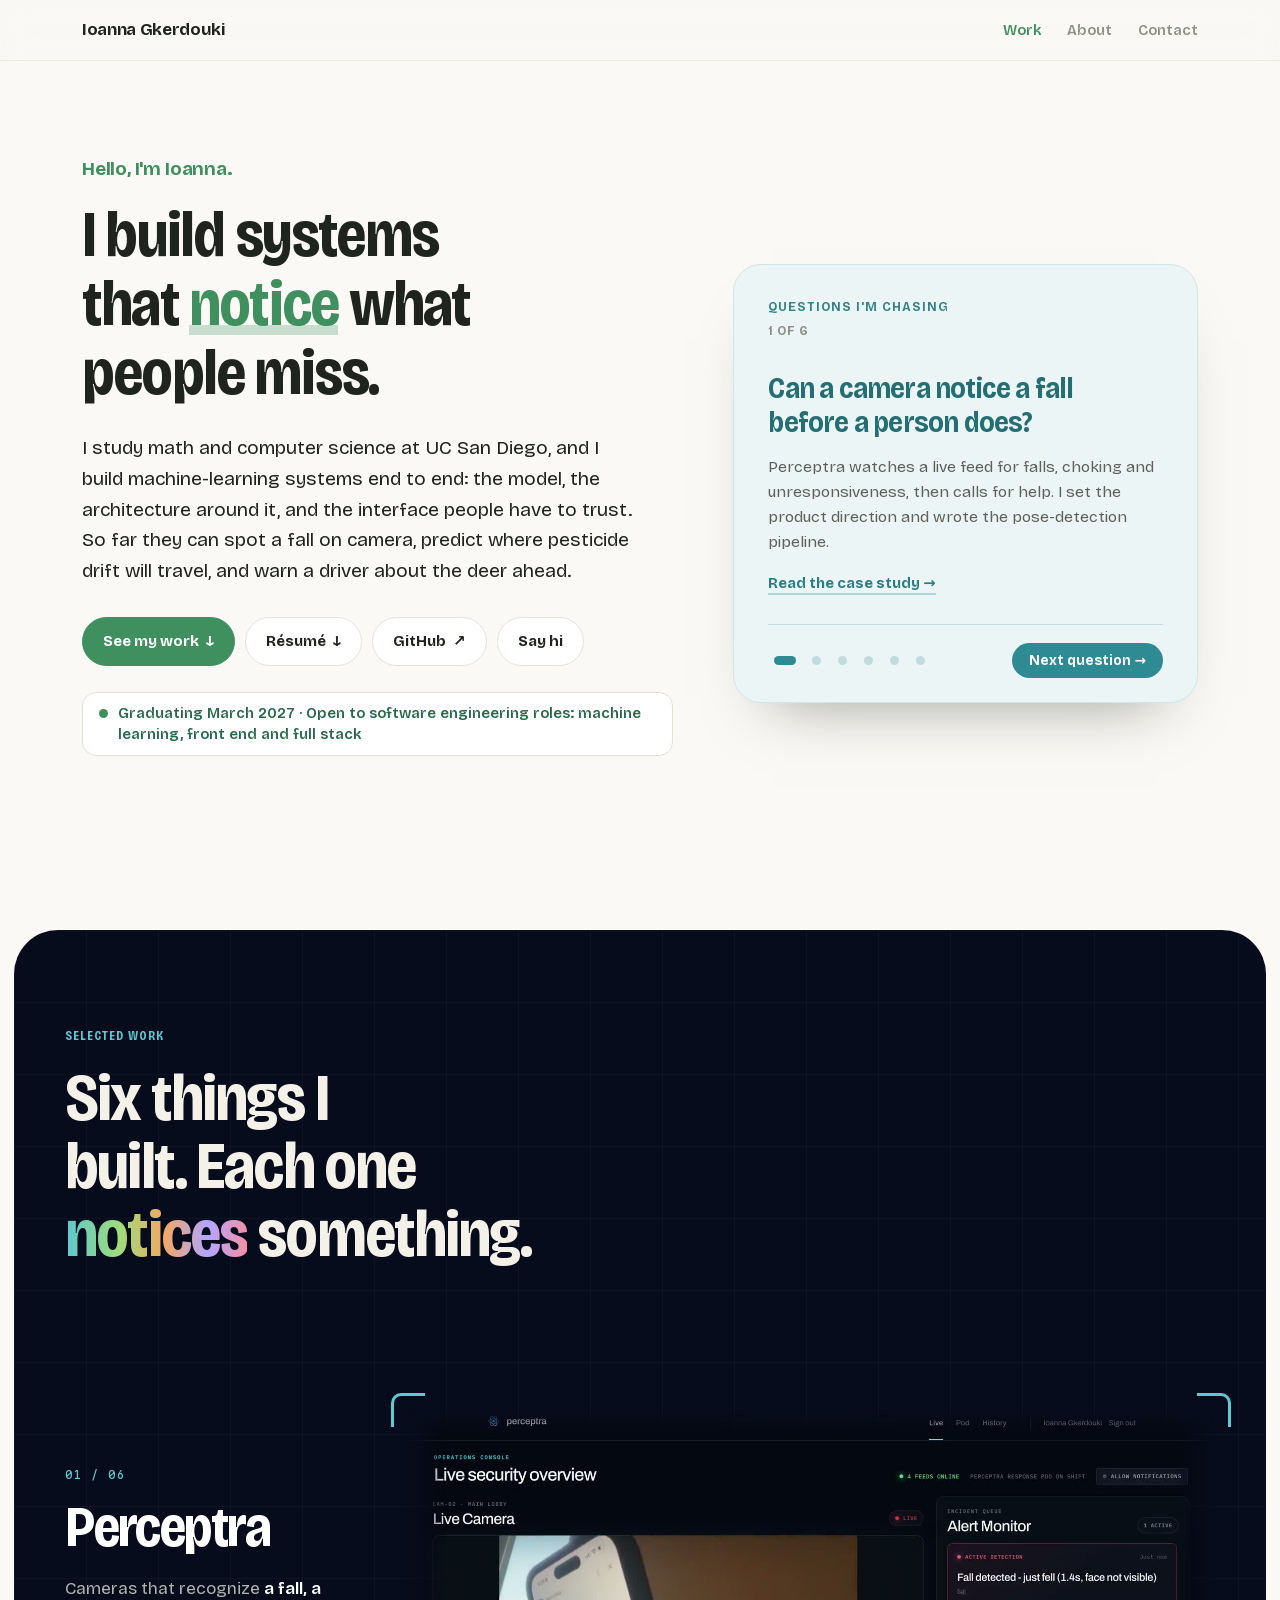
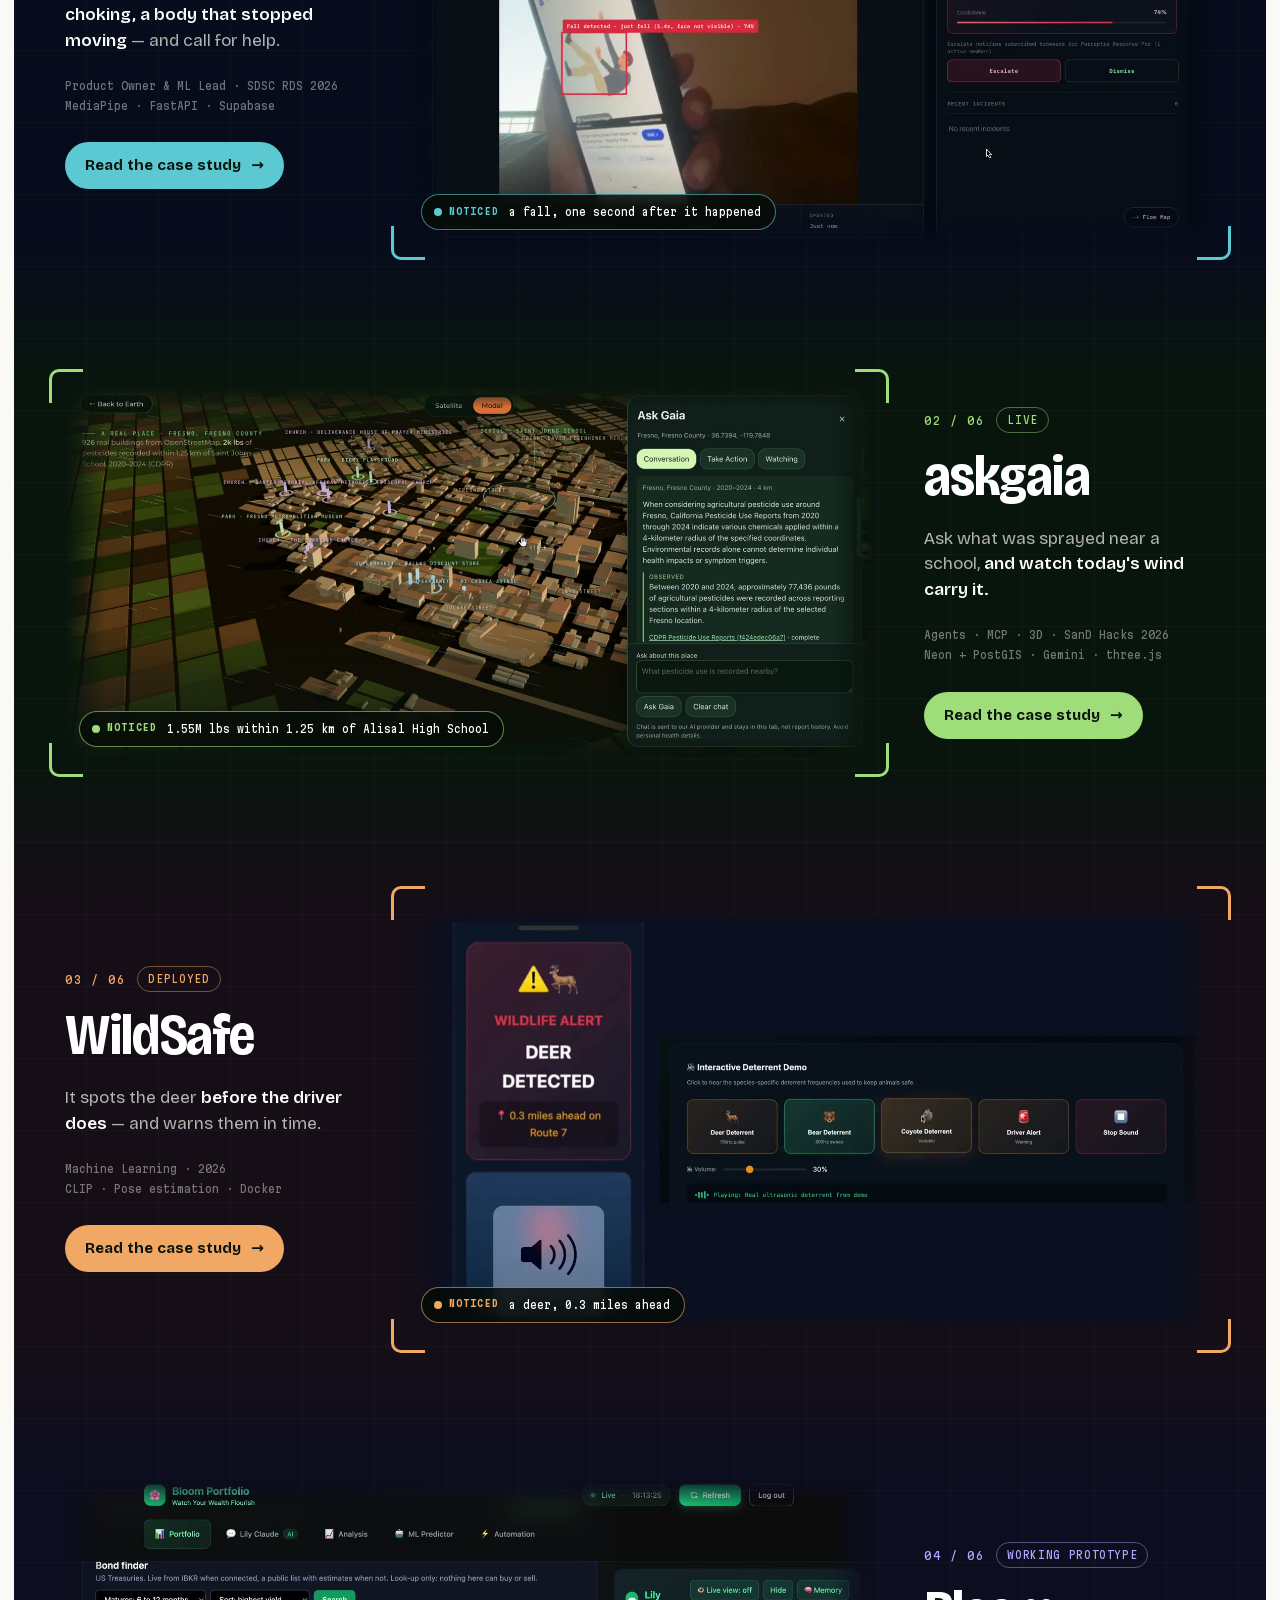
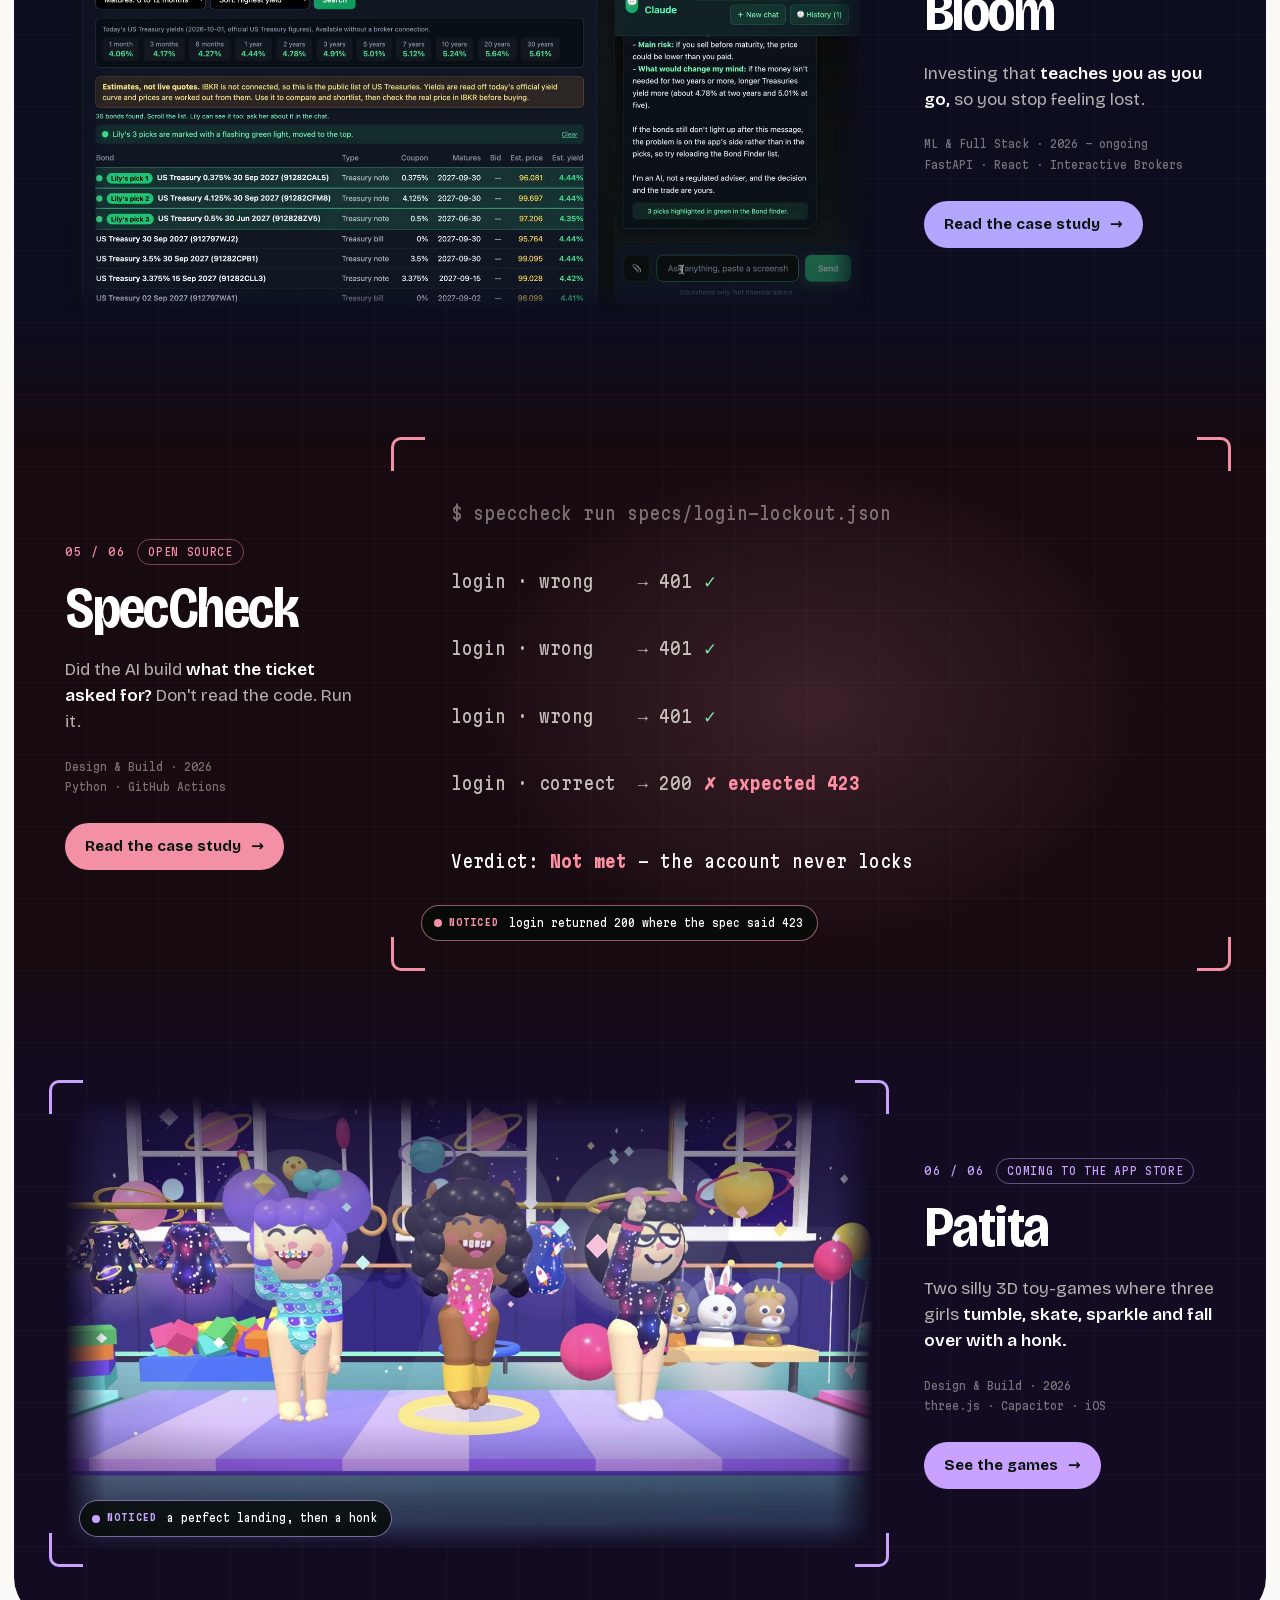
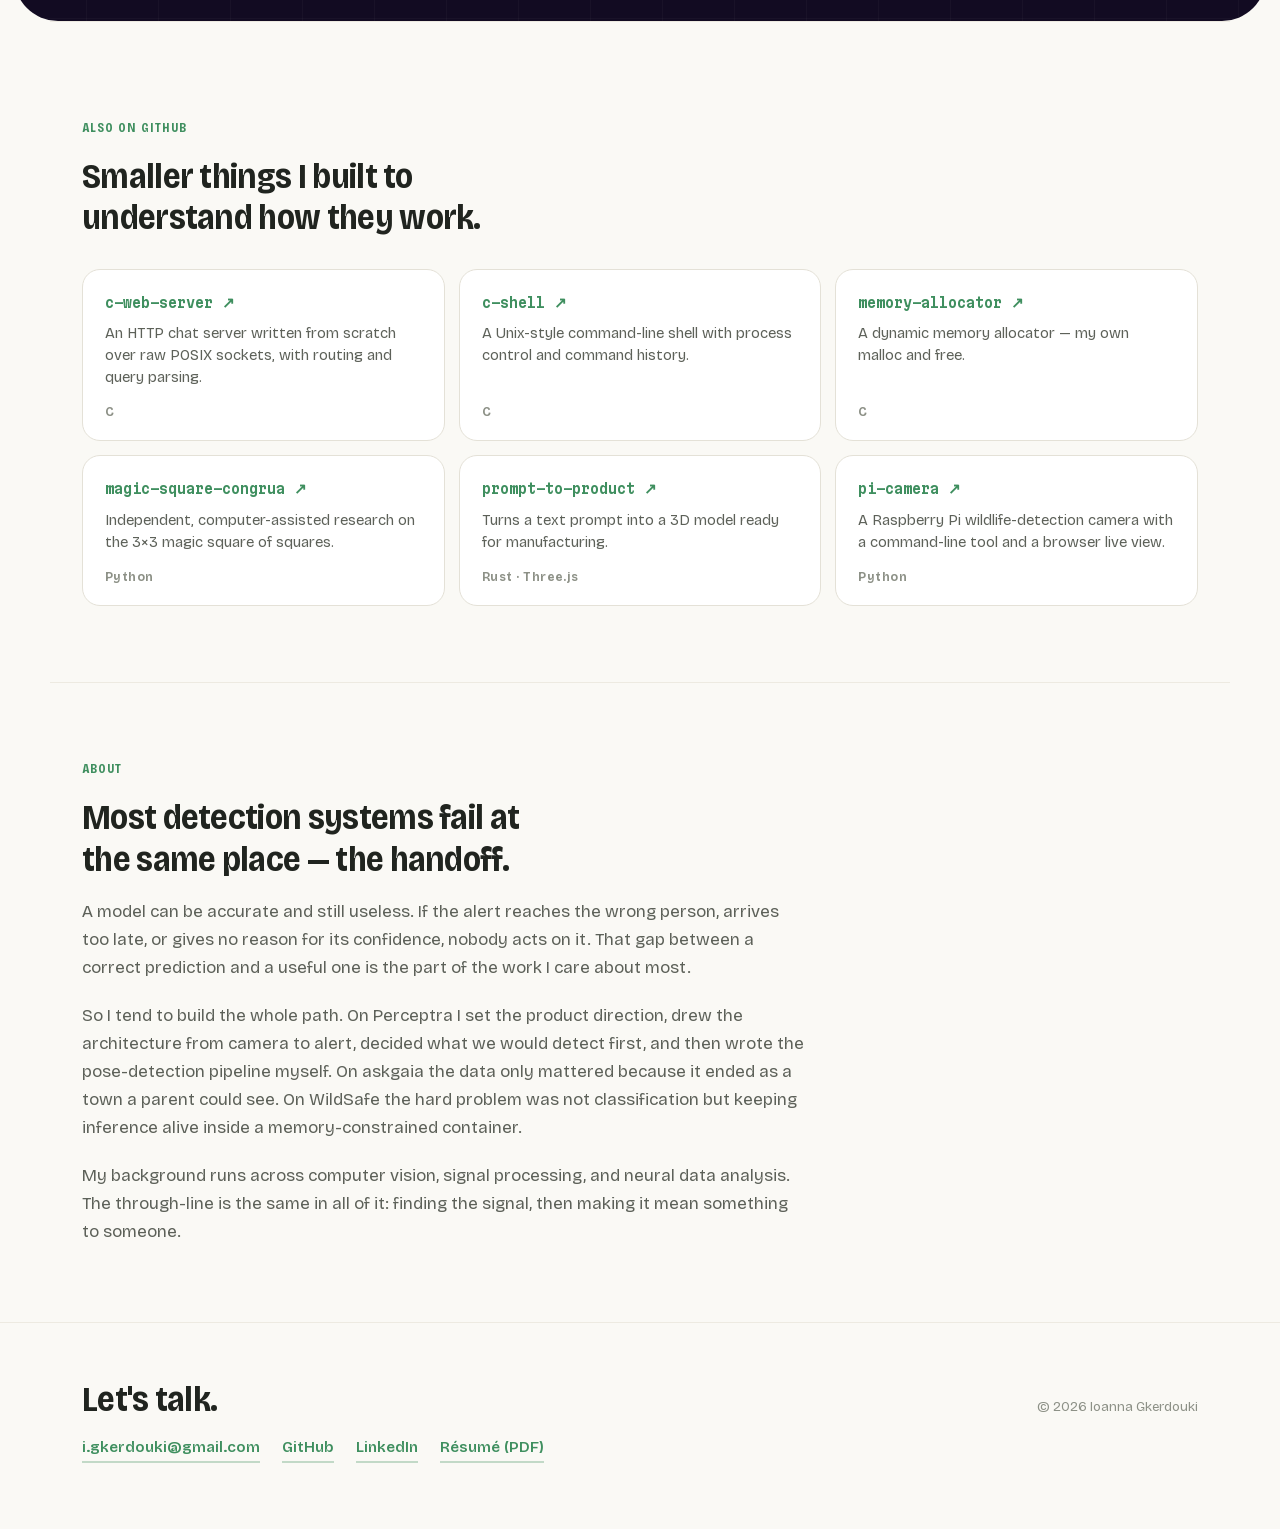
<file: classic.html>
<!doctype html>
<html lang="en">
<head>
<meta charset="utf-8">
<meta name="viewport" content="width=device-width, initial-scale=1">
<title>Ioanna Gkerdouki — Machine Learning & Product</title>
<meta name="description" content="Ioanna Gkerdouki — math and computer science at UC San Diego. I build machine learning systems end to end: computer vision, environmental modeling, neural signal decoding, and the interfaces that make them usable.">
<link rel="stylesheet" href="styles.css">
</head>
<body>

<nav class="nav">
  <div class="nav-inner">
    <a class="nav-name" href="index.html" title="Back to the galaxy">Ioanna Gkerdouki</a>
    <div class="nav-links">
      <a href="classic.html" aria-current="page">Work</a>
      <a href="#about">About</a>
      <a href="#contact">Contact</a>
    </div>
  </div>
</nav>

<header class="hero wrap">
  <div class="hero-copy">
    <p class="hello">Hello, I'm Ioanna.</p>
    <h1 class="display">I build systems that <em>notice</em> what people miss.</h1>
    <p class="lead">
      I study math and computer science at UC San Diego, and I build machine-learning
      systems end to end: the model, the architecture around it, and the interface people
      have to trust. So far they can spot a fall on camera, predict where pesticide drift
      will travel, and warn a driver about the deer ahead.
    </p>
    <div class="hero-actions">
      <a class="btn btn-primary" href="#work">See my work <span aria-hidden="true">↓</span></a>
      <a class="btn" href="assets/Ioanna_Gkerdouki_Resume.pdf">Résumé <span aria-hidden="true">↓</span></a>
      <a class="btn" href="https://github.com/Igkerdouki">GitHub <span aria-hidden="true">↗</span></a>
      <a class="btn" href="mailto:i.gkerdouki@gmail.com">Say hi</a>
    </div>
    <p class="hero-open"><span class="hero-open-dot" aria-hidden="true"></span>Graduating March 2027 · Open to software engineering roles: machine learning, front end and full stack</p>
  </div>

  <aside class="hero-side" aria-label="Questions I'm chasing">
    <div class="wonder">
      <div class="wonder-label">
        Questions I'm chasing
        <span class="wonder-count" aria-hidden="true"></span>
      </div>

      <div class="wonder-items">
        <article class="wonder-item is-on" style="--tint:#2f8b93;">
          <h2 class="wonder-q">Can a camera notice a fall before a person does?</h2>
          <p class="wonder-a">
            Perceptra watches a live feed for falls, choking and unresponsiveness, then calls
            for help. I set the product direction and wrote the pose-detection pipeline.
          </p>
          <a class="wonder-link" href="work/perceptra.html">Read the case study →</a>
        </article>

        <article class="wonder-item" style="--tint:#c2556f;">
          <h2 class="wonder-q">Did the AI actually build what the ticket asked for?</h2>
          <p class="wonder-a">
            SpecCheck doesn't read the diff and guess. It runs every requirement against the
            live app, fast-forwards the clock when it has to, and posts the evidence.
          </p>
          <a class="wonder-link" href="work/speccheck.html">Read the case study →</a>
        </article>

        <article class="wonder-item" style="--tint:#d1803a;">
          <h2 class="wonder-q">Can a roadside camera tell a deer from a bear?</h2>
          <p class="wonder-a">
            WildSafe can, and the accuracy was fantastic: 94 to 99% per species, built on
            CLIP, OpenAI's pre-trained vision model. It warns the driver, then plays a
            deterrent sound tuned to that animal.
          </p>
          <a class="wonder-link" href="work/wildsafe.html">Read the case study →</a>
        </article>

        <article class="wonder-item" style="--tint:#3f8f5f;">
          <h2 class="wonder-q">Where does the spray go once it leaves the field?</h2>
          <p class="wonder-a">
            askgaia rebuilds a real town in 3D, runs a drift model on today's wind, and lets an
            AI investigator answer what was sprayed nearby, with every claim sourced.
          </p>
          <a class="wonder-link" href="work/askgaia.html">Read the case study →</a>
        </article>

        <article class="wonder-item" style="--tint:#6a5acd;">
          <h2 class="wonder-q">Is there a 3×3 magic square made only of square numbers?</h2>
          <p class="wonder-a">
            Nobody knows — the problem has been open since 1984. I'm chasing it on my own
            time with computer-assisted search, and keeping honest notes on what fails.
          </p>
          <a class="wonder-link" href="https://github.com/Igkerdouki/magic-square-congrua">See the research on GitHub ↗</a>
        </article>

        <article class="wonder-item" style="--tint:#2f8b93;">
          <h2 class="wonder-q">What colour did the eye just see?</h2>
          <p class="wonder-a">
            In the IEBL lab at UC San Diego I build pipelines that decode neural signals —
            right now, classifying colour from optic nerve recordings.
          </p>
        </article>
      </div>

      <div class="wonder-nav">
        <div class="wonder-dots"></div>
        <button class="wonder-next" type="button">Next question <span aria-hidden="true">→</span></button>
      </div>
    </div>
  </aside>
</header>

<section class="stage" id="work">
  <div class="stage-inner">
    <header class="stage-head">
      <span class="eyebrow">Selected work</span>
      <h2>Six things I built. Each one <em>notices</em> something.</h2>
    </header>

    <a class="scene" href="work/perceptra.html" style="--tint:#5cc8d1; --ground:#070c1c;">
      <div class="scene-text">
        <span class="scene-no">01 / 06 </span>
        <h3 class="scene-name">Perceptra</h3>
        <p class="scene-line">Cameras that recognize <b>a fall, a choking, a body that stopped moving</b> — and call for help.</p>
        <p class="scene-meta">Product Owner &amp; ML Lead · SDSC RDS 2026<br>MediaPipe · FastAPI · Supabase</p>
        <span class="scene-cta">Read the case study <i aria-hidden="true">→</i></span>
      </div>
      <div class="scene-media">
        <div class="vf">
          <video src="assets/perceptra-fall-demo.mp4" poster="assets/perceptra-fall-demo.jpg" width="1600" height="862" muted loop playsinline preload="none" aria-label="Screen recording of Perceptra's live console: a picture of a falling person is held up to the camera, a red box appears around it, and the Alert Monitor raises 'Fall detected'."></video>
          <i class="vf-c tl"></i><i class="vf-c tr"></i><i class="vf-c bl"></i><i class="vf-c br"></i>
          <span class="vf-tag"><b>Noticed</b>a fall, one second after it happened</span>
        </div>
      </div>
    </a>

    <a class="scene" href="work/askgaia.html" style="--tint:#9fdc7a; --ground:#08150d;">
      <div class="scene-text">
        <span class="scene-no">02 / 06 <span class="scene-status">Live</span></span>
        <h3 class="scene-name">askgaia</h3>
        <p class="scene-line">Ask what was sprayed near a school, <b>and watch today's wind carry it.</b></p>
        <p class="scene-meta">Agents · MCP · 3D · SanD Hacks 2026<br>Neon + PostGIS · Gemini · three.js</p>
        <span class="scene-cta">Read the case study <i aria-hidden="true">→</i></span>
      </div>
      <div class="scene-media">
        <div class="vf">
          <video src="assets/askgaia-demo.mp4" poster="assets/askgaia-demo.jpg" muted loop playsinline preload="none" aria-label="Screen recording of askgaia: particle Earth, warp into the 3D map, a real town model and the Ask Gaia chat."></video>
          <i class="vf-c tl"></i><i class="vf-c tr"></i><i class="vf-c bl"></i><i class="vf-c br"></i>
          <span class="vf-tag"><b>Noticed</b>1.55M lbs within 1.25 km of Alisal High School</span>
        </div>
      </div>
    </a>

    <a class="scene" href="work/wildsafe.html" style="--tint:#f2a865; --ground:#160e17;">
      <div class="scene-text">
        <span class="scene-no">03 / 06 <span class="scene-status">Deployed</span></span>
        <h3 class="scene-name">WildSafe</h3>
        <p class="scene-line">It spots the deer <b>before the driver does</b> — and warns them in time.</p>
        <p class="scene-meta">Machine Learning · 2026<br>CLIP · Pose estimation · Docker</p>
        <span class="scene-cta">Read the case study <i aria-hidden="true">→</i></span>
      </div>
      <div class="scene-media">
        <div class="vf">
          <video src="assets/wildsafe-wide.mp4" poster="assets/wildsafe-wide.jpg" width="1600" height="862" muted loop playsinline preload="none" aria-label="Two recordings side by side: the WildSafe phone alert reading 'Wildlife alert — deer detected, 0.3 miles ahead on Route 7', and the interactive deterrent demo playing a species-specific sound."></video>
          <i class="vf-c tl"></i><i class="vf-c tr"></i><i class="vf-c bl"></i><i class="vf-c br"></i>
          <span class="vf-tag"><b>Noticed</b>a deer, 0.3 miles ahead</span>
        </div>
      </div>
    </a>

    <a class="scene" href="work/bloom.html" style="--tint:#b3a6ff; --ground:#0c0d1f;">
      <div class="scene-text">
        <span class="scene-no">04 / 06 <span class="scene-status">Working prototype</span></span>
        <h3 class="scene-name">Bloom</h3>
        <p class="scene-line">Investing that <b>teaches you as you go,</b> so you stop feeling lost.</p>
        <p class="scene-meta">ML &amp; Full Stack · 2026 — ongoing<br>FastAPI · React · Interactive Brokers</p>
        <span class="scene-cta">Read the case study <i aria-hidden="true">→</i></span>
      </div>
      <div class="scene-media">
        <div class="vf">
          <video src="assets/bloom-lily-demo.mp4" poster="assets/bloom-lily-demo.jpg" width="1600" height="862" muted loop playsinline preload="none" aria-label="Screen recording of Bloom: a question is typed to the assistant, and three bonds light up green in the bond finder."></video>
          <i class="vf-c tl"></i><i class="vf-c tr"></i><i class="vf-c bl"></i><i class="vf-c br"></i>
          <span class="vf-tag"><b>Noticed</b>three Treasuries worth a second look</span>
        </div>
      </div>
    </a>

    <a class="scene" href="work/speccheck.html" style="--tint:#f490a6; --ground:#170a10;">
      <div class="scene-text">
        <span class="scene-no">05 / 06 <span class="scene-status">Open source</span></span>
        <h3 class="scene-name">SpecCheck</h3>
        <p class="scene-line">Did the AI build <b>what the ticket asked for?</b> Don't read the code. Run it.</p>
        <p class="scene-meta">Design &amp; Build · 2026<br>Python · GitHub Actions</p>
        <span class="scene-cta">Read the case study <i aria-hidden="true">→</i></span>
      </div>
      <div class="scene-media">
        <div class="vf">
          <pre class="vf-trace" aria-label="SpecCheck output: three wrong passwords return 401 as expected, then the correct password returns 200 where 423 was expected."><span>$ speccheck run specs/login-lockout.json</span>
<span>login · wrong    → 401 <b class="ok">✓</b></span>
<span>login · wrong    → 401 <b class="ok">✓</b></span>
<span>login · wrong    → 401 <b class="ok">✓</b></span>
<span>login · correct  → 200 <b class="bad">✗ expected 423</b></span>
<span class="verdict">Verdict: <b class="bad">Not met</b> — the account never locks</span></pre>
          <i class="vf-c tl"></i><i class="vf-c tr"></i><i class="vf-c bl"></i><i class="vf-c br"></i>
          <span class="vf-tag"><b>Noticed</b>login returned 200 where the spec said 423</span>
        </div>
      </div>
    </a>

    <a class="scene" href="work/patita.html" style="--tint:#c9a2ff; --ground:#120b22;">
      <div class="scene-text">
        <span class="scene-no">06 / 06 <span class="scene-status">Coming to the App Store</span></span>
        <h3 class="scene-name">Patita</h3>
        <p class="scene-line">Two silly 3D toy-games where three girls <b>tumble, skate, sparkle and fall over with a honk.</b></p>
        <p class="scene-meta">Design &amp; Build · 2026<br>three.js · Capacitor · iOS</p>
        <span class="scene-cta">See the games <i aria-hidden="true">→</i></span>
      </div>
      <div class="scene-media">
        <div class="vf">
          <video src="assets/patita-reel.mp4" poster="assets/patita-reel.jpg" width="1600" height="900" muted loop playsinline preload="none" aria-label="Screenshots from the Patita games fading one into the next: the three girls lined up on the gymnastics floor, a girl skating on the ice, a rail of sparkly leotards, and the space rink."></video>
          <i class="vf-c tl"></i><i class="vf-c tr"></i><i class="vf-c bl"></i><i class="vf-c br"></i>
          <span class="vf-tag"><b>Noticed</b>a perfect landing, then a honk</span>
        </div>
      </div>
    </a>

  </div>
</section>

<section class="wrap" id="code">
  <span class="eyebrow">Also on GitHub</span>
  <div class="narrow">
    <h2>Smaller things I built to understand how they work.</h2>
  </div>

  <div class="repos">
    <a class="repo" href="https://github.com/Igkerdouki/c-web-server">
      <span class="repo-name">c-web-server <span aria-hidden="true">↗</span></span>
      <span class="repo-desc">An HTTP chat server written from scratch over raw POSIX sockets, with routing and query parsing.</span>
      <span class="repo-lang">C</span>
    </a>
    <a class="repo" href="https://github.com/Igkerdouki/c-shell">
      <span class="repo-name">c-shell <span aria-hidden="true">↗</span></span>
      <span class="repo-desc">A Unix-style command-line shell with process control and command history.</span>
      <span class="repo-lang">C</span>
    </a>
    <a class="repo" href="https://github.com/Igkerdouki/memory-allocator">
      <span class="repo-name">memory-allocator <span aria-hidden="true">↗</span></span>
      <span class="repo-desc">A dynamic memory allocator — my own malloc and free.</span>
      <span class="repo-lang">C</span>
    </a>
    <a class="repo" href="https://github.com/Igkerdouki/magic-square-congrua">
      <span class="repo-name">magic-square-congrua <span aria-hidden="true">↗</span></span>
      <span class="repo-desc">Independent, computer-assisted research on the 3×3 magic square of squares.</span>
      <span class="repo-lang">Python</span>
    </a>
    <a class="repo" href="https://github.com/Igkerdouki/prompt-to-product">
      <span class="repo-name">prompt-to-product <span aria-hidden="true">↗</span></span>
      <span class="repo-desc">Turns a text prompt into a 3D model ready for manufacturing.</span>
      <span class="repo-lang">Rust · Three.js</span>
    </a>
    <a class="repo" href="https://github.com/Igkerdouki/pi-camera">
      <span class="repo-name">pi-camera <span aria-hidden="true">↗</span></span>
      <span class="repo-desc">A Raspberry Pi wildlife-detection camera with a command-line tool and a browser live view.</span>
      <span class="repo-lang">Python</span>
    </a>
  </div>
</section>

<section class="wrap" id="about">
  <span class="eyebrow">About</span>
  <div class="narrow">
    <h2>Most detection systems fail at the same place — the handoff.</h2>
    <p>
      A model can be accurate and still useless. If the alert reaches the wrong person,
      arrives too late, or gives no reason for its confidence, nobody acts on it. That
      gap between a correct prediction and a useful one is the part of the work I care
      about most.
    </p>
    <p>
      So I tend to build the whole path. On Perceptra I set the product direction, drew
      the architecture from camera to alert, decided what we would detect first, and then
      wrote the pose-detection pipeline myself. On askgaia the data only mattered
      because it ended as a town a parent could see. On WildSafe the hard problem was not
      classification but keeping inference alive inside a memory-constrained container.
    </p>
    <p>
      My background runs across computer vision, signal processing, and neural data
      analysis. The through-line is the same in all of it: finding the signal, then making
      it mean something to someone.
    </p>
  </div>
</section>

<footer id="contact">
  <div class="wrap foot-inner">
    <div>
      <h2 style="margin-bottom:14px;">Let's talk.</h2>
      <div class="foot-links">
        <a href="mailto:i.gkerdouki@gmail.com">i.gkerdouki@gmail.com</a>
        <a href="https://github.com/Igkerdouki">GitHub</a>
        <a href="https://www.linkedin.com/in/ioanna-gkerdouki-821b10153/">LinkedIn</a>
        <a href="assets/Ioanna_Gkerdouki_Resume.pdf">Résumé (PDF)</a>
      </div>
    </div>
    <div class="foot-note">© 2026 Ioanna Gkerdouki</div>
  </div>
</footer>

<script src="site.js"></script>
</body>
</html>
</file>
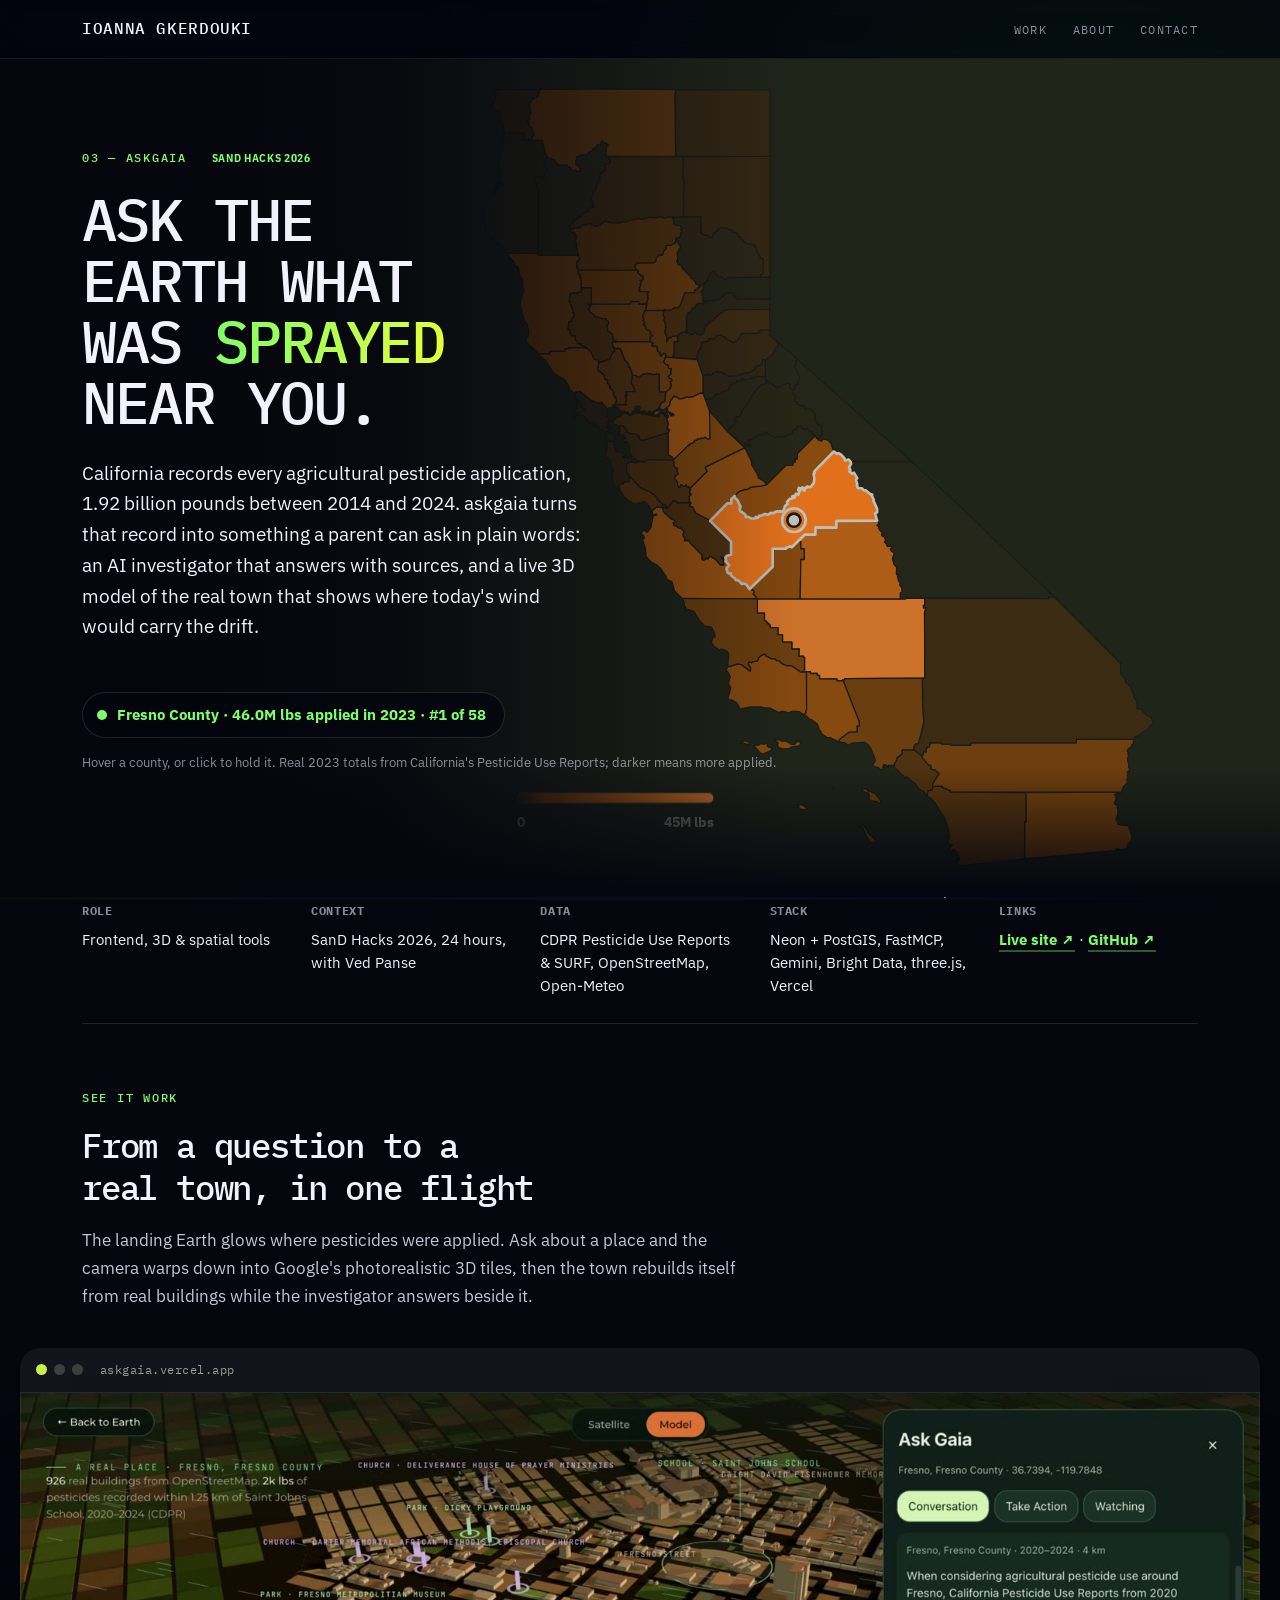
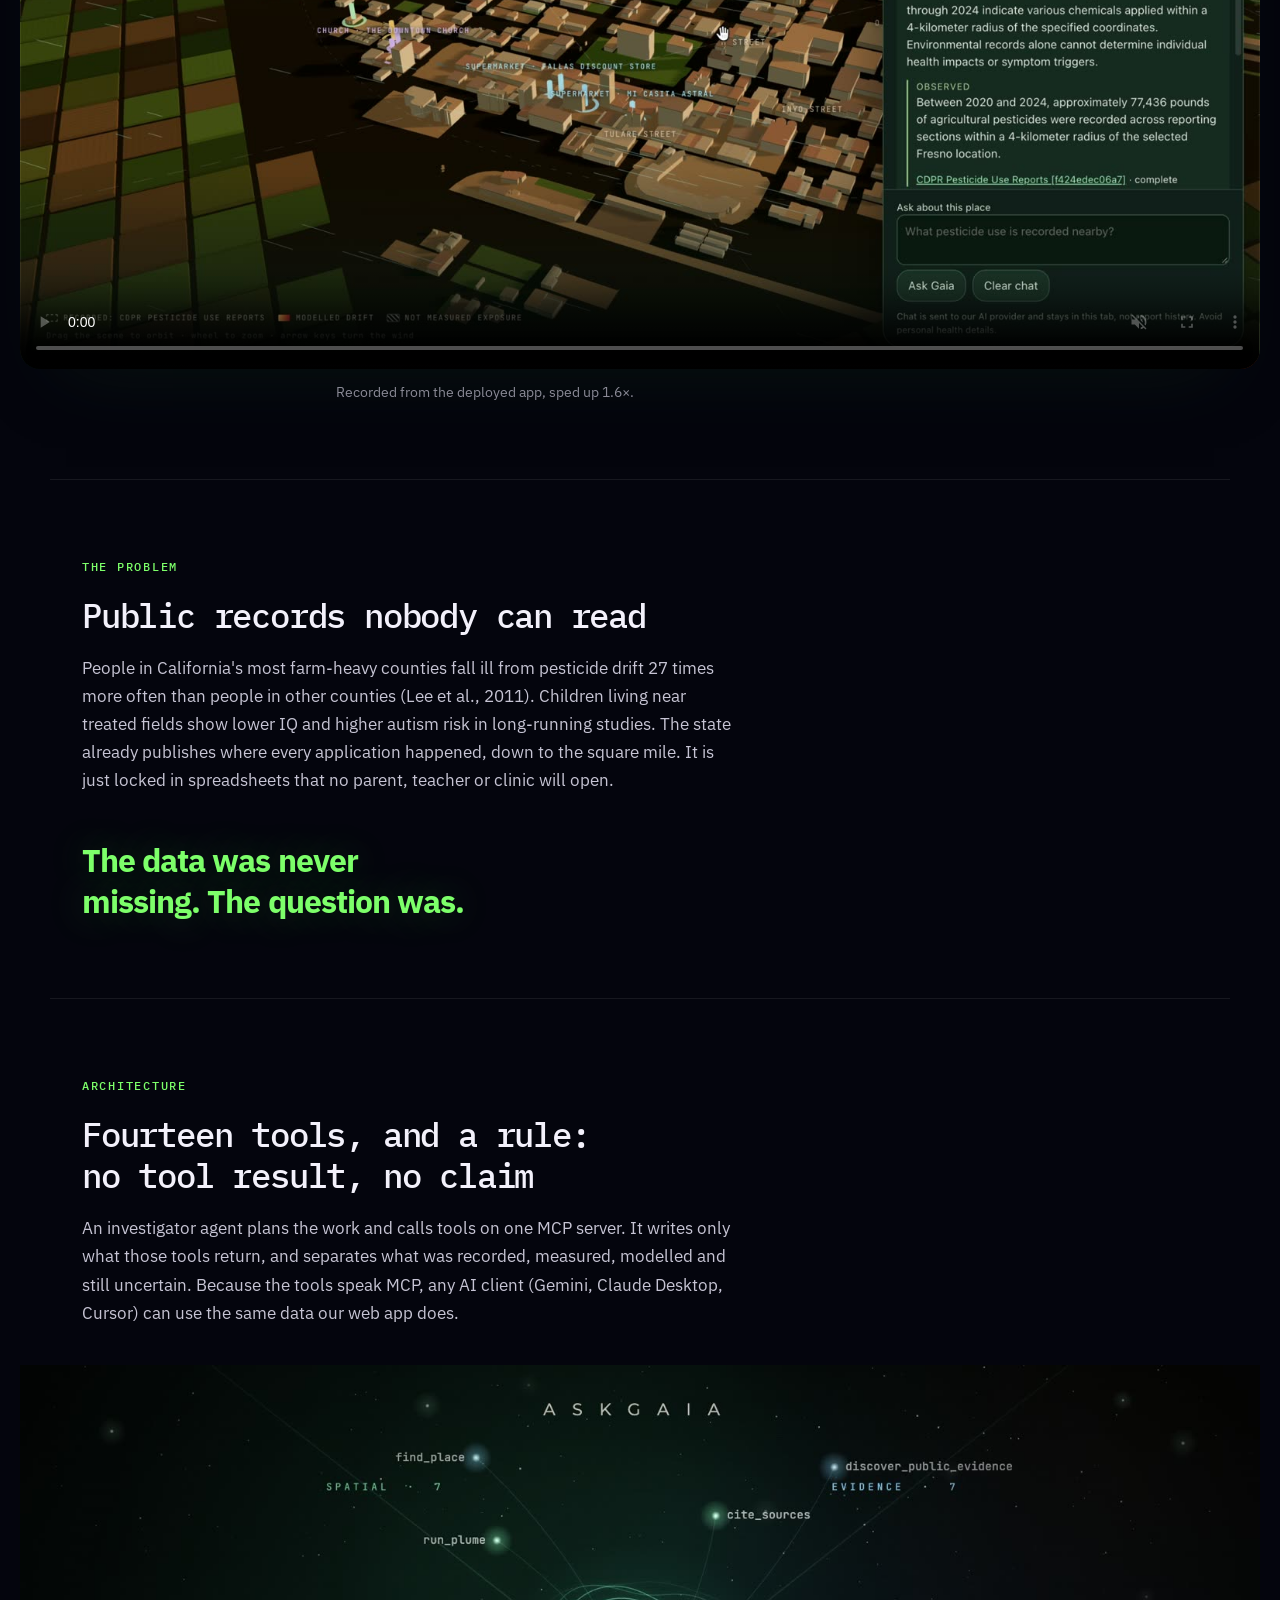
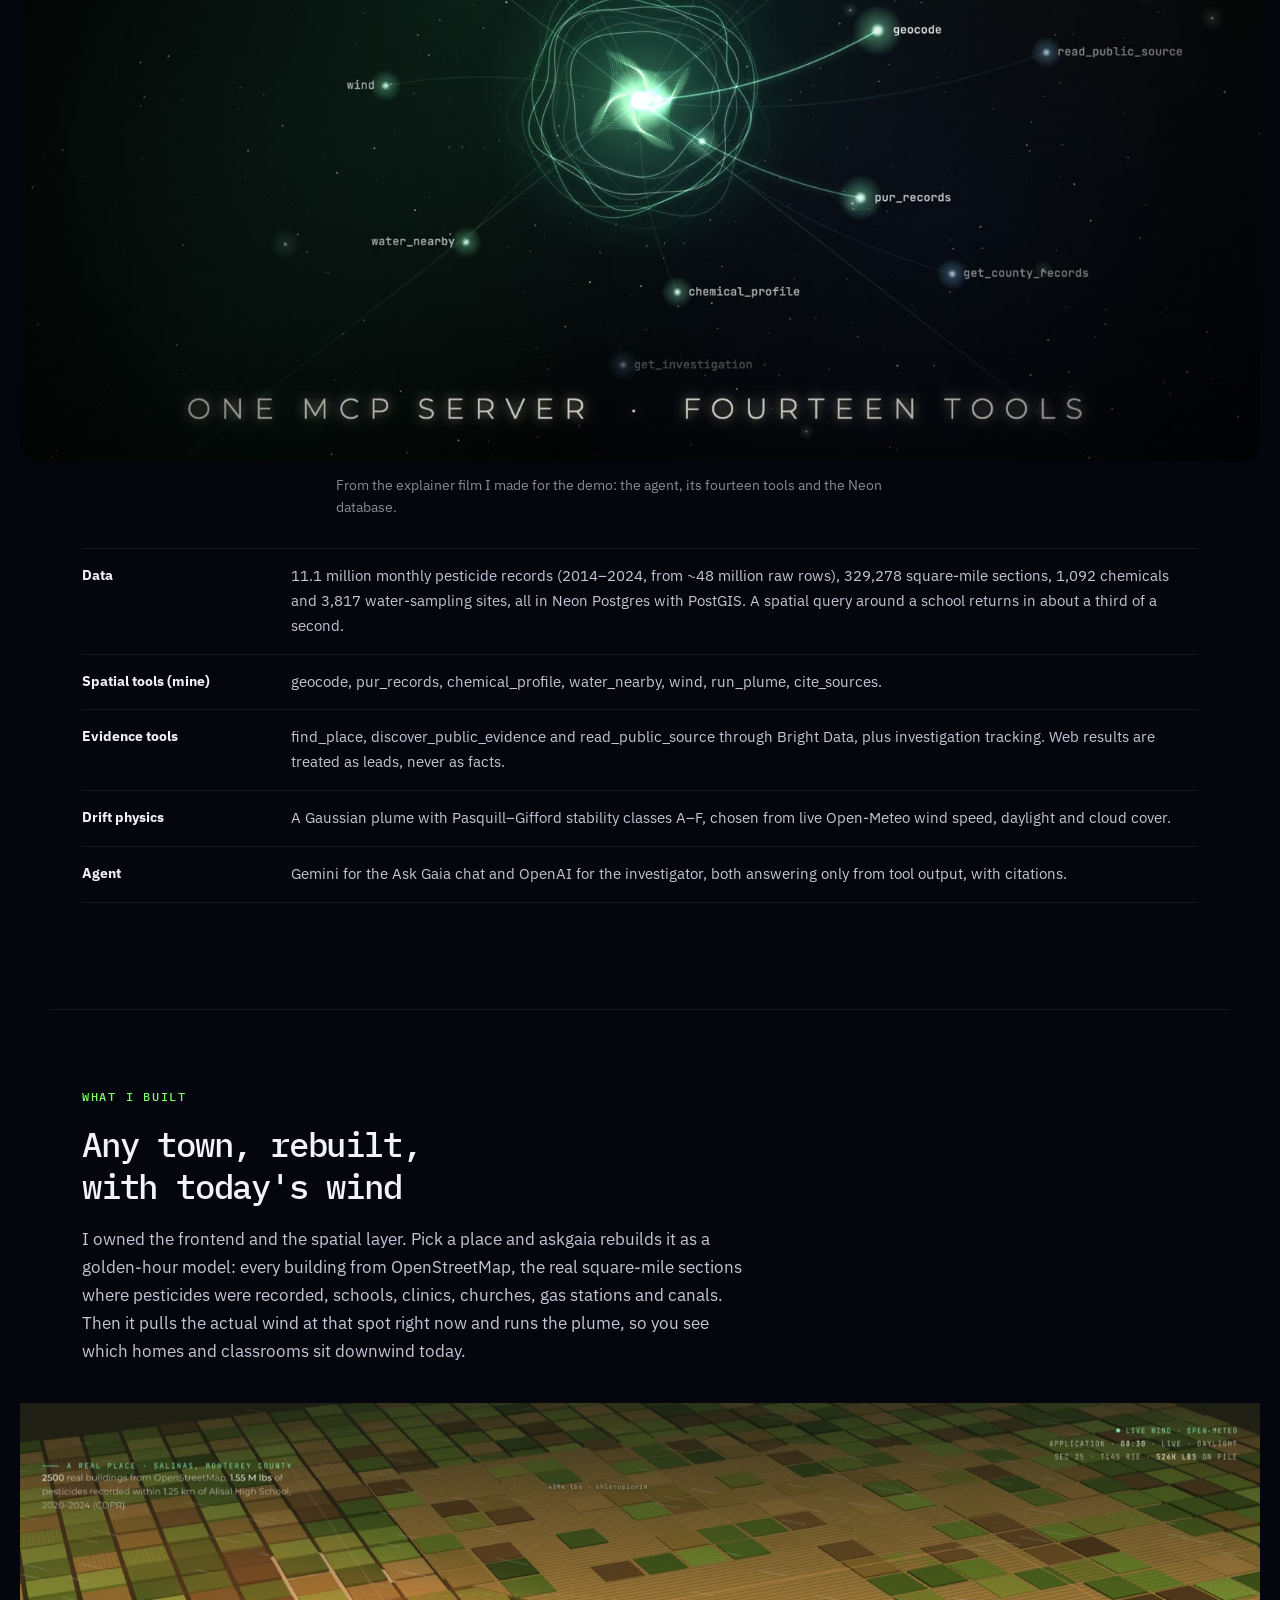
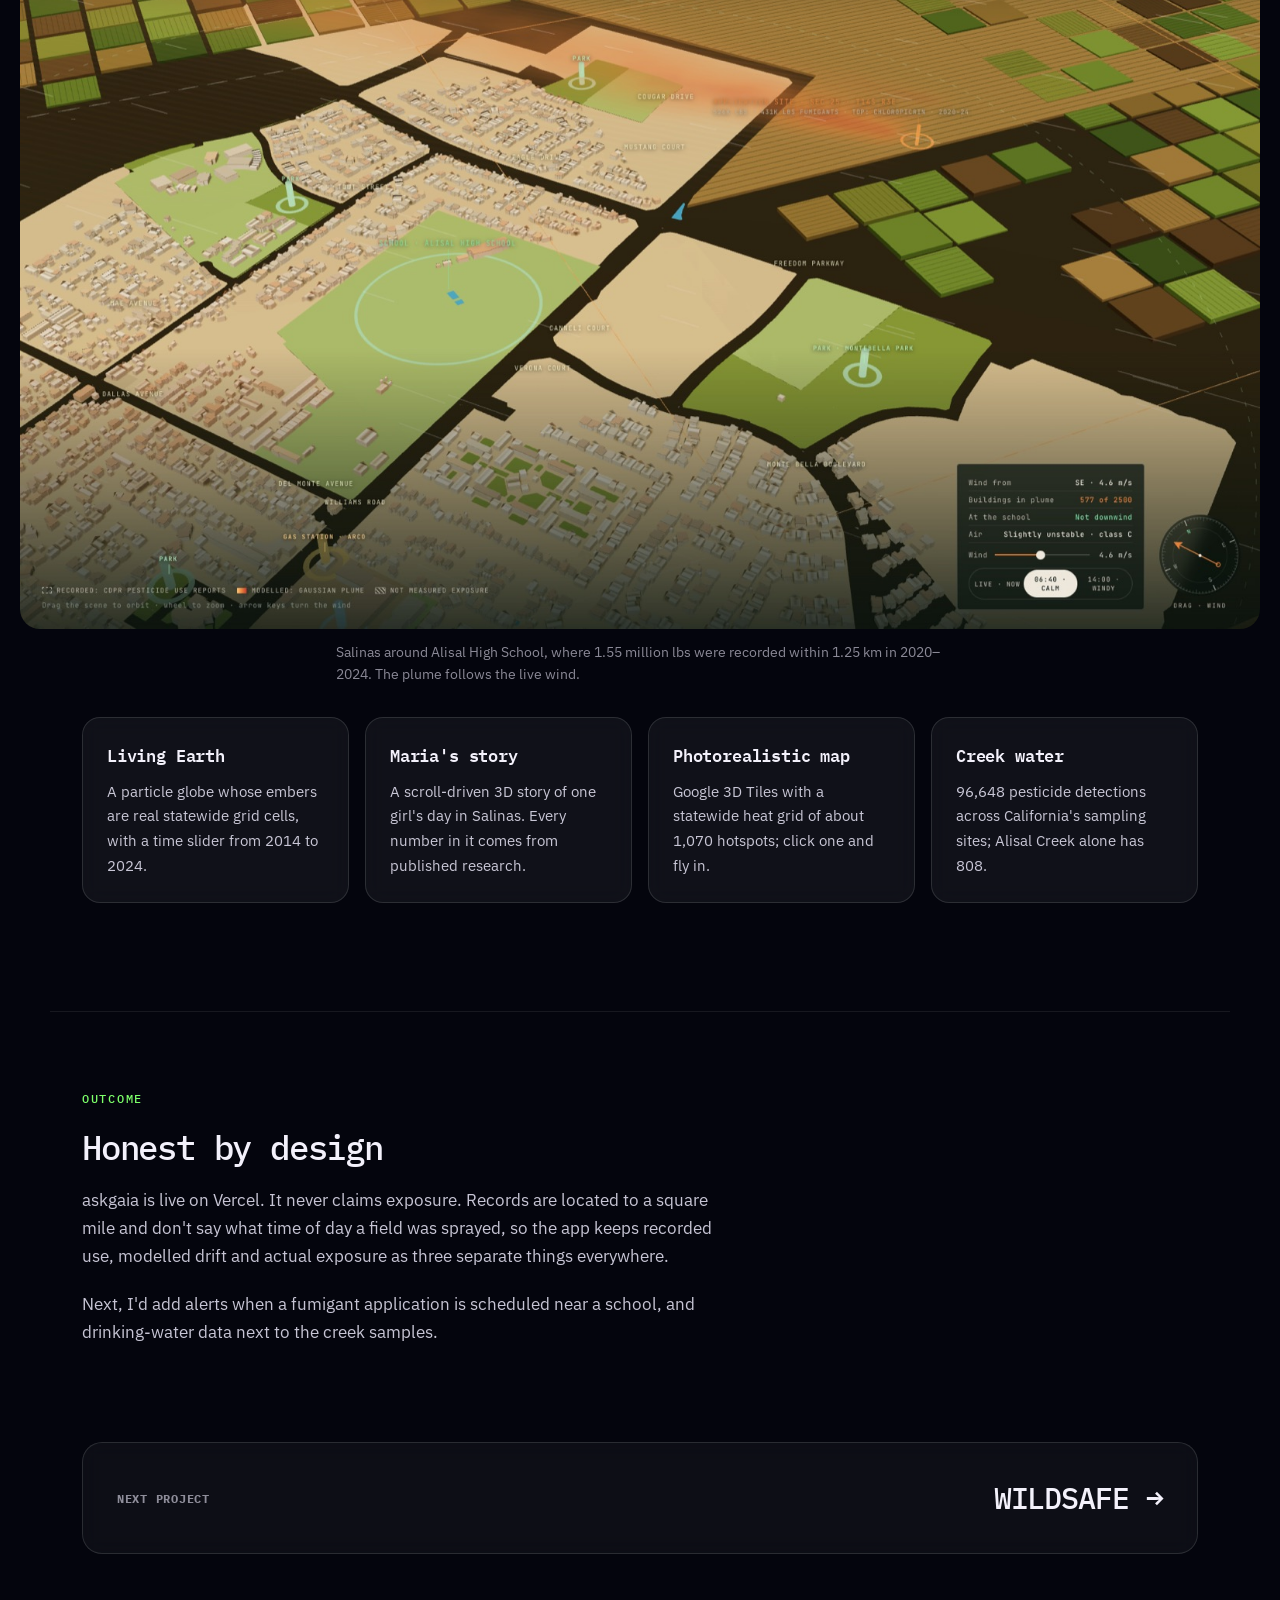
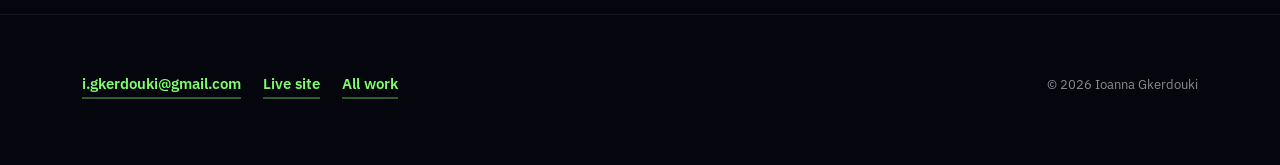
<file: work/askgaia.html>
<!doctype html>
<html lang="en">
<head>
<meta charset="utf-8">
<meta name="viewport" content="width=device-width, initial-scale=1">
<title>askgaia — Ioanna Gkerdouki</title>
<meta name="description" content="askgaia: an agentic environmental-intelligence platform for pesticide drift in California. 11 years of state records in Neon + PostGIS, an MCP server with 14 tools, and live 3D drift models of real towns.">
<link rel="stylesheet" href="../styles.css">
<link rel="stylesheet" href="../space.css">
</head>
<body class="space" style="--accent:#7dff6a; --accent-2:#e6ff3a;">

<nav class="nav">
  <div class="nav-inner">
    <a class="nav-name" href="../index.html">Ioanna Gkerdouki</a>
    <div class="nav-links">
      <a href="../index.html">Work</a>
      <a href="../classic.html#about">About</a>
      <a href="../classic.html#contact">Contact</a>
    </div>
  </div>
</nav>

<header class="case-hero geo-hero">
  <svg class="geo-map" viewBox="0 0 1440 640" preserveAspectRatio="xMaxYMid slice" role="img" aria-label="Map of California's 58 counties shaded by pounds of pesticide applied in 2023. Fresno and Kern are the darkest.">
    <rect width="1440" height="640" fill="#eef3e8"/>
    <g class="geo-counties" stroke="#fbfcf8" stroke-width="1" stroke-linejoin="round">
      <path class="geo-county" data-county="Alameda" data-lbs="622388" data-rank="37" data-cx="956" data-cy="294" fill="#f2e2ca" d="M935.4 280.1 937.9 279.7 939.9 281.3 941.9 284.1 941.8 284.9 942.7 285.4 948.8 286.3 951.2 288.5 950.5 289.5 953.0 291.3 973.0 285.0 973.2 302.3 975.8 303.4 977.4 306.1 957.8 305.9 954.8 307.8 951.2 306.8 948.6 307.0 948.7 305.4 945.5 304.6 943.8 299.7 942.7 293.9 941.5 292.2 940.5 291.9 940.2 292.5 938.0 289.9 939.7 289.4 940.5 290.1 940.5 289.2 938.8 287.2 934.8 286.2 935.4 284.4 936.3 284.3 935.4 280.1ZM934.7 287.4 934.6 286.4 937.1 286.7 939.7 288.2 939.8 289.0 939.3 289.3 934.7 287.4Z"/>
      <path class="geo-county" data-county="Alpine" data-lbs="584" data-rank="58" data-cx="1060" data-cy="234" fill="#eef0e4" d="M1047.2 229.7 1053.4 224.7 1055.4 220.2 1056.7 219.6 1056.8 217.4 1055.6 215.2 1071.5 229.0 1069.9 233.3 1069.8 235.9 1070.7 236.5 1073.6 243.6 1072.3 246.5 1072.6 248.0 1069.6 249.0 1070.4 250.7 1069.3 251.2 1068.8 253.2 1065.7 250.8 1065.8 248.2 1065.1 247.5 1060.7 248.5 1056.5 251.4 1048.1 245.1 1047.2 245.7 1047.2 229.7Z"/>
      <path class="geo-county" data-county="Amador" data-lbs="189777" data-rank="45" data-cx="1023" data-cy="245" fill="#f2ebdc" d="M999.6 243.0 999.5 241.9 1000.5 241.2 1002.2 241.4 1003.8 240.6 1004.7 241.4 1006.7 240.8 1007.1 239.7 1008.9 238.9 1014.8 239.4 1017.0 241.2 1020.6 242.2 1025.6 241.6 1033.1 239.4 1035.0 239.5 1039.1 236.8 1040.2 234.3 1043.8 233.7 1045.3 229.5 1047.2 229.7 1047.2 241.8 1044.5 242.6 1040.5 242.3 1034.3 244.5 1031.9 244.8 1029.7 244.0 1027.8 245.7 1025.9 245.7 1024.7 247.2 1020.8 248.6 1019.9 251.3 1018.5 252.7 1014.0 254.4 1013.2 255.6 1009.9 256.0 1006.2 259.8 1005.2 259.3 1002.3 260.0 1001.1 259.6 999.6 254.9 999.6 243.0Z"/>
      <path class="geo-county" data-county="Butte" data-lbs="4651860" data-rank="19" data-cx="972" data-cy="166" fill="#ebc196" d="M957.1 192.1 955.6 192.0 957.5 182.9 957.2 179.2 958.2 177.5 951.4 177.6 950.9 176.1 951.4 175.6 950.9 175.2 952.0 172.3 951.4 171.7 952.7 170.2 951.2 169.5 953.8 167.8 953.6 165.2 952.7 165.9 949.8 163.0 949.9 161.1 949.1 161.4 948.1 160.5 947.6 158.4 948.8 155.7 962.2 155.4 963.5 154.3 963.7 152.3 965.9 149.4 968.7 149.6 969.2 146.8 971.2 144.8 971.7 142.2 975.5 142.2 976.9 140.8 978.3 140.8 979.1 139.0 980.7 139.0 980.7 141.2 982.1 141.7 982.6 144.0 981.9 145.2 981.0 145.2 981.0 146.6 980.0 147.5 980.4 153.8 979.5 153.8 979.5 154.7 980.4 154.7 980.4 156.5 982.9 157.5 983.4 159.4 984.3 159.4 985.1 161.2 986.7 162.1 986.7 163.0 987.5 162.9 987.6 163.8 989.5 164.7 989.5 165.6 990.4 165.6 990.5 167.2 992.4 168.1 993.2 169.9 994.1 169.9 994.1 171.7 996.1 172.2 997.0 174.4 995.6 174.4 995.6 175.6 993.4 176.3 993.0 178.5 985.7 178.5 982.3 188.2 980.6 189.8 977.2 190.2 976.5 191.1 972.8 192.0 970.4 191.2 969.8 192.6 969.5 191.9 957.1 192.1Z"/>
      <path class="geo-county" data-county="Calaveras" data-lbs="75427" data-rank="49" data-cx="1025" data-cy="263" fill="#f0eee1" d="M1007.1 271.9 1004.0 268.1 1001.1 259.6 1002.3 260.0 1005.2 259.3 1006.2 259.8 1009.9 256.0 1013.2 255.6 1014.0 254.4 1018.5 252.7 1019.9 251.3 1020.8 248.6 1024.7 247.2 1025.9 245.7 1027.8 245.7 1029.7 244.0 1031.9 244.8 1034.3 244.5 1040.5 242.3 1044.5 242.6 1047.2 241.8 1047.2 245.7 1048.1 245.1 1049.8 246.5 1046.4 248.4 1044.0 248.9 1041.7 250.7 1031.5 266.4 1030.4 267.2 1027.5 272.8 1025.8 273.3 1025.6 274.2 1025.0 273.4 1024.1 274.2 1024.5 274.8 1023.7 275.2 1025.2 276.3 1024.1 277.1 1023.7 278.7 1019.2 282.4 1018.2 284.2 1007.1 271.9Z"/>
      <path class="geo-county" data-county="Colusa" data-lbs="4066578" data-rank="21" data-cx="937" data-cy="200" fill="#ecc59c" d="M938.7 187.0 944.3 186.9 944.3 185.1 950.6 185.2 950.6 187.0 956.6 187.1 955.6 192.0 953.6 196.0 954.6 198.6 953.9 199.5 955.2 201.8 954.1 202.2 955.4 203.3 956.6 206.5 959.1 207.1 959.7 210.4 961.3 211.3 959.3 213.1 959.3 215.8 934.1 215.8 930.7 213.4 930.4 209.8 929.2 209.7 927.8 208.0 926.6 207.7 926.9 206.9 926.1 203.5 927.4 202.0 927.3 200.2 925.7 199.2 925.4 198.0 922.5 198.3 920.0 197.1 917.9 197.4 916.6 195.6 913.3 193.3 912.4 191.5 914.0 188.0 911.9 187.1 938.7 187.0Z"/>
      <path class="geo-county" data-county="Contra Costa" data-lbs="1069834" data-rank="35" data-cx="952" data-cy="281" fill="#f1d9ba" d="M970.2 267.4 972.0 267.9 971.8 269.7 968.6 270.1 968.8 268.4 970.2 267.4ZM972.4 272.5 972.0 271.7 972.7 271.8 972.4 272.5ZM971.9 274.6 973.2 278.5 972.1 282.6 973.4 282.4 974.2 283.4 973.3 285.0 953.0 291.3 950.5 289.5 951.2 288.5 948.8 286.3 944.0 285.9 941.8 284.9 941.9 284.1 939.9 281.3 937.9 279.7 935.4 280.1 933.4 279.1 931.8 279.4 929.7 276.0 931.1 276.6 933.1 274.2 932.8 272.9 934.5 273.6 936.1 273.0 938.9 270.0 941.5 270.4 943.8 272.3 947.6 270.4 949.9 270.0 965.5 273.3 966.7 272.5 964.8 272.0 967.3 270.1 969.6 271.1 970.6 272.5 971.8 271.8 971.9 274.6ZM967.2 268.1 968.6 268.3 968.6 270.1 967.2 269.9 967.2 268.1ZM958.8 271.9 958.1 270.7 958.5 270.3 958.8 271.9ZM957.9 270.8 958.5 271.5 957.6 271.6 957.9 270.8Z"/>
      <path class="geo-county" data-county="Del Norte" data-lbs="278051" data-rank="44" data-cx="857" data-cy="43" fill="#f3e9d8" d="M875.4 23.2 874.5 23.8 874.6 26.1 873.0 29.3 871.6 29.2 870.6 30.7 869.5 30.3 868.7 30.8 868.7 32.1 867.7 33.6 866.1 33.9 867.6 36.0 866.9 36.9 868.3 41.2 866.8 43.9 867.3 46.0 866.4 46.2 865.3 48.6 866.9 48.6 867.2 50.0 866.6 51.0 868.6 52.1 869.5 55.7 870.7 56.9 870.2 58.8 868.8 59.5 869.2 60.8 868.2 61.9 862.8 62.0 862.8 56.8 848.1 56.8 847.3 53.9 847.8 51.7 846.3 50.2 846.3 48.2 844.6 44.7 843.8 40.6 842.9 39.4 840.7 38.9 838.6 36.7 840.2 33.6 841.5 27.7 840.8 23.3 875.4 23.2Z"/>
      <path class="geo-county" data-county="El Dorado" data-lbs="385514" data-rank="42" data-cx="1025" data-cy="225" fill="#f3e7d4" d="M1041.6 209.1 1043.2 208.2 1043.6 206.9 1050.7 206.8 1050.7 211.1 1055.6 215.2 1056.8 217.4 1056.7 219.6 1055.4 220.2 1053.4 224.7 1047.2 229.7 1045.3 229.5 1043.8 233.7 1040.2 234.3 1039.1 236.8 1035.7 239.3 1031.8 239.6 1025.6 241.6 1019.4 242.2 1014.8 239.4 1010.8 238.7 1008.9 238.9 1007.1 239.7 1006.7 240.8 1004.7 241.4 1003.8 240.6 999.5 241.9 995.0 228.8 994.3 229.5 993.9 229.1 996.5 221.9 998.0 220.6 997.9 218.3 998.6 218.0 998.3 217.3 998.9 216.3 1004.0 215.1 1004.0 213.3 1008.0 214.1 1008.5 212.5 1009.3 212.7 1010.3 211.1 1013.0 210.6 1015.7 212.2 1016.2 212.0 1018.2 214.3 1020.3 214.7 1022.7 216.5 1026.1 214.7 1029.1 209.3 1041.6 209.1Z"/>
      <path class="geo-county" data-county="Fresno" data-lbs="45988475" data-rank="1" data-cx="1069" data-cy="352" fill="#b9611f" d="M1058.5 345.0 1060.1 345.6 1061.3 344.0 1062.1 341.4 1064.1 339.6 1063.7 338.1 1065.8 335.7 1067.8 335.4 1067.8 333.8 1068.8 333.6 1068.9 334.8 1069.7 334.6 1070.5 331.8 1072.6 332.3 1072.8 330.8 1073.8 329.7 1072.3 329.0 1072.8 327.3 1074.5 328.2 1075.4 326.9 1076.2 327.6 1076.5 329.3 1077.2 329.4 1077.6 327.2 1079.0 327.1 1079.1 326.2 1081.3 326.9 1082.4 325.9 1084.2 323.4 1084.6 320.4 1084.0 316.7 1084.9 315.9 1084.4 315.4 1085.1 314.2 1099.5 299.6 1101.8 301.4 1103.0 300.9 1104.8 301.8 1107.6 304.9 1108.1 306.5 1110.8 305.7 1112.4 307.7 1112.6 309.0 1111.1 311.6 1112.1 313.8 1111.3 314.8 1113.6 316.5 1114.8 315.7 1117.3 319.9 1116.4 321.1 1117.4 325.1 1117.0 325.7 1117.9 327.4 1121.0 327.6 1122.2 329.1 1123.7 329.2 1127.2 332.1 1128.7 332.5 1128.5 333.5 1130.0 336.4 1129.6 336.9 1132.5 343.3 1132.5 346.0 1130.9 346.9 1132.5 352.3 1101.5 352.5 1101.4 357.7 1085.5 357.5 1085.4 363.0 1077.4 362.9 1067.4 372.7 1066.7 372.0 1063.5 372.8 1063.0 373.7 1052.8 373.8 1052.8 387.5 1035.1 404.7 1032.8 401.1 1030.3 400.4 1029.2 400.8 1026.9 398.2 1024.4 397.4 1024.3 396.7 1021.2 394.4 1020.8 392.5 1020.3 392.9 1018.4 392.1 1017.5 388.8 1019.5 386.2 1016.8 383.2 1017.2 382.8 1016.7 380.5 1017.9 379.1 1021.0 378.3 1021.0 368.3 1005.0 352.5 1018.1 339.2 1021.3 339.2 1021.1 336.2 1023.8 333.5 1023.6 334.6 1025.8 336.5 1028.3 341.8 1027.5 343.2 1028.0 344.9 1031.9 347.7 1032.3 349.7 1034.1 349.4 1036.3 350.7 1039.4 350.7 1039.9 349.5 1041.4 350.3 1042.4 348.6 1043.0 348.9 1046.9 347.2 1049.4 347.9 1051.3 346.4 1053.6 346.7 1054.4 345.8 1056.5 345.1 1058.0 345.6 1058.5 345.0Z"/>
      <path class="geo-county" data-county="Glenn" data-lbs="3433742" data-rank="23" data-cx="931" data-cy="174" fill="#edc9a2" d="M906.5 166.7 905.5 166.7 905.5 164.2 904.3 164.2 904.3 161.1 949.9 161.1 949.8 163.0 952.7 165.9 953.6 165.2 954.0 167.4 953.0 168.7 951.3 169.0 952.7 170.2 951.4 171.7 952.0 172.3 950.9 175.2 951.4 175.6 950.9 176.1 951.4 177.6 958.2 177.5 957.2 179.2 957.5 182.9 956.5 187.0 950.6 187.0 950.6 185.2 944.3 185.1 944.3 186.9 914.2 187.1 914.4 174.7 906.9 174.7 906.5 166.7Z"/>
      <path class="geo-county" data-county="Humboldt" data-lbs="47848" data-rank="52" data-cx="856" data-cy="103" fill="#efefe2" d="M874.0 107.1 874.0 148.3 850.2 148.4 848.5 146.9 847.7 147.0 847.0 143.6 845.8 141.9 841.9 140.3 840.6 138.3 833.2 132.2 834.0 128.7 832.9 124.4 830.9 120.7 832.0 116.5 839.6 101.1 838.0 104.4 840.3 104.9 840.8 104.2 840.3 102.1 841.5 101.3 842.2 98.4 844.7 98.0 847.2 96.4 846.3 94.6 845.4 95.1 843.9 94.3 841.6 99.1 840.3 100.9 839.9 100.3 843.8 92.5 845.5 86.1 845.7 84.2 843.4 81.6 843.1 77.7 844.2 76.8 846.0 71.4 848.1 56.8 862.8 56.8 862.8 62.0 876.2 61.9 877.5 62.9 877.4 65.3 879.1 69.6 878.5 71.0 880.8 74.6 879.6 75.7 879.8 78.5 878.9 80.3 878.0 80.1 878.0 81.1 880.1 82.2 880.9 85.0 878.6 88.1 878.8 89.4 877.5 90.1 877.2 91.1 875.7 90.8 873.3 89.0 871.7 90.4 870.1 90.3 873.3 96.5 872.8 97.1 874.1 102.2 874.0 107.1Z"/>
      <path class="geo-county" data-county="Imperial" data-lbs="7297216" data-rank="13" data-cx="1286" data-cy="585" fill="#e8b887" d="M1256.4 560.0 1318.7 559.6 1317.9 560.6 1315.3 560.7 1313.9 561.6 1315.2 564.6 1313.5 567.8 1313.9 568.7 1316.2 569.8 1316.4 570.7 1315.6 571.3 1316.4 573.0 1316.1 576.5 1314.7 580.6 1315.6 581.4 1316.5 584.3 1318.1 583.9 1319.1 585.0 1324.0 584.8 1325.5 588.6 1326.6 588.5 1326.0 590.6 1326.9 592.5 1326.6 596.4 1323.5 599.8 1323.7 601.9 1319.3 603.7 1315.0 602.6 1314.1 604.3 1245.0 610.6 1245.1 582.0 1246.2 582.0 1246.0 560.0 1256.4 560.0Z"/>
      <path class="geo-county" data-county="Inyo" data-lbs="8933" data-rank="55" data-cx="1189" data-cy="360" fill="#eef0e4" d="M1133.7 357.9 1134.1 357.1 1132.4 355.8 1133.8 354.7 1133.6 353.2 1132.1 351.9 1131.9 349.1 1130.9 346.9 1132.5 346.0 1132.5 343.3 1129.6 336.9 1130.0 336.4 1128.5 333.5 1128.7 332.5 1127.2 332.1 1123.7 329.2 1122.2 329.1 1121.0 327.6 1118.4 327.6 1117.2 326.5 1116.4 321.1 1117.3 319.9 1114.8 315.7 1113.6 316.5 1111.3 314.8 1112.1 313.2 1111.1 311.6 1112.6 309.0 1111.9 307.3 1158.9 307.2 1206.7 351.8 1267.8 410.8 1263.4 410.8 1263.4 411.8 1154.3 411.5 1154.4 412.2 1150.1 412.1 1150.2 407.5 1151.5 407.2 1151.4 403.5 1149.6 401.3 1150.3 399.9 1148.8 398.3 1148.0 394.1 1147.2 393.1 1147.4 388.0 1145.4 385.8 1144.2 381.3 1145.5 377.2 1142.9 375.1 1142.5 374.2 1143.6 372.7 1142.7 371.8 1140.9 372.2 1139.9 371.5 1139.8 370.3 1138.1 368.7 1138.8 368.0 1138.6 366.2 1138.0 364.9 1136.0 363.9 1136.1 361.9 1136.8 361.5 1134.5 359.6 1133.7 357.9Z"/>
      <path class="geo-county" data-county="Kern" data-lbs="41074912" data-rank="2" data-cx="1105" data-cy="443" fill="#bf6926" d="M1050.9 434.0 1050.9 432.1 1050.0 432.1 1050.1 431.2 1049.1 431.2 1049.1 430.3 1048.2 430.3 1048.2 429.4 1046.5 428.5 1046.5 423.0 1041.1 423.0 1041.1 412.1 1154.4 412.2 1154.3 411.5 1168.8 411.6 1168.8 417.0 1167.9 417.0 1167.9 418.9 1169.7 418.9 1168.7 422.5 1168.9 472.6 1107.9 472.9 1107.9 473.8 1106.3 473.9 1106.6 474.6 1101.8 474.6 1101.8 473.2 1088.5 473.1 1088.5 470.4 1086.8 470.4 1086.8 469.0 1081.6 469.0 1081.6 467.7 1077.1 467.7 1077.1 456.7 1076.2 456.7 1076.2 455.7 1072.7 456.0 1073.0 450.2 1067.4 450.5 1067.4 445.1 1060.3 445.0 1060.3 439.5 1056.8 439.5 1056.8 434.0 1050.9 434.0Z"/>
      <path class="geo-county" data-county="Kings" data-lbs="10161608" data-rank="10" data-cx="1056" data-cy="390" fill="#e5af7a" d="M1077.0 379.3 1077.0 382.0 1074.3 382.0 1073.8 412.1 1040.1 412.1 1039.8 410.2 1037.9 408.6 1038.7 406.5 1037.0 404.7 1035.1 404.7 1052.8 387.5 1052.8 373.8 1063.0 373.7 1063.5 372.8 1066.7 372.0 1067.4 372.7 1072.1 368.3 1074.3 368.4 1074.3 373.7 1077.0 373.8 1077.0 379.3Z"/>
      <path class="geo-county" data-county="Lake" data-lbs="1079228" data-rank="34" data-cx="915" data-cy="203" fill="#f1d8ba" d="M930.6 210.4 930.7 213.4 934.1 215.8 930.9 215.7 930.0 217.3 931.5 219.4 930.9 220.1 932.4 222.5 932.1 223.5 931.2 223.3 927.9 229.5 919.8 231.9 918.8 229.5 916.6 229.2 913.7 223.3 911.4 221.2 910.7 221.3 910.1 220.0 906.4 218.5 906.5 217.6 905.6 217.2 903.7 217.3 903.7 215.7 902.3 214.4 901.9 211.2 899.8 211.3 898.4 209.7 897.9 207.0 896.5 206.6 897.3 200.2 898.9 200.2 900.6 196.3 901.4 196.3 901.0 193.7 900.2 193.7 900.2 190.9 899.3 190.0 899.3 188.3 898.3 187.4 898.4 185.6 897.4 185.5 898.0 179.5 899.9 178.6 904.3 178.7 904.3 177.8 906.7 177.9 906.9 174.7 914.4 174.7 914.2 187.1 911.9 187.1 914.1 188.6 912.9 189.6 912.4 191.5 913.3 193.3 916.6 195.6 917.9 197.4 920.0 197.1 922.5 198.3 925.4 198.0 925.7 199.2 927.3 200.2 927.4 202.0 926.1 203.5 926.9 206.9 926.6 207.7 927.8 208.0 930.6 210.4Z"/>
      <path class="geo-county" data-county="Lassen" data-lbs="393292" data-rank="40" data-cx="1018" data-cy="121" fill="#f3e7d3" d="M1013.4 74.3 1050.8 74.3 1050.9 148.5 1050.7 165.8 1050.0 165.8 1050.0 166.7 1043.4 166.8 1043.5 165.0 1044.4 165.0 1045.3 163.1 1045.8 154.1 1045.4 154.1 1045.4 152.2 1044.5 152.2 1042.6 150.4 1041.7 147.6 1040.7 147.6 1040.3 143.1 1038.5 143.1 1038.5 141.7 1033.8 141.2 1031.9 140.4 1031.9 139.7 1030.4 139.2 1030.0 137.9 1028.6 137.4 1028.1 135.6 1026.7 135.6 1025.3 132.9 1022.0 131.9 1022.0 130.6 1019.7 130.6 1018.3 129.2 1012.7 128.7 1012.2 129.6 1011.1 129.6 1011.1 131.1 1009.2 131.5 1009.2 132.4 1007.3 133.3 1007.3 136.0 1004.5 136.4 1003.6 134.6 1000.7 134.6 1000.7 133.8 998.8 133.8 998.8 132.4 997.9 132.4 997.9 120.5 984.6 120.6 985.0 91.7 984.3 91.8 984.4 74.3 1013.4 74.3Z"/>
      <path class="geo-county" data-county="Los Angeles" data-lbs="4884677" data-rank="16" data-cx="1136" data-cy="508" fill="#eac093" d="M1103.4 521.2 1103.6 519.4 1111.2 513.6 1117.2 513.6 1117.2 509.0 1119.0 509.0 1118.8 505.8 1106.3 473.9 1107.9 473.8 1107.9 472.9 1167.1 472.6 1167.1 489.2 1168.2 506.0 1164.0 522.8 1162.1 522.6 1162.1 523.8 1161.2 523.8 1160.4 525.6 1161.3 527.4 1151.7 527.5 1151.7 530.2 1147.6 533.7 1147.4 535.4 1145.6 538.1 1145.9 539.2 1144.8 540.0 1144.4 539.1 1141.0 539.1 1141.3 540.8 1140.4 540.6 1139.2 538.5 1138.0 538.5 1136.9 539.7 1137.0 541.6 1135.8 542.6 1132.5 540.5 1130.0 540.2 1129.2 538.2 1130.9 536.3 1131.0 534.2 1127.5 525.9 1125.4 523.2 1123.3 521.7 1113.4 522.1 1110.2 524.0 1107.9 521.9 1103.4 521.2ZM1129.0 559.9 1132.2 561.2 1132.1 562.2 1134.7 565.2 1135.3 567.4 1134.3 568.0 1131.9 566.7 1127.3 566.3 1126.1 564.4 1126.7 562.5 1126.2 560.5 1121.9 559.1 1120.9 557.5 1123.7 556.9 1125.9 559.1 1126.7 558.6 1129.0 559.9ZM1123.1 586.5 1125.8 590.9 1133.0 598.1 1130.9 597.7 1129.2 599.0 1125.6 596.0 1121.2 586.0 1120.3 585.8 1120.3 584.8 1121.8 584.6 1123.1 586.5ZM1138.5 540.8 1137.6 541.1 1138.5 540.8ZM1137.1 541.2 1137.1 539.8 1139.3 538.6 1139.3 539.3 1137.1 541.2Z"/>
      <path class="geo-county" data-county="Madera" data-lbs="11647066" data-rank="7" data-cx="1062" data-cy="319" fill="#e3aa73" d="M1030.8 328.9 1033.8 328.5 1036.3 326.7 1047.6 325.1 1062.7 310.2 1068.2 310.1 1068.2 307.4 1070.0 307.4 1070.0 305.3 1071.5 305.3 1071.6 301.2 1085.2 287.6 1087.7 290.8 1089.9 291.6 1090.8 290.2 1094.3 290.3 1097.4 293.4 1099.5 299.6 1085.1 314.2 1084.4 315.4 1084.9 315.9 1084.0 316.7 1084.6 320.4 1084.2 323.4 1082.7 325.6 1081.3 326.9 1079.1 326.2 1079.0 327.1 1077.6 327.2 1077.2 329.4 1076.5 329.3 1076.2 327.6 1075.4 326.9 1074.5 328.2 1072.8 327.3 1072.3 329.0 1073.8 329.7 1072.8 330.8 1072.6 332.3 1070.5 331.8 1069.7 334.6 1068.9 334.8 1069.3 334.1 1068.2 333.6 1067.8 335.4 1065.8 335.7 1063.7 338.1 1064.1 339.6 1062.1 341.4 1061.3 344.0 1060.0 345.6 1056.5 345.1 1053.6 346.7 1051.3 346.4 1049.4 347.9 1046.9 347.2 1043.0 348.9 1042.4 348.6 1041.4 350.3 1039.9 349.5 1039.4 350.7 1036.3 350.7 1034.1 349.4 1032.3 349.7 1031.9 347.7 1028.0 344.9 1027.5 343.2 1028.3 341.8 1028.0 341.0 1025.8 336.5 1023.6 334.6 1023.8 333.5 1027.0 330.2 1030.8 328.9Z"/>
      <path class="geo-county" data-county="Marin" data-lbs="168897" data-rank="47" data-cx="915" data-cy="269" fill="#f1ecdd" d="M930.1 282.2 930.2 282.8 928.9 282.4 929.6 281.7 930.1 282.2ZM927.5 284.2 924.8 284.9 916.3 277.8 917.0 279.5 916.1 280.3 914.8 279.7 914.3 278.3 912.1 277.0 910.1 273.9 908.3 272.6 904.6 271.5 904.8 269.7 903.6 270.0 904.2 271.7 903.1 272.0 901.7 274.0 900.3 274.0 903.7 264.6 901.8 258.8 907.0 265.9 909.2 268.2 909.9 268.0 907.9 266.2 904.6 260.4 902.7 259.2 902.8 258.0 901.0 255.2 901.4 254.5 905.8 253.6 914.2 260.7 918.7 262.3 922.9 262.3 923.2 263.6 924.9 264.7 926.7 267.1 926.9 269.2 925.7 272.7 927.8 273.4 928.8 274.6 926.4 275.5 927.1 277.2 925.8 277.6 929.2 281.1 927.6 281.8 926.7 280.2 926.2 281.3 925.5 280.6 927.2 282.7 927.5 284.2Z"/>
      <path class="geo-county" data-county="Mariposa" data-lbs="9978" data-rank="54" data-cx="1058" data-cy="302" fill="#eef0e4" d="M1034.7 303.3 1031.5 296.6 1032.1 295.4 1031.2 293.7 1032.5 293.7 1034.5 295.6 1035.0 295.4 1035.5 294.6 1033.6 290.8 1036.5 290.6 1036.5 289.9 1037.8 290.4 1038.8 288.5 1041.4 288.2 1042.0 286.3 1044.4 287.3 1046.8 284.4 1053.9 288.5 1055.4 288.8 1057.5 287.9 1058.2 288.8 1059.4 288.2 1060.4 289.0 1064.1 286.9 1067.4 286.1 1068.4 283.3 1070.8 282.4 1071.4 280.6 1072.4 279.8 1074.0 279.7 1076.1 282.2 1079.5 282.1 1080.5 283.9 1083.1 284.5 1083.0 285.5 1085.1 286.6 1085.2 287.6 1071.6 301.2 1071.5 305.3 1070.0 305.3 1070.0 307.4 1068.2 307.4 1068.2 310.1 1062.7 310.2 1048.2 324.8 1046.1 322.3 1041.9 319.8 1041.4 317.4 1036.7 309.7 1036.8 307.6 1034.7 303.3Z"/>
      <path class="geo-county" data-county="Mendocino" data-lbs="3557760" data-rank="22" data-cx="880" data-cy="187" fill="#edc8a1" d="M898.0 179.5 897.4 185.5 898.4 185.6 898.3 187.4 899.3 188.3 899.3 190.0 900.2 190.9 900.2 193.7 901.0 193.7 901.4 196.3 900.6 196.3 898.9 200.2 897.3 200.2 896.5 206.6 897.9 207.0 898.4 209.7 899.8 211.3 901.9 211.2 902.3 214.4 903.7 215.7 903.7 217.3 906.5 217.6 906.4 218.5 909.2 219.5 910.1 220.4 897.1 220.3 897.1 221.2 894.4 221.1 894.4 223.0 882.8 223.2 882.8 225.0 876.4 224.9 874.8 225.8 864.9 216.2 864.4 214.0 866.5 210.7 866.6 207.4 865.3 202.7 862.7 198.8 862.4 195.9 861.1 193.6 861.5 192.1 860.8 192.1 861.1 190.6 859.9 189.2 860.6 183.2 862.9 176.5 861.8 173.3 862.0 169.7 861.6 167.9 859.7 165.3 858.7 158.9 855.9 157.0 854.8 154.2 853.6 153.3 850.2 148.4 874.0 148.3 874.0 149.9 904.5 149.8 905.5 152.5 905.2 153.6 903.7 154.2 903.2 158.2 904.3 161.1 904.3 164.2 905.5 164.2 905.5 166.7 906.5 166.7 906.7 177.9 904.3 177.8 904.3 178.7 899.9 178.6 898.0 179.5Z"/>
      <path class="geo-county" data-county="Merced" data-lbs="12621102" data-rank="6" data-cx="1018" data-cy="325" fill="#e2a76f" d="M995.6 321.8 1002.7 314.6 1001.2 312.0 1001.7 311.3 1031.5 296.6 1036.8 307.6 1036.7 309.7 1041.4 317.4 1041.9 319.8 1046.1 322.3 1048.1 324.9 1044.8 325.9 1036.3 326.7 1033.8 328.5 1031.6 328.5 1027.0 330.2 1021.1 336.2 1021.3 339.2 1018.1 339.2 1005.0 352.5 993.9 346.5 991.5 341.7 990.1 341.7 989.2 340.9 990.4 338.9 988.7 337.3 989.3 336.3 988.7 334.3 990.5 332.4 988.8 330.5 990.1 328.6 989.6 327.8 995.6 321.8Z"/>
      <path class="geo-county" data-county="Modoc" data-lbs="319034" data-rank="43" data-cx="1014" data-cy="49" fill="#f3e8d6" d="M1050.8 74.3 978.7 74.4 978.1 26.4 978.6 26.4 978.6 23.4 1050.8 23.6 1050.8 74.3Z"/>
      <path class="geo-county" data-county="Mono" data-lbs="4656" data-rank="57" data-cx="1114" data-cy="268" fill="#eef0e4" d="M1085.3 273.1 1085.1 270.8 1083.2 268.3 1079.3 266.4 1078.4 267.8 1077.5 267.5 1077.2 265.6 1076.3 265.4 1075.5 263.8 1075.3 265.1 1073.6 264.6 1071.9 263.8 1071.4 262.1 1069.1 261.2 1069.5 259.4 1070.5 259.0 1069.6 257.8 1070.1 257.3 1068.2 255.7 1069.3 251.2 1070.4 250.7 1069.6 249.0 1072.6 248.0 1072.3 246.5 1073.6 243.6 1070.7 236.5 1069.8 235.9 1069.9 233.3 1071.5 229.0 1158.9 307.2 1111.9 307.3 1110.8 305.7 1108.1 306.5 1107.6 304.9 1104.8 301.8 1103.0 300.9 1101.8 301.4 1099.5 299.6 1097.4 293.4 1095.2 290.9 1092.2 290.1 1090.8 290.2 1089.9 291.6 1087.7 290.8 1087.2 290.0 1090.6 286.2 1089.8 285.0 1090.5 284.3 1089.9 283.2 1090.3 280.6 1085.3 277.0 1084.6 275.6 1085.3 273.1Z"/>
      <path class="geo-county" data-county="Monterey" data-lbs="16785541" data-rank="5" data-cx="996" data-cy="377" fill="#de9c5f" d="M960.6 345.6 961.7 343.5 962.5 343.5 963.8 342.0 965.5 341.6 967.0 342.3 968.3 341.8 969.9 345.9 975.7 351.4 976.9 351.0 977.9 352.3 978.4 353.5 976.8 354.2 977.5 355.9 983.8 358.8 985.0 360.7 984.5 364.2 986.2 365.9 985.5 367.6 989.0 367.3 989.7 369.3 998.9 378.6 998.9 381.9 999.6 381.6 999.6 382.6 1001.3 382.0 1001.7 380.7 1003.2 381.7 1004.9 379.4 1008.9 381.5 1012.8 386.1 1015.2 386.5 1015.0 382.6 1013.3 379.8 1015.8 381.0 1017.2 382.8 1016.8 383.2 1019.5 386.2 1017.5 388.8 1018.4 392.1 1020.3 392.9 1020.8 392.5 1021.2 394.4 1024.3 396.7 1024.4 397.4 1026.9 398.2 1029.2 400.8 1030.3 400.4 1032.8 401.1 1034.6 404.6 1037.7 405.4 1038.7 406.5 1037.9 408.6 1039.8 410.2 1040.1 412.1 983.6 411.7 977.9 406.0 975.9 398.9 972.3 397.4 971.4 394.8 967.2 388.7 963.7 385.7 960.4 384.2 956.1 379.7 955.8 373.9 953.4 366.5 954.8 365.9 954.4 363.9 952.3 362.7 954.2 359.0 956.4 361.1 957.2 361.2 959.8 357.6 961.5 349.0 961.9 348.1 964.2 348.4 964.0 347.2 961.5 348.3 960.6 345.6Z"/>
      <path class="geo-county" data-county="Napa" data-lbs="2538626" data-rank="28" data-cx="933" data-cy="242" fill="#eecfab" d="M922.6 240.5 921.9 239.3 919.5 238.0 918.8 236.2 919.7 234.7 919.8 231.9 927.9 229.5 931.2 223.3 932.1 223.5 932.4 222.5 930.9 220.1 931.4 219.6 933.7 221.3 934.8 220.7 936.7 221.2 939.9 229.8 942.8 232.8 942.7 234.9 943.5 234.5 944.7 237.1 945.9 241.5 944.8 247.1 948.0 253.0 947.8 253.9 940.8 253.9 941.7 256.7 940.5 256.6 940.2 257.3 941.2 257.5 940.8 258.4 941.4 260.3 940.3 262.4 941.3 264.0 930.8 263.9 932.8 263.6 932.7 262.2 933.6 261.1 932.8 258.2 930.9 256.1 931.4 254.6 930.8 253.5 928.2 250.7 928.7 249.9 926.3 247.2 927.0 245.3 924.6 244.3 923.9 241.1 922.6 240.5Z"/>
      <path class="geo-county" data-county="Nevada" data-lbs="105351" data-rank="48" data-cx="1019" data-cy="194" fill="#f0eddf" d="M1015.2 180.8 1018.1 178.1 1022.0 178.3 1023.1 178.9 1024.1 182.0 1025.6 183.1 1050.6 183.2 1050.5 191.3 1018.6 191.3 1014.5 193.0 1008.2 198.0 1007.5 199.8 1005.7 200.2 1003.5 202.1 1001.4 204.1 1001.3 206.4 998.8 210.2 995.7 210.3 994.0 208.7 991.6 210.3 989.9 210.3 987.0 208.9 987.0 196.6 988.0 195.0 987.6 194.1 989.9 193.4 990.9 192.1 990.6 191.3 992.0 189.9 993.1 190.2 994.5 187.3 996.7 186.4 999.7 186.7 1002.0 184.9 1010.9 183.6 1015.2 180.8Z"/>
      <path class="geo-county" data-county="Orange" data-lbs="1624364" data-rank="30" data-cx="1162" data-cy="545" fill="#f0d5b5" d="M1145.6 538.1 1147.4 535.4 1147.6 533.7 1151.7 530.2 1151.7 527.5 1161.3 527.4 1166.5 531.8 1166.8 533.0 1171.4 538.5 1173.6 539.3 1173.8 542.2 1176.7 542.6 1179.8 545.4 1174.9 553.3 1175.0 557.2 1173.5 558.2 1171.5 558.3 1170.7 562.5 1167.9 558.8 1164.7 557.6 1161.2 552.7 1159.5 552.0 1156.1 548.5 1154.2 547.8 1154.1 548.8 1145.7 540.5 1144.7 540.3 1145.9 539.2 1145.6 538.1ZM1144.6 540.5 1144.8 540.0 1144.6 540.5Z"/>
      <path class="geo-county" data-county="Placer" data-lbs="640182" data-rank="36" data-cx="1014" data-cy="210" fill="#f2e1c9" d="M997.7 210.6 998.8 210.2 1000.5 207.8 1001.5 204.1 1005.7 200.2 1007.5 199.8 1008.2 198.0 1015.8 192.3 1018.6 191.3 1050.5 191.3 1050.7 206.8 1043.6 206.9 1042.6 208.7 1038.8 209.6 1029.1 209.3 1026.1 214.7 1022.7 216.5 1020.3 214.7 1018.2 214.3 1016.2 212.0 1015.7 212.2 1013.0 210.6 1010.3 211.1 1009.3 212.7 1008.5 212.5 1008.0 214.1 1004.0 213.3 1004.0 215.1 998.9 216.3 998.3 217.3 998.0 220.6 996.5 221.9 994.2 229.1 976.8 227.7 976.8 226.6 977.5 226.6 977.5 215.7 980.3 215.7 980.2 211.3 982.7 209.1 985.7 207.8 986.4 208.8 989.3 209.5 989.9 210.3 991.6 210.3 994.0 208.7 995.7 210.3 997.7 210.6Z"/>
      <path class="geo-county" data-county="Plumas" data-lbs="170398" data-rank="46" data-cx="1011" data-cy="147" fill="#f1ecdd" d="M983.4 159.4 982.9 157.5 980.4 156.5 980.4 154.7 979.5 154.7 979.5 153.8 980.4 153.8 980.0 147.5 981.0 146.6 981.0 145.2 982.1 144.9 982.6 143.1 982.1 143.1 982.1 141.7 980.7 141.2 980.7 139.0 978.9 138.9 978.7 137.3 979.0 136.2 980.6 136.5 982.5 135.2 982.6 133.1 983.5 131.9 982.1 129.8 983.9 129.1 982.0 127.2 977.5 126.5 976.8 123.3 977.3 121.9 976.1 121.4 976.1 120.6 997.9 120.5 997.9 132.4 998.8 132.4 998.8 133.8 1000.7 133.8 1000.7 134.6 1003.6 134.6 1004.5 136.4 1007.3 136.0 1007.3 133.3 1009.2 132.4 1009.2 131.5 1011.1 131.1 1011.1 129.6 1012.2 129.6 1012.7 128.7 1018.3 129.2 1019.7 130.6 1022.0 130.6 1022.0 131.9 1025.3 132.9 1026.7 135.6 1028.1 135.6 1028.6 137.4 1030.0 137.9 1030.4 139.2 1031.9 139.7 1031.9 140.4 1033.8 141.2 1038.5 141.7 1038.5 143.1 1040.3 143.1 1040.7 147.6 1041.7 147.6 1042.6 150.4 1044.5 152.2 1045.4 152.2 1045.4 154.1 1045.8 154.1 1045.3 163.1 1044.4 165.0 1043.5 165.0 1043.4 166.8 1018.2 166.8 1017.9 168.1 1016.8 168.7 1013.4 166.0 1011.3 166.6 1010.2 164.6 1009.0 164.4 1007.2 162.5 1004.2 164.8 1003.4 169.0 997.1 173.7 996.1 172.2 994.1 171.7 994.1 169.9 993.2 169.9 992.4 168.1 990.5 167.2 990.4 165.6 989.5 165.6 989.5 164.7 988.5 164.7 988.4 163.9 987.6 163.8 987.5 162.9 986.7 163.0 986.7 162.1 984.3 160.3 984.3 159.4 983.4 159.4Z"/>
      <path class="geo-county" data-county="Riverside" data-lbs="5233937" data-rank="15" data-cx="1248" data-cy="539" fill="#eabe91" d="M1166.8 532.2 1166.8 531.2 1167.7 531.1 1167.7 528.8 1169.9 528.8 1169.9 525.9 1172.5 524.8 1172.5 522.0 1181.7 522.0 1181.7 522.9 1189.1 522.9 1189.1 523.8 1203.9 523.8 1203.9 522.0 1284.4 522.0 1284.4 519.2 1328.3 519.1 1328.1 522.7 1326.9 523.3 1327.1 524.2 1323.9 526.9 1323.3 528.3 1324.7 530.2 1323.8 530.6 1324.9 532.5 1323.8 532.9 1323.7 535.7 1324.7 538.6 1324.4 540.7 1325.3 542.2 1325.2 543.1 1323.5 544.2 1324.1 545.6 1323.4 546.1 1324.0 548.4 1323.0 550.2 1323.8 552.1 1320.6 555.3 1318.7 559.6 1188.3 559.6 1188.3 558.6 1181.9 556.0 1182.2 555.1 1175.0 555.1 1174.9 553.3 1179.8 545.4 1176.7 542.6 1173.8 542.2 1173.6 539.3 1171.4 538.5 1166.8 533.0 1166.8 532.2Z"/>
      <path class="geo-county" data-county="Sacramento" data-lbs="9284584" data-rank="12" data-cx="983" data-cy="248" fill="#e6b27e" d="M999.6 254.9 998.5 255.4 997.6 254.9 992.3 257.7 988.7 258.4 987.5 257.9 983.7 259.4 981.1 259.4 979.4 257.7 977.4 257.4 974.5 261.5 974.2 264.2 971.8 266.1 972.5 267.6 970.8 266.9 969.2 268.1 968.0 267.5 967.0 267.9 966.9 266.4 966.2 267.1 965.7 266.7 967.9 262.3 970.3 261.3 970.8 255.1 971.5 253.5 974.9 251.1 975.3 248.9 974.4 246.6 975.9 245.6 975.5 244.1 974.1 244.0 973.0 242.5 975.3 239.9 974.9 238.2 975.6 236.3 973.5 236.1 972.7 233.5 971.3 233.3 969.4 231.1 970.9 227.6 994.3 229.5 995.0 228.8 999.6 242.1 999.6 254.9ZM961.7 270.6 961.7 269.9 964.1 268.4 965.6 268.4 965.7 267.3 966.7 267.3 966.8 269.6 966.2 270.4 963.8 271.8 962.4 271.7 961.7 270.6ZM960.2 271.0 959.4 271.0 959.7 269.8 960.8 270.5 960.2 271.0ZM959.6 271.2 961.7 272.0 959.6 271.2Z"/>
      <path class="geo-county" data-county="San Benito" data-lbs="1154150" data-rank="33" data-cx="995" data-cy="362" fill="#f1d8b9" d="M976.7 351.0 975.7 351.4 969.9 345.9 968.9 344.2 969.5 341.8 970.6 342.6 973.0 342.7 976.5 337.3 977.5 337.7 978.4 337.0 980.1 338.7 990.2 338.7 989.2 340.9 990.1 341.7 991.5 341.7 993.9 346.5 1004.2 351.8 1021.0 368.3 1021.0 378.3 1017.6 379.4 1016.7 380.5 1016.9 382.1 1013.3 379.8 1015.0 382.6 1015.6 386.1 1012.8 386.1 1008.9 381.5 1004.9 379.4 1003.2 381.7 1001.7 380.7 1001.3 382.0 999.6 382.6 999.6 381.6 998.9 381.9 998.9 378.6 989.7 369.3 989.0 367.3 985.5 367.6 986.1 365.6 984.5 364.2 984.3 362.9 985.0 360.7 983.0 358.0 980.6 357.8 980.2 356.8 977.5 355.9 976.8 354.2 978.4 353.5 976.7 351.0Z"/>
      <path class="geo-county" data-county="San Bernardino" data-lbs="597611" data-rank="38" data-cx="1252" data-cy="472" fill="#f2e2cb" d="M1167.5 495.7 1167.1 472.6 1168.9 472.6 1168.7 422.5 1169.7 418.9 1167.9 418.9 1167.9 417.0 1168.8 417.0 1168.8 411.6 1263.4 411.8 1263.4 410.8 1267.8 410.8 1318.4 461.4 1318.3 469.3 1321.0 472.2 1322.4 476.1 1326.5 479.5 1327.2 482.8 1328.8 485.9 1328.3 486.9 1331.0 490.9 1330.7 495.4 1331.2 496.1 1333.1 495.8 1338.7 501.2 1341.2 502.2 1343.1 505.1 1343.4 507.6 1341.8 507.8 1338.5 512.4 1335.7 513.4 1331.7 516.7 1329.2 517.4 1328.3 519.1 1284.4 519.2 1284.4 522.0 1203.9 522.0 1203.9 523.8 1189.1 523.8 1189.1 522.9 1181.7 522.9 1181.7 522.0 1172.5 522.0 1172.5 524.8 1169.9 525.9 1169.9 528.8 1167.7 528.8 1167.7 531.1 1166.8 531.2 1166.8 532.2 1160.8 527.0 1160.4 525.6 1161.2 523.8 1162.1 523.8 1162.1 522.6 1164.0 522.8 1166.6 514.0 1168.2 506.0 1167.5 495.7Z"/>
      <path class="geo-county" data-county="San Diego" data-lbs="2786637" data-rank="25" data-cx="1208" data-cy="585" fill="#eecda9" d="M1170.7 562.5 1171.5 558.3 1173.5 558.2 1175.0 557.2 1175.0 555.1 1182.2 555.1 1181.9 556.0 1188.3 558.6 1188.3 559.6 1246.0 560.0 1246.2 582.0 1245.1 582.0 1245.0 610.6 1194.2 615.9 1193.6 610.8 1192.4 607.8 1190.5 606.3 1189.2 606.5 1189.1 605.9 1190.2 604.6 1192.1 605.6 1193.8 611.1 1194.6 611.8 1195.5 610.5 1194.0 606.5 1191.7 604.0 1189.8 603.7 1188.6 604.6 1188.2 607.6 1187.8 602.2 1190.0 600.0 1189.9 599.4 1188.9 599.5 1188.7 600.5 1186.4 597.9 1186.3 596.7 1187.9 594.4 1187.7 592.6 1186.4 586.0 1184.1 579.4 1176.6 567.7 1173.1 563.9 1170.7 562.5Z"/>
      <path class="geo-county" data-county="San Francisco" data-lbs="55152" data-rank="51" data-cx="929" data-cy="289" fill="#efefe2" d="M931.4 291.9 926.0 291.9 925.4 287.4 926.7 286.9 927.2 285.5 931.0 285.8 931.7 286.9 932.5 290.3 933.3 290.7 931.4 291.9ZM932.6 285.3 932.1 284.5 932.7 284.2 932.6 285.3Z"/>
      <path class="geo-county" data-county="San Joaquin" data-lbs="20350580" data-rank="4" data-cx="988" data-cy="280" fill="#db9555" d="M973.1 285.2 974.2 283.4 973.4 282.4 972.1 282.6 973.2 278.5 971.9 274.6 973.3 273.1 972.0 269.9 972.6 269.2 974.0 270.2 975.0 272.4 977.0 272.2 977.5 271.5 976.0 270.3 974.5 270.1 974.5 269.5 973.6 269.7 972.5 268.6 972.7 267.1 971.8 266.1 974.2 264.2 974.5 261.5 977.0 257.8 979.4 257.7 981.1 259.4 983.7 259.4 987.5 257.9 988.7 258.4 992.3 257.7 997.6 254.9 998.5 255.4 999.6 254.9 1004.6 268.8 1004.9 290.1 1003.2 290.1 1001.1 288.7 999.6 289.8 998.1 289.4 997.1 290.1 995.4 289.9 994.9 291.1 993.1 291.2 993.0 292.2 991.8 293.2 989.9 293.5 989.4 294.8 988.7 294.7 977.4 306.1 975.8 303.4 973.2 302.3 973.1 285.2ZM975.9 271.3 975.2 272.2 975.1 270.4 975.9 271.3Z"/>
      <path class="geo-county" data-county="San Luis Obispo" data-lbs="4804375" data-rank="17" data-cx="1030" data-cy="440" fill="#eac094" d="M983.6 411.7 1041.1 412.1 1041.1 423.0 1046.5 423.0 1046.5 428.5 1048.2 429.4 1048.2 430.3 1049.1 430.3 1049.1 431.2 1050.1 431.2 1050.0 432.1 1050.9 432.1 1050.9 434.0 1056.8 434.0 1056.8 439.5 1060.3 439.5 1060.3 445.0 1067.4 445.1 1067.4 450.5 1073.0 450.2 1072.7 456.0 1076.2 455.7 1076.2 456.7 1077.1 456.7 1077.1 467.7 1073.9 467.9 1067.1 463.1 1063.5 463.1 1061.3 462.2 1059.2 461.1 1058.0 459.5 1055.6 459.1 1054.4 457.7 1052.0 457.8 1047.8 455.7 1046.8 454.3 1044.0 455.4 1042.4 456.8 1041.2 459.6 1037.8 460.0 1036.9 460.8 1034.6 460.4 1034.2 461.8 1036.1 464.8 1035.7 467.4 1028.9 462.3 1026.0 461.9 1019.2 464.0 1018.4 463.1 1019.3 454.6 1018.3 452.2 1014.0 450.3 1013.1 450.6 1013.1 451.5 1012.0 451.0 1008.2 448.6 1006.2 446.1 1006.1 444.4 1007.6 440.6 1008.8 441.3 1008.9 440.2 1006.7 434.5 1005.7 433.5 1000.8 432.7 996.3 427.7 992.7 421.8 986.7 419.7 985.2 416.7 985.1 414.2 983.6 411.7Z"/>
      <path class="geo-county" data-county="San Mateo" data-lbs="386147" data-rank="41" data-cx="935" data-cy="311" fill="#f3e7d4" d="M926.0 291.9 931.4 291.9 932.3 295.1 931.3 296.3 933.4 297.8 932.2 298.3 933.2 299.2 935.0 299.2 935.8 300.2 938.5 300.7 939.8 302.0 938.6 303.7 938.9 304.5 940.5 304.5 941.3 303.5 942.8 305.0 944.6 304.8 945.3 307.1 944.9 307.9 942.9 307.9 941.6 309.3 941.0 313.0 941.7 316.5 943.5 318.4 943.4 322.8 939.0 322.8 939.0 324.4 935.2 324.6 936.4 329.6 934.2 328.7 932.8 325.6 930.9 324.0 930.2 320.7 931.1 314.0 928.2 305.5 926.2 305.0 925.2 303.5 925.1 299.0 925.9 298.9 926.4 296.4 926.0 291.9ZM941.1 302.6 940.4 304.4 938.9 304.4 939.9 302.3 941.1 302.6Z"/>
      <path class="geo-county" data-county="Santa Barbara" data-lbs="10972551" data-rank="9" data-cx="1048" data-cy="478" fill="#e4ac77" d="M1026.0 461.9 1028.9 462.3 1035.7 467.4 1036.1 464.8 1034.2 461.8 1034.6 460.4 1036.9 460.8 1037.8 460.0 1041.2 459.6 1042.4 456.8 1044.0 455.4 1046.8 454.3 1047.8 455.7 1052.0 457.8 1054.4 457.7 1055.6 459.1 1058.0 459.5 1059.2 461.1 1061.3 462.2 1063.5 463.1 1067.1 463.1 1073.9 467.9 1078.6 467.7 1078.7 496.4 1078.1 499.2 1076.9 500.7 1072.7 498.1 1069.8 497.7 1066.6 498.2 1065.3 499.3 1061.2 498.0 1059.2 498.0 1058.5 498.8 1056.8 498.5 1050.4 495.3 1046.4 495.3 1044.1 494.5 1035.9 494.6 1028.0 496.3 1025.3 491.3 1021.8 489.2 1019.7 489.4 1018.6 487.9 1020.8 480.0 1019.0 476.8 1020.4 471.3 1018.5 467.7 1017.3 467.6 1018.4 463.1 1019.2 464.0 1026.0 461.9ZM1099.3 556.9 1099.0 557.5 1098.4 556.5 1099.2 556.3 1099.3 556.9ZM1065.7 522.1 1066.4 522.9 1068.8 523.3 1069.8 523.0 1070.7 521.3 1072.4 520.9 1074.7 522.0 1073.0 524.2 1067.5 525.0 1065.0 526.5 1059.8 526.4 1057.1 525.3 1056.4 523.6 1056.9 522.1 1054.6 519.8 1054.8 519.3 1057.9 519.6 1059.9 520.8 1062.8 520.4 1065.7 522.1ZM1029.6 521.0 1032.9 520.0 1033.0 521.0 1034.3 521.1 1035.9 522.8 1032.9 523.2 1030.2 522.0 1029.5 522.5 1028.5 522.2 1029.6 521.0ZM1043.5 529.8 1038.4 524.0 1039.3 523.5 1042.4 523.6 1043.4 522.5 1046.3 522.9 1048.5 521.8 1048.9 524.6 1050.5 525.4 1051.7 525.1 1051.9 527.7 1044.8 530.7 1043.5 529.8Z"/>
      <path class="geo-county" data-county="Santa Clara" data-lbs="1400471" data-rank="32" data-cx="966" data-cy="324" fill="#f0d6b7" d="M958.6 330.1 951.5 327.2 948.3 323.0 946.6 322.3 943.7 319.0 943.0 317.2 941.7 316.5 941.9 315.4 941.1 313.9 941.6 309.3 942.9 307.9 944.8 307.9 945.2 307.2 947.9 308.4 951.2 307.2 954.8 307.8 957.8 305.9 977.3 306.1 976.6 306.5 977.8 307.9 977.4 309.8 978.1 311.5 980.5 312.4 979.8 313.8 980.7 316.8 978.3 318.5 978.2 320.7 979.8 322.4 981.0 326.8 981.8 326.8 982.8 324.8 984.5 325.9 986.0 325.9 986.8 324.8 987.8 326.3 989.1 326.5 990.1 328.6 988.8 330.5 990.5 332.4 988.7 334.3 989.3 336.3 988.7 337.3 990.2 338.7 980.1 338.7 978.4 337.0 977.5 337.7 976.5 337.3 973.0 342.7 972.0 342.7 971.9 341.3 969.8 340.0 968.7 340.5 967.8 338.6 966.3 338.3 966.2 337.2 964.5 336.4 965.1 335.8 963.3 333.4 958.6 330.1Z"/>
      <path class="geo-county" data-county="Santa Cruz" data-lbs="2605285" data-rank="26" data-cx="954" data-cy="332" fill="#eecfab" d="M951.8 327.4 958.6 330.1 963.3 333.4 965.1 335.8 964.5 336.4 966.2 337.2 966.3 338.3 967.8 338.6 968.7 340.5 969.8 340.0 971.5 340.9 971.9 342.6 969.5 341.8 968.8 342.9 968.2 341.7 967.0 342.3 964.7 341.7 961.7 343.5 960.6 345.6 958.0 340.7 955.7 338.2 954.1 337.6 952.2 339.1 950.3 338.6 949.8 339.3 947.8 339.5 945.8 339.0 941.9 336.4 939.9 334.7 936.4 329.6 935.2 324.6 939.0 324.4 939.0 322.8 943.4 322.8 943.5 318.4 951.8 327.4Z"/>
      <path class="geo-county" data-county="Shasta" data-lbs="436283" data-rank="39" data-cx="941" data-cy="102" fill="#f3e6d2" d="M951.0 74.4 984.4 74.3 984.3 91.8 985.0 91.7 984.6 120.6 972.7 120.6 971.6 121.4 968.7 121.2 966.7 120.1 964.3 121.2 958.5 120.8 956.0 122.1 954.0 122.5 950.6 121.7 941.4 124.0 941.1 124.8 939.8 124.1 935.6 125.2 928.9 125.1 925.1 123.8 918.6 127.9 914.5 126.7 914.6 126.0 913.7 125.6 908.5 127.0 907.6 126.6 905.2 129.3 902.3 128.7 897.9 130.5 897.8 127.7 901.3 123.7 901.3 122.3 903.4 122.1 904.6 120.6 906.0 120.6 906.7 119.1 908.8 117.7 908.9 116.8 911.5 116.3 912.8 113.8 914.0 113.8 915.0 112.5 916.2 112.8 915.7 108.9 914.3 108.6 914.8 107.8 913.5 105.3 915.0 104.9 915.8 103.1 915.3 101.7 918.2 99.2 917.8 96.8 921.1 92.0 920.5 90.8 921.2 87.4 924.7 85.0 925.0 82.6 924.1 81.3 925.5 80.3 928.3 79.8 928.8 76.1 926.2 74.4 951.0 74.4Z"/>
      <path class="geo-county" data-county="Sierra" data-lbs="4663" data-rank="56" data-cx="1024" data-cy="175" fill="#eef0e4" d="M1018.1 167.6 1018.2 166.8 1050.0 166.7 1050.0 165.8 1050.7 165.8 1050.6 183.2 1025.6 183.1 1024.1 182.0 1023.1 178.9 1018.1 178.1 1013.0 182.7 1010.3 183.8 1002.0 184.9 999.8 186.6 999.2 178.9 998.5 178.7 998.0 177.3 999.7 176.1 1000.4 171.0 1003.4 169.0 1004.2 164.8 1005.2 163.6 1007.2 162.5 1009.0 164.4 1010.2 164.6 1011.3 166.6 1013.4 166.0 1016.8 168.7 1018.1 167.6Z"/>
      <path class="geo-county" data-county="Siskiyou" data-lbs="2796247" data-rank="24" data-cx="922" data-cy="54" fill="#eecda9" d="M978.6 23.4 978.6 26.4 978.1 26.4 978.7 74.4 926.2 74.4 926.2 73.6 925.0 72.5 925.7 70.5 925.5 68.1 926.1 66.5 927.2 65.8 925.9 64.4 924.3 64.5 922.6 62.8 921.9 63.4 921.6 65.5 918.9 65.5 918.3 67.6 915.5 68.7 914.9 70.4 912.3 71.4 911.1 73.1 906.4 73.2 904.4 74.8 903.0 74.6 903.6 76.4 902.9 77.2 902.6 80.2 904.1 81.5 905.0 81.4 906.3 83.9 905.5 86.0 904.4 86.3 902.2 85.0 899.4 85.6 898.4 82.9 896.4 82.1 895.7 81.1 889.0 81.0 886.5 77.1 885.0 77.0 883.5 75.6 882.2 76.4 878.5 71.1 879.1 69.6 878.1 68.1 878.5 67.5 877.1 63.7 877.5 62.9 876.8 62.2 868.2 61.9 869.2 60.8 868.8 59.5 870.2 58.8 870.7 56.9 869.5 55.7 868.6 52.1 866.6 51.0 867.2 50.0 866.9 48.6 865.3 48.6 866.4 46.2 867.3 46.0 866.8 43.9 868.3 41.2 866.9 36.9 867.6 36.0 866.1 33.9 867.7 33.6 868.7 32.1 868.7 30.8 869.5 30.3 870.6 30.7 871.6 29.2 873.0 29.3 874.6 26.1 874.5 23.8 875.4 23.2 932.2 22.7 978.6 23.4Z"/>
      <path class="geo-county" data-county="Solano" data-lbs="2586171" data-rank="27" data-cx="951" data-cy="255" fill="#eecfab" d="M956.7 239.9 961.8 240.9 965.4 240.0 966.3 240.9 966.3 254.0 971.3 254.1 970.3 261.3 967.9 262.3 965.7 266.7 960.9 269.8 958.9 268.9 956.4 270.3 955.4 268.5 952.4 269.1 950.4 267.8 951.8 266.6 950.9 264.9 948.8 265.1 948.0 265.4 947.4 267.4 944.5 271.0 943.4 271.0 941.7 269.2 941.2 269.9 939.0 268.8 937.3 269.5 935.5 266.9 931.2 264.7 930.8 263.9 941.3 264.0 940.3 262.4 941.4 260.3 940.8 258.4 941.2 257.5 940.2 257.3 940.5 256.6 941.7 256.7 940.8 253.9 947.8 253.9 947.4 251.1 944.8 247.1 945.9 241.5 948.2 241.3 950.5 243.1 954.0 240.3 956.7 239.9ZM951.0 268.6 950.2 269.0 949.9 268.0 951.0 268.6ZM955.5 269.6 956.1 270.5 954.6 270.4 955.5 269.6ZM964.5 268.5 965.3 267.4 965.3 268.4 964.5 268.5Z"/>
      <path class="geo-county" data-county="Sonoma" data-lbs="4671639" data-rank="18" data-cx="904" data-cy="243" fill="#ebc195" d="M888.7 223.1 894.4 223.0 894.4 221.1 897.1 221.2 897.1 220.3 910.1 220.4 911.4 221.2 913.7 223.3 916.6 229.2 918.8 229.4 919.9 231.5 919.7 234.7 918.8 236.2 919.5 238.0 923.9 241.1 924.6 244.3 927.0 245.3 926.3 247.2 928.7 249.9 928.2 250.7 930.8 253.5 931.4 254.6 930.9 256.1 933.1 259.2 933.6 261.1 932.7 262.2 932.7 263.7 930.8 263.9 930.9 265.2 929.1 266.3 926.1 266.7 924.9 264.7 923.2 263.6 922.7 262.2 918.7 262.3 914.2 260.7 905.8 253.6 904.4 254.3 902.9 253.8 901.0 255.2 898.7 252.8 898.0 254.6 897.4 253.6 897.8 251.3 894.5 245.2 888.7 241.7 884.6 238.3 879.2 229.9 875.0 226.8 874.6 225.6 875.3 225.9 876.4 224.9 882.8 225.0 882.8 223.2 888.7 223.1Z"/>
      <path class="geo-county" data-county="Stanislaus" data-lbs="9527833" data-rank="11" data-cx="1004" data-cy="298" fill="#e5b17d" d="M1030.8 296.0 1031.5 296.6 1001.7 311.3 1001.2 312.0 1002.7 314.6 989.6 327.8 989.1 326.5 987.8 326.3 986.8 324.8 986.0 325.9 984.5 325.9 982.8 324.8 981.8 326.8 980.7 326.5 979.8 322.4 978.2 320.7 978.3 318.5 980.7 316.8 979.8 313.8 980.5 312.4 978.1 311.5 977.4 309.8 977.8 307.9 976.6 306.5 988.7 294.7 989.4 294.8 989.9 293.5 991.8 293.2 993.0 292.2 993.1 291.2 994.9 291.1 995.4 289.9 997.1 290.1 998.1 289.4 999.6 289.8 1001.1 288.7 1003.2 290.1 1004.9 290.1 1004.6 268.8 1018.1 284.1 1030.8 296.0Z"/>
      <path class="geo-county" data-county="Sutter" data-lbs="4285910" data-rank="20" data-cx="967" data-cy="210" fill="#ebc499" d="M955.6 192.0 969.5 191.9 969.9 193.8 969.2 195.7 970.3 197.6 969.8 198.8 971.1 203.1 970.9 204.8 971.7 204.9 970.5 207.4 971.0 210.3 972.0 210.9 972.0 215.8 973.8 212.8 976.9 211.5 980.2 211.3 980.3 215.7 977.5 215.7 977.5 226.6 976.8 226.6 976.8 227.7 970.9 227.6 971.4 225.9 969.8 224.5 967.4 227.2 967.5 226.1 966.4 225.6 966.5 223.9 964.8 223.4 964.5 219.9 963.5 219.1 961.4 219.6 960.3 218.8 961.5 217.0 959.3 215.8 959.0 213.9 960.2 211.8 961.3 211.3 959.7 210.4 959.1 207.1 956.6 206.5 955.4 203.3 954.1 202.7 955.2 201.8 953.9 199.5 954.6 198.6 953.6 196.0 955.6 192.0Z"/>
      <path class="geo-county" data-county="Tehama" data-lbs="1759774" data-rank="29" data-cx="941" data-cy="141" fill="#f0d4b3" d="M941.1 124.8 941.4 124.0 948.4 122.2 950.6 121.7 954.0 122.5 958.5 120.8 964.3 121.2 966.7 120.1 968.7 121.2 971.6 121.4 972.7 120.6 976.1 120.6 976.1 121.4 977.3 121.9 976.8 123.3 977.5 126.5 982.0 127.2 983.9 129.1 982.1 129.8 983.5 131.9 982.6 133.1 982.5 135.2 980.6 136.5 978.8 136.5 978.8 140.3 976.9 140.8 975.5 142.2 971.7 142.2 971.2 144.8 969.2 146.8 968.7 149.6 965.9 149.4 963.7 152.3 963.5 154.3 962.2 155.4 948.8 155.7 947.6 158.4 948.7 161.1 904.0 160.9 903.2 158.2 903.7 154.2 905.2 153.6 905.5 152.5 903.6 148.6 903.5 144.7 902.5 143.6 903.1 142.2 902.8 139.8 901.8 139.4 902.7 136.8 902.4 133.9 901.7 132.8 898.7 131.8 897.9 130.5 902.3 128.7 905.2 129.3 907.6 126.6 908.5 127.0 913.7 125.6 914.6 126.0 914.5 126.7 918.6 127.9 925.1 123.8 928.9 125.1 935.6 125.2 939.8 124.1 941.1 124.8Z"/>
      <path class="geo-county" data-county="Trinity" data-lbs="25134" data-rank="53" data-cx="899" data-cy="106" fill="#efefe3" d="M870.1 90.3 871.7 90.4 873.3 89.0 877.0 91.2 878.8 89.4 878.6 88.1 880.9 85.0 880.9 83.9 880.2 83.7 880.1 82.2 878.3 81.6 878.0 80.1 878.9 80.3 879.5 79.4 879.6 75.7 880.8 74.6 882.2 76.4 883.5 75.6 885.0 77.0 886.5 77.1 889.0 81.0 895.7 81.1 896.4 82.1 898.4 82.9 899.4 85.6 902.2 85.0 904.4 86.3 905.5 86.0 906.3 83.9 905.0 81.4 904.1 81.5 902.6 80.2 902.9 77.2 903.6 76.4 903.0 74.6 904.4 74.8 906.4 73.2 911.1 73.1 912.3 71.4 914.9 70.4 915.5 68.7 918.3 67.6 918.9 65.5 921.6 65.5 921.9 63.4 922.6 62.8 924.3 64.5 925.9 64.4 927.2 65.8 926.1 66.5 925.5 68.1 925.7 70.5 925.0 72.5 926.6 74.9 928.4 75.4 928.7 78.5 928.3 79.8 925.5 80.3 924.1 81.3 925.0 82.6 924.7 85.0 921.2 87.4 920.5 90.8 921.1 92.0 917.8 96.8 918.2 99.2 915.3 101.7 915.8 103.1 915.0 104.9 913.5 105.3 914.8 107.8 914.3 108.6 915.7 108.9 916.2 112.8 915.0 112.5 914.0 113.8 912.8 113.8 911.5 116.3 908.9 116.8 908.8 117.7 906.7 119.1 906.0 120.6 904.6 120.6 903.4 122.1 901.3 122.3 901.3 123.7 897.8 127.7 897.9 130.6 898.6 131.7 902.3 133.4 902.7 136.8 901.8 139.4 902.8 139.8 903.1 142.2 902.5 143.6 903.7 145.3 903.4 147.2 904.5 149.8 874.0 149.9 874.1 102.2 872.8 97.1 873.3 96.5 870.1 90.3Z"/>
      <path class="geo-county" data-county="Tulare" data-lbs="25644621" data-rank="3" data-cx="1112" data-cy="382" fill="#d58946" d="M1077.0 373.8 1074.3 373.7 1074.3 368.4 1072.1 368.3 1077.4 362.9 1085.4 363.0 1085.5 357.5 1101.4 357.7 1101.5 352.5 1133.0 352.5 1133.8 354.7 1132.4 355.8 1134.1 357.1 1133.7 357.9 1134.5 359.6 1136.8 361.5 1136.1 361.9 1136.0 363.9 1138.0 364.9 1138.6 366.2 1138.8 368.0 1138.1 368.7 1139.8 370.3 1139.9 371.5 1140.9 372.2 1142.7 371.8 1143.6 372.7 1142.5 374.2 1142.9 375.1 1145.5 377.2 1144.2 381.3 1145.4 385.8 1147.4 388.0 1147.2 393.1 1148.0 394.1 1148.8 398.3 1150.3 399.9 1149.6 401.3 1151.4 403.5 1151.5 407.2 1150.2 407.5 1150.1 412.1 1073.8 412.1 1074.3 382.0 1077.0 382.0 1077.0 373.8Z"/>
      <path class="geo-county" data-county="Tuolumne" data-lbs="60494" data-rank="50" data-cx="1054" data-cy="272" fill="#efefe1" d="M1025.8 273.3 1027.5 272.8 1030.4 267.2 1033.8 262.9 1037.3 256.7 1042.9 249.6 1049.8 246.5 1056.5 251.4 1060.7 248.5 1065.1 247.5 1065.8 248.2 1065.7 250.8 1068.8 253.2 1068.2 255.7 1070.1 257.3 1069.6 257.8 1070.5 259.0 1069.5 259.4 1069.1 261.2 1071.4 262.1 1071.9 263.8 1073.6 264.6 1075.3 265.1 1075.5 263.8 1076.3 265.4 1077.2 265.6 1077.5 267.5 1078.4 267.8 1079.3 266.4 1083.2 268.3 1085.5 272.2 1084.6 275.6 1085.3 277.0 1087.5 278.3 1087.4 279.1 1090.1 280.0 1089.9 283.2 1090.5 284.3 1089.8 285.0 1090.6 286.2 1087.2 290.0 1086.3 289.6 1085.1 286.6 1083.0 285.5 1083.1 284.5 1080.5 283.9 1079.5 282.1 1076.1 282.2 1074.0 279.7 1072.4 279.8 1071.4 280.6 1070.8 282.4 1068.4 283.3 1067.4 286.1 1064.1 286.9 1060.4 289.0 1059.4 288.2 1058.2 288.8 1057.5 287.9 1055.4 288.8 1053.9 288.5 1046.8 284.4 1044.4 287.3 1042.0 286.3 1041.4 288.2 1038.8 288.5 1037.8 290.4 1036.5 289.9 1036.5 290.6 1033.6 290.8 1035.3 295.2 1034.5 295.6 1033.4 294.3 1031.5 293.4 1031.1 294.5 1032.1 295.4 1031.5 296.6 1018.2 284.2 1019.2 282.4 1023.7 278.7 1024.1 277.1 1025.2 276.3 1023.7 275.2 1025.0 273.4 1025.6 274.2 1025.8 273.3Z"/>
      <path class="geo-county" data-county="Ventura" data-lbs="11565179" data-rank="8" data-cx="1098" data-cy="494" fill="#e3ab74" d="M1076.9 500.7 1078.4 498.5 1078.0 497.7 1078.7 496.4 1078.6 467.7 1081.6 467.7 1081.6 469.0 1086.8 469.0 1086.8 470.4 1088.5 470.4 1088.5 473.1 1101.8 473.2 1101.8 474.6 1106.6 474.6 1118.8 505.8 1119.0 509.0 1117.2 509.0 1117.2 513.6 1111.2 513.6 1103.6 519.4 1103.4 521.2 1096.4 517.9 1094.2 517.8 1089.9 514.9 1089.5 512.9 1089.2 513.5 1088.7 512.9 1086.9 507.6 1082.0 504.0 1081.2 504.2 1077.7 500.7 1076.9 500.7ZM1072.1 570.0 1074.3 568.9 1077.7 570.6 1079.0 572.5 1077.3 573.3 1075.1 572.7 1073.5 572.2 1072.1 570.0Z"/>
      <path class="geo-county" data-county="Yolo" data-lbs="6815308" data-rank="14" data-cx="953" data-cy="235" fill="#e8b98a" d="M966.3 245.5 966.3 240.9 965.4 240.0 961.8 240.9 957.9 240.0 954.0 240.3 950.5 243.1 948.2 241.3 945.9 241.5 944.1 235.5 943.5 234.5 942.7 234.9 942.8 232.8 939.9 229.8 936.7 221.2 934.8 220.7 933.7 221.3 931.8 220.3 930.0 217.3 930.9 215.7 959.3 215.8 960.8 216.4 960.3 216.7 961.5 217.0 960.3 218.8 961.4 219.6 963.5 219.1 964.5 219.9 964.8 223.4 966.5 223.9 966.4 225.6 967.5 226.1 967.4 227.2 969.8 224.5 970.8 225.0 971.2 226.8 969.4 231.1 971.3 233.3 972.7 233.5 973.5 236.1 975.6 236.3 974.9 238.2 975.3 239.9 973.0 242.5 974.1 244.0 975.5 244.1 975.9 245.6 974.4 246.6 975.3 248.9 974.1 251.9 971.3 254.1 966.3 254.0 966.3 245.5Z"/>
      <path class="geo-county" data-county="Yuba" data-lbs="1530199" data-rank="31" data-cx="985" data-cy="193" fill="#f0d6b6" d="M990.7 191.7 989.9 193.4 987.6 194.1 988.0 195.0 987.0 196.6 987.0 208.9 985.7 207.8 982.7 209.1 980.2 211.3 976.9 211.5 973.8 212.8 972.0 215.8 972.0 210.9 971.0 210.3 970.5 207.4 971.7 204.9 970.9 204.8 971.1 203.1 969.8 198.8 970.3 197.6 969.2 195.7 970.2 191.5 972.8 192.0 976.5 191.1 977.2 190.2 980.6 189.8 982.3 188.2 985.7 178.5 993.0 178.5 993.9 175.9 995.6 175.6 995.6 174.4 997.0 174.4 1000.4 171.0 999.7 176.1 998.0 177.4 998.5 178.7 999.2 178.9 999.8 186.6 996.7 186.4 994.5 187.3 993.1 190.2 991.9 189.9 990.7 191.7Z"/>
    </g>
    <circle class="geo-ring" cx="1118" cy="356" r="9" fill="none" stroke="#20241f" stroke-width="2"/>
    <circle class="geo-pin" cx="1118" cy="356" r="5" fill="#20241f" stroke="#fff" stroke-width="2"/>

    <g class="geo-scale" transform="translate(858 560)">
      <defs>
        <linearGradient id="geoRamp" x1="0" x2="1">
          <stop offset="0" stop-color="#eef0e4"/><stop offset=".11" stop-color="#eabf92"/>
          <stop offset=".33" stop-color="#e0a064"/><stop offset=".66" stop-color="#d1803a"/>
          <stop offset="1" stop-color="#b9611f"/>
        </linearGradient>
      </defs>
      <rect width="150" height="8" rx="4" fill="url(#geoRamp)" stroke="#d6dccb"/>
      <text class="geo-label" y="26">0</text>
      <text class="geo-label" x="150" y="26" text-anchor="end">45M lbs</text>
    </g>
  </svg>
  <div class="wrap">
    <span class="eyebrow">03 — askgaia <span class="badge">SanD Hacks 2026</span></span>
    <h1 class="display">Ask the Earth what was <em>sprayed</em> near you.</h1>
    <p class="lead narrow">
      California records every agricultural pesticide application, 1.92 billion pounds
      between 2014 and 2024. askgaia turns that record into something a parent can
      ask in plain words: an AI investigator that answers with sources, and a live 3D
      model of the real town that shows where today's wind would carry the drift.
    </p>
    <p class="geo-status" aria-live="polite"><span class="geo-dot"></span><span class="geo-status-text">Fresno County · 46.0M lbs applied in 2023 · #1 of 58</span></p>
    <p class="geo-note">Hover a county, or click to hold it. Real 2023 totals from California's Pesticide Use Reports; darker means more applied.</p>
  </div>
</header>

<div class="wrap">
  <dl class="case-summary">
    <div><dt>Role</dt><dd>Frontend, 3D &amp; spatial tools</dd></div>
    <div><dt>Context</dt><dd>SanD Hacks 2026, 24 hours, with Ved Panse</dd></div>
    <div><dt>Data</dt><dd>CDPR Pesticide Use Reports &amp; SURF, OpenStreetMap, Open-Meteo</dd></div>
    <div><dt>Stack</dt><dd>Neon + PostGIS, FastMCP, Gemini, Bright Data, three.js, Vercel</dd></div>
    <div><dt>Links</dt><dd><a href="https://askgaia.vercel.app/home.html">Live site ↗</a> · <a href="https://github.com/Igkerdouki/geo">GitHub ↗</a></dd></div>
  </dl>
</div>

<section class="wrap geo-demo">
  <div class="narrow">
    <span class="eyebrow">See it work</span>
    <h2>From a question to a real town, in one flight</h2>
    <p>
      The landing Earth glows where pesticides were applied. Ask about a place and the
      camera warps down into Google's photorealistic 3D tiles, then the town rebuilds
      itself from real buildings while the investigator answers beside it.
    </p>
  </div>
  <figure class="screen">
    <div class="screen-bar" aria-hidden="true"><i></i><i></i><i></i><span>askgaia.vercel.app</span></div>
    <video src="../assets/askgaia-demo.mp4" poster="../assets/askgaia-demo.jpg" autoplay muted loop playsinline controls
           aria-label="Screen recording of askgaia: the particle Earth landing page, a warp into the 3D map, a golden model of a real town with pesticide sections, and the Ask Gaia chat answering with sources."></video>
    <figcaption>Recorded from the deployed app, sped up 1.6×.</figcaption>
  </figure>
</section>

<section class="wrap">
  <div class="narrow">
    <span class="eyebrow">The problem</span>
    <h2>Public records nobody can read</h2>
    <p>
      People in California's most farm-heavy counties fall ill from pesticide drift 27
      times more often than people in other counties (Lee et al., 2011). Children living near
      treated fields show lower IQ and higher autism risk in long-running studies. The
      state already publishes where every application happened, down to the square mile.
      It is just locked in spreadsheets that no parent, teacher or clinic will open.
    </p>
  </div>
  <p class="pull">The data was never missing. The question was.</p>
</section>

<section class="wrap">
  <div class="narrow">
    <span class="eyebrow">Architecture</span>
    <h2>Fourteen tools, and a rule: no tool result, no claim</h2>
    <p>
      An investigator agent plans the work and calls tools on one MCP server. It writes only
      what those tools return, and separates what was recorded, measured, modelled and
      still uncertain. Because the tools speak MCP, any AI client (Gemini, Claude Desktop,
      Cursor) can use the same data our web app does.
    </p>
  </div>
  <figure class="screen">
    <img src="../assets/askgaia-mcp.jpg" alt="Animated diagram: a glowing core (the investigator agent) with fourteen MCP tools orbiting it, connected by light beams to Neon Postgres.">
    <figcaption>From the explainer film I made for the demo: the agent, its fourteen tools and the Neon database.</figcaption>
  </figure>
  <div class="stack">
    <div class="stack-row"><div class="stack-k">Data</div><div class="stack-v">11.1 million monthly pesticide records (2014–2024, from ~48 million raw rows), 329,278 square-mile sections, 1,092 chemicals and 3,817 water-sampling sites, all in Neon Postgres with PostGIS. A spatial query around a school returns in about a third of a second.</div></div>
    <div class="stack-row"><div class="stack-k">Spatial tools (mine)</div><div class="stack-v">geocode, pur_records, chemical_profile, water_nearby, wind, run_plume, cite_sources.</div></div>
    <div class="stack-row"><div class="stack-k">Evidence tools</div><div class="stack-v">find_place, discover_public_evidence and read_public_source through Bright Data, plus investigation tracking. Web results are treated as leads, never as facts.</div></div>
    <div class="stack-row"><div class="stack-k">Drift physics</div><div class="stack-v">A Gaussian plume with Pasquill–Gifford stability classes A–F, chosen from live Open-Meteo wind speed, daylight and cloud cover.</div></div>
    <div class="stack-row"><div class="stack-k">Agent</div><div class="stack-v">Gemini for the Ask Gaia chat and OpenAI for the investigator, both answering only from tool output, with citations.</div></div>
  </div>
</section>

<section class="wrap">
  <div class="narrow">
    <span class="eyebrow">What I built</span>
    <h2>Any town, rebuilt, with today's wind</h2>
    <p>
      I owned the frontend and the spatial layer. Pick a place and askgaia rebuilds it as
      a golden-hour model: every building from OpenStreetMap, the real square-mile sections
      where pesticides were recorded, schools, clinics, churches, gas stations and canals.
      Then it pulls the actual wind at that spot right now and runs the plume, so you see
      which homes and classrooms sit downwind today.
    </p>
  </div>
  <figure class="screen">
    <img src="../assets/askgaia-salinas.jpg" alt="Golden 3D model of Salinas around Alisal High School: real buildings, pesticide sections and a drift plume driven by live wind.">
    <figcaption>Salinas around Alisal High School, where 1.55 million lbs were recorded within 1.25 km in 2020–2024. The plume follows the live wind.</figcaption>
  </figure>
  <div class="cards">
    <div class="card"><h3>Living Earth</h3><p>A particle globe whose embers are real statewide grid cells, with a time slider from 2014 to 2024.</p></div>
    <div class="card"><h3>Maria's story</h3><p>A scroll-driven 3D story of one girl's day in Salinas. Every number in it comes from published research.</p></div>
    <div class="card"><h3>Photorealistic map</h3><p>Google 3D Tiles with a statewide heat grid of about 1,070 hotspots; click one and fly in.</p></div>
    <div class="card"><h3>Creek water</h3><p>96,648 pesticide detections across California's sampling sites; Alisal Creek alone has 808.</p></div>
  </div>
</section>

<section class="wrap">
  <div class="narrow">
    <span class="eyebrow">Outcome</span>
    <h2>Honest by design</h2>
    <p>
      askgaia is live on Vercel. It never claims exposure. Records are located to a square
      mile and don't say what time of day a field was sprayed, so the app keeps recorded
      use, modelled drift and actual exposure as three separate things everywhere.
    </p>
    <p>
      Next, I'd add alerts when a fumigant application is scheduled near a school, and
      drinking-water data next to the creek samples.
    </p>
  </div>
</section>

<div class="wrap">
  <a class="next" href="wildsafe.html">
    <span class="next-l">Next project</span>
    <span class="next-t">WildSafe →</span>
  </a>
</div>

<footer>
  <div class="wrap foot-inner">
    <div class="foot-links">
      <a href="mailto:i.gkerdouki@gmail.com">i.gkerdouki@gmail.com</a>
      <a href="https://askgaia.vercel.app/home.html">Live site</a>
      <a href="../index.html">All work</a>
    </div>
    <div class="foot-note">© 2026 Ioanna Gkerdouki</div>
  </div>
</footer>

<script src="../space.js"></script>
<script src="../site.js"></script>
</body>
</html>
</file>
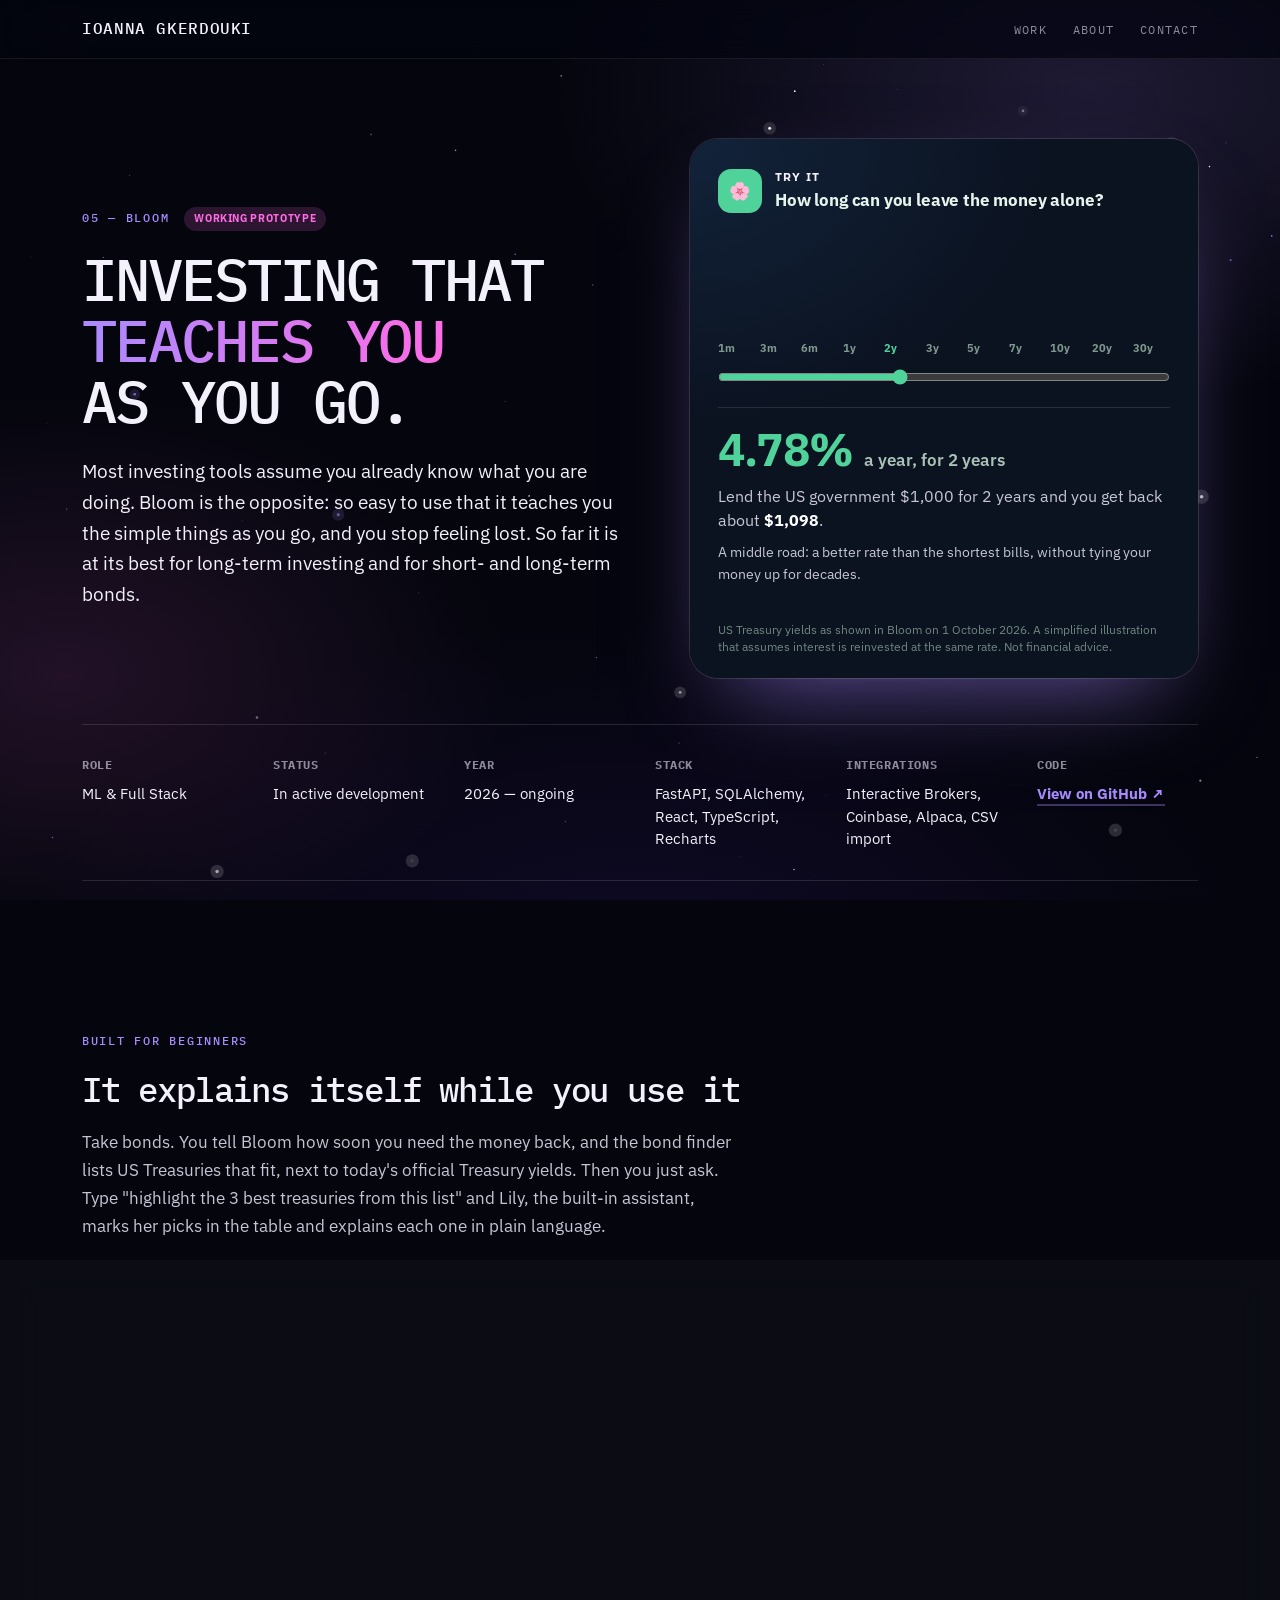
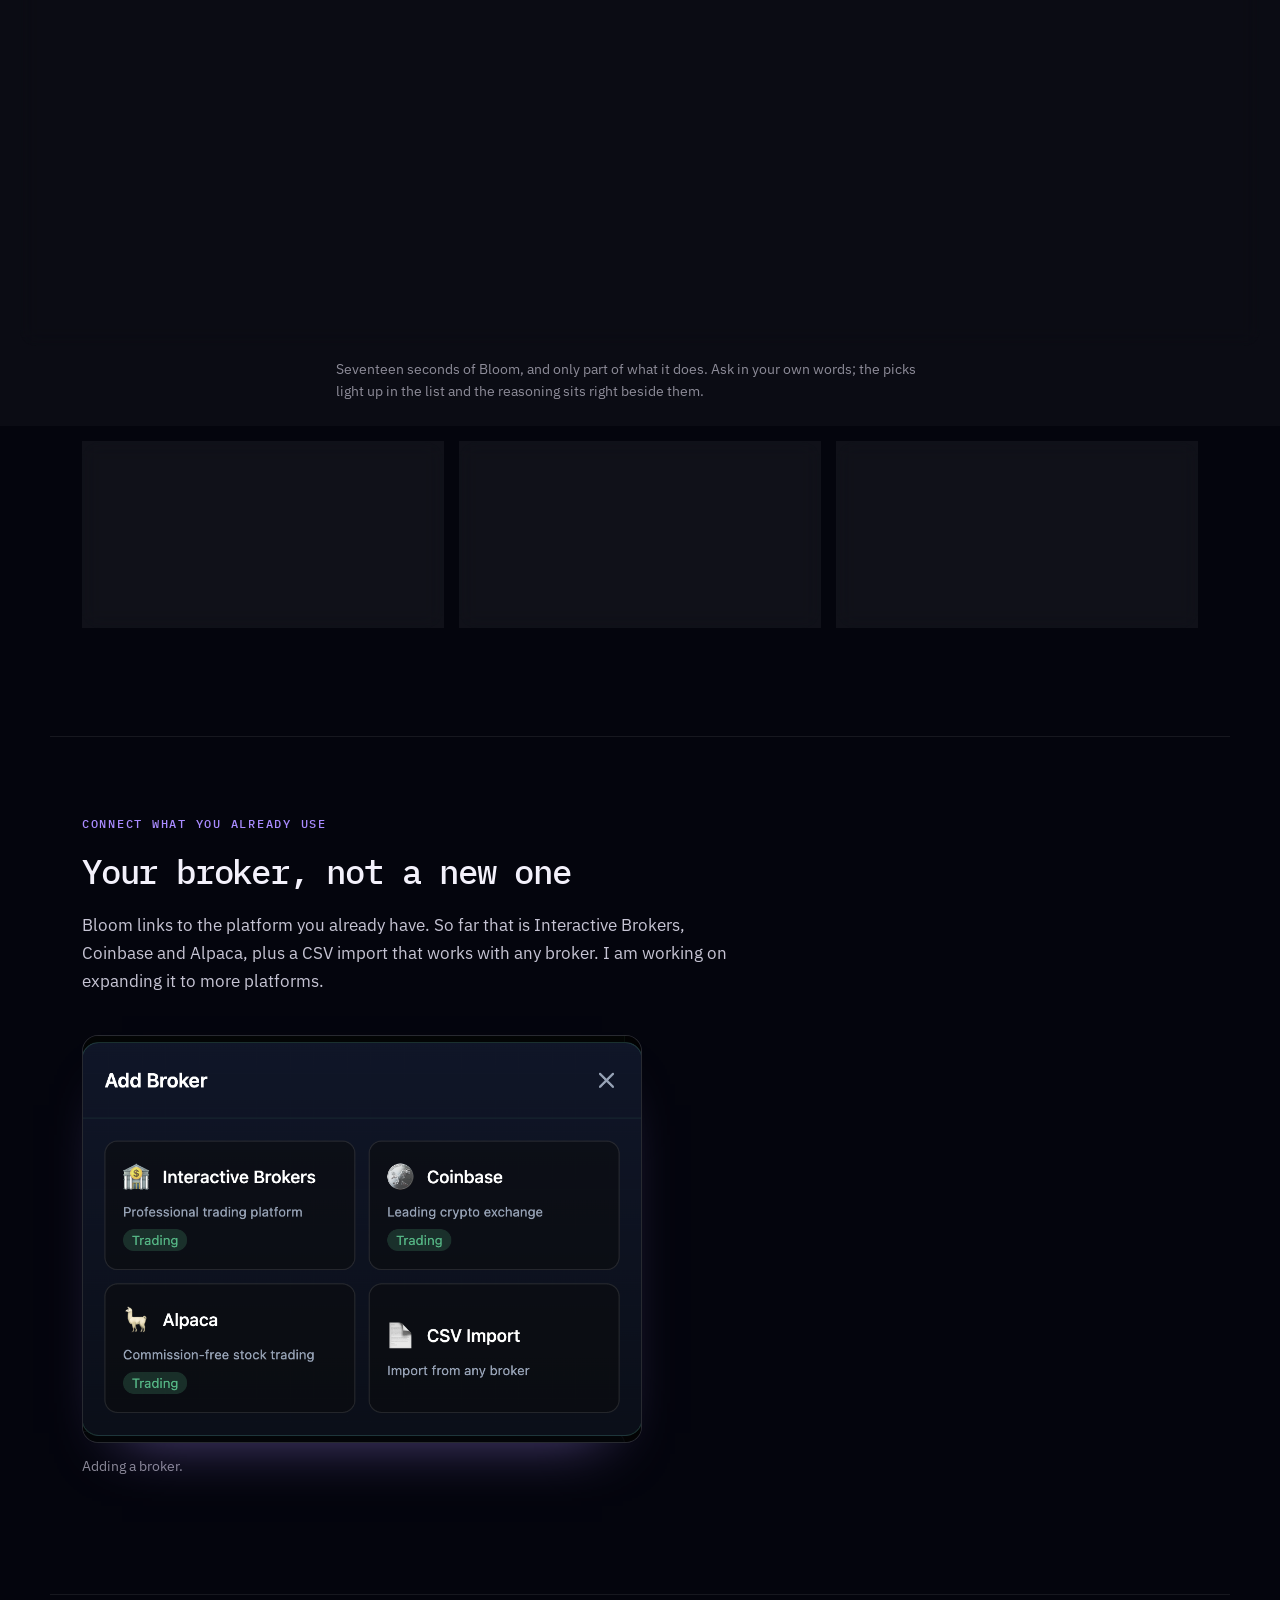
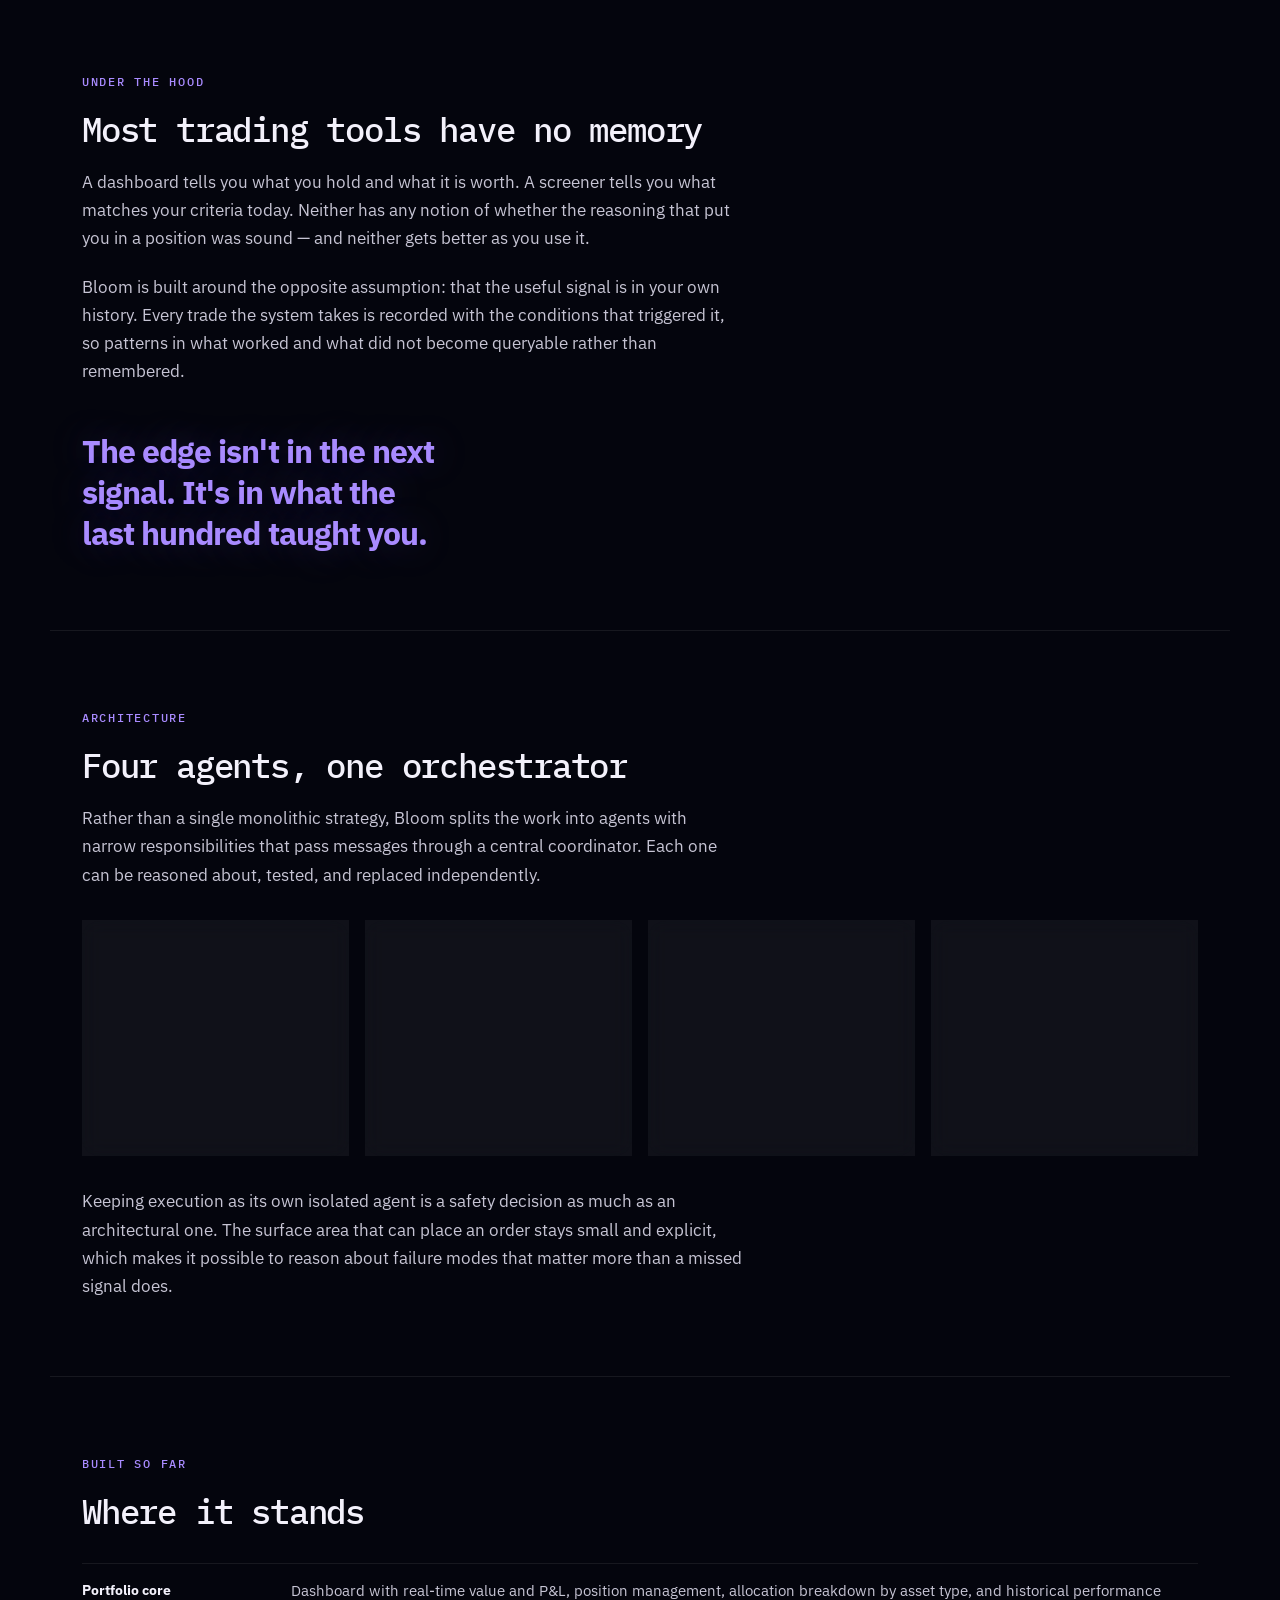
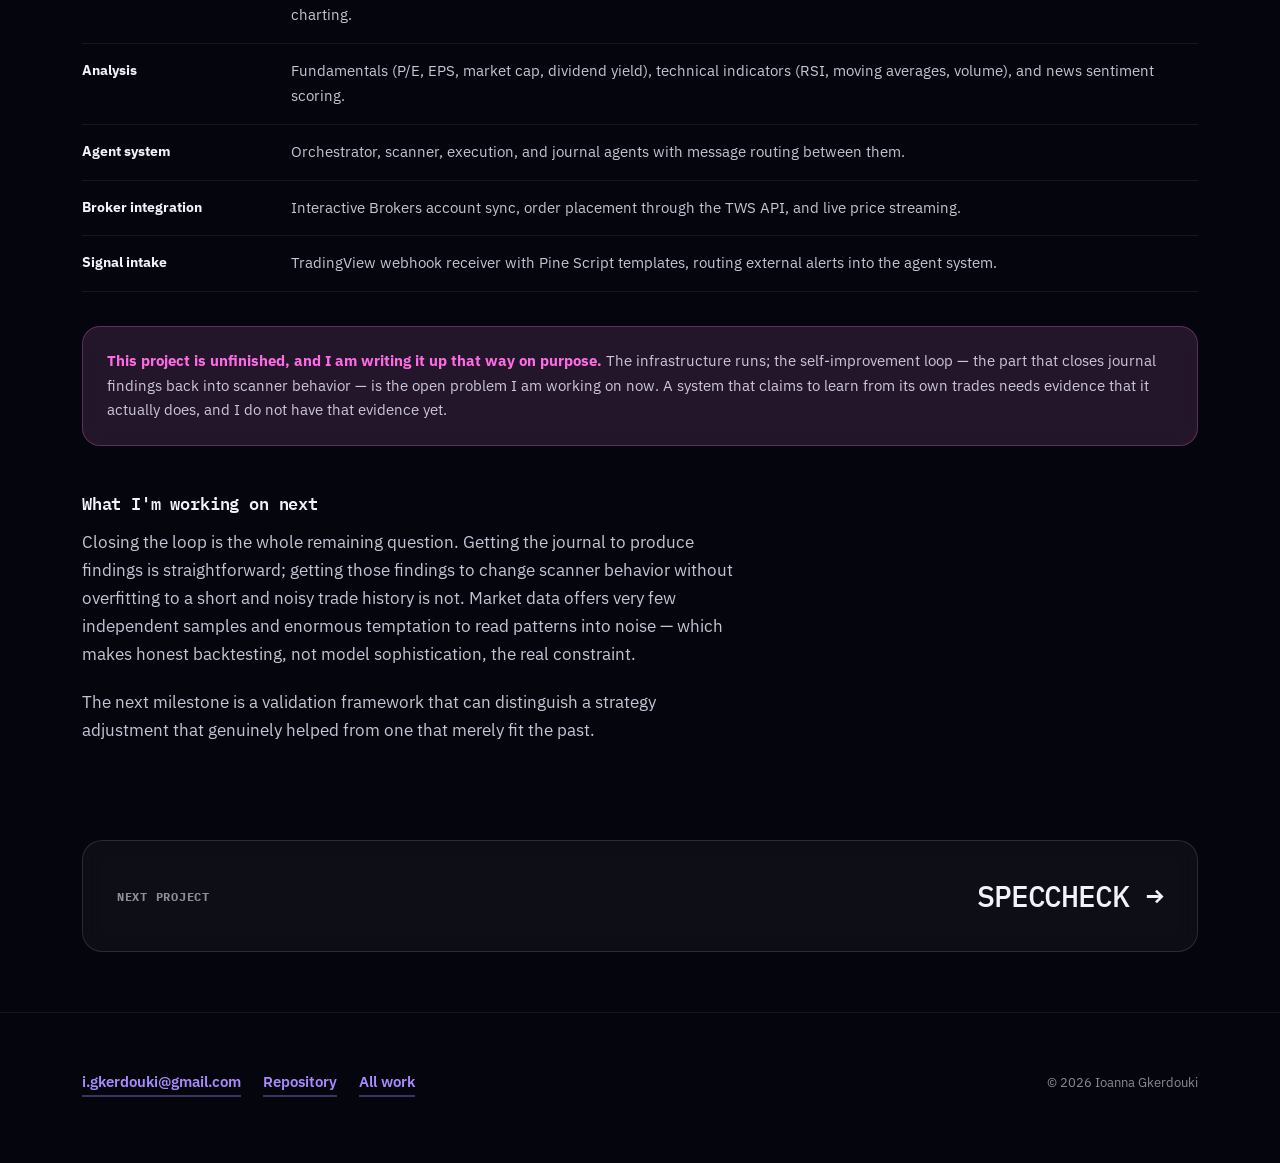
<file: work/bloom.html>
<!doctype html>
<html lang="en">
<head>
<meta charset="utf-8">
<meta name="viewport" content="width=device-width, initial-scale=1">
<title>Bloom — Ioanna Gkerdouki</title>
<meta name="description" content="Bloom is an investing app for beginners: it explains itself as you use it, with a bond finder, a plain-language AI assistant, and a multi-agent system underneath. In active development.">
<link rel="stylesheet" href="../styles.css">
<link rel="stylesheet" href="../space.css">
</head>
<body class="space" style="--accent:#a98bff; --accent-2:#ff6be6;">

<nav class="nav">
  <div class="nav-inner">
    <a class="nav-name" href="../index.html">Ioanna Gkerdouki</a>
    <div class="nav-links">
      <a href="../index.html">Work</a>
      <a href="../classic.html#about">About</a>
      <a href="../classic.html#contact">Contact</a>
    </div>
  </div>
</nav>

<header class="case-hero wrap">
  <div class="case-split">
    <div class="case-copy">
      <span class="eyebrow">05 — Bloom <span class="badge badge-wip">Working prototype</span></span>
      <h1 class="display">Investing that <em>teaches you</em> as you go.</h1>
      <p class="lead narrow">
        Most investing tools assume you already know what you are doing. Bloom is the
        opposite: so easy to use that it teaches you the simple things as you go, and you stop
        feeling lost. So far it is at its best for long-term investing and for short- and
        long-term bonds.
      </p>
    </div>

    <aside class="demo" aria-label="Try the idea behind Bloom">
      <div class="demo-head">
        <span class="demo-logo" aria-hidden="true">🌸</span>
        <div>
          <strong>Try it</strong>
          <span>How long can you leave the money alone?</span>
        </div>
      </div>

      <div class="demo-bars" role="group" aria-label="US Treasury yields by length of loan">
        <button type="button" class="demo-bar" aria-pressed="false" data-label="1 month" data-years="0.0833" data-yield="4.06" style="--h:21%;" aria-label="1 month: 4.06%"><i></i><span>1m</span></button>
        <button type="button" class="demo-bar" aria-pressed="false" data-label="3 months" data-years="0.2500" data-yield="4.17" style="--h:27%;" aria-label="3 months: 4.17%"><i></i><span>3m</span></button>
        <button type="button" class="demo-bar" aria-pressed="false" data-label="6 months" data-years="0.5000" data-yield="4.27" style="--h:31%;" aria-label="6 months: 4.27%"><i></i><span>6m</span></button>
        <button type="button" class="demo-bar" aria-pressed="false" data-label="1 year" data-years="1.0000" data-yield="4.44" style="--h:39%;" aria-label="1 year: 4.44%"><i></i><span>1y</span></button>
        <button type="button" class="demo-bar" aria-pressed="true" data-label="2 years" data-years="2.0000" data-yield="4.78" style="--h:55%;" aria-label="2 years: 4.78%"><i></i><span>2y</span></button>
        <button type="button" class="demo-bar" aria-pressed="false" data-label="3 years" data-years="3.0000" data-yield="4.91" style="--h:61%;" aria-label="3 years: 4.91%"><i></i><span>3y</span></button>
        <button type="button" class="demo-bar" aria-pressed="false" data-label="5 years" data-years="5.0000" data-yield="5.01" style="--h:66%;" aria-label="5 years: 5.01%"><i></i><span>5y</span></button>
        <button type="button" class="demo-bar" aria-pressed="false" data-label="7 years" data-years="7.0000" data-yield="5.12" style="--h:71%;" aria-label="7 years: 5.12%"><i></i><span>7y</span></button>
        <button type="button" class="demo-bar" aria-pressed="false" data-label="10 years" data-years="10.0000" data-yield="5.24" style="--h:76%;" aria-label="10 years: 5.24%"><i></i><span>10y</span></button>
        <button type="button" class="demo-bar" aria-pressed="false" data-label="20 years" data-years="20.0000" data-yield="5.64" style="--h:95%;" aria-label="20 years: 5.64%"><i></i><span>20y</span></button>
        <button type="button" class="demo-bar" aria-pressed="false" data-label="30 years" data-years="30.0000" data-yield="5.61" style="--h:93%;" aria-label="30 years: 5.61%"><i></i><span>30y</span></button>
      </div>
      <input class="demo-range" type="range" min="0" max="10" step="1" value="4" aria-label="How long you lend for">

      <div class="demo-out" aria-live="polite">
        <div class="demo-yield"><b>4.78%</b><span>a year, for 2 years</span></div>
        <p class="demo-say">Lend the US government $1,000 for 2 years and you get back about <b>$1,098</b>.</p>
        <p class="demo-lesson">A middle road: a better rate than the shortest bills, without tying your money up for decades.</p>
      </div>

      <p class="demo-note">
        US Treasury yields as shown in Bloom on 1 October 2026. A simplified illustration
        that assumes interest is reinvested at the same rate. Not financial advice.
      </p>
    </aside>
  </div>

  <dl class="case-summary">
    <div>
      <dt>Role</dt>
      <dd>ML &amp; Full Stack</dd>
    </div>
    <div>
      <dt>Status</dt>
      <dd>In active development</dd>
    </div>
    <div>
      <dt>Year</dt>
      <dd>2026 — ongoing</dd>
    </div>
    <div>
      <dt>Stack</dt>
      <dd>FastAPI, SQLAlchemy, React, TypeScript, Recharts</dd>
    </div>
    <div>
      <dt>Integrations</dt>
      <dd>Interactive Brokers, Coinbase, Alpaca, CSV import</dd>
    </div>
    <div>
      <dt>Code</dt>
      <dd><a href="https://github.com/Igkerdouki/portfolio-tracker">View on GitHub ↗</a></dd>
    </div>
  </dl>
</header>

<section class="wrap">
  <div class="narrow">
    <span class="eyebrow">Built for beginners</span>
    <h2>It explains itself while you use it</h2>
    <p>
      Take bonds. You tell Bloom how soon you need the money back, and the bond finder
      lists US Treasuries that fit, next to today's official Treasury yields. Then you
      just ask. Type "highlight the 3 best treasuries from this list" and Lily, the
      built-in assistant, marks her picks in the table and explains each one in plain
      language.
    </p>
  </div>

  <figure>
    <div class="figure-frame">
      <video src="../assets/bloom-lily-demo.mp4" poster="../assets/bloom-bonds.png" autoplay muted loop playsinline controls
             aria-label="Screen recording of Bloom: the question 'highlight the 3 best treasuries from this list' is typed into the chat, the assistant thinks, then three rows in the bond list light up as its picks with the reasons beside them."></video>
    </div>
    <figcaption>
      Seventeen seconds of Bloom, and only part of what it does. Ask in your own words;
      the picks light up in the list and the reasoning sits right beside them.
    </figcaption>
  </figure>

  <div class="cards">
    <div class="card">
      <h3>Plain language</h3>
      <p>Every recommendation comes with the reason, the main risk, and what would change it — in words a first-time investor can follow.</p>
    </div>
    <div class="card">
      <h3>Honest about what it knows</h3>
      <p>When no broker is connected, Bloom says so: prices are labelled as estimates worked out from the yield curve, not live quotes.</p>
    </div>
    <div class="card">
      <h3>Look, don't touch</h3>
      <p>The bond finder is look-up only, and Bloom runs in a read-only secure mode by default. Nothing there can buy or sell.</p>
    </div>
  </div>
</section>

<section class="wrap">
  <div class="narrow">
    <span class="eyebrow">Connect what you already use</span>
    <h2>Your broker, not a new one</h2>
    <p>
      Bloom links to the platform you already have. So far that is Interactive Brokers,
      Coinbase and Alpaca, plus a CSV import that works with any broker. I am working on
      expanding it to more platforms.
    </p>
  </div>

  <figure style="max-width:560px;">
    <div class="figure-frame">
      <img src="../assets/bloom-brokers.png" alt="Bloom's Add Broker dialog offering Interactive Brokers, Coinbase, Alpaca, and CSV import from any broker.">
    </div>
    <figcaption>Adding a broker.</figcaption>
  </figure>
</section>

<section class="wrap">
  <div class="narrow">
    <span class="eyebrow">Under the hood</span>
    <h2>Most trading tools have no memory</h2>
    <p>
      A dashboard tells you what you hold and what it is worth. A screener tells you what
      matches your criteria today. Neither has any notion of whether the reasoning that put
      you in a position was sound — and neither gets better as you use it.
    </p>
    <p>
      Bloom is built around the opposite assumption: that the useful signal is in your own
      history. Every trade the system takes is recorded with the conditions that triggered
      it, so patterns in what worked and what did not become queryable rather than
      remembered.
    </p>
  </div>

  <p class="pull">The edge isn't in the next signal. It's in what the last hundred taught you.</p>
</section>

<section class="wrap">
  <div class="narrow">
    <span class="eyebrow">Architecture</span>
    <h2>Four agents, one orchestrator</h2>
    <p>
      Rather than a single monolithic strategy, Bloom splits the work into agents with
      narrow responsibilities that pass messages through a central coordinator. Each one
      can be reasoned about, tested, and replaced independently.
    </p>
  </div>

  <div class="cards">
    <div class="card">
      <h3>Orchestrator</h3>
      <p>The central coordinator. Routes messages between agents and holds the shared state, so no agent needs to know about any other's internals.</p>
    </div>
    <div class="card">
      <h3>Scanner</h3>
      <p>Monitors the watchlist for trading signals using technical analysis — the only agent that looks outward at the market.</p>
    </div>
    <div class="card">
      <h3>Execution</h3>
      <p>Places trades through Interactive Brokers, including position sizing. Isolated deliberately: the component that can move money does one thing.</p>
    </div>
    <div class="card">
      <h3>Journal</h3>
      <p>Tracks performance, identifies patterns across past trades, and generates reports. This is the agent the whole system exists to feed.</p>
    </div>
  </div>

  <div class="narrow">
    <p>
      Keeping execution as its own isolated agent is a safety decision as much as an
      architectural one. The surface area that can place an order stays small and explicit,
      which makes it possible to reason about failure modes that matter more than a missed
      signal does.
    </p>
  </div>
</section>

<section class="wrap">
  <div class="narrow">
    <span class="eyebrow">Built so far</span>
    <h2>Where it stands</h2>
  </div>

  <div class="stack">
    <div class="stack-row">
      <div class="stack-k">Portfolio core</div>
      <div class="stack-v">Dashboard with real-time value and P&amp;L, position management, allocation breakdown by asset type, and historical performance charting.</div>
    </div>
    <div class="stack-row">
      <div class="stack-k">Analysis</div>
      <div class="stack-v">Fundamentals (P/E, EPS, market cap, dividend yield), technical indicators (RSI, moving averages, volume), and news sentiment scoring.</div>
    </div>
    <div class="stack-row">
      <div class="stack-k">Agent system</div>
      <div class="stack-v">Orchestrator, scanner, execution, and journal agents with message routing between them.</div>
    </div>
    <div class="stack-row">
      <div class="stack-k">Broker integration</div>
      <div class="stack-v">Interactive Brokers account sync, order placement through the TWS API, and live price streaming.</div>
    </div>
    <div class="stack-row">
      <div class="stack-k">Signal intake</div>
      <div class="stack-v">TradingView webhook receiver with Pine Script templates, routing external alerts into the agent system.</div>
    </div>
  </div>

  <div class="note">
    <p>
      <strong>This project is unfinished, and I am writing it up that way on purpose.</strong>
      The infrastructure runs; the self-improvement loop — the part that closes journal
      findings back into scanner behavior — is the open problem I am working on now. A
      system that claims to learn from its own trades needs evidence that it actually does,
      and I do not have that evidence yet.
    </p>
  </div>

  <div class="narrow">
    <h3 style="margin-top:44px;">What I'm working on next</h3>
    <p>
      Closing the loop is the whole remaining question. Getting the journal to produce
      findings is straightforward; getting those findings to change scanner behavior
      without overfitting to a short and noisy trade history is not. Market data offers
      very few independent samples and enormous temptation to read patterns into noise —
      which makes honest backtesting, not model sophistication, the real constraint.
    </p>
    <p>
      The next milestone is a validation framework that can distinguish a strategy
      adjustment that genuinely helped from one that merely fit the past.
    </p>
  </div>
</section>

<div class="wrap">
  <a class="next" href="speccheck.html">
    <span class="next-l">Next project</span>
    <span class="next-t">SpecCheck →</span>
  </a>
</div>

<footer>
  <div class="wrap foot-inner">
    <div class="foot-links">
      <a href="mailto:i.gkerdouki@gmail.com">i.gkerdouki@gmail.com</a>
      <a href="https://github.com/Igkerdouki/portfolio-tracker">Repository</a>
      <a href="../index.html">All work</a>
    </div>
    <div class="foot-note">© 2026 Ioanna Gkerdouki</div>
  </div>
</footer>

<script src="../space.js"></script>
<script src="../site.js"></script>
</body>
</html>
</file>
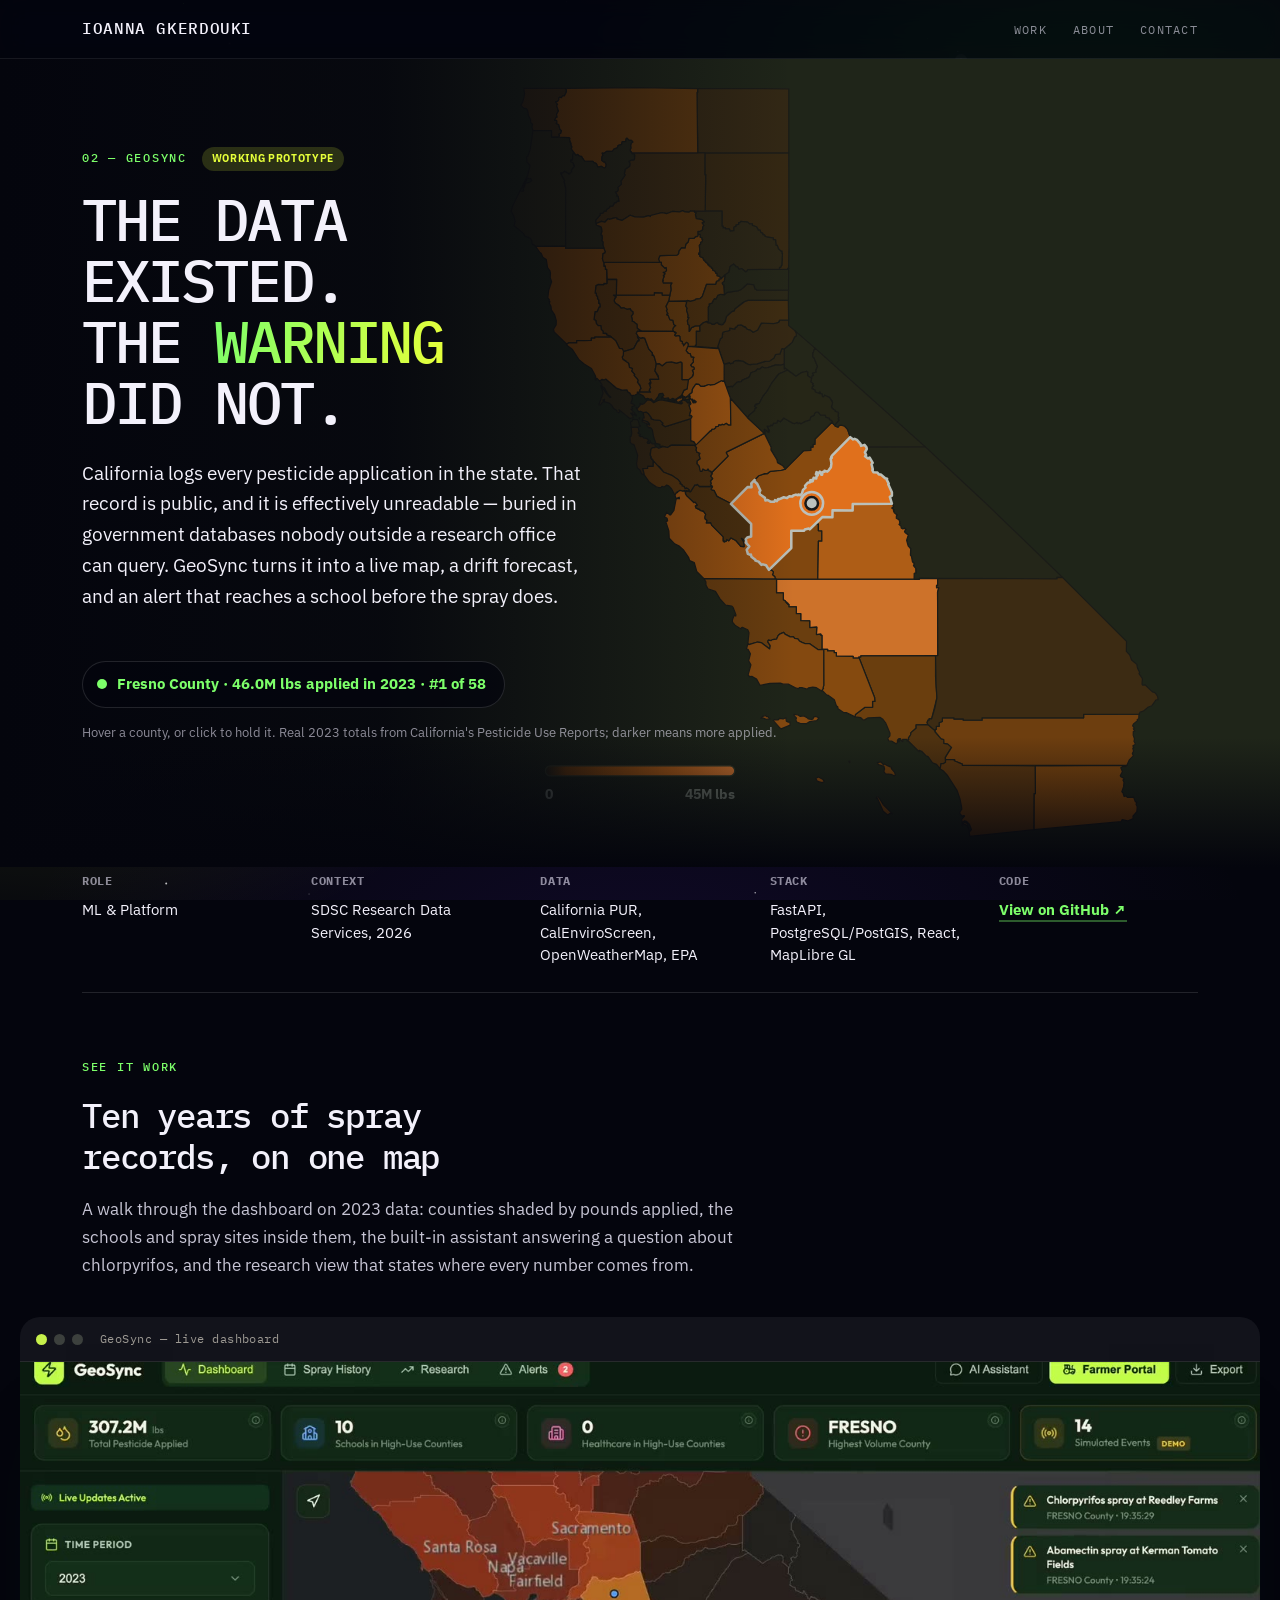
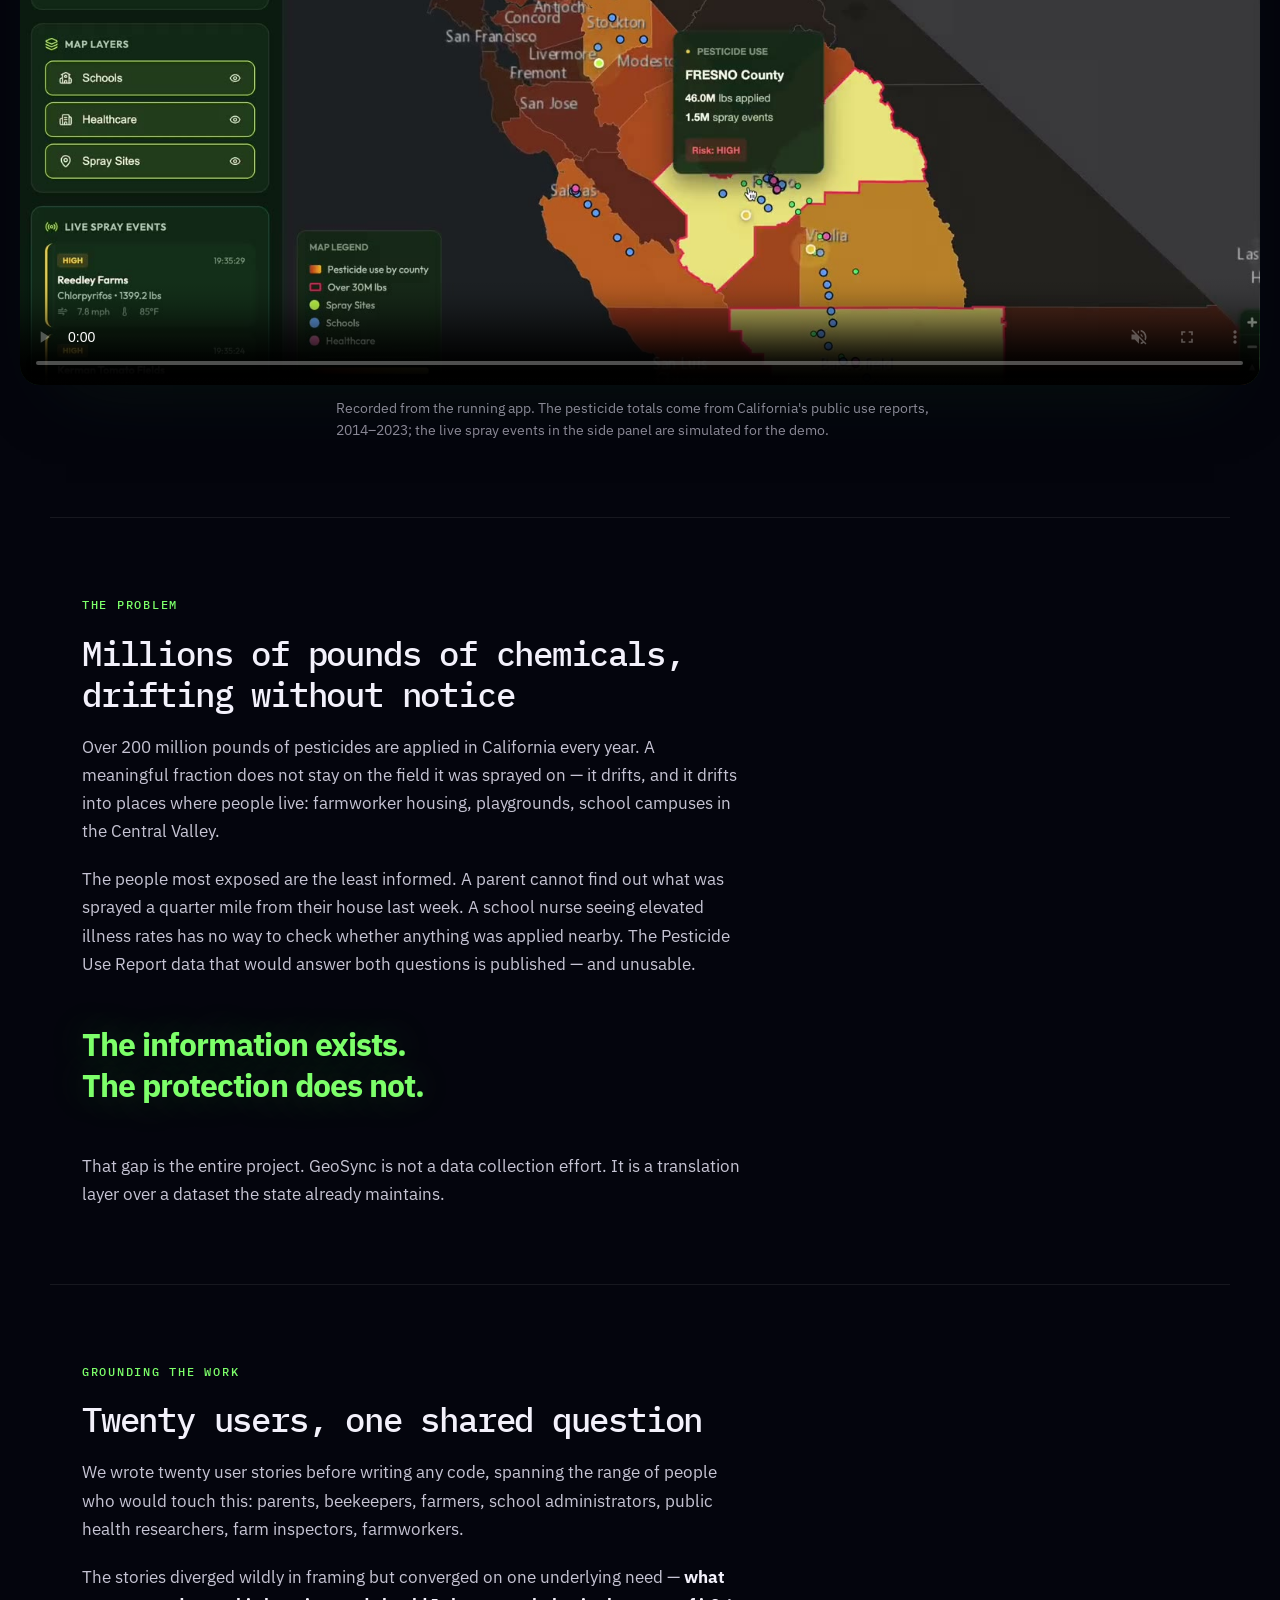
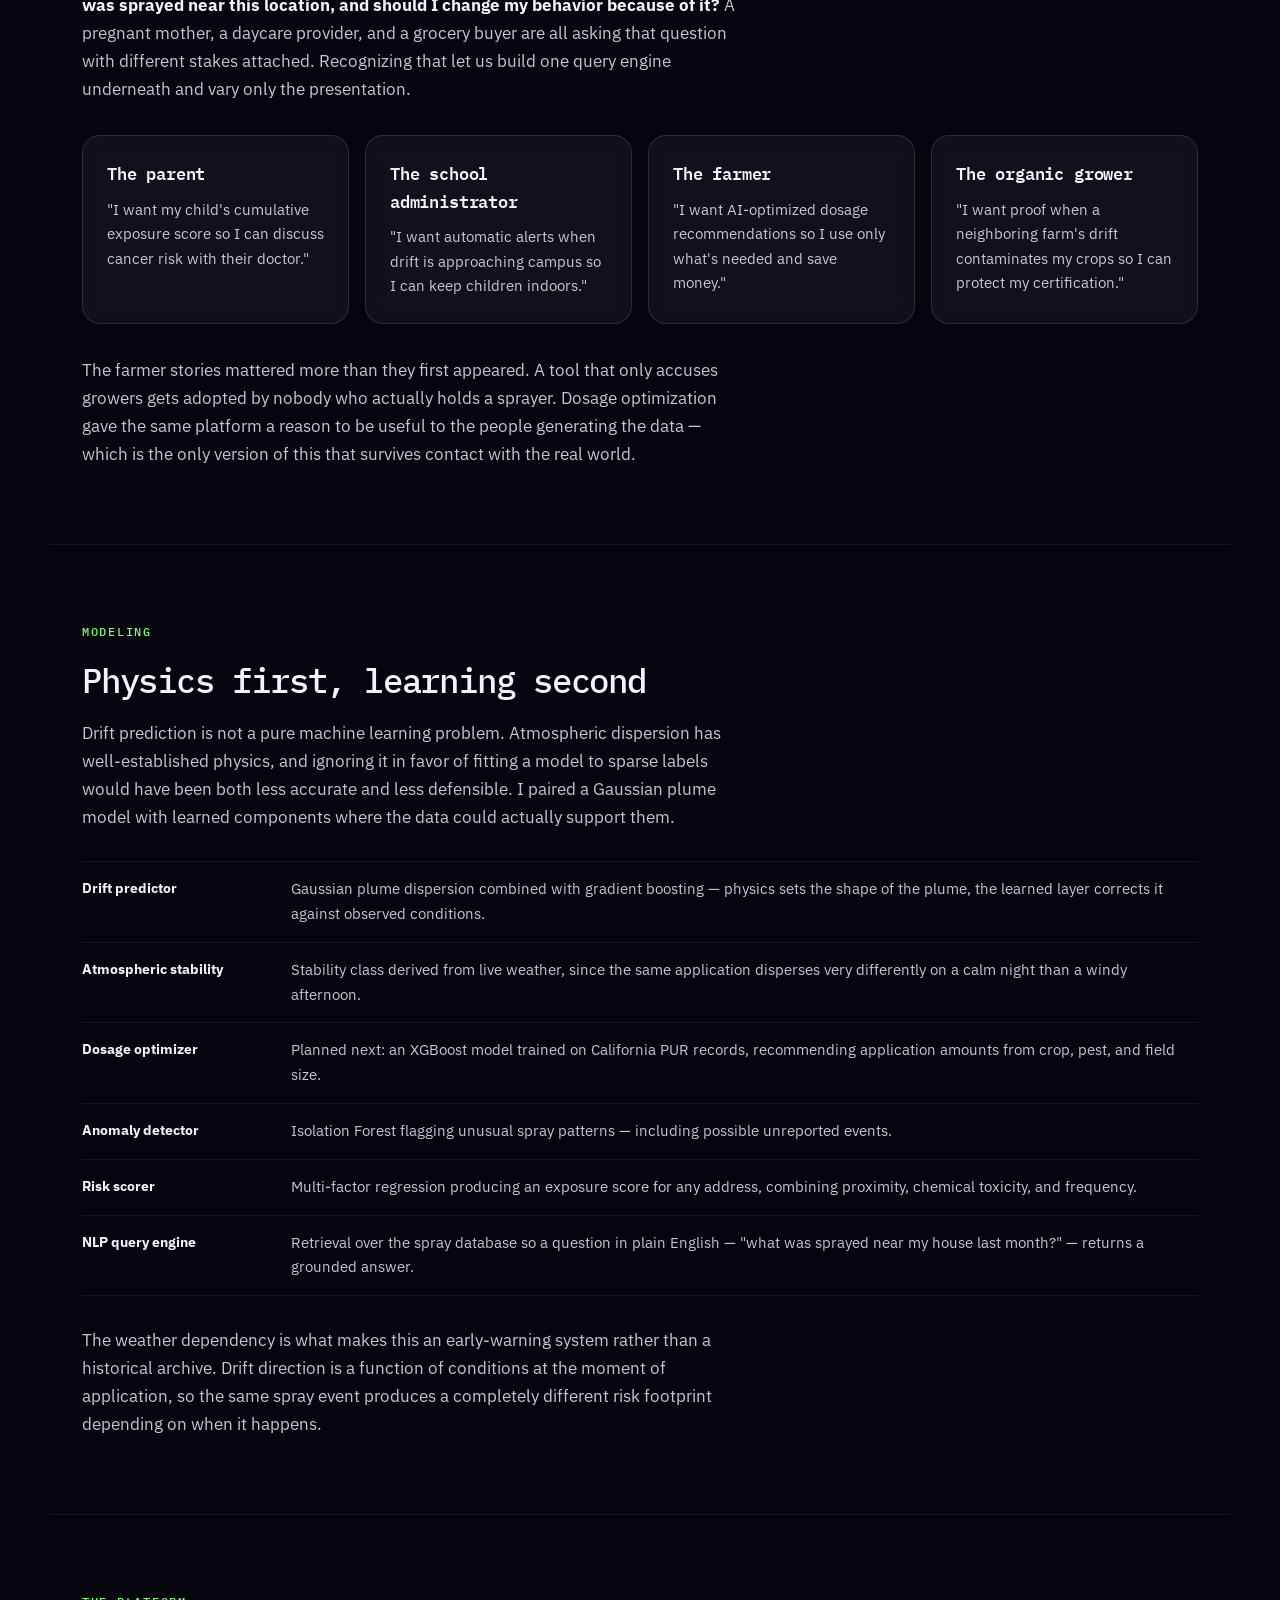
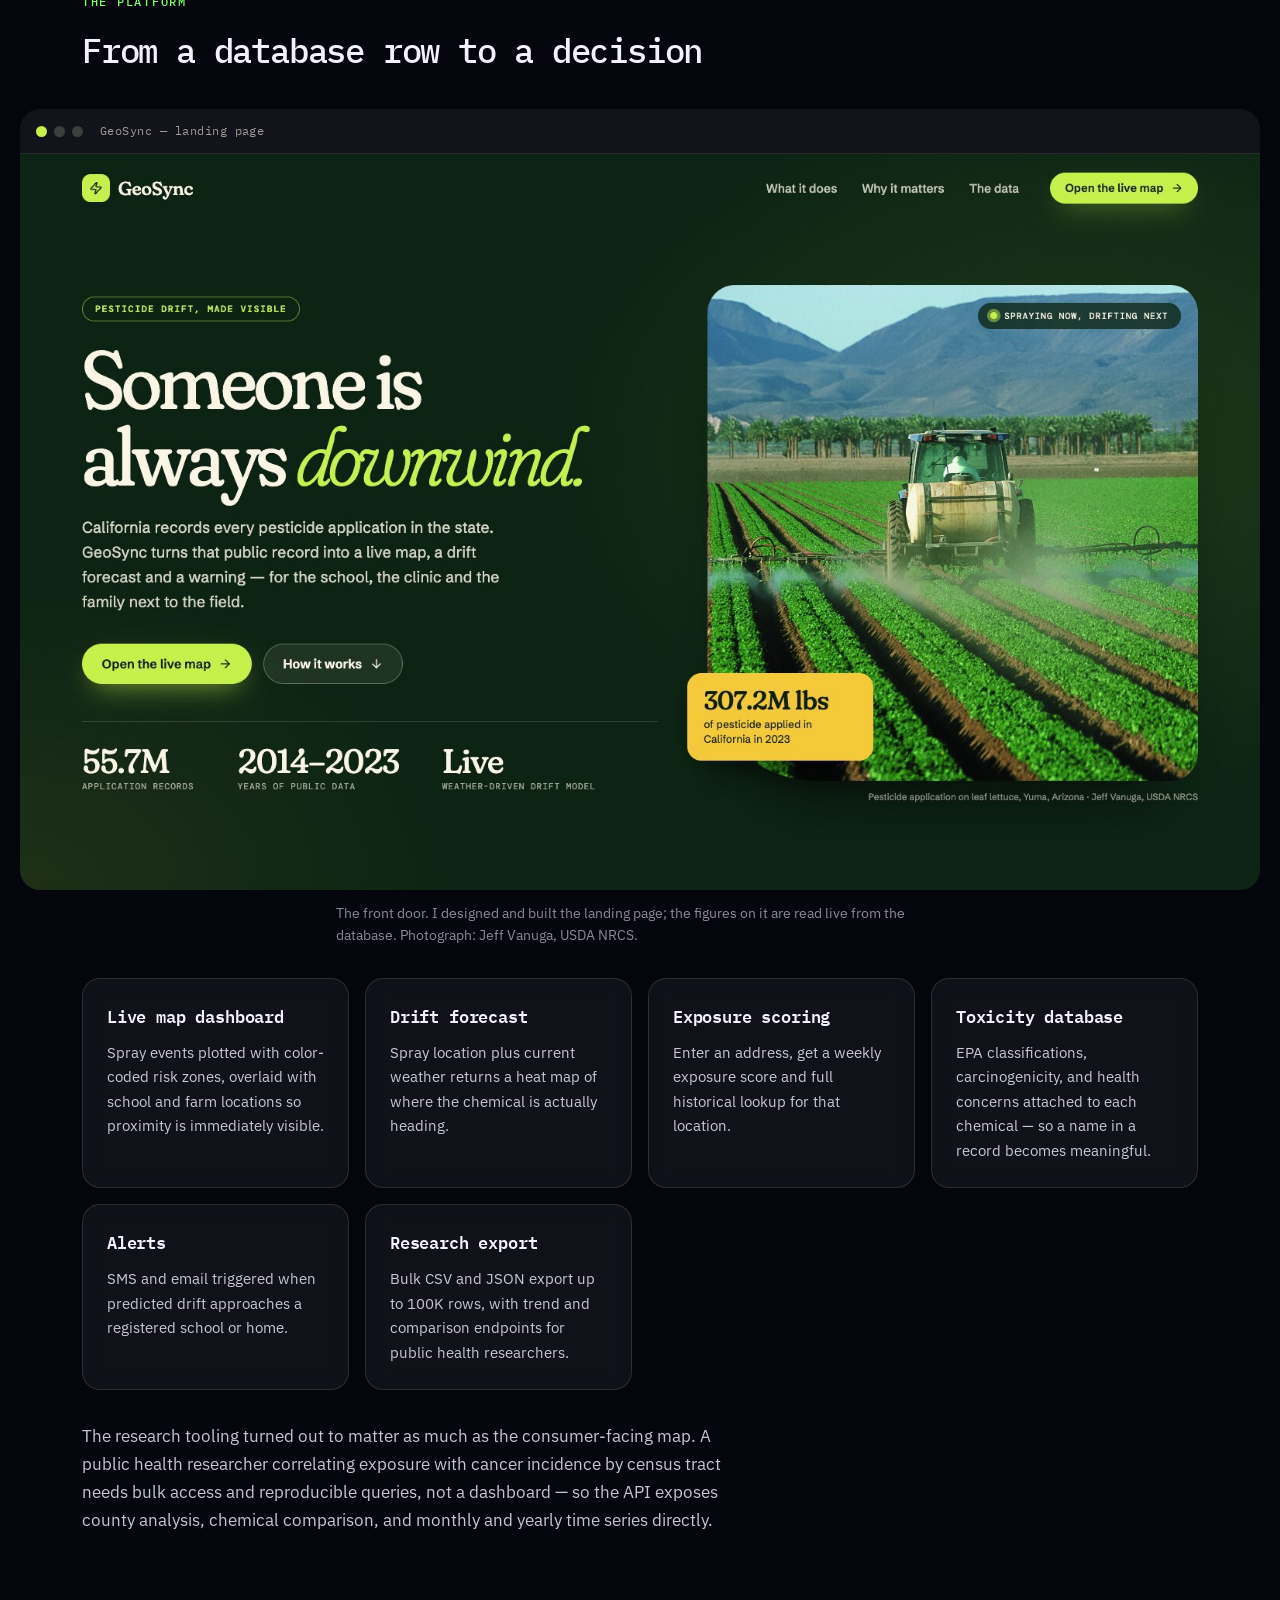
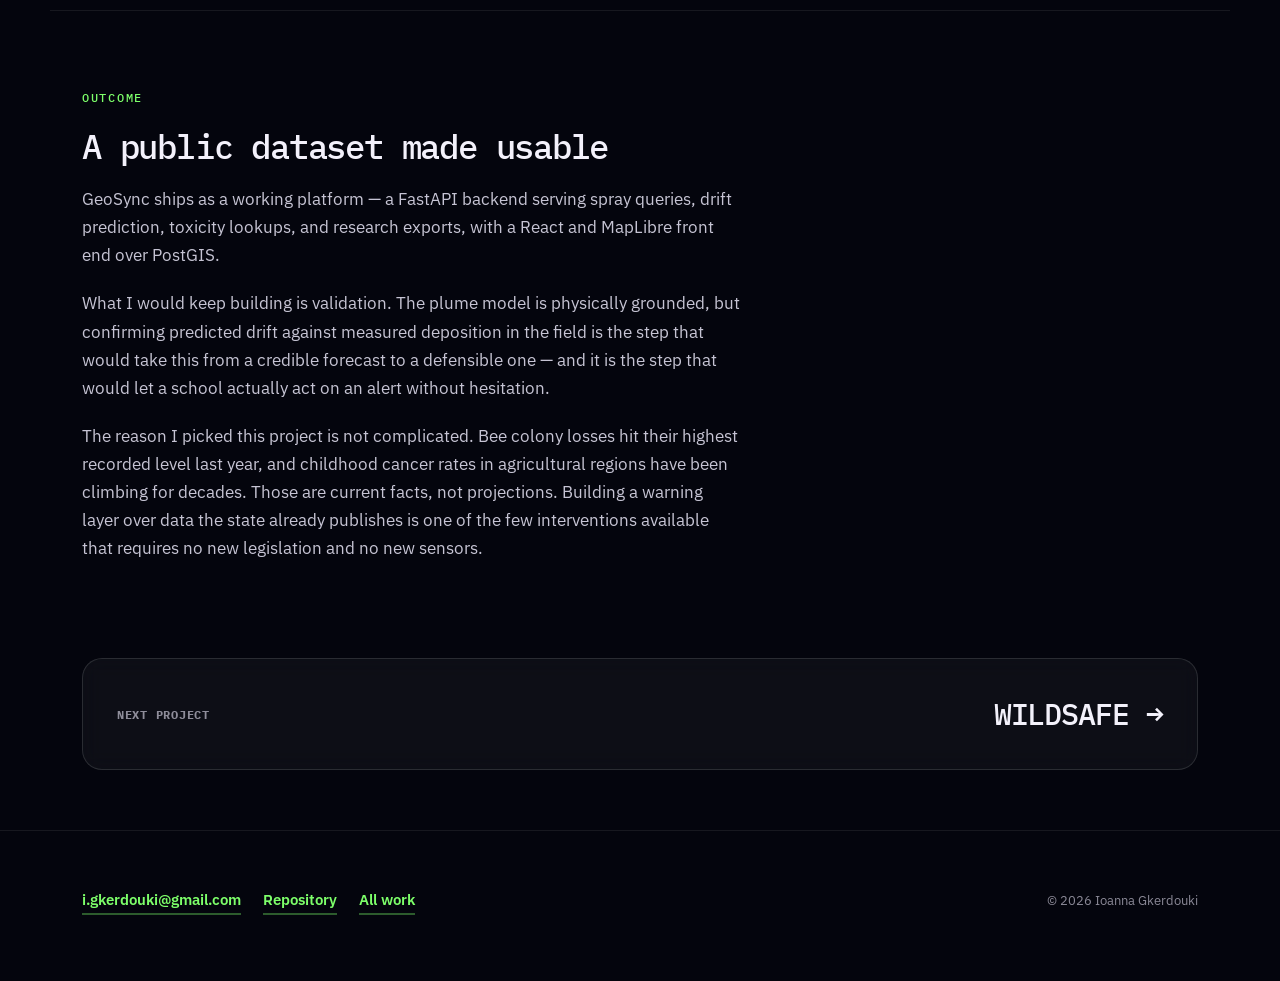
<file: work/geosync.html>
<!doctype html>
<html lang="en">
<head>
<meta charset="utf-8">
<meta name="viewport" content="width=device-width, initial-scale=1">
<title>GeoSync — Ioanna Gkerdouki</title>
<meta name="description" content="Real-time pesticide drift monitoring for California — Gaussian plume modeling over state spray records, turned into an early-warning system for schools and farmworker communities.">
<link rel="stylesheet" href="../styles.css">
<link rel="stylesheet" href="../space.css">
</head>
<body class="space" style="--accent:#7dff6a; --accent-2:#e6ff3a;">

<nav class="nav">
  <div class="nav-inner">
    <a class="nav-name" href="../index.html">Ioanna Gkerdouki</a>
    <div class="nav-links">
      <a href="../index.html">Work</a>
      <a href="../classic.html#about">About</a>
      <a href="../classic.html#contact">Contact</a>
    </div>
  </div>
</nav>

<header class="case-hero geo-hero">
  <svg class="geo-map" viewBox="0 0 1440 640" preserveAspectRatio="xMaxYMid slice" role="img" aria-label="Map of California's 58 counties shaded by pounds of pesticide applied in 2023. Fresno and Kern are the darkest.">
    <rect width="1440" height="640" fill="#eef3e8"/>
    <g class="geo-counties" stroke="#fbfcf8" stroke-width="1" stroke-linejoin="round">
      <path class="geo-county" data-county="Alameda" data-lbs="622388" data-rank="37" data-cx="956" data-cy="294" fill="#f2e2ca" d="M935.4 280.1 937.9 279.7 939.9 281.3 941.9 284.1 941.8 284.9 942.7 285.4 948.8 286.3 951.2 288.5 950.5 289.5 953.0 291.3 973.0 285.0 973.2 302.3 975.8 303.4 977.4 306.1 957.8 305.9 954.8 307.8 951.2 306.8 948.6 307.0 948.7 305.4 945.5 304.6 943.8 299.7 942.7 293.9 941.5 292.2 940.5 291.9 940.2 292.5 938.0 289.9 939.7 289.4 940.5 290.1 940.5 289.2 938.8 287.2 934.8 286.2 935.4 284.4 936.3 284.3 935.4 280.1ZM934.7 287.4 934.6 286.4 937.1 286.7 939.7 288.2 939.8 289.0 939.3 289.3 934.7 287.4Z"/>
      <path class="geo-county" data-county="Alpine" data-lbs="584" data-rank="58" data-cx="1060" data-cy="234" fill="#eef0e4" d="M1047.2 229.7 1053.4 224.7 1055.4 220.2 1056.7 219.6 1056.8 217.4 1055.6 215.2 1071.5 229.0 1069.9 233.3 1069.8 235.9 1070.7 236.5 1073.6 243.6 1072.3 246.5 1072.6 248.0 1069.6 249.0 1070.4 250.7 1069.3 251.2 1068.8 253.2 1065.7 250.8 1065.8 248.2 1065.1 247.5 1060.7 248.5 1056.5 251.4 1048.1 245.1 1047.2 245.7 1047.2 229.7Z"/>
      <path class="geo-county" data-county="Amador" data-lbs="189777" data-rank="45" data-cx="1023" data-cy="245" fill="#f2ebdc" d="M999.6 243.0 999.5 241.9 1000.5 241.2 1002.2 241.4 1003.8 240.6 1004.7 241.4 1006.7 240.8 1007.1 239.7 1008.9 238.9 1014.8 239.4 1017.0 241.2 1020.6 242.2 1025.6 241.6 1033.1 239.4 1035.0 239.5 1039.1 236.8 1040.2 234.3 1043.8 233.7 1045.3 229.5 1047.2 229.7 1047.2 241.8 1044.5 242.6 1040.5 242.3 1034.3 244.5 1031.9 244.8 1029.7 244.0 1027.8 245.7 1025.9 245.7 1024.7 247.2 1020.8 248.6 1019.9 251.3 1018.5 252.7 1014.0 254.4 1013.2 255.6 1009.9 256.0 1006.2 259.8 1005.2 259.3 1002.3 260.0 1001.1 259.6 999.6 254.9 999.6 243.0Z"/>
      <path class="geo-county" data-county="Butte" data-lbs="4651860" data-rank="19" data-cx="972" data-cy="166" fill="#ebc196" d="M957.1 192.1 955.6 192.0 957.5 182.9 957.2 179.2 958.2 177.5 951.4 177.6 950.9 176.1 951.4 175.6 950.9 175.2 952.0 172.3 951.4 171.7 952.7 170.2 951.2 169.5 953.8 167.8 953.6 165.2 952.7 165.9 949.8 163.0 949.9 161.1 949.1 161.4 948.1 160.5 947.6 158.4 948.8 155.7 962.2 155.4 963.5 154.3 963.7 152.3 965.9 149.4 968.7 149.6 969.2 146.8 971.2 144.8 971.7 142.2 975.5 142.2 976.9 140.8 978.3 140.8 979.1 139.0 980.7 139.0 980.7 141.2 982.1 141.7 982.6 144.0 981.9 145.2 981.0 145.2 981.0 146.6 980.0 147.5 980.4 153.8 979.5 153.8 979.5 154.7 980.4 154.7 980.4 156.5 982.9 157.5 983.4 159.4 984.3 159.4 985.1 161.2 986.7 162.1 986.7 163.0 987.5 162.9 987.6 163.8 989.5 164.7 989.5 165.6 990.4 165.6 990.5 167.2 992.4 168.1 993.2 169.9 994.1 169.9 994.1 171.7 996.1 172.2 997.0 174.4 995.6 174.4 995.6 175.6 993.4 176.3 993.0 178.5 985.7 178.5 982.3 188.2 980.6 189.8 977.2 190.2 976.5 191.1 972.8 192.0 970.4 191.2 969.8 192.6 969.5 191.9 957.1 192.1Z"/>
      <path class="geo-county" data-county="Calaveras" data-lbs="75427" data-rank="49" data-cx="1025" data-cy="263" fill="#f0eee1" d="M1007.1 271.9 1004.0 268.1 1001.1 259.6 1002.3 260.0 1005.2 259.3 1006.2 259.8 1009.9 256.0 1013.2 255.6 1014.0 254.4 1018.5 252.7 1019.9 251.3 1020.8 248.6 1024.7 247.2 1025.9 245.7 1027.8 245.7 1029.7 244.0 1031.9 244.8 1034.3 244.5 1040.5 242.3 1044.5 242.6 1047.2 241.8 1047.2 245.7 1048.1 245.1 1049.8 246.5 1046.4 248.4 1044.0 248.9 1041.7 250.7 1031.5 266.4 1030.4 267.2 1027.5 272.8 1025.8 273.3 1025.6 274.2 1025.0 273.4 1024.1 274.2 1024.5 274.8 1023.7 275.2 1025.2 276.3 1024.1 277.1 1023.7 278.7 1019.2 282.4 1018.2 284.2 1007.1 271.9Z"/>
      <path class="geo-county" data-county="Colusa" data-lbs="4066578" data-rank="21" data-cx="937" data-cy="200" fill="#ecc59c" d="M938.7 187.0 944.3 186.9 944.3 185.1 950.6 185.2 950.6 187.0 956.6 187.1 955.6 192.0 953.6 196.0 954.6 198.6 953.9 199.5 955.2 201.8 954.1 202.2 955.4 203.3 956.6 206.5 959.1 207.1 959.7 210.4 961.3 211.3 959.3 213.1 959.3 215.8 934.1 215.8 930.7 213.4 930.4 209.8 929.2 209.7 927.8 208.0 926.6 207.7 926.9 206.9 926.1 203.5 927.4 202.0 927.3 200.2 925.7 199.2 925.4 198.0 922.5 198.3 920.0 197.1 917.9 197.4 916.6 195.6 913.3 193.3 912.4 191.5 914.0 188.0 911.9 187.1 938.7 187.0Z"/>
      <path class="geo-county" data-county="Contra Costa" data-lbs="1069834" data-rank="35" data-cx="952" data-cy="281" fill="#f1d9ba" d="M970.2 267.4 972.0 267.9 971.8 269.7 968.6 270.1 968.8 268.4 970.2 267.4ZM972.4 272.5 972.0 271.7 972.7 271.8 972.4 272.5ZM971.9 274.6 973.2 278.5 972.1 282.6 973.4 282.4 974.2 283.4 973.3 285.0 953.0 291.3 950.5 289.5 951.2 288.5 948.8 286.3 944.0 285.9 941.8 284.9 941.9 284.1 939.9 281.3 937.9 279.7 935.4 280.1 933.4 279.1 931.8 279.4 929.7 276.0 931.1 276.6 933.1 274.2 932.8 272.9 934.5 273.6 936.1 273.0 938.9 270.0 941.5 270.4 943.8 272.3 947.6 270.4 949.9 270.0 965.5 273.3 966.7 272.5 964.8 272.0 967.3 270.1 969.6 271.1 970.6 272.5 971.8 271.8 971.9 274.6ZM967.2 268.1 968.6 268.3 968.6 270.1 967.2 269.9 967.2 268.1ZM958.8 271.9 958.1 270.7 958.5 270.3 958.8 271.9ZM957.9 270.8 958.5 271.5 957.6 271.6 957.9 270.8Z"/>
      <path class="geo-county" data-county="Del Norte" data-lbs="278051" data-rank="44" data-cx="857" data-cy="43" fill="#f3e9d8" d="M875.4 23.2 874.5 23.8 874.6 26.1 873.0 29.3 871.6 29.2 870.6 30.7 869.5 30.3 868.7 30.8 868.7 32.1 867.7 33.6 866.1 33.9 867.6 36.0 866.9 36.9 868.3 41.2 866.8 43.9 867.3 46.0 866.4 46.2 865.3 48.6 866.9 48.6 867.2 50.0 866.6 51.0 868.6 52.1 869.5 55.7 870.7 56.9 870.2 58.8 868.8 59.5 869.2 60.8 868.2 61.9 862.8 62.0 862.8 56.8 848.1 56.8 847.3 53.9 847.8 51.7 846.3 50.2 846.3 48.2 844.6 44.7 843.8 40.6 842.9 39.4 840.7 38.9 838.6 36.7 840.2 33.6 841.5 27.7 840.8 23.3 875.4 23.2Z"/>
      <path class="geo-county" data-county="El Dorado" data-lbs="385514" data-rank="42" data-cx="1025" data-cy="225" fill="#f3e7d4" d="M1041.6 209.1 1043.2 208.2 1043.6 206.9 1050.7 206.8 1050.7 211.1 1055.6 215.2 1056.8 217.4 1056.7 219.6 1055.4 220.2 1053.4 224.7 1047.2 229.7 1045.3 229.5 1043.8 233.7 1040.2 234.3 1039.1 236.8 1035.7 239.3 1031.8 239.6 1025.6 241.6 1019.4 242.2 1014.8 239.4 1010.8 238.7 1008.9 238.9 1007.1 239.7 1006.7 240.8 1004.7 241.4 1003.8 240.6 999.5 241.9 995.0 228.8 994.3 229.5 993.9 229.1 996.5 221.9 998.0 220.6 997.9 218.3 998.6 218.0 998.3 217.3 998.9 216.3 1004.0 215.1 1004.0 213.3 1008.0 214.1 1008.5 212.5 1009.3 212.7 1010.3 211.1 1013.0 210.6 1015.7 212.2 1016.2 212.0 1018.2 214.3 1020.3 214.7 1022.7 216.5 1026.1 214.7 1029.1 209.3 1041.6 209.1Z"/>
      <path class="geo-county" data-county="Fresno" data-lbs="45988475" data-rank="1" data-cx="1069" data-cy="352" fill="#b9611f" d="M1058.5 345.0 1060.1 345.6 1061.3 344.0 1062.1 341.4 1064.1 339.6 1063.7 338.1 1065.8 335.7 1067.8 335.4 1067.8 333.8 1068.8 333.6 1068.9 334.8 1069.7 334.6 1070.5 331.8 1072.6 332.3 1072.8 330.8 1073.8 329.7 1072.3 329.0 1072.8 327.3 1074.5 328.2 1075.4 326.9 1076.2 327.6 1076.5 329.3 1077.2 329.4 1077.6 327.2 1079.0 327.1 1079.1 326.2 1081.3 326.9 1082.4 325.9 1084.2 323.4 1084.6 320.4 1084.0 316.7 1084.9 315.9 1084.4 315.4 1085.1 314.2 1099.5 299.6 1101.8 301.4 1103.0 300.9 1104.8 301.8 1107.6 304.9 1108.1 306.5 1110.8 305.7 1112.4 307.7 1112.6 309.0 1111.1 311.6 1112.1 313.8 1111.3 314.8 1113.6 316.5 1114.8 315.7 1117.3 319.9 1116.4 321.1 1117.4 325.1 1117.0 325.7 1117.9 327.4 1121.0 327.6 1122.2 329.1 1123.7 329.2 1127.2 332.1 1128.7 332.5 1128.5 333.5 1130.0 336.4 1129.6 336.9 1132.5 343.3 1132.5 346.0 1130.9 346.9 1132.5 352.3 1101.5 352.5 1101.4 357.7 1085.5 357.5 1085.4 363.0 1077.4 362.9 1067.4 372.7 1066.7 372.0 1063.5 372.8 1063.0 373.7 1052.8 373.8 1052.8 387.5 1035.1 404.7 1032.8 401.1 1030.3 400.4 1029.2 400.8 1026.9 398.2 1024.4 397.4 1024.3 396.7 1021.2 394.4 1020.8 392.5 1020.3 392.9 1018.4 392.1 1017.5 388.8 1019.5 386.2 1016.8 383.2 1017.2 382.8 1016.7 380.5 1017.9 379.1 1021.0 378.3 1021.0 368.3 1005.0 352.5 1018.1 339.2 1021.3 339.2 1021.1 336.2 1023.8 333.5 1023.6 334.6 1025.8 336.5 1028.3 341.8 1027.5 343.2 1028.0 344.9 1031.9 347.7 1032.3 349.7 1034.1 349.4 1036.3 350.7 1039.4 350.7 1039.9 349.5 1041.4 350.3 1042.4 348.6 1043.0 348.9 1046.9 347.2 1049.4 347.9 1051.3 346.4 1053.6 346.7 1054.4 345.8 1056.5 345.1 1058.0 345.6 1058.5 345.0Z"/>
      <path class="geo-county" data-county="Glenn" data-lbs="3433742" data-rank="23" data-cx="931" data-cy="174" fill="#edc9a2" d="M906.5 166.7 905.5 166.7 905.5 164.2 904.3 164.2 904.3 161.1 949.9 161.1 949.8 163.0 952.7 165.9 953.6 165.2 954.0 167.4 953.0 168.7 951.3 169.0 952.7 170.2 951.4 171.7 952.0 172.3 950.9 175.2 951.4 175.6 950.9 176.1 951.4 177.6 958.2 177.5 957.2 179.2 957.5 182.9 956.5 187.0 950.6 187.0 950.6 185.2 944.3 185.1 944.3 186.9 914.2 187.1 914.4 174.7 906.9 174.7 906.5 166.7Z"/>
      <path class="geo-county" data-county="Humboldt" data-lbs="47848" data-rank="52" data-cx="856" data-cy="103" fill="#efefe2" d="M874.0 107.1 874.0 148.3 850.2 148.4 848.5 146.9 847.7 147.0 847.0 143.6 845.8 141.9 841.9 140.3 840.6 138.3 833.2 132.2 834.0 128.7 832.9 124.4 830.9 120.7 832.0 116.5 839.6 101.1 838.0 104.4 840.3 104.9 840.8 104.2 840.3 102.1 841.5 101.3 842.2 98.4 844.7 98.0 847.2 96.4 846.3 94.6 845.4 95.1 843.9 94.3 841.6 99.1 840.3 100.9 839.9 100.3 843.8 92.5 845.5 86.1 845.7 84.2 843.4 81.6 843.1 77.7 844.2 76.8 846.0 71.4 848.1 56.8 862.8 56.8 862.8 62.0 876.2 61.9 877.5 62.9 877.4 65.3 879.1 69.6 878.5 71.0 880.8 74.6 879.6 75.7 879.8 78.5 878.9 80.3 878.0 80.1 878.0 81.1 880.1 82.2 880.9 85.0 878.6 88.1 878.8 89.4 877.5 90.1 877.2 91.1 875.7 90.8 873.3 89.0 871.7 90.4 870.1 90.3 873.3 96.5 872.8 97.1 874.1 102.2 874.0 107.1Z"/>
      <path class="geo-county" data-county="Imperial" data-lbs="7297216" data-rank="13" data-cx="1286" data-cy="585" fill="#e8b887" d="M1256.4 560.0 1318.7 559.6 1317.9 560.6 1315.3 560.7 1313.9 561.6 1315.2 564.6 1313.5 567.8 1313.9 568.7 1316.2 569.8 1316.4 570.7 1315.6 571.3 1316.4 573.0 1316.1 576.5 1314.7 580.6 1315.6 581.4 1316.5 584.3 1318.1 583.9 1319.1 585.0 1324.0 584.8 1325.5 588.6 1326.6 588.5 1326.0 590.6 1326.9 592.5 1326.6 596.4 1323.5 599.8 1323.7 601.9 1319.3 603.7 1315.0 602.6 1314.1 604.3 1245.0 610.6 1245.1 582.0 1246.2 582.0 1246.0 560.0 1256.4 560.0Z"/>
      <path class="geo-county" data-county="Inyo" data-lbs="8933" data-rank="55" data-cx="1189" data-cy="360" fill="#eef0e4" d="M1133.7 357.9 1134.1 357.1 1132.4 355.8 1133.8 354.7 1133.6 353.2 1132.1 351.9 1131.9 349.1 1130.9 346.9 1132.5 346.0 1132.5 343.3 1129.6 336.9 1130.0 336.4 1128.5 333.5 1128.7 332.5 1127.2 332.1 1123.7 329.2 1122.2 329.1 1121.0 327.6 1118.4 327.6 1117.2 326.5 1116.4 321.1 1117.3 319.9 1114.8 315.7 1113.6 316.5 1111.3 314.8 1112.1 313.2 1111.1 311.6 1112.6 309.0 1111.9 307.3 1158.9 307.2 1206.7 351.8 1267.8 410.8 1263.4 410.8 1263.4 411.8 1154.3 411.5 1154.4 412.2 1150.1 412.1 1150.2 407.5 1151.5 407.2 1151.4 403.5 1149.6 401.3 1150.3 399.9 1148.8 398.3 1148.0 394.1 1147.2 393.1 1147.4 388.0 1145.4 385.8 1144.2 381.3 1145.5 377.2 1142.9 375.1 1142.5 374.2 1143.6 372.7 1142.7 371.8 1140.9 372.2 1139.9 371.5 1139.8 370.3 1138.1 368.7 1138.8 368.0 1138.6 366.2 1138.0 364.9 1136.0 363.9 1136.1 361.9 1136.8 361.5 1134.5 359.6 1133.7 357.9Z"/>
      <path class="geo-county" data-county="Kern" data-lbs="41074912" data-rank="2" data-cx="1105" data-cy="443" fill="#bf6926" d="M1050.9 434.0 1050.9 432.1 1050.0 432.1 1050.1 431.2 1049.1 431.2 1049.1 430.3 1048.2 430.3 1048.2 429.4 1046.5 428.5 1046.5 423.0 1041.1 423.0 1041.1 412.1 1154.4 412.2 1154.3 411.5 1168.8 411.6 1168.8 417.0 1167.9 417.0 1167.9 418.9 1169.7 418.9 1168.7 422.5 1168.9 472.6 1107.9 472.9 1107.9 473.8 1106.3 473.9 1106.6 474.6 1101.8 474.6 1101.8 473.2 1088.5 473.1 1088.5 470.4 1086.8 470.4 1086.8 469.0 1081.6 469.0 1081.6 467.7 1077.1 467.7 1077.1 456.7 1076.2 456.7 1076.2 455.7 1072.7 456.0 1073.0 450.2 1067.4 450.5 1067.4 445.1 1060.3 445.0 1060.3 439.5 1056.8 439.5 1056.8 434.0 1050.9 434.0Z"/>
      <path class="geo-county" data-county="Kings" data-lbs="10161608" data-rank="10" data-cx="1056" data-cy="390" fill="#e5af7a" d="M1077.0 379.3 1077.0 382.0 1074.3 382.0 1073.8 412.1 1040.1 412.1 1039.8 410.2 1037.9 408.6 1038.7 406.5 1037.0 404.7 1035.1 404.7 1052.8 387.5 1052.8 373.8 1063.0 373.7 1063.5 372.8 1066.7 372.0 1067.4 372.7 1072.1 368.3 1074.3 368.4 1074.3 373.7 1077.0 373.8 1077.0 379.3Z"/>
      <path class="geo-county" data-county="Lake" data-lbs="1079228" data-rank="34" data-cx="915" data-cy="203" fill="#f1d8ba" d="M930.6 210.4 930.7 213.4 934.1 215.8 930.9 215.7 930.0 217.3 931.5 219.4 930.9 220.1 932.4 222.5 932.1 223.5 931.2 223.3 927.9 229.5 919.8 231.9 918.8 229.5 916.6 229.2 913.7 223.3 911.4 221.2 910.7 221.3 910.1 220.0 906.4 218.5 906.5 217.6 905.6 217.2 903.7 217.3 903.7 215.7 902.3 214.4 901.9 211.2 899.8 211.3 898.4 209.7 897.9 207.0 896.5 206.6 897.3 200.2 898.9 200.2 900.6 196.3 901.4 196.3 901.0 193.7 900.2 193.7 900.2 190.9 899.3 190.0 899.3 188.3 898.3 187.4 898.4 185.6 897.4 185.5 898.0 179.5 899.9 178.6 904.3 178.7 904.3 177.8 906.7 177.9 906.9 174.7 914.4 174.7 914.2 187.1 911.9 187.1 914.1 188.6 912.9 189.6 912.4 191.5 913.3 193.3 916.6 195.6 917.9 197.4 920.0 197.1 922.5 198.3 925.4 198.0 925.7 199.2 927.3 200.2 927.4 202.0 926.1 203.5 926.9 206.9 926.6 207.7 927.8 208.0 930.6 210.4Z"/>
      <path class="geo-county" data-county="Lassen" data-lbs="393292" data-rank="40" data-cx="1018" data-cy="121" fill="#f3e7d3" d="M1013.4 74.3 1050.8 74.3 1050.9 148.5 1050.7 165.8 1050.0 165.8 1050.0 166.7 1043.4 166.8 1043.5 165.0 1044.4 165.0 1045.3 163.1 1045.8 154.1 1045.4 154.1 1045.4 152.2 1044.5 152.2 1042.6 150.4 1041.7 147.6 1040.7 147.6 1040.3 143.1 1038.5 143.1 1038.5 141.7 1033.8 141.2 1031.9 140.4 1031.9 139.7 1030.4 139.2 1030.0 137.9 1028.6 137.4 1028.1 135.6 1026.7 135.6 1025.3 132.9 1022.0 131.9 1022.0 130.6 1019.7 130.6 1018.3 129.2 1012.7 128.7 1012.2 129.6 1011.1 129.6 1011.1 131.1 1009.2 131.5 1009.2 132.4 1007.3 133.3 1007.3 136.0 1004.5 136.4 1003.6 134.6 1000.7 134.6 1000.7 133.8 998.8 133.8 998.8 132.4 997.9 132.4 997.9 120.5 984.6 120.6 985.0 91.7 984.3 91.8 984.4 74.3 1013.4 74.3Z"/>
      <path class="geo-county" data-county="Los Angeles" data-lbs="4884677" data-rank="16" data-cx="1136" data-cy="508" fill="#eac093" d="M1103.4 521.2 1103.6 519.4 1111.2 513.6 1117.2 513.6 1117.2 509.0 1119.0 509.0 1118.8 505.8 1106.3 473.9 1107.9 473.8 1107.9 472.9 1167.1 472.6 1167.1 489.2 1168.2 506.0 1164.0 522.8 1162.1 522.6 1162.1 523.8 1161.2 523.8 1160.4 525.6 1161.3 527.4 1151.7 527.5 1151.7 530.2 1147.6 533.7 1147.4 535.4 1145.6 538.1 1145.9 539.2 1144.8 540.0 1144.4 539.1 1141.0 539.1 1141.3 540.8 1140.4 540.6 1139.2 538.5 1138.0 538.5 1136.9 539.7 1137.0 541.6 1135.8 542.6 1132.5 540.5 1130.0 540.2 1129.2 538.2 1130.9 536.3 1131.0 534.2 1127.5 525.9 1125.4 523.2 1123.3 521.7 1113.4 522.1 1110.2 524.0 1107.9 521.9 1103.4 521.2ZM1129.0 559.9 1132.2 561.2 1132.1 562.2 1134.7 565.2 1135.3 567.4 1134.3 568.0 1131.9 566.7 1127.3 566.3 1126.1 564.4 1126.7 562.5 1126.2 560.5 1121.9 559.1 1120.9 557.5 1123.7 556.9 1125.9 559.1 1126.7 558.6 1129.0 559.9ZM1123.1 586.5 1125.8 590.9 1133.0 598.1 1130.9 597.7 1129.2 599.0 1125.6 596.0 1121.2 586.0 1120.3 585.8 1120.3 584.8 1121.8 584.6 1123.1 586.5ZM1138.5 540.8 1137.6 541.1 1138.5 540.8ZM1137.1 541.2 1137.1 539.8 1139.3 538.6 1139.3 539.3 1137.1 541.2Z"/>
      <path class="geo-county" data-county="Madera" data-lbs="11647066" data-rank="7" data-cx="1062" data-cy="319" fill="#e3aa73" d="M1030.8 328.9 1033.8 328.5 1036.3 326.7 1047.6 325.1 1062.7 310.2 1068.2 310.1 1068.2 307.4 1070.0 307.4 1070.0 305.3 1071.5 305.3 1071.6 301.2 1085.2 287.6 1087.7 290.8 1089.9 291.6 1090.8 290.2 1094.3 290.3 1097.4 293.4 1099.5 299.6 1085.1 314.2 1084.4 315.4 1084.9 315.9 1084.0 316.7 1084.6 320.4 1084.2 323.4 1082.7 325.6 1081.3 326.9 1079.1 326.2 1079.0 327.1 1077.6 327.2 1077.2 329.4 1076.5 329.3 1076.2 327.6 1075.4 326.9 1074.5 328.2 1072.8 327.3 1072.3 329.0 1073.8 329.7 1072.8 330.8 1072.6 332.3 1070.5 331.8 1069.7 334.6 1068.9 334.8 1069.3 334.1 1068.2 333.6 1067.8 335.4 1065.8 335.7 1063.7 338.1 1064.1 339.6 1062.1 341.4 1061.3 344.0 1060.0 345.6 1056.5 345.1 1053.6 346.7 1051.3 346.4 1049.4 347.9 1046.9 347.2 1043.0 348.9 1042.4 348.6 1041.4 350.3 1039.9 349.5 1039.4 350.7 1036.3 350.7 1034.1 349.4 1032.3 349.7 1031.9 347.7 1028.0 344.9 1027.5 343.2 1028.3 341.8 1028.0 341.0 1025.8 336.5 1023.6 334.6 1023.8 333.5 1027.0 330.2 1030.8 328.9Z"/>
      <path class="geo-county" data-county="Marin" data-lbs="168897" data-rank="47" data-cx="915" data-cy="269" fill="#f1ecdd" d="M930.1 282.2 930.2 282.8 928.9 282.4 929.6 281.7 930.1 282.2ZM927.5 284.2 924.8 284.9 916.3 277.8 917.0 279.5 916.1 280.3 914.8 279.7 914.3 278.3 912.1 277.0 910.1 273.9 908.3 272.6 904.6 271.5 904.8 269.7 903.6 270.0 904.2 271.7 903.1 272.0 901.7 274.0 900.3 274.0 903.7 264.6 901.8 258.8 907.0 265.9 909.2 268.2 909.9 268.0 907.9 266.2 904.6 260.4 902.7 259.2 902.8 258.0 901.0 255.2 901.4 254.5 905.8 253.6 914.2 260.7 918.7 262.3 922.9 262.3 923.2 263.6 924.9 264.7 926.7 267.1 926.9 269.2 925.7 272.7 927.8 273.4 928.8 274.6 926.4 275.5 927.1 277.2 925.8 277.6 929.2 281.1 927.6 281.8 926.7 280.2 926.2 281.3 925.5 280.6 927.2 282.7 927.5 284.2Z"/>
      <path class="geo-county" data-county="Mariposa" data-lbs="9978" data-rank="54" data-cx="1058" data-cy="302" fill="#eef0e4" d="M1034.7 303.3 1031.5 296.6 1032.1 295.4 1031.2 293.7 1032.5 293.7 1034.5 295.6 1035.0 295.4 1035.5 294.6 1033.6 290.8 1036.5 290.6 1036.5 289.9 1037.8 290.4 1038.8 288.5 1041.4 288.2 1042.0 286.3 1044.4 287.3 1046.8 284.4 1053.9 288.5 1055.4 288.8 1057.5 287.9 1058.2 288.8 1059.4 288.2 1060.4 289.0 1064.1 286.9 1067.4 286.1 1068.4 283.3 1070.8 282.4 1071.4 280.6 1072.4 279.8 1074.0 279.7 1076.1 282.2 1079.5 282.1 1080.5 283.9 1083.1 284.5 1083.0 285.5 1085.1 286.6 1085.2 287.6 1071.6 301.2 1071.5 305.3 1070.0 305.3 1070.0 307.4 1068.2 307.4 1068.2 310.1 1062.7 310.2 1048.2 324.8 1046.1 322.3 1041.9 319.8 1041.4 317.4 1036.7 309.7 1036.8 307.6 1034.7 303.3Z"/>
      <path class="geo-county" data-county="Mendocino" data-lbs="3557760" data-rank="22" data-cx="880" data-cy="187" fill="#edc8a1" d="M898.0 179.5 897.4 185.5 898.4 185.6 898.3 187.4 899.3 188.3 899.3 190.0 900.2 190.9 900.2 193.7 901.0 193.7 901.4 196.3 900.6 196.3 898.9 200.2 897.3 200.2 896.5 206.6 897.9 207.0 898.4 209.7 899.8 211.3 901.9 211.2 902.3 214.4 903.7 215.7 903.7 217.3 906.5 217.6 906.4 218.5 909.2 219.5 910.1 220.4 897.1 220.3 897.1 221.2 894.4 221.1 894.4 223.0 882.8 223.2 882.8 225.0 876.4 224.9 874.8 225.8 864.9 216.2 864.4 214.0 866.5 210.7 866.6 207.4 865.3 202.7 862.7 198.8 862.4 195.9 861.1 193.6 861.5 192.1 860.8 192.1 861.1 190.6 859.9 189.2 860.6 183.2 862.9 176.5 861.8 173.3 862.0 169.7 861.6 167.9 859.7 165.3 858.7 158.9 855.9 157.0 854.8 154.2 853.6 153.3 850.2 148.4 874.0 148.3 874.0 149.9 904.5 149.8 905.5 152.5 905.2 153.6 903.7 154.2 903.2 158.2 904.3 161.1 904.3 164.2 905.5 164.2 905.5 166.7 906.5 166.7 906.7 177.9 904.3 177.8 904.3 178.7 899.9 178.6 898.0 179.5Z"/>
      <path class="geo-county" data-county="Merced" data-lbs="12621102" data-rank="6" data-cx="1018" data-cy="325" fill="#e2a76f" d="M995.6 321.8 1002.7 314.6 1001.2 312.0 1001.7 311.3 1031.5 296.6 1036.8 307.6 1036.7 309.7 1041.4 317.4 1041.9 319.8 1046.1 322.3 1048.1 324.9 1044.8 325.9 1036.3 326.7 1033.8 328.5 1031.6 328.5 1027.0 330.2 1021.1 336.2 1021.3 339.2 1018.1 339.2 1005.0 352.5 993.9 346.5 991.5 341.7 990.1 341.7 989.2 340.9 990.4 338.9 988.7 337.3 989.3 336.3 988.7 334.3 990.5 332.4 988.8 330.5 990.1 328.6 989.6 327.8 995.6 321.8Z"/>
      <path class="geo-county" data-county="Modoc" data-lbs="319034" data-rank="43" data-cx="1014" data-cy="49" fill="#f3e8d6" d="M1050.8 74.3 978.7 74.4 978.1 26.4 978.6 26.4 978.6 23.4 1050.8 23.6 1050.8 74.3Z"/>
      <path class="geo-county" data-county="Mono" data-lbs="4656" data-rank="57" data-cx="1114" data-cy="268" fill="#eef0e4" d="M1085.3 273.1 1085.1 270.8 1083.2 268.3 1079.3 266.4 1078.4 267.8 1077.5 267.5 1077.2 265.6 1076.3 265.4 1075.5 263.8 1075.3 265.1 1073.6 264.6 1071.9 263.8 1071.4 262.1 1069.1 261.2 1069.5 259.4 1070.5 259.0 1069.6 257.8 1070.1 257.3 1068.2 255.7 1069.3 251.2 1070.4 250.7 1069.6 249.0 1072.6 248.0 1072.3 246.5 1073.6 243.6 1070.7 236.5 1069.8 235.9 1069.9 233.3 1071.5 229.0 1158.9 307.2 1111.9 307.3 1110.8 305.7 1108.1 306.5 1107.6 304.9 1104.8 301.8 1103.0 300.9 1101.8 301.4 1099.5 299.6 1097.4 293.4 1095.2 290.9 1092.2 290.1 1090.8 290.2 1089.9 291.6 1087.7 290.8 1087.2 290.0 1090.6 286.2 1089.8 285.0 1090.5 284.3 1089.9 283.2 1090.3 280.6 1085.3 277.0 1084.6 275.6 1085.3 273.1Z"/>
      <path class="geo-county" data-county="Monterey" data-lbs="16785541" data-rank="5" data-cx="996" data-cy="377" fill="#de9c5f" d="M960.6 345.6 961.7 343.5 962.5 343.5 963.8 342.0 965.5 341.6 967.0 342.3 968.3 341.8 969.9 345.9 975.7 351.4 976.9 351.0 977.9 352.3 978.4 353.5 976.8 354.2 977.5 355.9 983.8 358.8 985.0 360.7 984.5 364.2 986.2 365.9 985.5 367.6 989.0 367.3 989.7 369.3 998.9 378.6 998.9 381.9 999.6 381.6 999.6 382.6 1001.3 382.0 1001.7 380.7 1003.2 381.7 1004.9 379.4 1008.9 381.5 1012.8 386.1 1015.2 386.5 1015.0 382.6 1013.3 379.8 1015.8 381.0 1017.2 382.8 1016.8 383.2 1019.5 386.2 1017.5 388.8 1018.4 392.1 1020.3 392.9 1020.8 392.5 1021.2 394.4 1024.3 396.7 1024.4 397.4 1026.9 398.2 1029.2 400.8 1030.3 400.4 1032.8 401.1 1034.6 404.6 1037.7 405.4 1038.7 406.5 1037.9 408.6 1039.8 410.2 1040.1 412.1 983.6 411.7 977.9 406.0 975.9 398.9 972.3 397.4 971.4 394.8 967.2 388.7 963.7 385.7 960.4 384.2 956.1 379.7 955.8 373.9 953.4 366.5 954.8 365.9 954.4 363.9 952.3 362.7 954.2 359.0 956.4 361.1 957.2 361.2 959.8 357.6 961.5 349.0 961.9 348.1 964.2 348.4 964.0 347.2 961.5 348.3 960.6 345.6Z"/>
      <path class="geo-county" data-county="Napa" data-lbs="2538626" data-rank="28" data-cx="933" data-cy="242" fill="#eecfab" d="M922.6 240.5 921.9 239.3 919.5 238.0 918.8 236.2 919.7 234.7 919.8 231.9 927.9 229.5 931.2 223.3 932.1 223.5 932.4 222.5 930.9 220.1 931.4 219.6 933.7 221.3 934.8 220.7 936.7 221.2 939.9 229.8 942.8 232.8 942.7 234.9 943.5 234.5 944.7 237.1 945.9 241.5 944.8 247.1 948.0 253.0 947.8 253.9 940.8 253.9 941.7 256.7 940.5 256.6 940.2 257.3 941.2 257.5 940.8 258.4 941.4 260.3 940.3 262.4 941.3 264.0 930.8 263.9 932.8 263.6 932.7 262.2 933.6 261.1 932.8 258.2 930.9 256.1 931.4 254.6 930.8 253.5 928.2 250.7 928.7 249.9 926.3 247.2 927.0 245.3 924.6 244.3 923.9 241.1 922.6 240.5Z"/>
      <path class="geo-county" data-county="Nevada" data-lbs="105351" data-rank="48" data-cx="1019" data-cy="194" fill="#f0eddf" d="M1015.2 180.8 1018.1 178.1 1022.0 178.3 1023.1 178.9 1024.1 182.0 1025.6 183.1 1050.6 183.2 1050.5 191.3 1018.6 191.3 1014.5 193.0 1008.2 198.0 1007.5 199.8 1005.7 200.2 1003.5 202.1 1001.4 204.1 1001.3 206.4 998.8 210.2 995.7 210.3 994.0 208.7 991.6 210.3 989.9 210.3 987.0 208.9 987.0 196.6 988.0 195.0 987.6 194.1 989.9 193.4 990.9 192.1 990.6 191.3 992.0 189.9 993.1 190.2 994.5 187.3 996.7 186.4 999.7 186.7 1002.0 184.9 1010.9 183.6 1015.2 180.8Z"/>
      <path class="geo-county" data-county="Orange" data-lbs="1624364" data-rank="30" data-cx="1162" data-cy="545" fill="#f0d5b5" d="M1145.6 538.1 1147.4 535.4 1147.6 533.7 1151.7 530.2 1151.7 527.5 1161.3 527.4 1166.5 531.8 1166.8 533.0 1171.4 538.5 1173.6 539.3 1173.8 542.2 1176.7 542.6 1179.8 545.4 1174.9 553.3 1175.0 557.2 1173.5 558.2 1171.5 558.3 1170.7 562.5 1167.9 558.8 1164.7 557.6 1161.2 552.7 1159.5 552.0 1156.1 548.5 1154.2 547.8 1154.1 548.8 1145.7 540.5 1144.7 540.3 1145.9 539.2 1145.6 538.1ZM1144.6 540.5 1144.8 540.0 1144.6 540.5Z"/>
      <path class="geo-county" data-county="Placer" data-lbs="640182" data-rank="36" data-cx="1014" data-cy="210" fill="#f2e1c9" d="M997.7 210.6 998.8 210.2 1000.5 207.8 1001.5 204.1 1005.7 200.2 1007.5 199.8 1008.2 198.0 1015.8 192.3 1018.6 191.3 1050.5 191.3 1050.7 206.8 1043.6 206.9 1042.6 208.7 1038.8 209.6 1029.1 209.3 1026.1 214.7 1022.7 216.5 1020.3 214.7 1018.2 214.3 1016.2 212.0 1015.7 212.2 1013.0 210.6 1010.3 211.1 1009.3 212.7 1008.5 212.5 1008.0 214.1 1004.0 213.3 1004.0 215.1 998.9 216.3 998.3 217.3 998.0 220.6 996.5 221.9 994.2 229.1 976.8 227.7 976.8 226.6 977.5 226.6 977.5 215.7 980.3 215.7 980.2 211.3 982.7 209.1 985.7 207.8 986.4 208.8 989.3 209.5 989.9 210.3 991.6 210.3 994.0 208.7 995.7 210.3 997.7 210.6Z"/>
      <path class="geo-county" data-county="Plumas" data-lbs="170398" data-rank="46" data-cx="1011" data-cy="147" fill="#f1ecdd" d="M983.4 159.4 982.9 157.5 980.4 156.5 980.4 154.7 979.5 154.7 979.5 153.8 980.4 153.8 980.0 147.5 981.0 146.6 981.0 145.2 982.1 144.9 982.6 143.1 982.1 143.1 982.1 141.7 980.7 141.2 980.7 139.0 978.9 138.9 978.7 137.3 979.0 136.2 980.6 136.5 982.5 135.2 982.6 133.1 983.5 131.9 982.1 129.8 983.9 129.1 982.0 127.2 977.5 126.5 976.8 123.3 977.3 121.9 976.1 121.4 976.1 120.6 997.9 120.5 997.9 132.4 998.8 132.4 998.8 133.8 1000.7 133.8 1000.7 134.6 1003.6 134.6 1004.5 136.4 1007.3 136.0 1007.3 133.3 1009.2 132.4 1009.2 131.5 1011.1 131.1 1011.1 129.6 1012.2 129.6 1012.7 128.7 1018.3 129.2 1019.7 130.6 1022.0 130.6 1022.0 131.9 1025.3 132.9 1026.7 135.6 1028.1 135.6 1028.6 137.4 1030.0 137.9 1030.4 139.2 1031.9 139.7 1031.9 140.4 1033.8 141.2 1038.5 141.7 1038.5 143.1 1040.3 143.1 1040.7 147.6 1041.7 147.6 1042.6 150.4 1044.5 152.2 1045.4 152.2 1045.4 154.1 1045.8 154.1 1045.3 163.1 1044.4 165.0 1043.5 165.0 1043.4 166.8 1018.2 166.8 1017.9 168.1 1016.8 168.7 1013.4 166.0 1011.3 166.6 1010.2 164.6 1009.0 164.4 1007.2 162.5 1004.2 164.8 1003.4 169.0 997.1 173.7 996.1 172.2 994.1 171.7 994.1 169.9 993.2 169.9 992.4 168.1 990.5 167.2 990.4 165.6 989.5 165.6 989.5 164.7 988.5 164.7 988.4 163.9 987.6 163.8 987.5 162.9 986.7 163.0 986.7 162.1 984.3 160.3 984.3 159.4 983.4 159.4Z"/>
      <path class="geo-county" data-county="Riverside" data-lbs="5233937" data-rank="15" data-cx="1248" data-cy="539" fill="#eabe91" d="M1166.8 532.2 1166.8 531.2 1167.7 531.1 1167.7 528.8 1169.9 528.8 1169.9 525.9 1172.5 524.8 1172.5 522.0 1181.7 522.0 1181.7 522.9 1189.1 522.9 1189.1 523.8 1203.9 523.8 1203.9 522.0 1284.4 522.0 1284.4 519.2 1328.3 519.1 1328.1 522.7 1326.9 523.3 1327.1 524.2 1323.9 526.9 1323.3 528.3 1324.7 530.2 1323.8 530.6 1324.9 532.5 1323.8 532.9 1323.7 535.7 1324.7 538.6 1324.4 540.7 1325.3 542.2 1325.2 543.1 1323.5 544.2 1324.1 545.6 1323.4 546.1 1324.0 548.4 1323.0 550.2 1323.8 552.1 1320.6 555.3 1318.7 559.6 1188.3 559.6 1188.3 558.6 1181.9 556.0 1182.2 555.1 1175.0 555.1 1174.9 553.3 1179.8 545.4 1176.7 542.6 1173.8 542.2 1173.6 539.3 1171.4 538.5 1166.8 533.0 1166.8 532.2Z"/>
      <path class="geo-county" data-county="Sacramento" data-lbs="9284584" data-rank="12" data-cx="983" data-cy="248" fill="#e6b27e" d="M999.6 254.9 998.5 255.4 997.6 254.9 992.3 257.7 988.7 258.4 987.5 257.9 983.7 259.4 981.1 259.4 979.4 257.7 977.4 257.4 974.5 261.5 974.2 264.2 971.8 266.1 972.5 267.6 970.8 266.9 969.2 268.1 968.0 267.5 967.0 267.9 966.9 266.4 966.2 267.1 965.7 266.7 967.9 262.3 970.3 261.3 970.8 255.1 971.5 253.5 974.9 251.1 975.3 248.9 974.4 246.6 975.9 245.6 975.5 244.1 974.1 244.0 973.0 242.5 975.3 239.9 974.9 238.2 975.6 236.3 973.5 236.1 972.7 233.5 971.3 233.3 969.4 231.1 970.9 227.6 994.3 229.5 995.0 228.8 999.6 242.1 999.6 254.9ZM961.7 270.6 961.7 269.9 964.1 268.4 965.6 268.4 965.7 267.3 966.7 267.3 966.8 269.6 966.2 270.4 963.8 271.8 962.4 271.7 961.7 270.6ZM960.2 271.0 959.4 271.0 959.7 269.8 960.8 270.5 960.2 271.0ZM959.6 271.2 961.7 272.0 959.6 271.2Z"/>
      <path class="geo-county" data-county="San Benito" data-lbs="1154150" data-rank="33" data-cx="995" data-cy="362" fill="#f1d8b9" d="M976.7 351.0 975.7 351.4 969.9 345.9 968.9 344.2 969.5 341.8 970.6 342.6 973.0 342.7 976.5 337.3 977.5 337.7 978.4 337.0 980.1 338.7 990.2 338.7 989.2 340.9 990.1 341.7 991.5 341.7 993.9 346.5 1004.2 351.8 1021.0 368.3 1021.0 378.3 1017.6 379.4 1016.7 380.5 1016.9 382.1 1013.3 379.8 1015.0 382.6 1015.6 386.1 1012.8 386.1 1008.9 381.5 1004.9 379.4 1003.2 381.7 1001.7 380.7 1001.3 382.0 999.6 382.6 999.6 381.6 998.9 381.9 998.9 378.6 989.7 369.3 989.0 367.3 985.5 367.6 986.1 365.6 984.5 364.2 984.3 362.9 985.0 360.7 983.0 358.0 980.6 357.8 980.2 356.8 977.5 355.9 976.8 354.2 978.4 353.5 976.7 351.0Z"/>
      <path class="geo-county" data-county="San Bernardino" data-lbs="597611" data-rank="38" data-cx="1252" data-cy="472" fill="#f2e2cb" d="M1167.5 495.7 1167.1 472.6 1168.9 472.6 1168.7 422.5 1169.7 418.9 1167.9 418.9 1167.9 417.0 1168.8 417.0 1168.8 411.6 1263.4 411.8 1263.4 410.8 1267.8 410.8 1318.4 461.4 1318.3 469.3 1321.0 472.2 1322.4 476.1 1326.5 479.5 1327.2 482.8 1328.8 485.9 1328.3 486.9 1331.0 490.9 1330.7 495.4 1331.2 496.1 1333.1 495.8 1338.7 501.2 1341.2 502.2 1343.1 505.1 1343.4 507.6 1341.8 507.8 1338.5 512.4 1335.7 513.4 1331.7 516.7 1329.2 517.4 1328.3 519.1 1284.4 519.2 1284.4 522.0 1203.9 522.0 1203.9 523.8 1189.1 523.8 1189.1 522.9 1181.7 522.9 1181.7 522.0 1172.5 522.0 1172.5 524.8 1169.9 525.9 1169.9 528.8 1167.7 528.8 1167.7 531.1 1166.8 531.2 1166.8 532.2 1160.8 527.0 1160.4 525.6 1161.2 523.8 1162.1 523.8 1162.1 522.6 1164.0 522.8 1166.6 514.0 1168.2 506.0 1167.5 495.7Z"/>
      <path class="geo-county" data-county="San Diego" data-lbs="2786637" data-rank="25" data-cx="1208" data-cy="585" fill="#eecda9" d="M1170.7 562.5 1171.5 558.3 1173.5 558.2 1175.0 557.2 1175.0 555.1 1182.2 555.1 1181.9 556.0 1188.3 558.6 1188.3 559.6 1246.0 560.0 1246.2 582.0 1245.1 582.0 1245.0 610.6 1194.2 615.9 1193.6 610.8 1192.4 607.8 1190.5 606.3 1189.2 606.5 1189.1 605.9 1190.2 604.6 1192.1 605.6 1193.8 611.1 1194.6 611.8 1195.5 610.5 1194.0 606.5 1191.7 604.0 1189.8 603.7 1188.6 604.6 1188.2 607.6 1187.8 602.2 1190.0 600.0 1189.9 599.4 1188.9 599.5 1188.7 600.5 1186.4 597.9 1186.3 596.7 1187.9 594.4 1187.7 592.6 1186.4 586.0 1184.1 579.4 1176.6 567.7 1173.1 563.9 1170.7 562.5Z"/>
      <path class="geo-county" data-county="San Francisco" data-lbs="55152" data-rank="51" data-cx="929" data-cy="289" fill="#efefe2" d="M931.4 291.9 926.0 291.9 925.4 287.4 926.7 286.9 927.2 285.5 931.0 285.8 931.7 286.9 932.5 290.3 933.3 290.7 931.4 291.9ZM932.6 285.3 932.1 284.5 932.7 284.2 932.6 285.3Z"/>
      <path class="geo-county" data-county="San Joaquin" data-lbs="20350580" data-rank="4" data-cx="988" data-cy="280" fill="#db9555" d="M973.1 285.2 974.2 283.4 973.4 282.4 972.1 282.6 973.2 278.5 971.9 274.6 973.3 273.1 972.0 269.9 972.6 269.2 974.0 270.2 975.0 272.4 977.0 272.2 977.5 271.5 976.0 270.3 974.5 270.1 974.5 269.5 973.6 269.7 972.5 268.6 972.7 267.1 971.8 266.1 974.2 264.2 974.5 261.5 977.0 257.8 979.4 257.7 981.1 259.4 983.7 259.4 987.5 257.9 988.7 258.4 992.3 257.7 997.6 254.9 998.5 255.4 999.6 254.9 1004.6 268.8 1004.9 290.1 1003.2 290.1 1001.1 288.7 999.6 289.8 998.1 289.4 997.1 290.1 995.4 289.9 994.9 291.1 993.1 291.2 993.0 292.2 991.8 293.2 989.9 293.5 989.4 294.8 988.7 294.7 977.4 306.1 975.8 303.4 973.2 302.3 973.1 285.2ZM975.9 271.3 975.2 272.2 975.1 270.4 975.9 271.3Z"/>
      <path class="geo-county" data-county="San Luis Obispo" data-lbs="4804375" data-rank="17" data-cx="1030" data-cy="440" fill="#eac094" d="M983.6 411.7 1041.1 412.1 1041.1 423.0 1046.5 423.0 1046.5 428.5 1048.2 429.4 1048.2 430.3 1049.1 430.3 1049.1 431.2 1050.1 431.2 1050.0 432.1 1050.9 432.1 1050.9 434.0 1056.8 434.0 1056.8 439.5 1060.3 439.5 1060.3 445.0 1067.4 445.1 1067.4 450.5 1073.0 450.2 1072.7 456.0 1076.2 455.7 1076.2 456.7 1077.1 456.7 1077.1 467.7 1073.9 467.9 1067.1 463.1 1063.5 463.1 1061.3 462.2 1059.2 461.1 1058.0 459.5 1055.6 459.1 1054.4 457.7 1052.0 457.8 1047.8 455.7 1046.8 454.3 1044.0 455.4 1042.4 456.8 1041.2 459.6 1037.8 460.0 1036.9 460.8 1034.6 460.4 1034.2 461.8 1036.1 464.8 1035.7 467.4 1028.9 462.3 1026.0 461.9 1019.2 464.0 1018.4 463.1 1019.3 454.6 1018.3 452.2 1014.0 450.3 1013.1 450.6 1013.1 451.5 1012.0 451.0 1008.2 448.6 1006.2 446.1 1006.1 444.4 1007.6 440.6 1008.8 441.3 1008.9 440.2 1006.7 434.5 1005.7 433.5 1000.8 432.7 996.3 427.7 992.7 421.8 986.7 419.7 985.2 416.7 985.1 414.2 983.6 411.7Z"/>
      <path class="geo-county" data-county="San Mateo" data-lbs="386147" data-rank="41" data-cx="935" data-cy="311" fill="#f3e7d4" d="M926.0 291.9 931.4 291.9 932.3 295.1 931.3 296.3 933.4 297.8 932.2 298.3 933.2 299.2 935.0 299.2 935.8 300.2 938.5 300.7 939.8 302.0 938.6 303.7 938.9 304.5 940.5 304.5 941.3 303.5 942.8 305.0 944.6 304.8 945.3 307.1 944.9 307.9 942.9 307.9 941.6 309.3 941.0 313.0 941.7 316.5 943.5 318.4 943.4 322.8 939.0 322.8 939.0 324.4 935.2 324.6 936.4 329.6 934.2 328.7 932.8 325.6 930.9 324.0 930.2 320.7 931.1 314.0 928.2 305.5 926.2 305.0 925.2 303.5 925.1 299.0 925.9 298.9 926.4 296.4 926.0 291.9ZM941.1 302.6 940.4 304.4 938.9 304.4 939.9 302.3 941.1 302.6Z"/>
      <path class="geo-county" data-county="Santa Barbara" data-lbs="10972551" data-rank="9" data-cx="1048" data-cy="478" fill="#e4ac77" d="M1026.0 461.9 1028.9 462.3 1035.7 467.4 1036.1 464.8 1034.2 461.8 1034.6 460.4 1036.9 460.8 1037.8 460.0 1041.2 459.6 1042.4 456.8 1044.0 455.4 1046.8 454.3 1047.8 455.7 1052.0 457.8 1054.4 457.7 1055.6 459.1 1058.0 459.5 1059.2 461.1 1061.3 462.2 1063.5 463.1 1067.1 463.1 1073.9 467.9 1078.6 467.7 1078.7 496.4 1078.1 499.2 1076.9 500.7 1072.7 498.1 1069.8 497.7 1066.6 498.2 1065.3 499.3 1061.2 498.0 1059.2 498.0 1058.5 498.8 1056.8 498.5 1050.4 495.3 1046.4 495.3 1044.1 494.5 1035.9 494.6 1028.0 496.3 1025.3 491.3 1021.8 489.2 1019.7 489.4 1018.6 487.9 1020.8 480.0 1019.0 476.8 1020.4 471.3 1018.5 467.7 1017.3 467.6 1018.4 463.1 1019.2 464.0 1026.0 461.9ZM1099.3 556.9 1099.0 557.5 1098.4 556.5 1099.2 556.3 1099.3 556.9ZM1065.7 522.1 1066.4 522.9 1068.8 523.3 1069.8 523.0 1070.7 521.3 1072.4 520.9 1074.7 522.0 1073.0 524.2 1067.5 525.0 1065.0 526.5 1059.8 526.4 1057.1 525.3 1056.4 523.6 1056.9 522.1 1054.6 519.8 1054.8 519.3 1057.9 519.6 1059.9 520.8 1062.8 520.4 1065.7 522.1ZM1029.6 521.0 1032.9 520.0 1033.0 521.0 1034.3 521.1 1035.9 522.8 1032.9 523.2 1030.2 522.0 1029.5 522.5 1028.5 522.2 1029.6 521.0ZM1043.5 529.8 1038.4 524.0 1039.3 523.5 1042.4 523.6 1043.4 522.5 1046.3 522.9 1048.5 521.8 1048.9 524.6 1050.5 525.4 1051.7 525.1 1051.9 527.7 1044.8 530.7 1043.5 529.8Z"/>
      <path class="geo-county" data-county="Santa Clara" data-lbs="1400471" data-rank="32" data-cx="966" data-cy="324" fill="#f0d6b7" d="M958.6 330.1 951.5 327.2 948.3 323.0 946.6 322.3 943.7 319.0 943.0 317.2 941.7 316.5 941.9 315.4 941.1 313.9 941.6 309.3 942.9 307.9 944.8 307.9 945.2 307.2 947.9 308.4 951.2 307.2 954.8 307.8 957.8 305.9 977.3 306.1 976.6 306.5 977.8 307.9 977.4 309.8 978.1 311.5 980.5 312.4 979.8 313.8 980.7 316.8 978.3 318.5 978.2 320.7 979.8 322.4 981.0 326.8 981.8 326.8 982.8 324.8 984.5 325.9 986.0 325.9 986.8 324.8 987.8 326.3 989.1 326.5 990.1 328.6 988.8 330.5 990.5 332.4 988.7 334.3 989.3 336.3 988.7 337.3 990.2 338.7 980.1 338.7 978.4 337.0 977.5 337.7 976.5 337.3 973.0 342.7 972.0 342.7 971.9 341.3 969.8 340.0 968.7 340.5 967.8 338.6 966.3 338.3 966.2 337.2 964.5 336.4 965.1 335.8 963.3 333.4 958.6 330.1Z"/>
      <path class="geo-county" data-county="Santa Cruz" data-lbs="2605285" data-rank="26" data-cx="954" data-cy="332" fill="#eecfab" d="M951.8 327.4 958.6 330.1 963.3 333.4 965.1 335.8 964.5 336.4 966.2 337.2 966.3 338.3 967.8 338.6 968.7 340.5 969.8 340.0 971.5 340.9 971.9 342.6 969.5 341.8 968.8 342.9 968.2 341.7 967.0 342.3 964.7 341.7 961.7 343.5 960.6 345.6 958.0 340.7 955.7 338.2 954.1 337.6 952.2 339.1 950.3 338.6 949.8 339.3 947.8 339.5 945.8 339.0 941.9 336.4 939.9 334.7 936.4 329.6 935.2 324.6 939.0 324.4 939.0 322.8 943.4 322.8 943.5 318.4 951.8 327.4Z"/>
      <path class="geo-county" data-county="Shasta" data-lbs="436283" data-rank="39" data-cx="941" data-cy="102" fill="#f3e6d2" d="M951.0 74.4 984.4 74.3 984.3 91.8 985.0 91.7 984.6 120.6 972.7 120.6 971.6 121.4 968.7 121.2 966.7 120.1 964.3 121.2 958.5 120.8 956.0 122.1 954.0 122.5 950.6 121.7 941.4 124.0 941.1 124.8 939.8 124.1 935.6 125.2 928.9 125.1 925.1 123.8 918.6 127.9 914.5 126.7 914.6 126.0 913.7 125.6 908.5 127.0 907.6 126.6 905.2 129.3 902.3 128.7 897.9 130.5 897.8 127.7 901.3 123.7 901.3 122.3 903.4 122.1 904.6 120.6 906.0 120.6 906.7 119.1 908.8 117.7 908.9 116.8 911.5 116.3 912.8 113.8 914.0 113.8 915.0 112.5 916.2 112.8 915.7 108.9 914.3 108.6 914.8 107.8 913.5 105.3 915.0 104.9 915.8 103.1 915.3 101.7 918.2 99.2 917.8 96.8 921.1 92.0 920.5 90.8 921.2 87.4 924.7 85.0 925.0 82.6 924.1 81.3 925.5 80.3 928.3 79.8 928.8 76.1 926.2 74.4 951.0 74.4Z"/>
      <path class="geo-county" data-county="Sierra" data-lbs="4663" data-rank="56" data-cx="1024" data-cy="175" fill="#eef0e4" d="M1018.1 167.6 1018.2 166.8 1050.0 166.7 1050.0 165.8 1050.7 165.8 1050.6 183.2 1025.6 183.1 1024.1 182.0 1023.1 178.9 1018.1 178.1 1013.0 182.7 1010.3 183.8 1002.0 184.9 999.8 186.6 999.2 178.9 998.5 178.7 998.0 177.3 999.7 176.1 1000.4 171.0 1003.4 169.0 1004.2 164.8 1005.2 163.6 1007.2 162.5 1009.0 164.4 1010.2 164.6 1011.3 166.6 1013.4 166.0 1016.8 168.7 1018.1 167.6Z"/>
      <path class="geo-county" data-county="Siskiyou" data-lbs="2796247" data-rank="24" data-cx="922" data-cy="54" fill="#eecda9" d="M978.6 23.4 978.6 26.4 978.1 26.4 978.7 74.4 926.2 74.4 926.2 73.6 925.0 72.5 925.7 70.5 925.5 68.1 926.1 66.5 927.2 65.8 925.9 64.4 924.3 64.5 922.6 62.8 921.9 63.4 921.6 65.5 918.9 65.5 918.3 67.6 915.5 68.7 914.9 70.4 912.3 71.4 911.1 73.1 906.4 73.2 904.4 74.8 903.0 74.6 903.6 76.4 902.9 77.2 902.6 80.2 904.1 81.5 905.0 81.4 906.3 83.9 905.5 86.0 904.4 86.3 902.2 85.0 899.4 85.6 898.4 82.9 896.4 82.1 895.7 81.1 889.0 81.0 886.5 77.1 885.0 77.0 883.5 75.6 882.2 76.4 878.5 71.1 879.1 69.6 878.1 68.1 878.5 67.5 877.1 63.7 877.5 62.9 876.8 62.2 868.2 61.9 869.2 60.8 868.8 59.5 870.2 58.8 870.7 56.9 869.5 55.7 868.6 52.1 866.6 51.0 867.2 50.0 866.9 48.6 865.3 48.6 866.4 46.2 867.3 46.0 866.8 43.9 868.3 41.2 866.9 36.9 867.6 36.0 866.1 33.9 867.7 33.6 868.7 32.1 868.7 30.8 869.5 30.3 870.6 30.7 871.6 29.2 873.0 29.3 874.6 26.1 874.5 23.8 875.4 23.2 932.2 22.7 978.6 23.4Z"/>
      <path class="geo-county" data-county="Solano" data-lbs="2586171" data-rank="27" data-cx="951" data-cy="255" fill="#eecfab" d="M956.7 239.9 961.8 240.9 965.4 240.0 966.3 240.9 966.3 254.0 971.3 254.1 970.3 261.3 967.9 262.3 965.7 266.7 960.9 269.8 958.9 268.9 956.4 270.3 955.4 268.5 952.4 269.1 950.4 267.8 951.8 266.6 950.9 264.9 948.8 265.1 948.0 265.4 947.4 267.4 944.5 271.0 943.4 271.0 941.7 269.2 941.2 269.9 939.0 268.8 937.3 269.5 935.5 266.9 931.2 264.7 930.8 263.9 941.3 264.0 940.3 262.4 941.4 260.3 940.8 258.4 941.2 257.5 940.2 257.3 940.5 256.6 941.7 256.7 940.8 253.9 947.8 253.9 947.4 251.1 944.8 247.1 945.9 241.5 948.2 241.3 950.5 243.1 954.0 240.3 956.7 239.9ZM951.0 268.6 950.2 269.0 949.9 268.0 951.0 268.6ZM955.5 269.6 956.1 270.5 954.6 270.4 955.5 269.6ZM964.5 268.5 965.3 267.4 965.3 268.4 964.5 268.5Z"/>
      <path class="geo-county" data-county="Sonoma" data-lbs="4671639" data-rank="18" data-cx="904" data-cy="243" fill="#ebc195" d="M888.7 223.1 894.4 223.0 894.4 221.1 897.1 221.2 897.1 220.3 910.1 220.4 911.4 221.2 913.7 223.3 916.6 229.2 918.8 229.4 919.9 231.5 919.7 234.7 918.8 236.2 919.5 238.0 923.9 241.1 924.6 244.3 927.0 245.3 926.3 247.2 928.7 249.9 928.2 250.7 930.8 253.5 931.4 254.6 930.9 256.1 933.1 259.2 933.6 261.1 932.7 262.2 932.7 263.7 930.8 263.9 930.9 265.2 929.1 266.3 926.1 266.7 924.9 264.7 923.2 263.6 922.7 262.2 918.7 262.3 914.2 260.7 905.8 253.6 904.4 254.3 902.9 253.8 901.0 255.2 898.7 252.8 898.0 254.6 897.4 253.6 897.8 251.3 894.5 245.2 888.7 241.7 884.6 238.3 879.2 229.9 875.0 226.8 874.6 225.6 875.3 225.9 876.4 224.9 882.8 225.0 882.8 223.2 888.7 223.1Z"/>
      <path class="geo-county" data-county="Stanislaus" data-lbs="9527833" data-rank="11" data-cx="1004" data-cy="298" fill="#e5b17d" d="M1030.8 296.0 1031.5 296.6 1001.7 311.3 1001.2 312.0 1002.7 314.6 989.6 327.8 989.1 326.5 987.8 326.3 986.8 324.8 986.0 325.9 984.5 325.9 982.8 324.8 981.8 326.8 980.7 326.5 979.8 322.4 978.2 320.7 978.3 318.5 980.7 316.8 979.8 313.8 980.5 312.4 978.1 311.5 977.4 309.8 977.8 307.9 976.6 306.5 988.7 294.7 989.4 294.8 989.9 293.5 991.8 293.2 993.0 292.2 993.1 291.2 994.9 291.1 995.4 289.9 997.1 290.1 998.1 289.4 999.6 289.8 1001.1 288.7 1003.2 290.1 1004.9 290.1 1004.6 268.8 1018.1 284.1 1030.8 296.0Z"/>
      <path class="geo-county" data-county="Sutter" data-lbs="4285910" data-rank="20" data-cx="967" data-cy="210" fill="#ebc499" d="M955.6 192.0 969.5 191.9 969.9 193.8 969.2 195.7 970.3 197.6 969.8 198.8 971.1 203.1 970.9 204.8 971.7 204.9 970.5 207.4 971.0 210.3 972.0 210.9 972.0 215.8 973.8 212.8 976.9 211.5 980.2 211.3 980.3 215.7 977.5 215.7 977.5 226.6 976.8 226.6 976.8 227.7 970.9 227.6 971.4 225.9 969.8 224.5 967.4 227.2 967.5 226.1 966.4 225.6 966.5 223.9 964.8 223.4 964.5 219.9 963.5 219.1 961.4 219.6 960.3 218.8 961.5 217.0 959.3 215.8 959.0 213.9 960.2 211.8 961.3 211.3 959.7 210.4 959.1 207.1 956.6 206.5 955.4 203.3 954.1 202.7 955.2 201.8 953.9 199.5 954.6 198.6 953.6 196.0 955.6 192.0Z"/>
      <path class="geo-county" data-county="Tehama" data-lbs="1759774" data-rank="29" data-cx="941" data-cy="141" fill="#f0d4b3" d="M941.1 124.8 941.4 124.0 948.4 122.2 950.6 121.7 954.0 122.5 958.5 120.8 964.3 121.2 966.7 120.1 968.7 121.2 971.6 121.4 972.7 120.6 976.1 120.6 976.1 121.4 977.3 121.9 976.8 123.3 977.5 126.5 982.0 127.2 983.9 129.1 982.1 129.8 983.5 131.9 982.6 133.1 982.5 135.2 980.6 136.5 978.8 136.5 978.8 140.3 976.9 140.8 975.5 142.2 971.7 142.2 971.2 144.8 969.2 146.8 968.7 149.6 965.9 149.4 963.7 152.3 963.5 154.3 962.2 155.4 948.8 155.7 947.6 158.4 948.7 161.1 904.0 160.9 903.2 158.2 903.7 154.2 905.2 153.6 905.5 152.5 903.6 148.6 903.5 144.7 902.5 143.6 903.1 142.2 902.8 139.8 901.8 139.4 902.7 136.8 902.4 133.9 901.7 132.8 898.7 131.8 897.9 130.5 902.3 128.7 905.2 129.3 907.6 126.6 908.5 127.0 913.7 125.6 914.6 126.0 914.5 126.7 918.6 127.9 925.1 123.8 928.9 125.1 935.6 125.2 939.8 124.1 941.1 124.8Z"/>
      <path class="geo-county" data-county="Trinity" data-lbs="25134" data-rank="53" data-cx="899" data-cy="106" fill="#efefe3" d="M870.1 90.3 871.7 90.4 873.3 89.0 877.0 91.2 878.8 89.4 878.6 88.1 880.9 85.0 880.9 83.9 880.2 83.7 880.1 82.2 878.3 81.6 878.0 80.1 878.9 80.3 879.5 79.4 879.6 75.7 880.8 74.6 882.2 76.4 883.5 75.6 885.0 77.0 886.5 77.1 889.0 81.0 895.7 81.1 896.4 82.1 898.4 82.9 899.4 85.6 902.2 85.0 904.4 86.3 905.5 86.0 906.3 83.9 905.0 81.4 904.1 81.5 902.6 80.2 902.9 77.2 903.6 76.4 903.0 74.6 904.4 74.8 906.4 73.2 911.1 73.1 912.3 71.4 914.9 70.4 915.5 68.7 918.3 67.6 918.9 65.5 921.6 65.5 921.9 63.4 922.6 62.8 924.3 64.5 925.9 64.4 927.2 65.8 926.1 66.5 925.5 68.1 925.7 70.5 925.0 72.5 926.6 74.9 928.4 75.4 928.7 78.5 928.3 79.8 925.5 80.3 924.1 81.3 925.0 82.6 924.7 85.0 921.2 87.4 920.5 90.8 921.1 92.0 917.8 96.8 918.2 99.2 915.3 101.7 915.8 103.1 915.0 104.9 913.5 105.3 914.8 107.8 914.3 108.6 915.7 108.9 916.2 112.8 915.0 112.5 914.0 113.8 912.8 113.8 911.5 116.3 908.9 116.8 908.8 117.7 906.7 119.1 906.0 120.6 904.6 120.6 903.4 122.1 901.3 122.3 901.3 123.7 897.8 127.7 897.9 130.6 898.6 131.7 902.3 133.4 902.7 136.8 901.8 139.4 902.8 139.8 903.1 142.2 902.5 143.6 903.7 145.3 903.4 147.2 904.5 149.8 874.0 149.9 874.1 102.2 872.8 97.1 873.3 96.5 870.1 90.3Z"/>
      <path class="geo-county" data-county="Tulare" data-lbs="25644621" data-rank="3" data-cx="1112" data-cy="382" fill="#d58946" d="M1077.0 373.8 1074.3 373.7 1074.3 368.4 1072.1 368.3 1077.4 362.9 1085.4 363.0 1085.5 357.5 1101.4 357.7 1101.5 352.5 1133.0 352.5 1133.8 354.7 1132.4 355.8 1134.1 357.1 1133.7 357.9 1134.5 359.6 1136.8 361.5 1136.1 361.9 1136.0 363.9 1138.0 364.9 1138.6 366.2 1138.8 368.0 1138.1 368.7 1139.8 370.3 1139.9 371.5 1140.9 372.2 1142.7 371.8 1143.6 372.7 1142.5 374.2 1142.9 375.1 1145.5 377.2 1144.2 381.3 1145.4 385.8 1147.4 388.0 1147.2 393.1 1148.0 394.1 1148.8 398.3 1150.3 399.9 1149.6 401.3 1151.4 403.5 1151.5 407.2 1150.2 407.5 1150.1 412.1 1073.8 412.1 1074.3 382.0 1077.0 382.0 1077.0 373.8Z"/>
      <path class="geo-county" data-county="Tuolumne" data-lbs="60494" data-rank="50" data-cx="1054" data-cy="272" fill="#efefe1" d="M1025.8 273.3 1027.5 272.8 1030.4 267.2 1033.8 262.9 1037.3 256.7 1042.9 249.6 1049.8 246.5 1056.5 251.4 1060.7 248.5 1065.1 247.5 1065.8 248.2 1065.7 250.8 1068.8 253.2 1068.2 255.7 1070.1 257.3 1069.6 257.8 1070.5 259.0 1069.5 259.4 1069.1 261.2 1071.4 262.1 1071.9 263.8 1073.6 264.6 1075.3 265.1 1075.5 263.8 1076.3 265.4 1077.2 265.6 1077.5 267.5 1078.4 267.8 1079.3 266.4 1083.2 268.3 1085.5 272.2 1084.6 275.6 1085.3 277.0 1087.5 278.3 1087.4 279.1 1090.1 280.0 1089.9 283.2 1090.5 284.3 1089.8 285.0 1090.6 286.2 1087.2 290.0 1086.3 289.6 1085.1 286.6 1083.0 285.5 1083.1 284.5 1080.5 283.9 1079.5 282.1 1076.1 282.2 1074.0 279.7 1072.4 279.8 1071.4 280.6 1070.8 282.4 1068.4 283.3 1067.4 286.1 1064.1 286.9 1060.4 289.0 1059.4 288.2 1058.2 288.8 1057.5 287.9 1055.4 288.8 1053.9 288.5 1046.8 284.4 1044.4 287.3 1042.0 286.3 1041.4 288.2 1038.8 288.5 1037.8 290.4 1036.5 289.9 1036.5 290.6 1033.6 290.8 1035.3 295.2 1034.5 295.6 1033.4 294.3 1031.5 293.4 1031.1 294.5 1032.1 295.4 1031.5 296.6 1018.2 284.2 1019.2 282.4 1023.7 278.7 1024.1 277.1 1025.2 276.3 1023.7 275.2 1025.0 273.4 1025.6 274.2 1025.8 273.3Z"/>
      <path class="geo-county" data-county="Ventura" data-lbs="11565179" data-rank="8" data-cx="1098" data-cy="494" fill="#e3ab74" d="M1076.9 500.7 1078.4 498.5 1078.0 497.7 1078.7 496.4 1078.6 467.7 1081.6 467.7 1081.6 469.0 1086.8 469.0 1086.8 470.4 1088.5 470.4 1088.5 473.1 1101.8 473.2 1101.8 474.6 1106.6 474.6 1118.8 505.8 1119.0 509.0 1117.2 509.0 1117.2 513.6 1111.2 513.6 1103.6 519.4 1103.4 521.2 1096.4 517.9 1094.2 517.8 1089.9 514.9 1089.5 512.9 1089.2 513.5 1088.7 512.9 1086.9 507.6 1082.0 504.0 1081.2 504.2 1077.7 500.7 1076.9 500.7ZM1072.1 570.0 1074.3 568.9 1077.7 570.6 1079.0 572.5 1077.3 573.3 1075.1 572.7 1073.5 572.2 1072.1 570.0Z"/>
      <path class="geo-county" data-county="Yolo" data-lbs="6815308" data-rank="14" data-cx="953" data-cy="235" fill="#e8b98a" d="M966.3 245.5 966.3 240.9 965.4 240.0 961.8 240.9 957.9 240.0 954.0 240.3 950.5 243.1 948.2 241.3 945.9 241.5 944.1 235.5 943.5 234.5 942.7 234.9 942.8 232.8 939.9 229.8 936.7 221.2 934.8 220.7 933.7 221.3 931.8 220.3 930.0 217.3 930.9 215.7 959.3 215.8 960.8 216.4 960.3 216.7 961.5 217.0 960.3 218.8 961.4 219.6 963.5 219.1 964.5 219.9 964.8 223.4 966.5 223.9 966.4 225.6 967.5 226.1 967.4 227.2 969.8 224.5 970.8 225.0 971.2 226.8 969.4 231.1 971.3 233.3 972.7 233.5 973.5 236.1 975.6 236.3 974.9 238.2 975.3 239.9 973.0 242.5 974.1 244.0 975.5 244.1 975.9 245.6 974.4 246.6 975.3 248.9 974.1 251.9 971.3 254.1 966.3 254.0 966.3 245.5Z"/>
      <path class="geo-county" data-county="Yuba" data-lbs="1530199" data-rank="31" data-cx="985" data-cy="193" fill="#f0d6b6" d="M990.7 191.7 989.9 193.4 987.6 194.1 988.0 195.0 987.0 196.6 987.0 208.9 985.7 207.8 982.7 209.1 980.2 211.3 976.9 211.5 973.8 212.8 972.0 215.8 972.0 210.9 971.0 210.3 970.5 207.4 971.7 204.9 970.9 204.8 971.1 203.1 969.8 198.8 970.3 197.6 969.2 195.7 970.2 191.5 972.8 192.0 976.5 191.1 977.2 190.2 980.6 189.8 982.3 188.2 985.7 178.5 993.0 178.5 993.9 175.9 995.6 175.6 995.6 174.4 997.0 174.4 1000.4 171.0 999.7 176.1 998.0 177.4 998.5 178.7 999.2 178.9 999.8 186.6 996.7 186.4 994.5 187.3 993.1 190.2 991.9 189.9 990.7 191.7Z"/>
    </g>
    <circle class="geo-ring" cx="1118" cy="356" r="9" fill="none" stroke="#20241f" stroke-width="2"/>
    <circle class="geo-pin" cx="1118" cy="356" r="5" fill="#20241f" stroke="#fff" stroke-width="2"/>

    <g class="geo-scale" transform="translate(858 560)">
      <defs>
        <linearGradient id="geoRamp" x1="0" x2="1">
          <stop offset="0" stop-color="#eef0e4"/><stop offset=".11" stop-color="#eabf92"/>
          <stop offset=".33" stop-color="#e0a064"/><stop offset=".66" stop-color="#d1803a"/>
          <stop offset="1" stop-color="#b9611f"/>
        </linearGradient>
      </defs>
      <rect width="150" height="8" rx="4" fill="url(#geoRamp)" stroke="#d6dccb"/>
      <text class="geo-label" y="26">0</text>
      <text class="geo-label" x="150" y="26" text-anchor="end">45M lbs</text>
    </g>
  </svg>
  <div class="wrap">
    <span class="eyebrow">02 — GeoSync <span class="badge badge-wip">Working prototype</span></span>
    <h1 class="display">The data existed. The <em>warning</em> did not.</h1>
    <p class="lead narrow">
      California logs every pesticide application in the state. That record is public, and
      it is effectively unreadable — buried in government databases nobody outside a
      research office can query. GeoSync turns it into a live map, a drift forecast, and an
      alert that reaches a school before the spray does.
    </p>
    <p class="geo-status" aria-live="polite"><span class="geo-dot"></span><span class="geo-status-text">Fresno County · 46.0M lbs applied in 2023 · #1 of 58</span></p>
    <p class="geo-note">Hover a county, or click to hold it. Real 2023 totals from California's Pesticide Use Reports; darker means more applied.</p>
  </div>
</header>

<div class="wrap">
  <dl class="case-summary">
    <div>
      <dt>Role</dt>
      <dd>ML &amp; Platform</dd>
    </div>
    <div>
      <dt>Context</dt>
      <dd>SDSC Research Data Services, 2026</dd>
    </div>
    <div>
      <dt>Data</dt>
      <dd>California PUR, CalEnviroScreen, OpenWeatherMap, EPA</dd>
    </div>
    <div>
      <dt>Stack</dt>
      <dd>FastAPI, PostgreSQL/PostGIS, React, MapLibre GL</dd>
    </div>
    <div>
      <dt>Code</dt>
      <dd><a href="https://github.com/Igkerdouki/geosync">View on GitHub ↗</a></dd>
    </div>
  </dl>
</div>

<section class="wrap geo-demo">
  <div class="narrow">
    <span class="eyebrow">See it work</span>
    <h2>Ten years of spray records, on one map</h2>
    <p>
      A walk through the dashboard on 2023 data: counties shaded by pounds applied, the
      schools and spray sites inside them, the built-in assistant answering a question
      about chlorpyrifos, and the research view that states where every number comes from.
    </p>
  </div>

  <figure class="screen">
    <div class="screen-bar" aria-hidden="true"><i></i><i></i><i></i><span>GeoSync — live dashboard</span></div>
    <video src="../assets/geosync-demo.mp4" poster="../assets/geosync-demo.jpg" autoplay muted loop playsinline controls
           aria-label="Screen recording of the GeoSync dashboard: a dark map of California with counties shaded by pesticide use, hovering over spray sites and a school, opening the AI assistant and asking what chlorpyrifos is, then the research tab listing data sources and methodology."></video>
    <figcaption>
      Recorded from the running app. The pesticide totals come from California's public
      use reports, 2014–2023; the live spray events in the side panel are simulated for
      the demo.
    </figcaption>
  </figure>
</section>

<section class="wrap">
  <div class="narrow">
    <span class="eyebrow">The problem</span>
    <h2>Millions of pounds of chemicals, drifting without notice</h2>
    <p>
      Over 200 million pounds of pesticides are applied in California every year. A
      meaningful fraction does not stay on the field it was sprayed on — it drifts, and it
      drifts into places where people live: farmworker housing, playgrounds, school
      campuses in the Central Valley.
    </p>
    <p>
      The people most exposed are the least informed. A parent cannot find out what was
      sprayed a quarter mile from their house last week. A school nurse seeing elevated
      illness rates has no way to check whether anything was applied nearby. The Pesticide
      Use Report data that would answer both questions is published — and unusable.
    </p>
  </div>

  <p class="pull">The information exists. The protection does not.</p>

  <div class="narrow">
    <p>
      That gap is the entire project. GeoSync is not a data collection effort. It is a
      translation layer over a dataset the state already maintains.
    </p>
  </div>
</section>

<section class="wrap">
  <div class="narrow">
    <span class="eyebrow">Grounding the work</span>
    <h2>Twenty users, one shared question</h2>
    <p>
      We wrote twenty user stories before writing any code, spanning the range of people
      who would touch this: parents, beekeepers, farmers, school administrators, public
      health researchers, farm inspectors, farmworkers.
    </p>
    <p>
      The stories diverged wildly in framing but converged on one underlying need —
      <strong>what was sprayed near this location, and should I change my behavior because
      of it?</strong> A pregnant mother, a daycare provider, and a grocery buyer are all
      asking that question with different stakes attached. Recognizing that let us build
      one query engine underneath and vary only the presentation.
    </p>
  </div>

  <div class="cards">
    <div class="card">
      <h3>The parent</h3>
      <p>"I want my child's cumulative exposure score so I can discuss cancer risk with their doctor."</p>
    </div>
    <div class="card">
      <h3>The school administrator</h3>
      <p>"I want automatic alerts when drift is approaching campus so I can keep children indoors."</p>
    </div>
    <div class="card">
      <h3>The farmer</h3>
      <p>"I want AI-optimized dosage recommendations so I use only what's needed and save money."</p>
    </div>
    <div class="card">
      <h3>The organic grower</h3>
      <p>"I want proof when a neighboring farm's drift contaminates my crops so I can protect my certification."</p>
    </div>
  </div>

  <div class="narrow">
    <p>
      The farmer stories mattered more than they first appeared. A tool that only accuses
      growers gets adopted by nobody who actually holds a sprayer. Dosage optimization gave
      the same platform a reason to be useful to the people generating the data — which is
      the only version of this that survives contact with the real world.
    </p>
  </div>
</section>

<section class="wrap">
  <div class="narrow">
    <span class="eyebrow">Modeling</span>
    <h2>Physics first, learning second</h2>
    <p>
      Drift prediction is not a pure machine learning problem. Atmospheric dispersion has
      well-established physics, and ignoring it in favor of fitting a model to sparse
      labels would have been both less accurate and less defensible. I paired a Gaussian
      plume model with learned components where the data could actually support them.
    </p>
  </div>

  <div class="stack">
    <div class="stack-row">
      <div class="stack-k">Drift predictor</div>
      <div class="stack-v">Gaussian plume dispersion combined with gradient boosting — physics sets the shape of the plume, the learned layer corrects it against observed conditions.</div>
    </div>
    <div class="stack-row">
      <div class="stack-k">Atmospheric stability</div>
      <div class="stack-v">Stability class derived from live weather, since the same application disperses very differently on a calm night than a windy afternoon.</div>
    </div>
    <div class="stack-row">
      <div class="stack-k">Dosage optimizer</div>
      <div class="stack-v">Planned next: an XGBoost model trained on California PUR records, recommending application amounts from crop, pest, and field size.</div>
    </div>
    <div class="stack-row">
      <div class="stack-k">Anomaly detector</div>
      <div class="stack-v">Isolation Forest flagging unusual spray patterns — including possible unreported events.</div>
    </div>
    <div class="stack-row">
      <div class="stack-k">Risk scorer</div>
      <div class="stack-v">Multi-factor regression producing an exposure score for any address, combining proximity, chemical toxicity, and frequency.</div>
    </div>
    <div class="stack-row">
      <div class="stack-k">NLP query engine</div>
      <div class="stack-v">Retrieval over the spray database so a question in plain English — "what was sprayed near my house last month?" — returns a grounded answer.</div>
    </div>
  </div>

  <div class="narrow">
    <p>
      The weather dependency is what makes this an early-warning system rather than a
      historical archive. Drift direction is a function of conditions at the moment of
      application, so the same spray event produces a completely different risk footprint
      depending on when it happens.
    </p>
  </div>
</section>

<section class="wrap">
  <div class="narrow">
    <span class="eyebrow">The platform</span>
    <h2>From a database row to a decision</h2>
  </div>

  <figure class="screen">
    <div class="screen-bar" aria-hidden="true"><i></i><i></i><i></i><span>GeoSync — landing page</span></div>
    <img src="../assets/geosync-landing.jpg" alt="The GeoSync landing page: the headline 'Someone is always downwind' in a serif typeface on deep green, beside a photograph of a tractor spraying rows of lettuce, with a card reading 307.2M lbs of pesticide applied in California in 2023.">
    <figcaption>
      The front door. I designed and built the landing page; the figures on it are read
      live from the database. Photograph: Jeff Vanuga, USDA NRCS.
    </figcaption>
  </figure>

  <div class="cards">
    <div class="card">
      <h3>Live map dashboard</h3>
      <p>Spray events plotted with color-coded risk zones, overlaid with school and farm locations so proximity is immediately visible.</p>
    </div>
    <div class="card">
      <h3>Drift forecast</h3>
      <p>Spray location plus current weather returns a heat map of where the chemical is actually heading.</p>
    </div>
    <div class="card">
      <h3>Exposure scoring</h3>
      <p>Enter an address, get a weekly exposure score and full historical lookup for that location.</p>
    </div>
    <div class="card">
      <h3>Toxicity database</h3>
      <p>EPA classifications, carcinogenicity, and health concerns attached to each chemical — so a name in a record becomes meaningful.</p>
    </div>
    <div class="card">
      <h3>Alerts</h3>
      <p>SMS and email triggered when predicted drift approaches a registered school or home.</p>
    </div>
    <div class="card">
      <h3>Research export</h3>
      <p>Bulk CSV and JSON export up to 100K rows, with trend and comparison endpoints for public health researchers.</p>
    </div>
  </div>

  <div class="narrow">
    <p>
      The research tooling turned out to matter as much as the consumer-facing map. A
      public health researcher correlating exposure with cancer incidence by census tract
      needs bulk access and reproducible queries, not a dashboard — so the API exposes
      county analysis, chemical comparison, and monthly and yearly time series directly.
    </p>
  </div>
</section>

<section class="wrap">
  <div class="narrow">
    <span class="eyebrow">Outcome</span>
    <h2>A public dataset made usable</h2>
    <p>
      GeoSync ships as a working platform — a FastAPI backend serving spray queries, drift
      prediction, toxicity lookups, and research exports, with a React and MapLibre front end
      over PostGIS.
    </p>
    <p>
      What I would keep building is validation. The plume model is physically grounded, but
      confirming predicted drift against measured deposition in the field is the step that
      would take this from a credible forecast to a defensible one — and it is the step
      that would let a school actually act on an alert without hesitation.
    </p>
    <p>
      The reason I picked this project is not complicated. Bee colony losses hit their
      highest recorded level last year, and childhood cancer rates in agricultural regions
      have been climbing for decades. Those are current facts, not projections. Building a
      warning layer over data the state already publishes is one of the few interventions
      available that requires no new legislation and no new sensors.
    </p>
  </div>
</section>

<div class="wrap">
  <a class="next" href="wildsafe.html">
    <span class="next-l">Next project</span>
    <span class="next-t">WildSafe →</span>
  </a>
</div>

<footer>
  <div class="wrap foot-inner">
    <div class="foot-links">
      <a href="mailto:i.gkerdouki@gmail.com">i.gkerdouki@gmail.com</a>
      <a href="https://github.com/Igkerdouki/geosync">Repository</a>
      <a href="../index.html">All work</a>
    </div>
    <div class="foot-note">© 2026 Ioanna Gkerdouki</div>
  </div>
</footer>

<script src="../space.js"></script>
<script src="../site.js"></script>
</body>
</html>
</file>
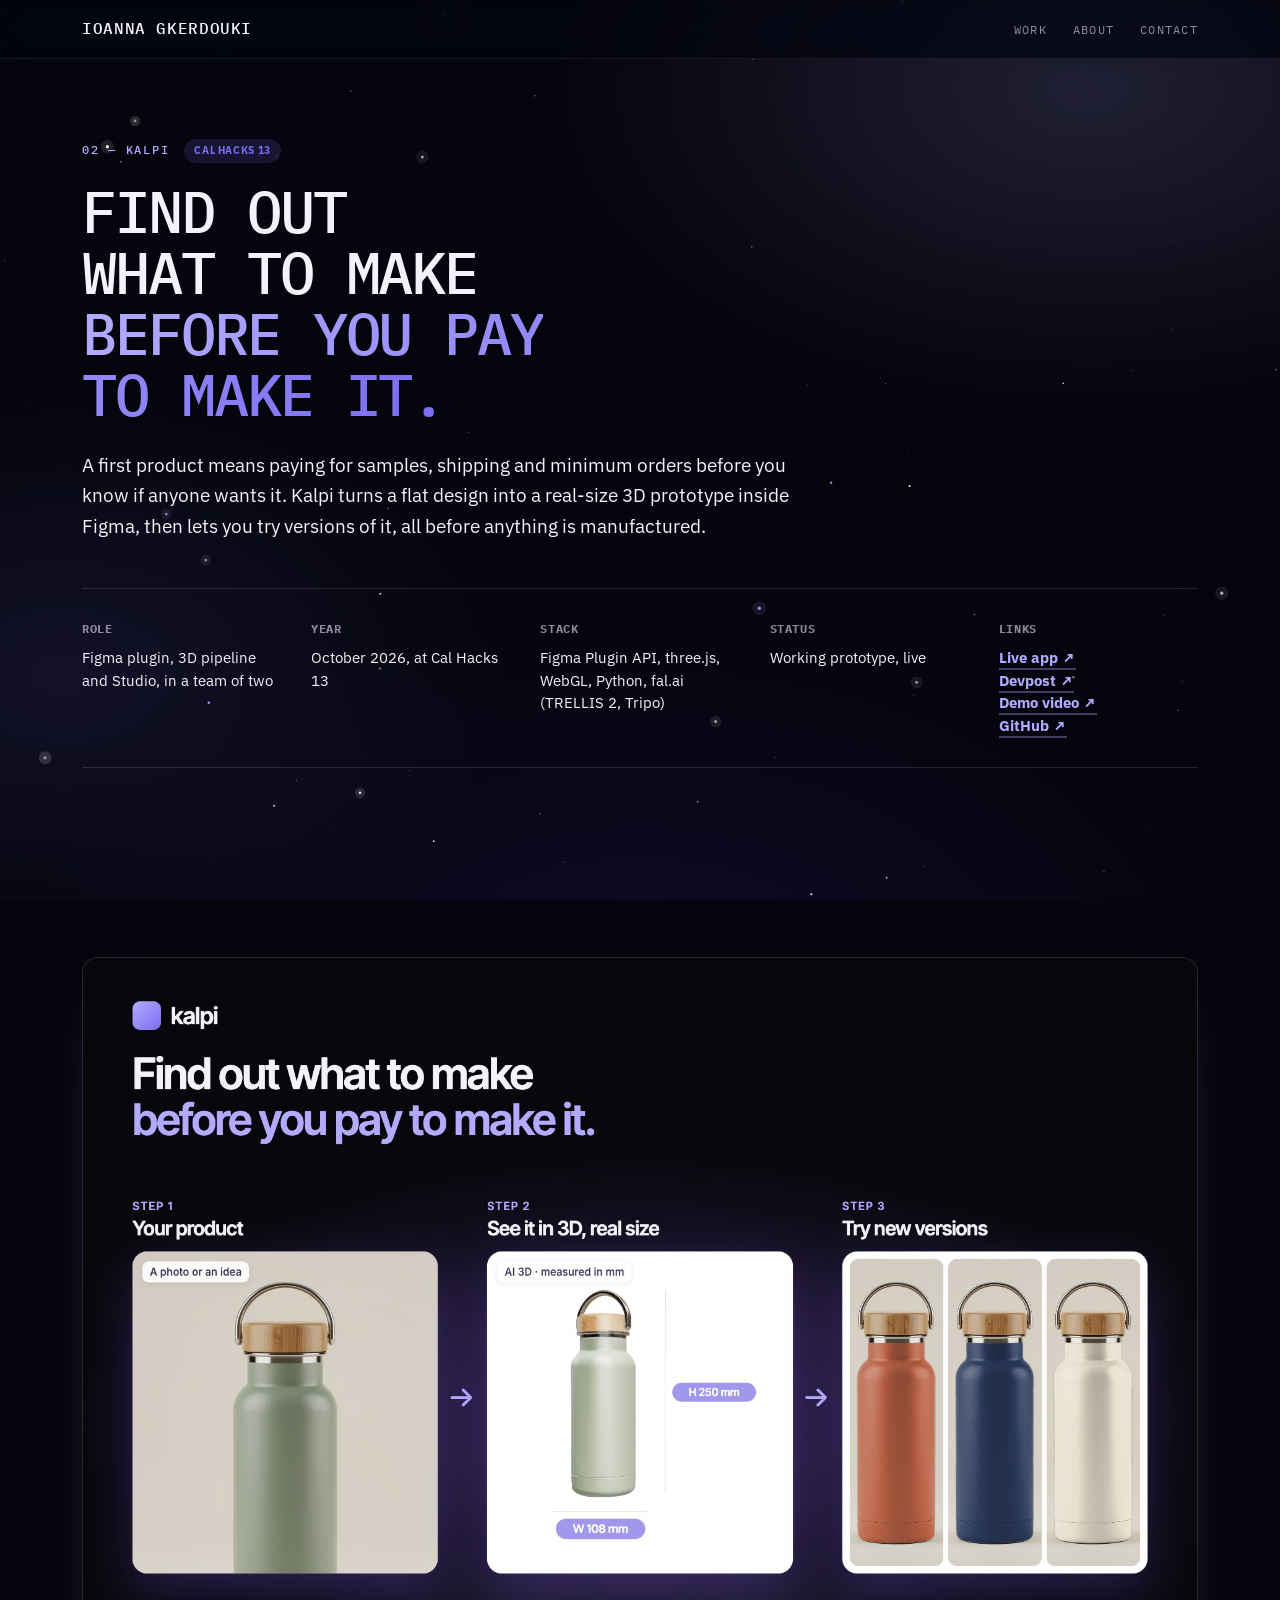
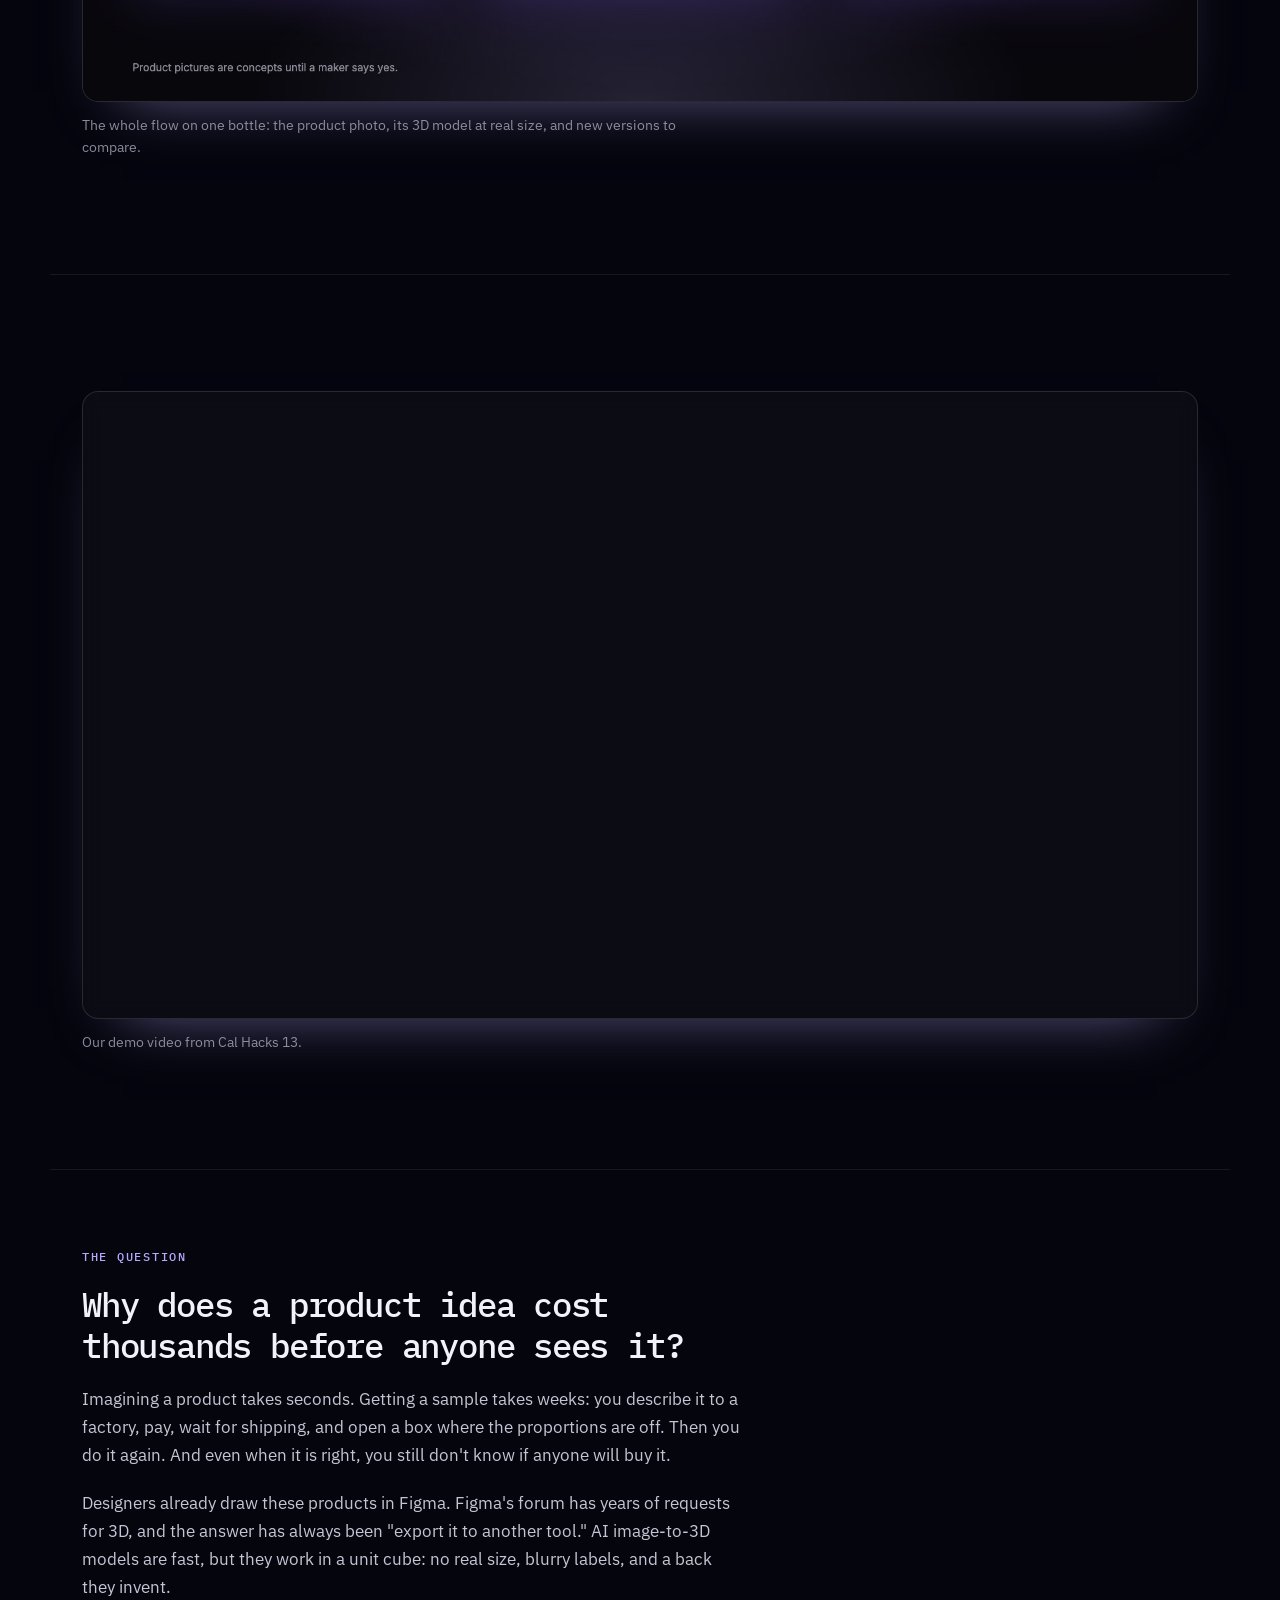
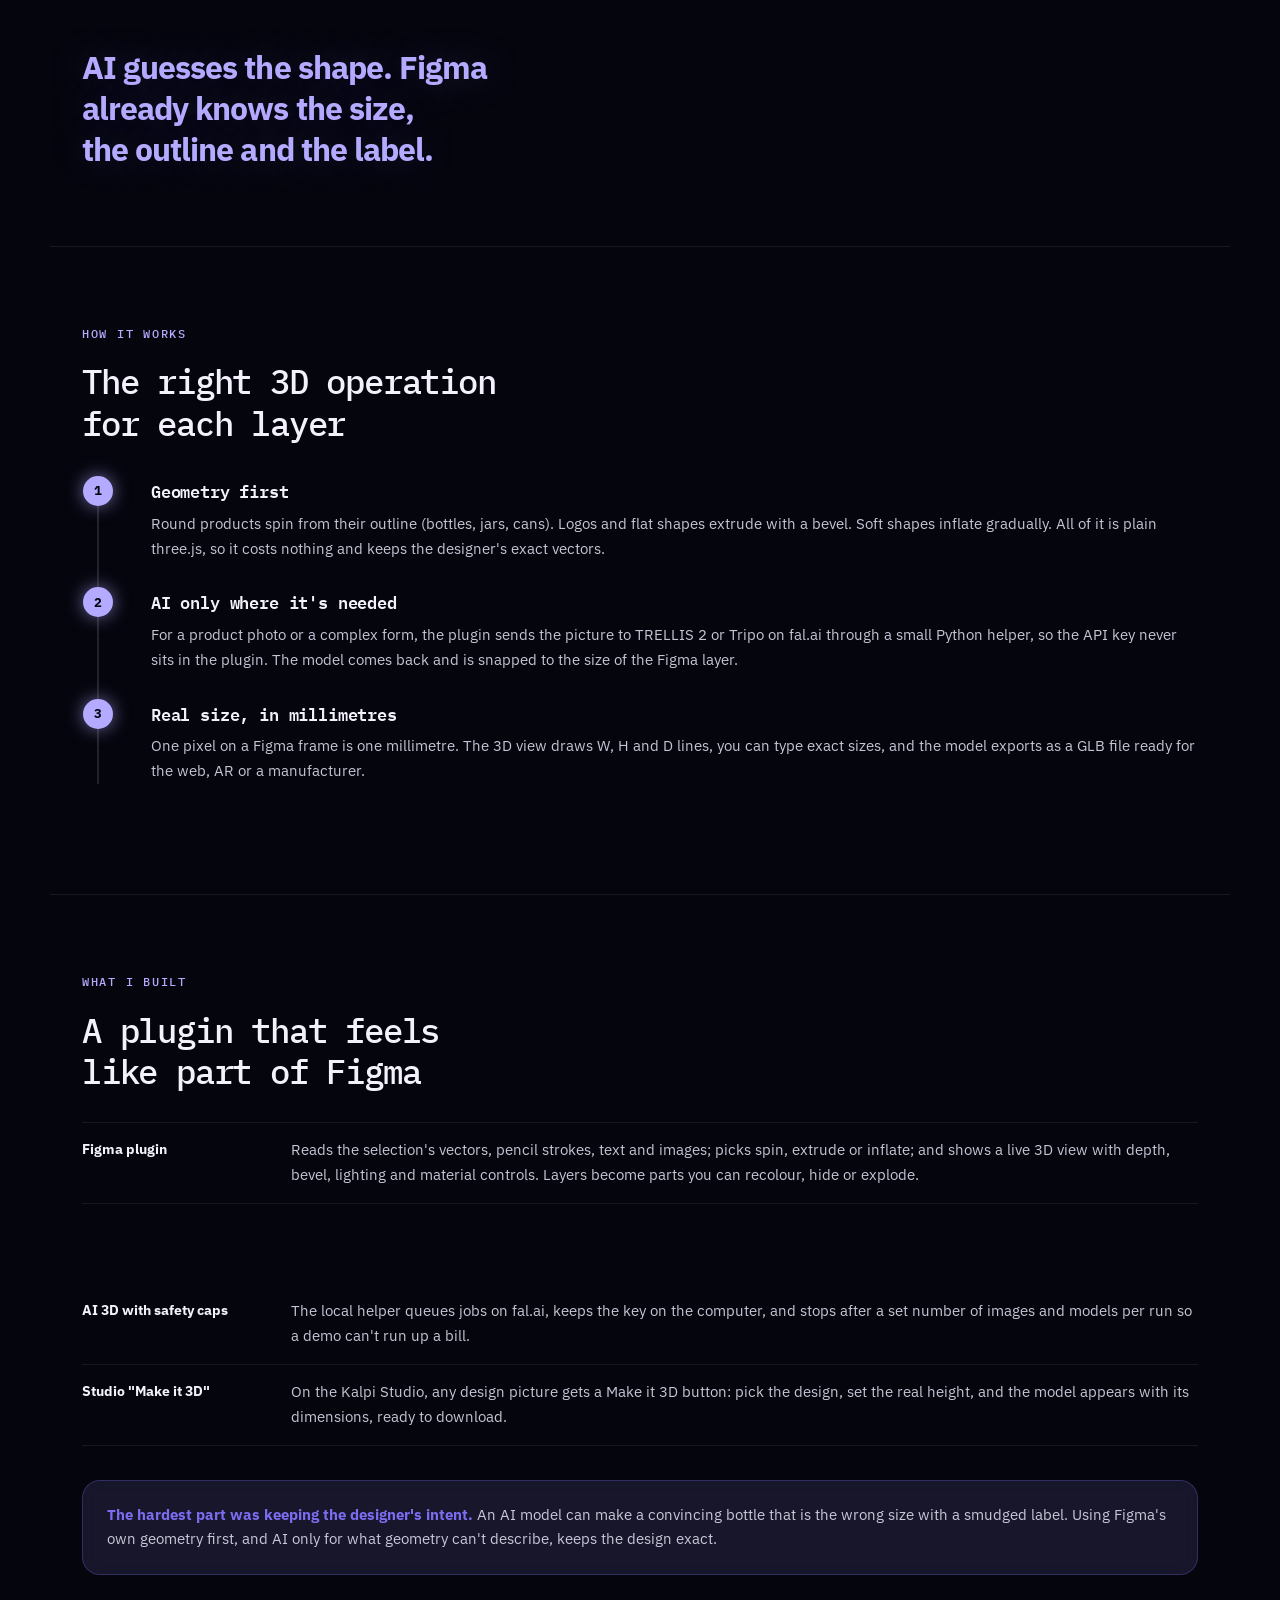
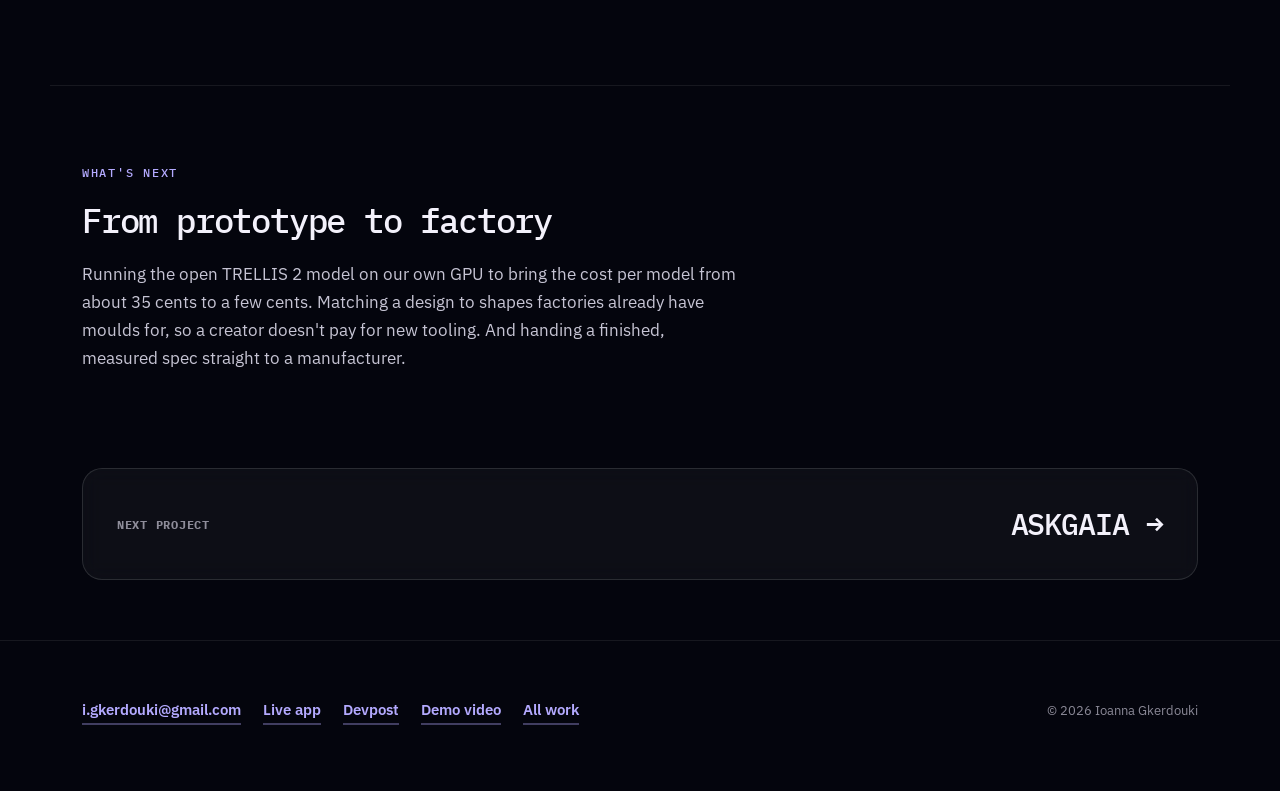
<file: work/kalpi.html>
<!doctype html>
<html lang="en">
<head>
<meta charset="utf-8">
<meta name="viewport" content="width=device-width, initial-scale=1">
<title>Kalpi — Ioanna Gkerdouki</title>
<meta name="description" content="A Figma plugin and studio that turn a 2D product design into a real-size 3D prototype, so creators can find out what to make before they pay to make it. Built at Cal Hacks 13.">
<link rel="stylesheet" href="../styles.css">
<link rel="stylesheet" href="../space.css">
</head>
<body class="space" style="--accent:#b4aaff; --accent-2:#7c6cf0;">

<nav class="nav">
  <div class="nav-inner">
    <a class="nav-name" href="../index.html">Ioanna Gkerdouki</a>
    <div class="nav-links">
      <a href="../index.html">Work</a>
      <a href="../classic.html#about">About</a>
      <a href="../classic.html#contact">Contact</a>
    </div>
  </div>
</nav>

<header class="case-hero wrap">
  <span class="eyebrow">02 — Kalpi <span class="badge badge-wip">Cal Hacks 13</span></span>
  <h1 class="display">Find out what to make <em>before you pay to make it.</em></h1>
  <p class="lead narrow">
    A first product means paying for samples, shipping and minimum orders before you know
    if anyone wants it. Kalpi turns a flat design into a real-size 3D prototype inside
    Figma, then lets you try versions of it, all before anything is manufactured.
  </p>

  <dl class="case-summary">
    <div>
      <dt>Role</dt>
      <dd>Figma plugin, 3D pipeline and Studio, in a team of two</dd>
    </div>
    <div>
      <dt>Year</dt>
      <dd>October 2026, at Cal Hacks 13</dd>
    </div>
    <div>
      <dt>Stack</dt>
      <dd>Figma Plugin API, three.js, WebGL, Python, fal.ai (TRELLIS 2, Tripo)</dd>
    </div>
    <div>
      <dt>Status</dt>
      <dd>Working prototype, live</dd>
    </div>
    <div>
      <dt>Links</dt>
      <dd><a href="https://kalpi-roan.vercel.app/">Live app ↗</a><br><a href="https://devpost.com/software/kalpi">Devpost ↗</a><br><a href="https://www.youtube.com/watch?v=oIFmQNXHJog">Demo video ↗</a><br><a href="https://github.com/VedPanse/kalpi">GitHub ↗</a></dd>
    </div>
  </dl>
</header>

<section class="wrap">
  <figure>
    <div class="figure-frame">
      <img src="../assets/cover-kalpi.jpg" loading="lazy"
           alt="Three steps from left to right: a photo of a sage-green water bottle, the same bottle as a 3D model measured at 250 mm tall and 108 mm wide, and three new colour versions in terracotta, navy and cream.">
    </div>
    <figcaption>
      The whole flow on one bottle: the product photo, its 3D model at real size, and new
      versions to compare.
    </figcaption>
  </figure>
</section>

<section class="wrap">
  <figure>
    <div class="figure-frame" style="aspect-ratio:16/9;">
      <iframe src="https://www.youtube-nocookie.com/embed/oIFmQNXHJog" title="Kalpi demo video" style="width:100%;height:100%;border:0;display:block;" loading="lazy" allow="accelerometer; encrypted-media; gyroscope; picture-in-picture; fullscreen" allowfullscreen></iframe>
    </div>
    <figcaption>Our demo video from Cal Hacks 13.</figcaption>
  </figure>
</section>

<section class="wrap">
  <div class="narrow">
    <span class="eyebrow">The question</span>
    <h2>Why does a product idea cost thousands before anyone sees it?</h2>
    <p>
      Imagining a product takes seconds. Getting a sample takes weeks: you describe it to a
      factory, pay, wait for shipping, and open a box where the proportions are off. Then
      you do it again. And even when it is right, you still don't know if anyone will buy it.
    </p>
    <p>
      Designers already draw these products in Figma. Figma's forum has years of requests
      for 3D, and the answer has always been "export it to another tool." AI image-to-3D
      models are fast, but they work in a unit cube: no real size, blurry labels, and a
      back they invent.
    </p>
  </div>

  <p class="pull">AI guesses the shape. Figma already knows the size, the outline and the label.</p>
</section>

<section class="wrap">
  <div class="narrow">
    <span class="eyebrow">How it works</span>
    <h2>The right 3D operation for each layer</h2>
  </div>

  <div class="steps">
    <div class="step">
      <h3>Geometry first</h3>
      <p>
        Round products spin from their outline (bottles, jars, cans). Logos and flat
        shapes extrude with a bevel. Soft shapes inflate gradually. All of it is plain
        three.js, so it costs nothing and keeps the designer's exact vectors.
      </p>
    </div>
    <div class="step">
      <h3>AI only where it's needed</h3>
      <p>
        For a product photo or a complex form, the plugin sends the picture to TRELLIS 2
        or Tripo on fal.ai through a small Python helper, so the API key never sits in the
        plugin. The model comes back and is snapped to the size of the Figma layer.
      </p>
    </div>
    <div class="step">
      <h3>Real size, in millimetres</h3>
      <p>
        One pixel on a Figma frame is one millimetre. The 3D view draws W, H and D lines,
        you can type exact sizes, and the model exports as a GLB file ready for the web,
        AR or a manufacturer.
      </p>
    </div>
  </div>
</section>

<section class="wrap">
  <div class="narrow">
    <span class="eyebrow">What I built</span>
    <h2>A plugin that feels like part of Figma</h2>
  </div>

  <div class="stack">
    <div class="stack-row">
      <div class="stack-k">Figma plugin</div>
      <div class="stack-v">Reads the selection's vectors, pencil strokes, text and images; picks spin, extrude or inflate; and shows a live 3D view with depth, bevel, lighting and material controls. Layers become parts you can recolour, hide or explode.</div>
    </div>
    <div class="stack-row">
      <div class="stack-k">Picture cut-out</div>
      <div class="stack-v">For a photo, a flood fill finds the background, the largest shape is traced and simplified, and the picture is cropped onto a 3D cut-out of the product.</div>
    </div>
    <div class="stack-row">
      <div class="stack-k">AI 3D with safety caps</div>
      <div class="stack-v">The local helper queues jobs on fal.ai, keeps the key on the computer, and stops after a set number of images and models per run so a demo can't run up a bill.</div>
    </div>
    <div class="stack-row">
      <div class="stack-k">Studio "Make it 3D"</div>
      <div class="stack-v">On the Kalpi Studio, any design picture gets a Make it 3D button: pick the design, set the real height, and the model appears with its dimensions, ready to download.</div>
    </div>
  </div>

  <div class="note">
    <p>
      <strong>The hardest part was keeping the designer's intent.</strong> An AI model can
      make a convincing bottle that is the wrong size with a smudged label. Using Figma's
      own geometry first, and AI only for what geometry can't describe, keeps the design
      exact.
    </p>
  </div>
</section>

<section class="wrap">
  <div class="narrow">
    <span class="eyebrow">What's next</span>
    <h2>From prototype to factory</h2>
    <p>
      Running the open TRELLIS 2 model on our own GPU to bring the cost per model from
      about 35 cents to a few cents. Matching a design to shapes factories already have
      moulds for, so a creator doesn't pay for new tooling. And handing a finished,
      measured spec straight to a manufacturer.
    </p>
  </div>
</section>

<div class="wrap">
  <a class="next" href="askgaia.html">
    <span class="next-l">Next project</span>
    <span class="next-t">askgaia →</span>
  </a>
</div>

<footer>
  <div class="wrap foot-inner">
    <div class="foot-links">
      <a href="mailto:i.gkerdouki@gmail.com">i.gkerdouki@gmail.com</a>
      <a href="https://kalpi-roan.vercel.app/">Live app</a>
      <a href="https://devpost.com/software/kalpi">Devpost</a>
      <a href="https://www.youtube.com/watch?v=oIFmQNXHJog">Demo video</a>
      <a href="../index.html">All work</a>
    </div>
    <div class="foot-note">© 2026 Ioanna Gkerdouki</div>
  </div>
</footer>

<script src="../space.js"></script>
<script src="../site.js"></script>
</body>
</html>
</file>
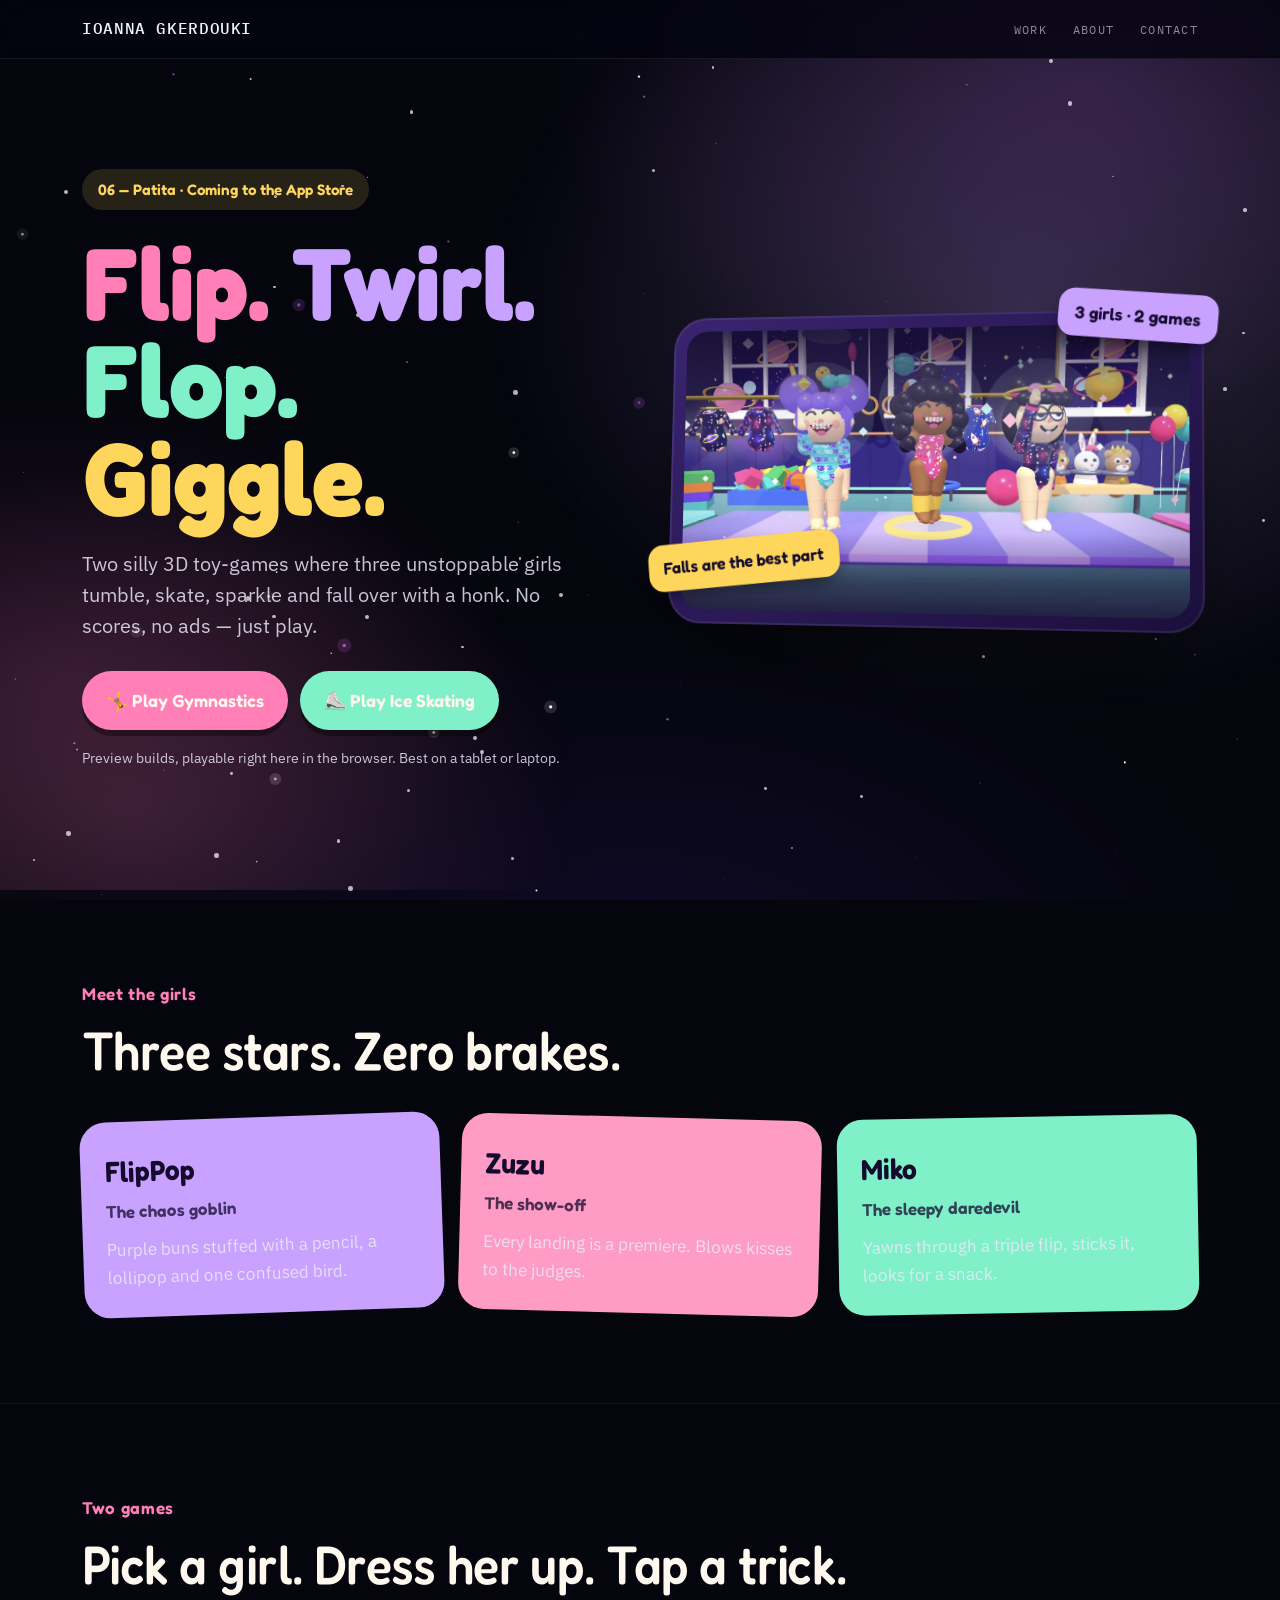
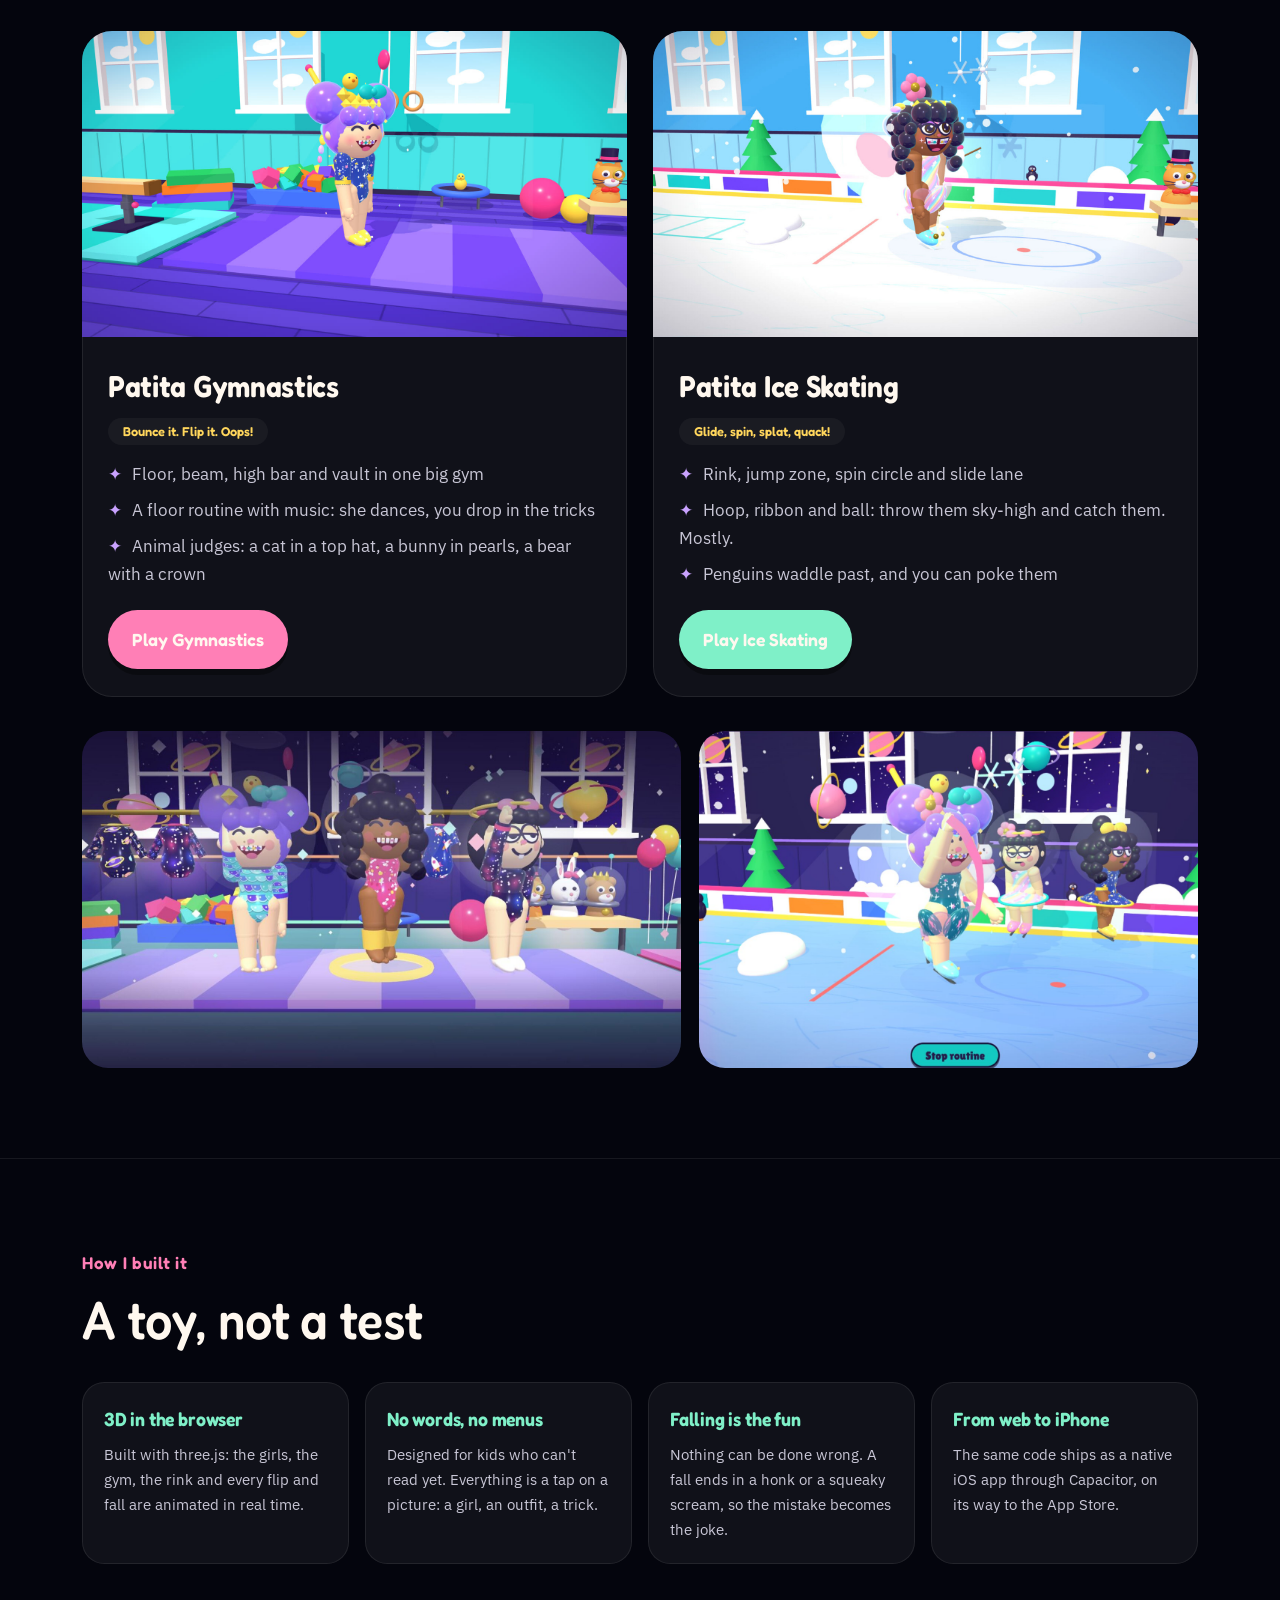
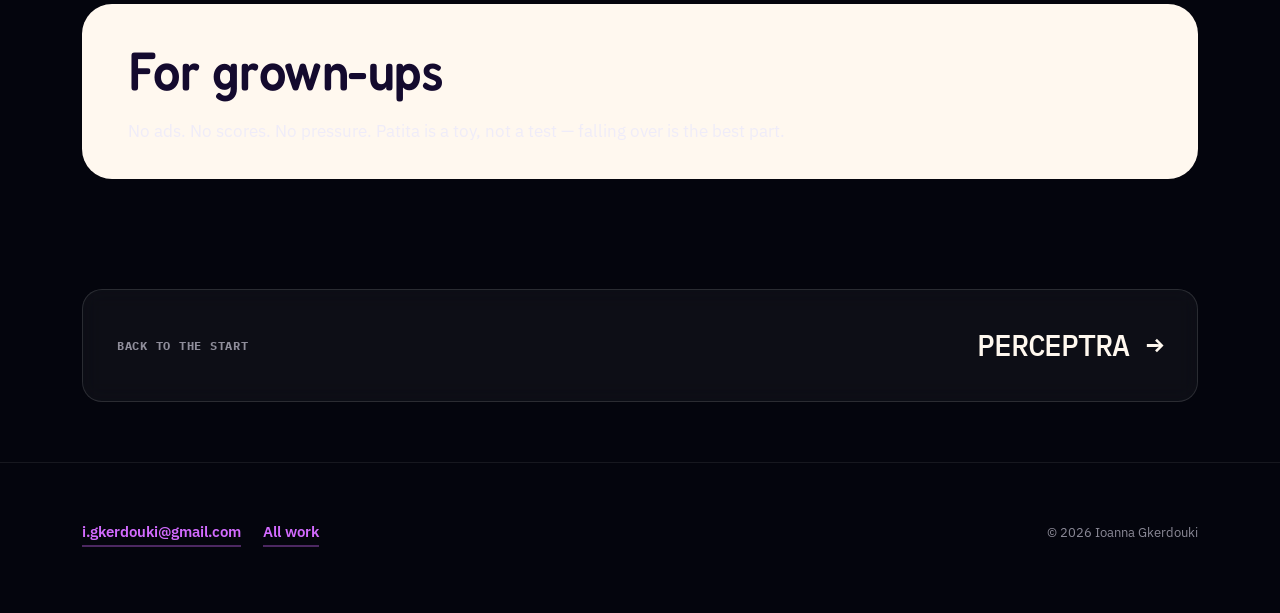
<file: work/patita.html>
<!doctype html>
<html lang="en">
<head>
<meta charset="utf-8">
<meta name="viewport" content="width=device-width, initial-scale=1">
<title>Patita — Ioanna Gkerdouki</title>
<meta name="description" content="Patita: two silly 3D toy-games, gymnastics and ice skating, where three girls tumble, skate, sparkle and fall over with a honk. Built with three.js and coming to the App Store.">
<link rel="stylesheet" href="../styles.css">
<link rel="stylesheet" href="../space.css">
<link rel="preconnect" href="https://fonts.googleapis.com">
<link rel="stylesheet" href="https://fonts.googleapis.com/css2?family=Fredoka:wght@500;600;700&display=swap">
<style>
  /* Patita has its own look: a night-sky toy box, candy colours, bouncy type. */
  .pat {
    --night: #140a2e;
    --night-2: #22124a;
    --lilac: #c9a2ff;
    --pink: #ff7fb6;
    --mint: #7ff0c8;
    --sun: #ffd65c;
    --paper: #fff8ef;
    --toy: 'Fredoka', ui-rounded, system-ui, sans-serif;
    background: var(--night);
    color: var(--paper);
    overflow: hidden;
  }

  .pat h1, .pat h2, .pat h3 { font-family: var(--toy); letter-spacing: -0.01em; }
  .pat p { color: rgba(255, 248, 239, .78); }

  /* ---------- hero ---------- */
  .pat-hero {
    position: relative;
    isolation: isolate;
    padding: 110px 0 120px;
    background:
      radial-gradient(60% 70% at 80% 30%, rgba(201, 162, 255, .28), transparent 70%),
      radial-gradient(50% 60% at 10% 90%, rgba(255, 127, 182, .22), transparent 70%),
      linear-gradient(180deg, var(--night) 0%, var(--night-2) 100%);
  }

  .pat-stars { position: absolute; inset: 0; z-index: -1; pointer-events: none; }
  .pat-stars i {
    position: absolute; width: 4px; height: 4px; border-radius: 50%;
    background: #fff; opacity: .7;
    animation: twinkle 3s ease-in-out infinite;
  }
  @keyframes twinkle { 50% { opacity: .15; transform: scale(.6); } }

  .pat-hero-grid {
    display: grid; grid-template-columns: minmax(0, 1fr) minmax(0, 1.05fr);
    gap: clamp(30px, 5vw, 70px); align-items: center;
  }

  .pat-kicker {
    display: inline-flex; align-items: center; gap: 10px;
    padding: 8px 16px; border-radius: 100px;
    background: rgba(255, 214, 92, .14); color: var(--sun);
    font-family: var(--toy); font-weight: 600; font-size: .95rem;
  }

  .pat-words {
    margin: 24px 0 22px;
    font-size: clamp(3.4rem, 8vw, 6.4rem); line-height: .95; font-weight: 700;
  }
  .pat-words span { display: inline-block; animation: bounce-in .9s cubic-bezier(.34,1.56,.64,1) both; }
  .pat-words span:nth-child(1) { color: var(--pink);  animation-delay: .05s; }
  .pat-words span:nth-child(2) { color: var(--lilac); animation-delay: .2s; }
  .pat-words span:nth-child(3) { color: var(--mint);  animation-delay: .35s; }
  .pat-words span:nth-child(4) { color: var(--sun);   animation-delay: .5s; }
  .pat-words span:hover { animation: wobble .6s ease-in-out; }

  @keyframes bounce-in { from { opacity: 0; transform: translateY(40px) scale(.6) rotate(-8deg); } }
  @keyframes wobble { 25% { transform: rotate(-7deg) scale(1.08); } 75% { transform: rotate(6deg) scale(1.05); } }

  .pat-lead { font-size: 1.25rem; line-height: 1.55; max-width: 32rem; }

  .pat-plays { display: flex; flex-wrap: wrap; gap: 12px; margin-top: 30px; }
  .pat-play {
    display: inline-flex; align-items: center; gap: 10px;
    padding: 15px 24px; border-radius: 100px;
    font-family: var(--toy); font-weight: 600; font-size: 1.1rem;
    text-decoration: none; color: var(--night);
    box-shadow: 0 6px 0 rgba(0,0,0,.35);
    transition: transform .15s, box-shadow .15s;
  }
  .pat-play:hover { transform: translateY(-3px); box-shadow: 0 9px 0 rgba(0,0,0,.35); }
  .pat-play:active { transform: translateY(4px); box-shadow: 0 2px 0 rgba(0,0,0,.35); }
  .pat-play.gym { background: var(--pink); }
  .pat-play.ice { background: var(--mint); }
  .pat-note { margin-top: 16px; font-size: .9rem; color: rgba(255,248,239,.55); }

  /* the screenshot, as a tablet that tilts toward the pointer */
  .pat-tablet {
    position: relative;
    padding: 14px; border-radius: 34px;
    background: linear-gradient(145deg, #3a2470, #1b0f3c);
    box-shadow: 0 50px 90px -40px rgba(0,0,0,.8), inset 0 0 0 2px rgba(255,255,255,.08);
    transform: perspective(1200px) rotateY(var(--ry, -9deg)) rotateX(var(--rx, 4deg));
    transition: transform .25s ease-out;
  }
  .pat-tablet img { display: block; width: 100%; border-radius: 22px; }
  .pat-sticker {
    position: absolute; padding: 10px 16px; border-radius: 16px;
    font-family: var(--toy); font-weight: 600; color: var(--night);
    box-shadow: 0 10px 20px -8px rgba(0,0,0,.6);
  }
  .pat-sticker.s1 { background: var(--sun); left: -22px; bottom: 40px; transform: rotate(-6deg); }
  .pat-sticker.s2 { background: var(--lilac); right: -14px; top: -18px; transform: rotate(5deg); }

  /* ---------- sections ---------- */
  .pat-section { padding: 90px 0; position: relative; }
  .pat-section h2 { font-size: clamp(2.2rem, 4.5vw, 3.4rem); font-weight: 700; margin-bottom: 14px; color: var(--paper); }
  .pat-eyebrow { font-family: var(--toy); font-weight: 600; color: var(--pink); letter-spacing: .04em; margin-bottom: 10px; display: block; }

  .pat-girls { display: grid; grid-template-columns: repeat(auto-fit, minmax(220px, 1fr)); gap: 18px; margin-top: 34px; }
  .pat-girl {
    padding: 26px 24px; border-radius: 26px;
    background: var(--c); color: var(--night);
    transform: rotate(var(--r));
    transition: transform .3s cubic-bezier(.34,1.56,.64,1);
  }
  .pat-girl:hover { transform: rotate(0) translateY(-8px) scale(1.03); }
  .pat-girl h3 { font-size: 1.8rem; margin: 0; }
  .pat-girl b { display: block; font-family: var(--toy); font-weight: 600; margin: 2px 0 10px; opacity: .75; }
  .pat-girl p { color: rgba(20,10,46,.8); margin: 0; }

  .pat-games { display: grid; grid-template-columns: repeat(auto-fit, minmax(320px, 1fr)); gap: 26px; margin-top: 34px; }
  .pat-game {
    border-radius: 30px; overflow: hidden;
    background: rgba(255,255,255,.05);
    box-shadow: inset 0 0 0 1px rgba(255,255,255,.08);
    transition: transform .3s;
  }
  .pat-game:hover { transform: translateY(-6px); }
  .pat-game img { display: block; width: 100%; aspect-ratio: 16 / 9; object-fit: cover; transition: transform .6s; }
  .pat-game:hover img { transform: scale(1.05); }
  .pat-game-body { padding: 24px 26px 28px; }
  .pat-game h3 { font-size: 1.9rem; margin: 0 0 4px; color: var(--paper); }
  .pat-game .tag { font-family: var(--toy); font-weight: 600; color: var(--sun); }
  .pat-game ul { margin: 16px 0 22px; padding: 0; list-style: none; display: grid; gap: 8px; }
  .pat-game li { color: rgba(255,248,239,.8); }
  .pat-game li::before { content: "✦"; color: var(--lilac); margin-right: 10px; }

  .pat-strip { display: grid; grid-template-columns: 1.2fr 1fr; gap: 18px; margin-top: 34px; }
  .pat-strip img { width: 100%; height: 100%; object-fit: cover; border-radius: 26px; }

  .pat-build { display: grid; grid-template-columns: repeat(auto-fit, minmax(230px, 1fr)); gap: 16px; margin-top: 30px; }
  .pat-build div { padding: 22px; border-radius: 22px; background: rgba(255,255,255,.05); box-shadow: inset 0 0 0 1px rgba(255,255,255,.08); }
  .pat-build h3 { font-size: 1.2rem; margin: 0 0 6px; color: var(--mint); }
  .pat-build p { margin: 0; font-size: .95rem; }

  .pat-grownups {
    margin-top: 10px; padding: 34px clamp(24px, 4vw, 46px);
    border-radius: 30px; background: var(--paper); color: var(--night);
  }
  .pat-grownups h2 { color: var(--night); }
  .pat-grownups p { color: rgba(20,10,46,.78); max-width: 46rem; }

  .pat .next { background: rgba(255,255,255,.06); color: var(--paper); }
  .pat .next-l { color: rgba(255,248,239,.6); }

  @media (max-width: 900px) {
    .pat-hero-grid, .pat-strip { grid-template-columns: minmax(0, 1fr); }
    .pat-tablet { transform: none; }
  }
  @media (prefers-reduced-motion: reduce) {
    .pat-stars i, .pat-words span { animation: none; }
    .pat-tablet { transform: none; }
  }
</style>
</head>
<body class="space" style="--accent:#d36bff; --accent-2:#ff63c8;">

<nav class="nav">
  <div class="nav-inner">
    <a class="nav-name" href="../index.html">Ioanna Gkerdouki</a>
    <div class="nav-links">
      <a href="../index.html">Work</a>
      <a href="../classic.html#about">About</a>
      <a href="../classic.html#contact">Contact</a>
    </div>
  </div>
</nav>

<main class="pat">

<header class="pat-hero">
  <div class="pat-stars" aria-hidden="true"></div>
  <div class="wrap pat-hero-grid">
    <div>
      <span class="pat-kicker">06 — Patita · Coming to the App Store</span>
      <h1 class="pat-words"><span>Flip.</span> <span>Twirl.</span> <span>Flop.</span> <span>Giggle.</span></h1>
      <p class="pat-lead">
        Two silly 3D toy-games where three unstoppable girls tumble, skate, sparkle and
        fall over with a honk. No scores, no ads — just play.
      </p>
      <div class="pat-plays">
        <a class="pat-play gym" href="../play/patita-gymnastics.html">🤸 Play Gymnastics</a>
        <a class="pat-play ice" href="../play/patita-ice-skating.html">⛸️ Play Ice Skating</a>
      </div>
      <p class="pat-note">Preview builds, playable right here in the browser. Best on a tablet or laptop.</p>
    </div>

    <div class="pat-tablet">
      <img src="../assets/patita-gym-cast.jpg" alt="The three Patita girls lined up on the gymnastics floor in sparkly leotards, with animal judges watching from the side.">
      <span class="pat-sticker s1">Falls are the best part</span>
      <span class="pat-sticker s2">3 girls · 2 games</span>
    </div>
  </div>
</header>

<section class="pat-section">
  <div class="wrap">
    <span class="pat-eyebrow">Meet the girls</span>
    <h2>Three stars. Zero brakes.</h2>
    <div class="pat-girls">
      <div class="pat-girl" style="--c:#c9a2ff; --r:-2deg;">
        <h3>FlipPop</h3><b>The chaos goblin</b>
        <p>Purple buns stuffed with a pencil, a lollipop and one confused bird.</p>
      </div>
      <div class="pat-girl" style="--c:#ff9cc6; --r:1.5deg;">
        <h3>Zuzu</h3><b>The show-off</b>
        <p>Every landing is a premiere. Blows kisses to the judges.</p>
      </div>
      <div class="pat-girl" style="--c:#7ff0c8; --r:-1deg;">
        <h3>Miko</h3><b>The sleepy daredevil</b>
        <p>Yawns through a triple flip, sticks it, looks for a snack.</p>
      </div>
    </div>
  </div>
</section>

<section class="pat-section">
  <div class="wrap">
    <span class="pat-eyebrow">Two games</span>
    <h2>Pick a girl. Dress her up. Tap a trick.</h2>
    <div class="pat-games">
      <article class="pat-game">
        <img src="../assets/patita-play-gym.jpg" alt="FlipPop, a girl with purple buns full of toys, grinning with her braces on the gymnastics floor in a starry leotard.">
        <div class="pat-game-body">
          <h3>Patita Gymnastics</h3>
          <span class="tag">Bounce it. Flip it. Oops!</span>
          <ul>
            <li>Floor, beam, high bar and vault in one big gym</li>
            <li>A floor routine with music: she dances, you drop in the tricks</li>
            <li>Animal judges: a cat in a top hat, a bunny in pearls, a bear with a crown</li>
          </ul>
          <a class="pat-play gym" href="../play/patita-gymnastics.html">Play Gymnastics</a>
        </div>
      </article>
      <article class="pat-game">
        <img src="../assets/patita-play-ice.jpg" alt="A girl in a starry dress spinning a pink hoop on the ice rink, a snowman and penguin in the background.">
        <div class="pat-game-body">
          <h3>Patita Ice Skating</h3>
          <span class="tag">Glide, spin, splat, quack!</span>
          <ul>
            <li>Rink, jump zone, spin circle and slide lane</li>
            <li>Hoop, ribbon and ball: throw them sky-high and catch them. Mostly.</li>
            <li>Penguins waddle past, and you can poke them</li>
          </ul>
          <a class="pat-play ice" href="../play/patita-ice-skating.html">Play Ice Skating</a>
        </div>
      </article>
    </div>

    <div class="pat-strip">
      <img src="../assets/patita-gym-cast.jpg" alt="The three Patita girls lined up on the gymnastics floor in sparkly leotards.">
      <img src="../assets/patita-moon-rink.jpg" alt="The space rink among the planets, where the girls skate in low gravity.">
    </div>
  </div>
</section>

<section class="pat-section">
  <div class="wrap">
    <span class="pat-eyebrow">How I built it</span>
    <h2>A toy, not a test</h2>
    <div class="pat-build">
      <div><h3>3D in the browser</h3><p>Built with three.js: the girls, the gym, the rink and every flip and fall are animated in real time.</p></div>
      <div><h3>No words, no menus</h3><p>Designed for kids who can't read yet. Everything is a tap on a picture: a girl, an outfit, a trick.</p></div>
      <div><h3>Falling is the fun</h3><p>Nothing can be done wrong. A fall ends in a honk or a squeaky scream, so the mistake becomes the joke.</p></div>
      <div><h3>From web to iPhone</h3><p>The same code ships as a native iOS app through Capacitor, on its way to the App Store.</p></div>
    </div>

    <div class="pat-grownups" style="margin-top:40px;">
      <h2>For grown-ups</h2>
      <p>No ads. No scores. No pressure. Patita is a toy, not a test — falling over is the best part.</p>
    </div>
  </div>
</section>

<div class="wrap">
  <a class="next" href="perceptra.html">
    <span class="next-l">Back to the start</span>
    <span class="next-t">Perceptra →</span>
  </a>
</div>

</main>

<footer>
  <div class="wrap foot-inner">
    <div class="foot-links">
      <a href="mailto:i.gkerdouki@gmail.com">i.gkerdouki@gmail.com</a>
      <a href="../index.html">All work</a>
    </div>
    <div class="foot-note">© 2026 Ioanna Gkerdouki</div>
  </div>
</footer>

<script src="../space.js"></script>
<script src="../site.js"></script>
<script>
  /* sprinkle the night sky, and let the tablet lean toward the pointer */
  (function () {
    var sky = document.querySelector('.pat-stars');
    for (var i = 0; i < 46; i++) {
      var s = document.createElement('i');
      s.style.left = Math.random() * 100 + '%';
      s.style.top = Math.random() * 100 + '%';
      s.style.animationDelay = (Math.random() * 3).toFixed(2) + 's';
      var size = (2 + Math.random() * 3).toFixed(1) + 'px';
      s.style.width = size; s.style.height = size;
      sky.appendChild(s);
    }
    if (window.matchMedia('(prefers-reduced-motion: reduce)').matches) return;
    var tab = document.querySelector('.pat-tablet');
    window.addEventListener('pointermove', function (e) {
      var x = e.clientX / window.innerWidth - 0.5, y = e.clientY / window.innerHeight - 0.5;
      tab.style.setProperty('--ry', (-9 + x * 14).toFixed(1) + 'deg');
      tab.style.setProperty('--rx', (4 - y * 10).toFixed(1) + 'deg');
    });
  })();
</script>
</body>
</html>
</file>
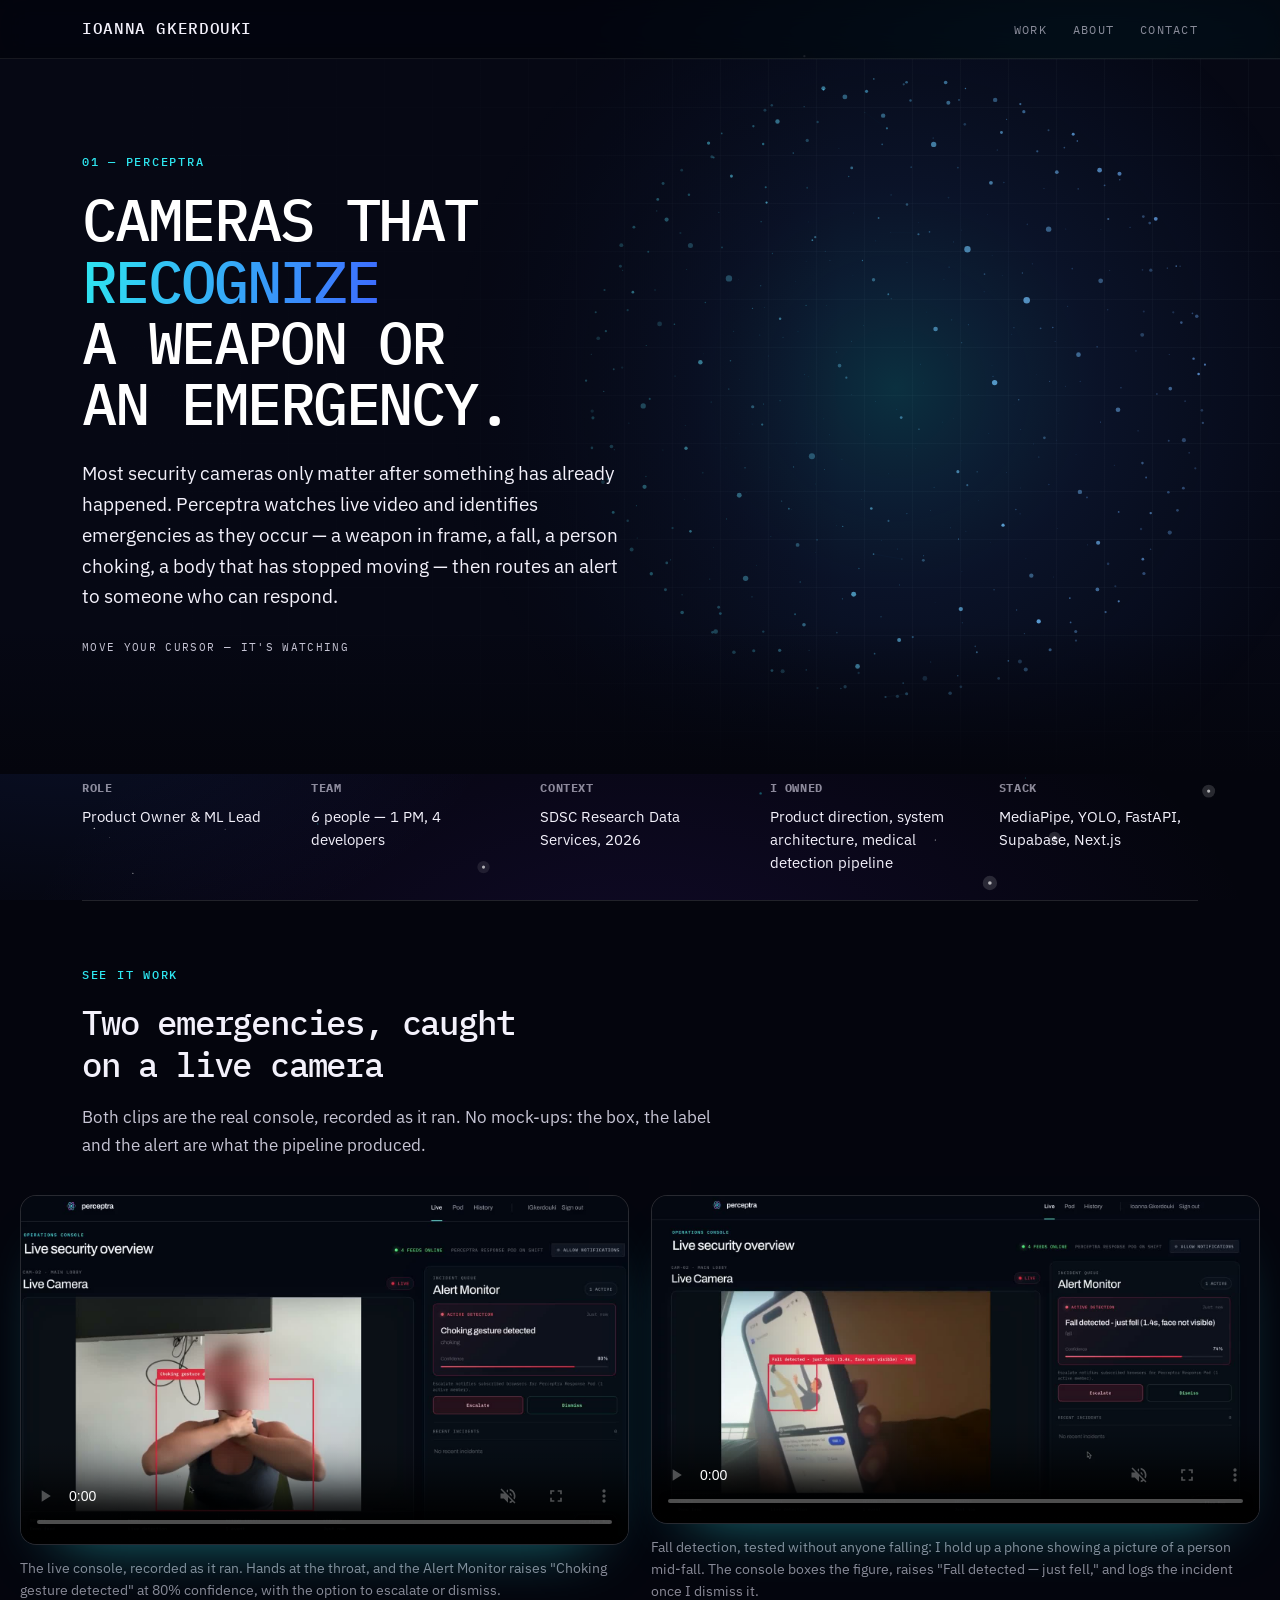
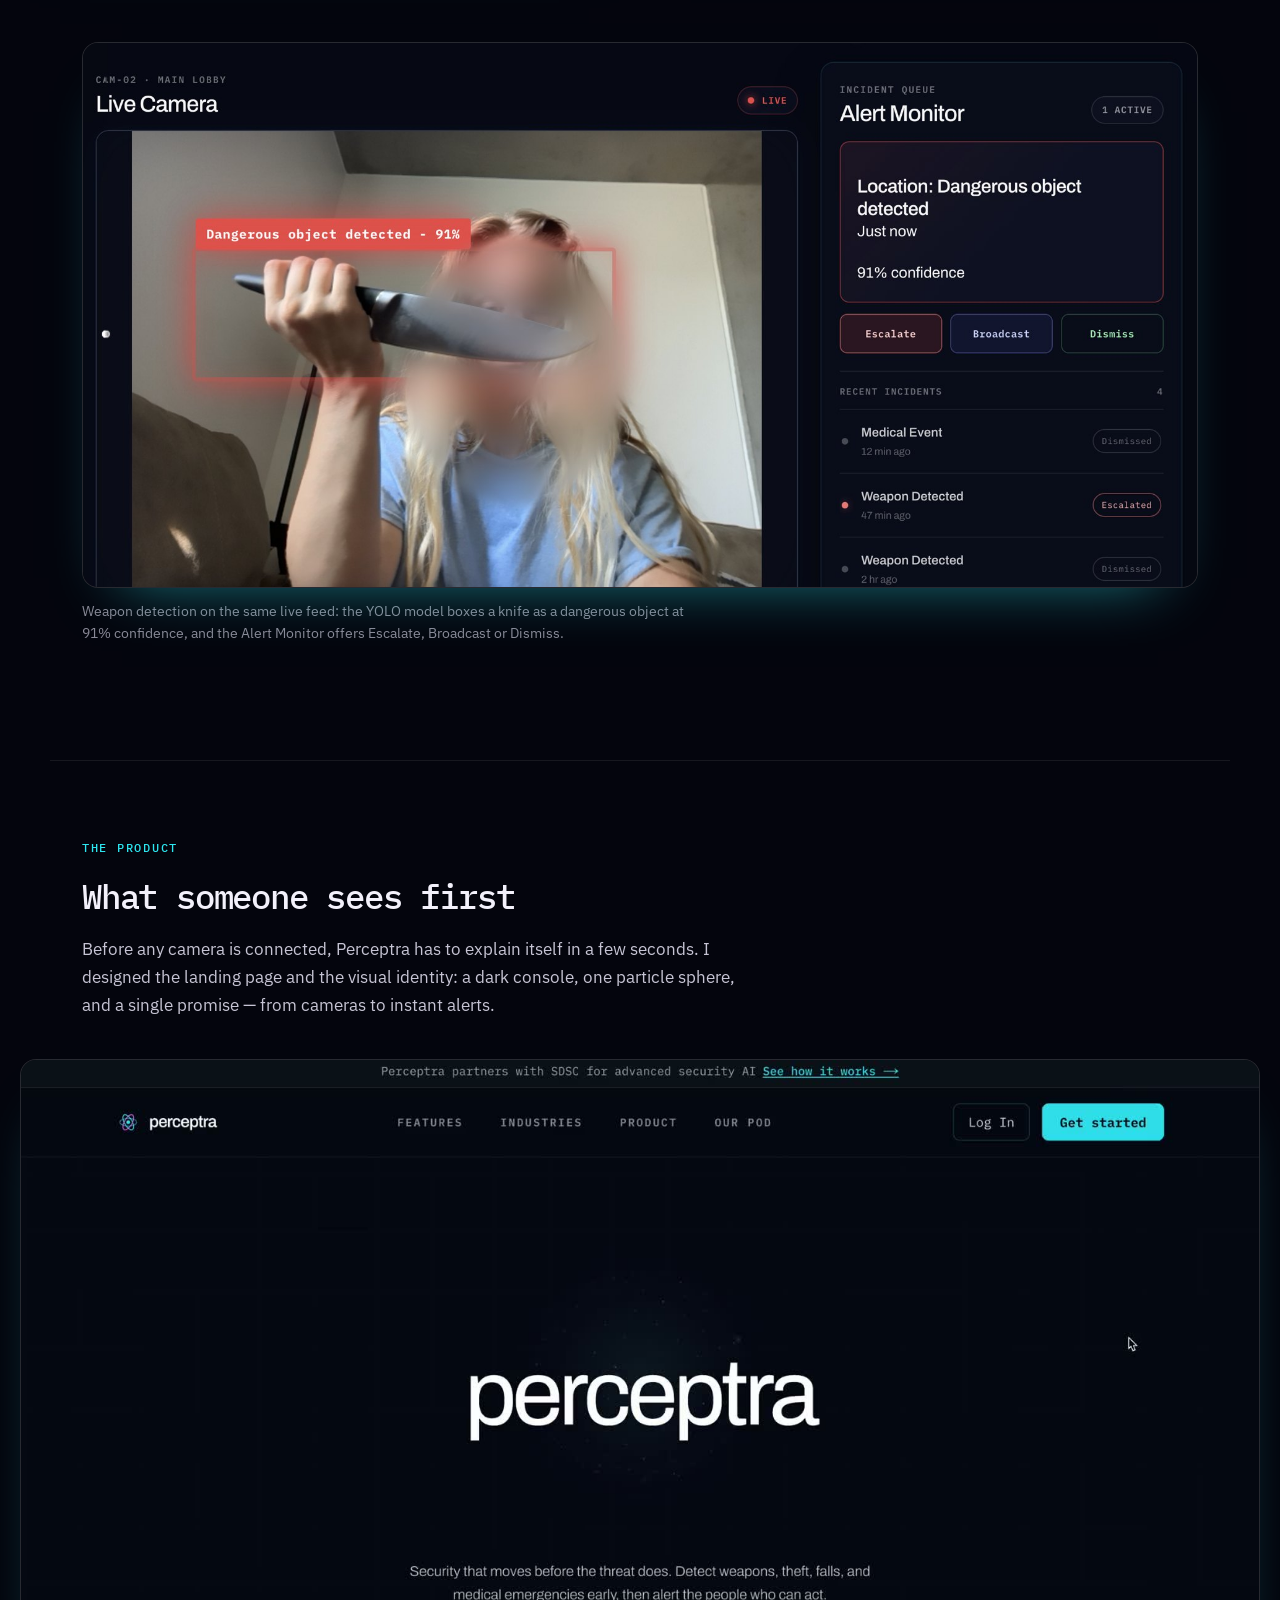
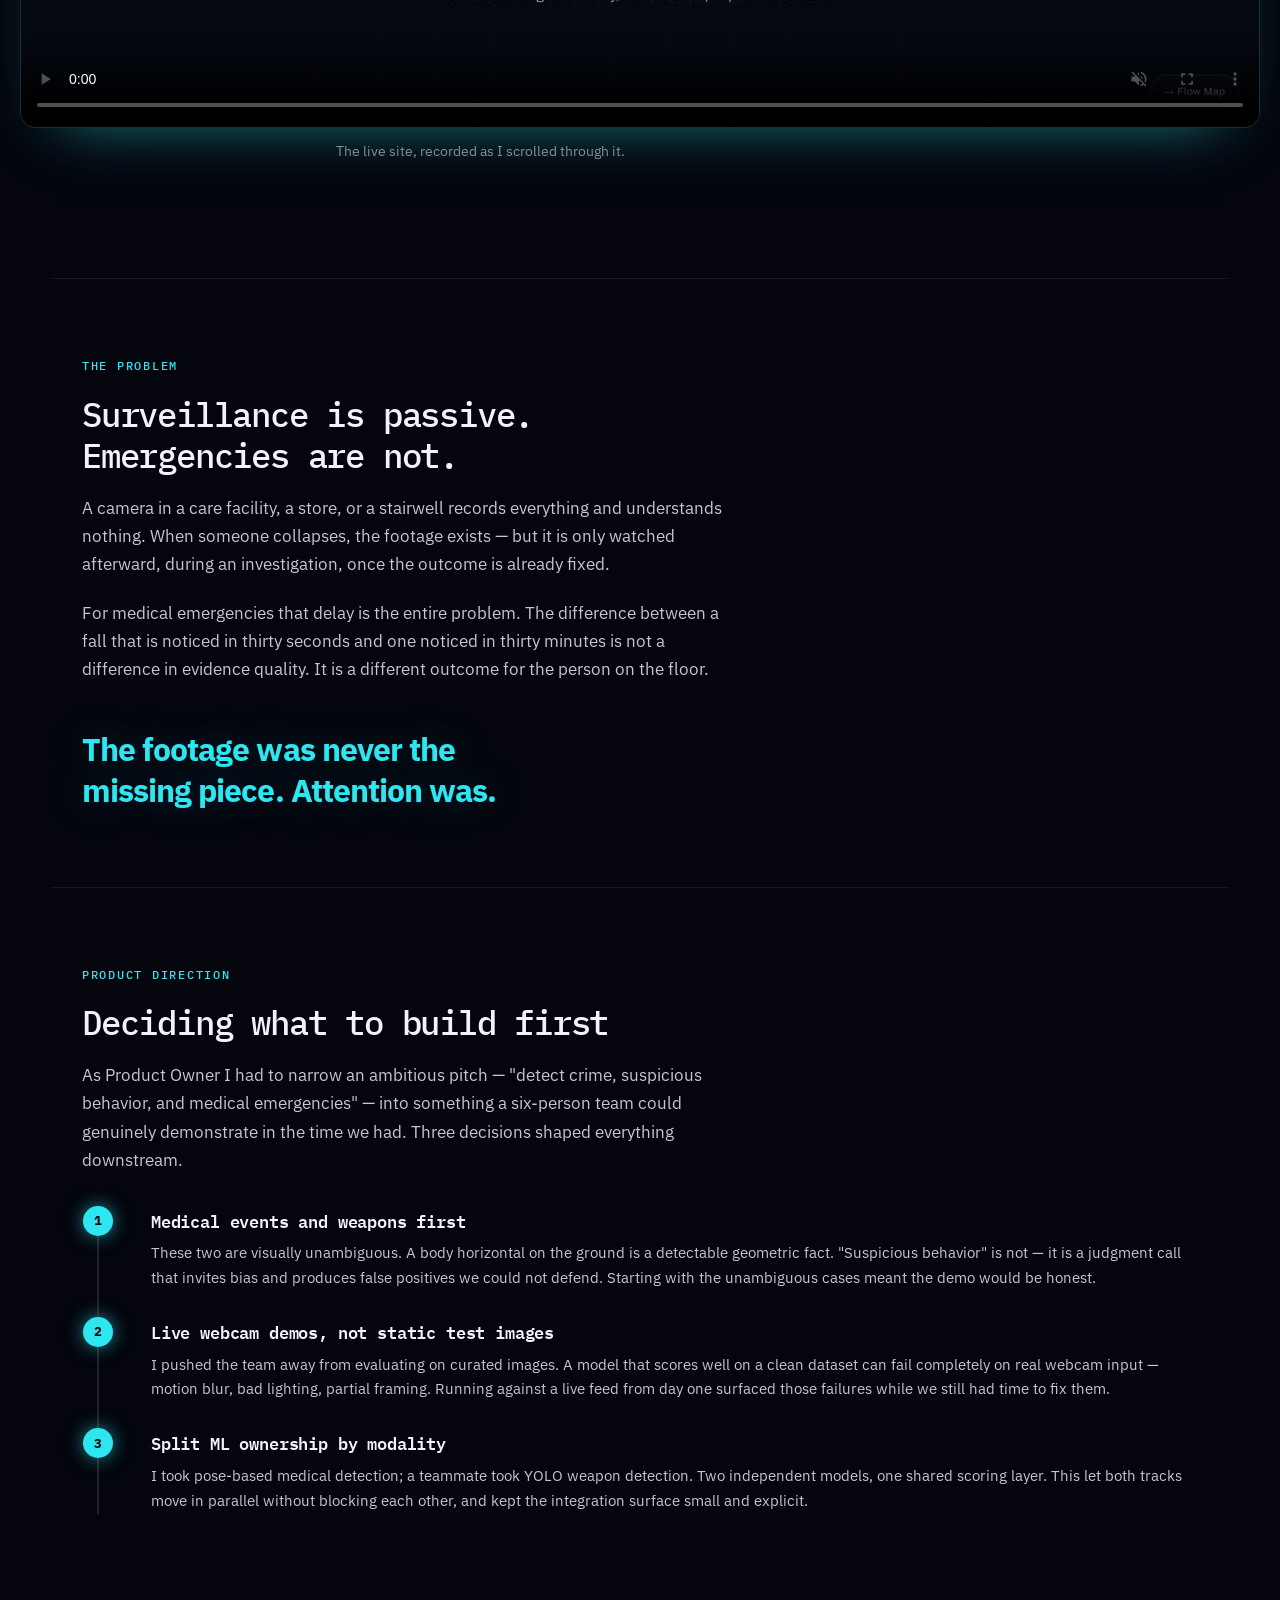
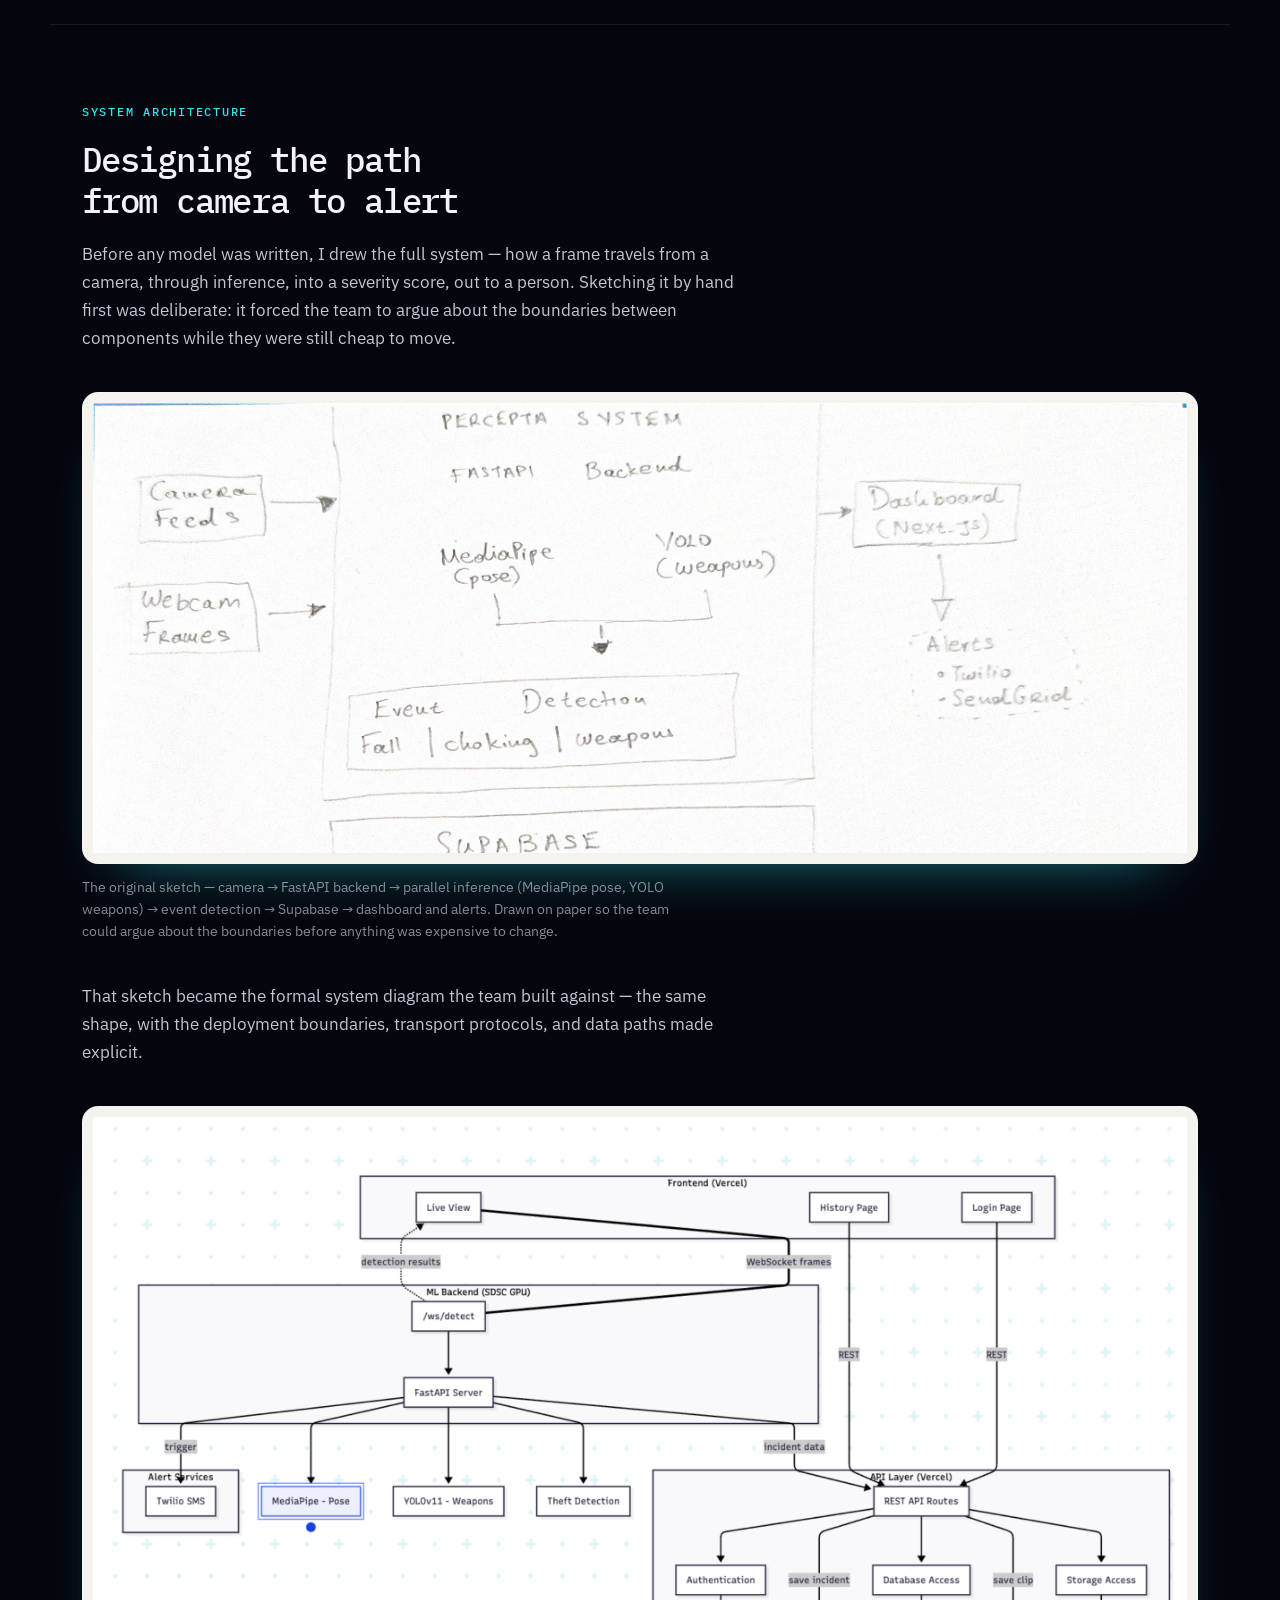
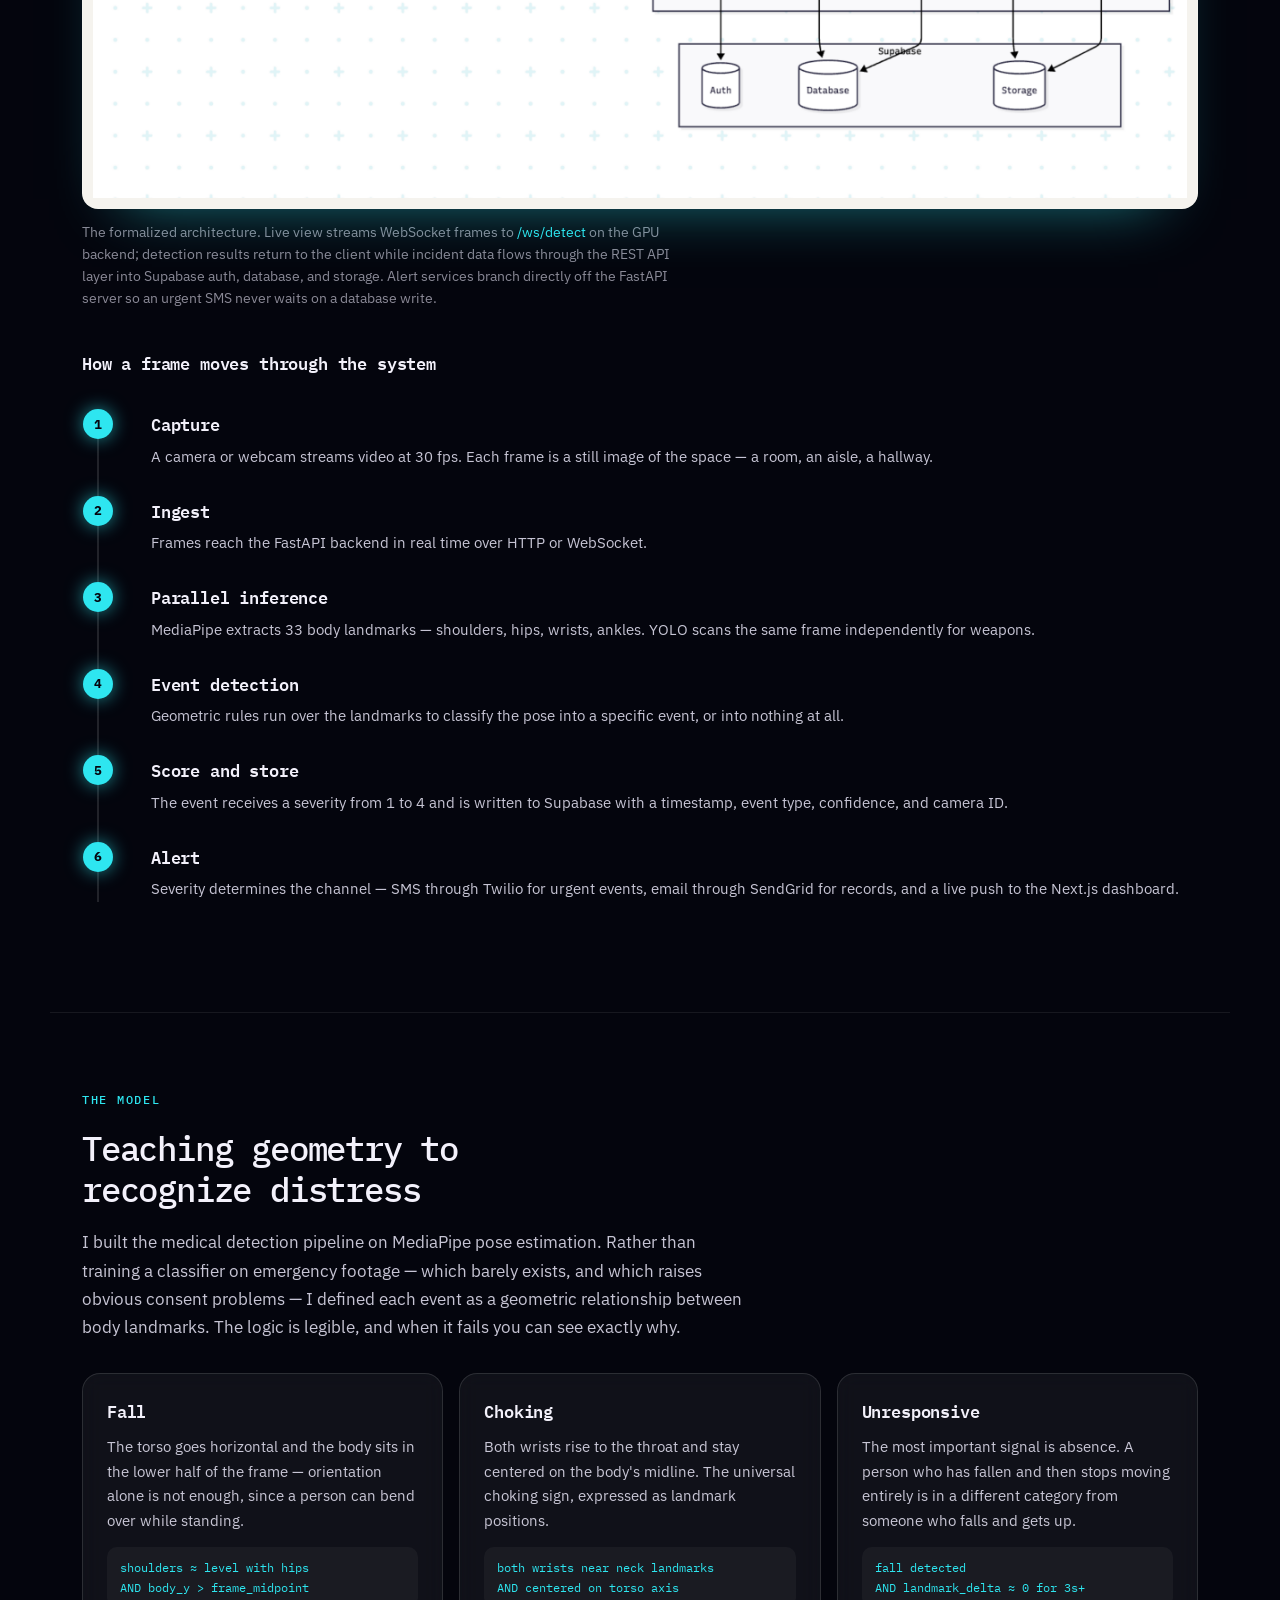
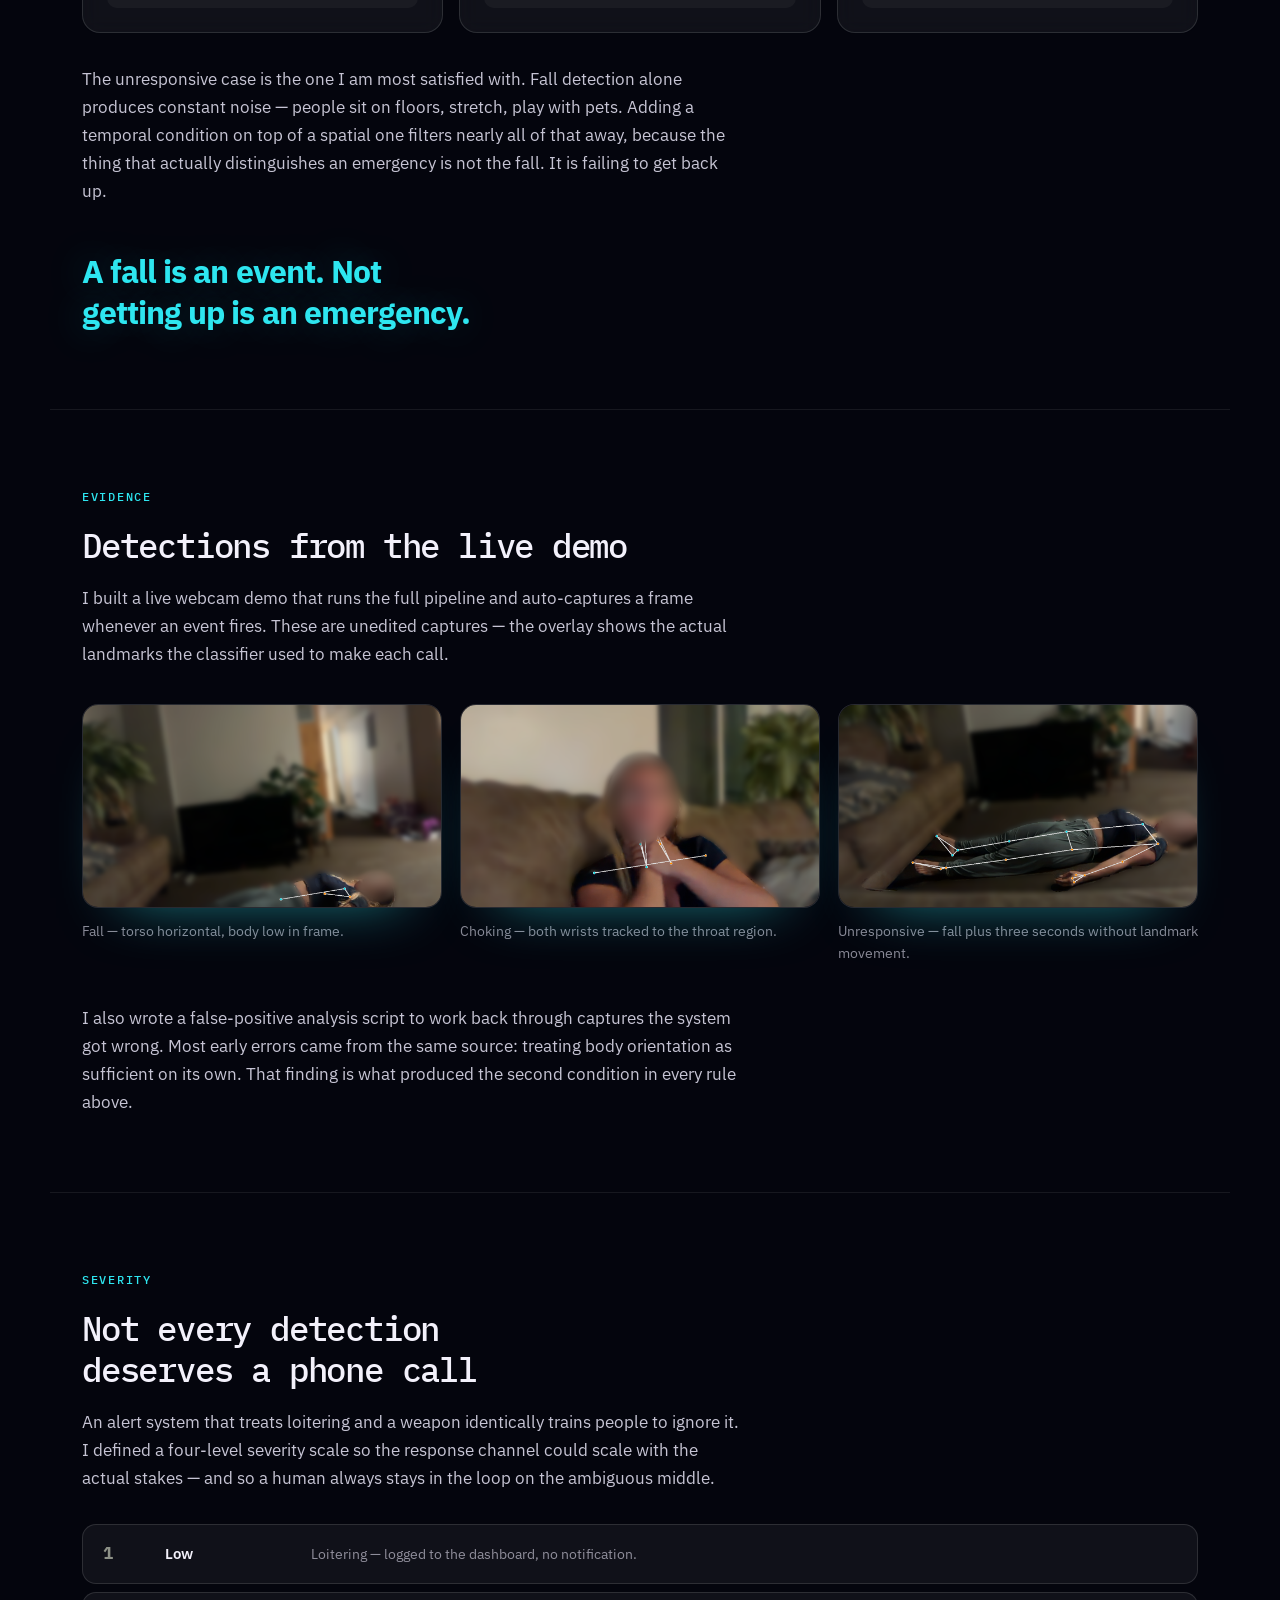
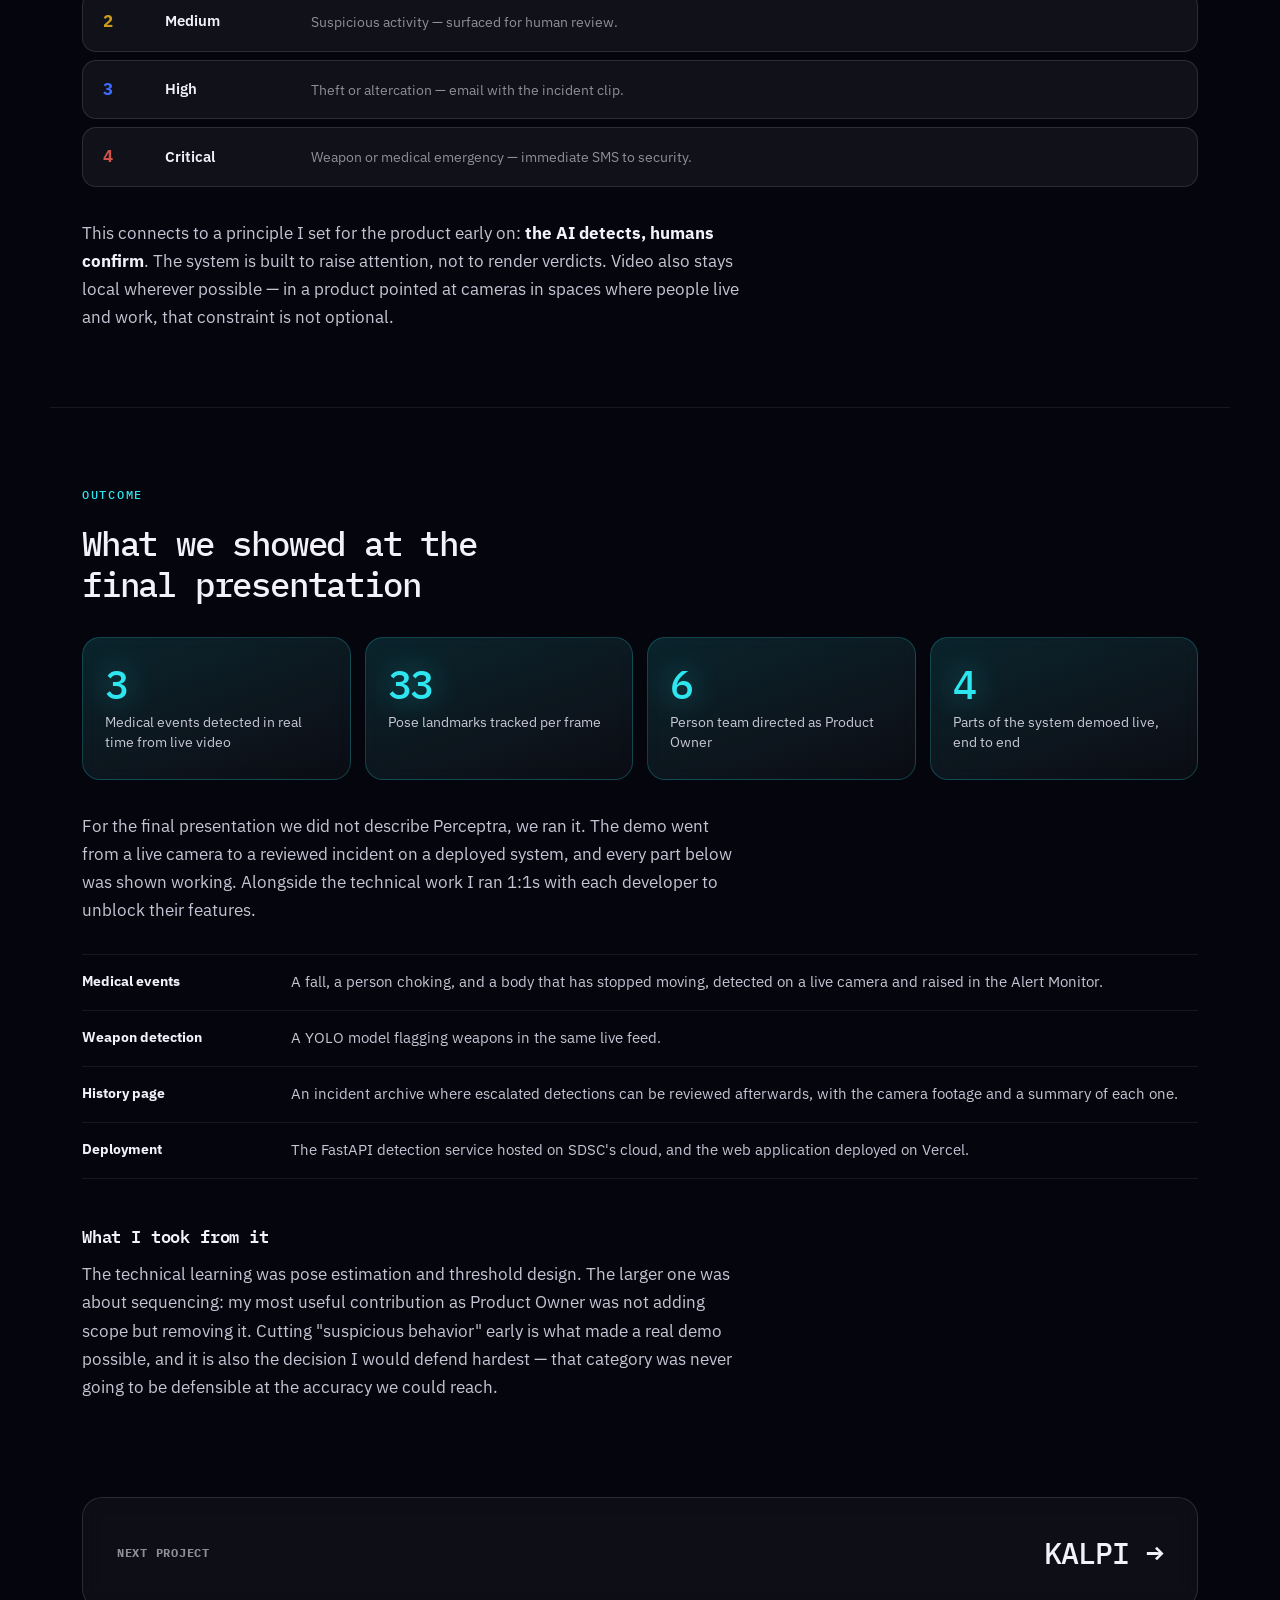
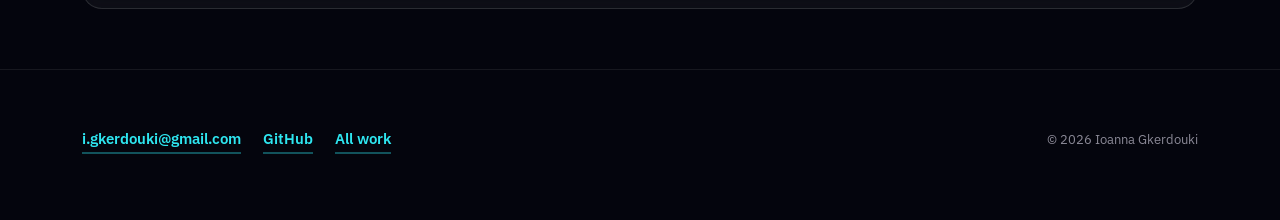
<file: work/perceptra.html>
<!doctype html>
<html lang="en">
<head>
<meta charset="utf-8">
<meta name="viewport" content="width=device-width, initial-scale=1">
<title>Perceptra — Ioanna Gkerdouki</title>
<meta name="description" content="Real-time emergency detection from live video: weapons, falls, choking and unresponsiveness. Product ownership, system architecture, a MediaPipe pose pipeline and YOLO weapon detection.">
<link rel="stylesheet" href="../styles.css">
<link rel="stylesheet" href="../space.css">
</head>
<body class="space" style="--accent:#2ee6f0; --accent-2:#3d6bff;">

<nav class="nav">
  <div class="nav-inner">
    <a class="nav-name" href="../index.html">Ioanna Gkerdouki</a>
    <div class="nav-links">
      <a href="../index.html">Work</a>
      <a href="../classic.html#about">About</a>
      <a href="../classic.html#contact">Contact</a>
    </div>
  </div>
</nav>

<header class="case-hero perc-hero">
  <canvas class="orb-canvas" aria-hidden="true"></canvas>
  <div class="wrap">
    <span class="eyebrow">01 — Perceptra</span>
    <h1 class="display">Cameras that <em>recognize</em> a weapon or an emergency.</h1>
    <p class="lead narrow">
      Most security cameras only matter after something has already happened. Perceptra
      watches live video and identifies emergencies as they occur — a weapon in frame, a fall,
      a person choking, a body that has stopped moving — then routes an alert to someone who
      can respond.
    </p>
    <p class="perc-note" aria-hidden="true">Move your cursor — it's watching</p>
  </div>
</header>

<div class="wrap">
  <dl class="case-summary">
    <div>
      <dt>Role</dt>
      <dd>Product Owner &amp; ML Lead</dd>
    </div>
    <div>
      <dt>Team</dt>
      <dd>6 people — 1 PM, 4 developers</dd>
    </div>
    <div>
      <dt>Context</dt>
      <dd>SDSC Research Data Services, 2026</dd>
    </div>
    <div>
      <dt>I owned</dt>
      <dd>Product direction, system architecture, medical detection pipeline</dd>
    </div>
    <div>
      <dt>Stack</dt>
      <dd>MediaPipe, YOLO, FastAPI, Supabase, Next.js</dd>
    </div>
  </dl>
</div>

<section class="wrap">
  <div class="narrow">
    <span class="eyebrow">See it work</span>
    <h2>Two emergencies, caught on a live camera</h2>
    <p>
      Both clips are the real console, recorded as it ran. No mock-ups: the box, the
      label and the alert are what the pipeline produced.
    </p>
  </div>

  <div class="figure-pair">
    <figure>
      <div class="figure-frame">
        <video src="../assets/perceptra-choking-demo.mp4" poster="../assets/perceptra-choking-demo.jpg" autoplay muted loop playsinline controls
               aria-label="Screen recording of the Perceptra live console: with both hands at my throat, a red box is drawn around me labelled 'Choking gesture detected, 80%', and the Alert Monitor shows the active detection with Escalate and Dismiss buttons."></video>
      </div>
      <figcaption>
        The live console, recorded as it ran. Hands at the throat, and the Alert Monitor
        raises "Choking gesture detected" at 80% confidence, with the option to escalate
        or dismiss.
      </figcaption>
    </figure>
    <figure>
      <div class="figure-frame">
        <video src="../assets/perceptra-fall-demo.mp4" poster="../assets/perceptra-fall-demo.jpg" autoplay muted loop playsinline controls
               aria-label="Screen recording of the Perceptra live console: I hold a phone showing a drawing of a person falling up to the camera. A red box appears around the figure and the Alert Monitor shows 'Fall detected, just fell' with a confidence score. I dismiss the alert and it moves to the recent incidents list."></video>
      </div>
      <figcaption>
        Fall detection, tested without anyone falling: I hold up a phone showing a picture
        of a person mid-fall. The console boxes the figure, raises "Fall detected — just
        fell," and logs the incident once I dismiss it.
      </figcaption>
    </figure>
  </div>

  <figure>
    <div class="figure-frame">
      <img src="../assets/perceptra-weapon.jpg" loading="lazy"
           alt="The Perceptra live console: I hold a kitchen knife up to the camera, face blurred. A red box labelled 'Dangerous object detected, 91%' surrounds the knife, and the Alert Monitor shows the active alert at 91% confidence with Escalate, Broadcast and Dismiss buttons, above recent incidents including an escalated weapon detection.">
    </div>
    <figcaption>
      Weapon detection on the same live feed: the YOLO model boxes a knife as a dangerous
      object at 91% confidence, and the Alert Monitor offers Escalate, Broadcast or Dismiss.
    </figcaption>
  </figure>
</section>

<section class="wrap">
  <div class="narrow">
    <span class="eyebrow">The product</span>
    <h2>What someone sees first</h2>
    <p>
      Before any camera is connected, Perceptra has to explain itself in a few seconds. I
      designed the landing page and the visual identity: a dark console, one particle
      sphere, and a single promise — from cameras to instant alerts.
    </p>
  </div>

  <figure>
    <div class="figure-frame">
      <video src="../assets/perceptra-site-tour.mp4" poster="../assets/perceptra-site-tour.jpg" autoplay muted loop playsinline controls
             aria-label="Screen recording scrolling through the Perceptra landing page: the perceptra wordmark over a particle sphere, a section titled 'From cameras to instant alerts' showing a camera frame with a detection and the alert it produces, and a grid of the places it protects."></video>
    </div>
    <figcaption>The live site, recorded as I scrolled through it.</figcaption>
  </figure>
</section>

<section class="wrap">
  <div class="narrow">
    <span class="eyebrow">The problem</span>
    <h2>Surveillance is passive. Emergencies are not.</h2>
    <p>
      A camera in a care facility, a store, or a stairwell records everything and
      understands nothing. When someone collapses, the footage exists — but it is only
      watched afterward, during an investigation, once the outcome is already fixed.
    </p>
    <p>
      For medical emergencies that delay is the entire problem. The difference between a
      fall that is noticed in thirty seconds and one noticed in thirty minutes is not a
      difference in evidence quality. It is a different outcome for the person on the
      floor.
    </p>
  </div>

  <p class="pull">The footage was never the missing piece. Attention was.</p>
</section>

<section class="wrap">
  <div class="narrow">
    <span class="eyebrow">Product direction</span>
    <h2>Deciding what to build first</h2>
    <p>
      As Product Owner I had to narrow an ambitious pitch — "detect crime, suspicious
      behavior, and medical emergencies" — into something a six-person team could
      genuinely demonstrate in the time we had. Three decisions shaped everything downstream.
    </p>
  </div>

  <div class="steps">
    <div class="step">
      <h3>Medical events and weapons first</h3>
      <p>
        These two are visually unambiguous. A body horizontal on the ground is a
        detectable geometric fact. "Suspicious behavior" is not — it is a judgment call
        that invites bias and produces false positives we could not defend. Starting with
        the unambiguous cases meant the demo would be honest.
      </p>
    </div>
    <div class="step">
      <h3>Live webcam demos, not static test images</h3>
      <p>
        I pushed the team away from evaluating on curated images. A model that scores well
        on a clean dataset can fail completely on real webcam input — motion blur, bad
        lighting, partial framing. Running against a live feed from day one surfaced those
        failures while we still had time to fix them.
      </p>
    </div>
    <div class="step">
      <h3>Split ML ownership by modality</h3>
      <p>
        I took pose-based medical detection; a teammate took YOLO weapon detection. Two
        independent models, one shared scoring layer. This let both tracks move in parallel
        without blocking each other, and kept the integration surface small and explicit.
      </p>
    </div>
  </div>
</section>

<section class="wrap">
  <div class="narrow">
    <span class="eyebrow">System architecture</span>
    <h2>Designing the path from camera to alert</h2>
    <p>
      Before any model was written, I drew the full system — how a frame travels from a
      camera, through inference, into a severity score, out to a person. Sketching it by
      hand first was deliberate: it forced the team to argue about the boundaries between
      components while they were still cheap to move.
    </p>
  </div>

  <figure class="figure-arch">
    <div class="figure-frame">
      <img src="../assets/perceptra-sketch.png" alt="Hand-drawn system architecture sketch showing camera feeds and webcam frames entering a FastAPI backend, MediaPipe pose and YOLO weapon models, event detection for fall, choking and weapons, Supabase storage, and a Next.js dashboard with Twilio and SendGrid alerts.">
    </div>
    <figcaption>
      The original sketch — camera → FastAPI backend → parallel inference (MediaPipe pose,
      YOLO weapons) → event detection → Supabase → dashboard and alerts. Drawn on paper so
      the team could argue about the boundaries before anything was expensive to change.
    </figcaption>
  </figure>

  <div class="narrow">
    <p>
      That sketch became the formal system diagram the team built against — the same
      shape, with the deployment boundaries, transport protocols, and data paths made
      explicit.
    </p>
  </div>

  <figure class="figure-arch">
    <div class="figure-frame">
      <img src="../assets/perceptra-architecture.png" alt="Formal system architecture diagram: a Vercel frontend with live view, history and login pages; a WebSocket detect endpoint into a FastAPI server on an SDSC GPU backend; MediaPipe pose, YOLOv11 weapons and theft detection branches; Twilio SMS alerts; and a Vercel API layer writing to Supabase auth, database and storage.">
    </div>
    <figcaption>
      The formalized architecture. Live view streams WebSocket frames to
      <span style="color:var(--teal);">/ws/detect</span> on the GPU backend; detection
      results return to the client while incident data flows through the REST API layer
      into Supabase auth, database, and storage. Alert services branch directly off the
      FastAPI server so an urgent SMS never waits on a database write.
    </figcaption>
  </figure>

  <div class="narrow">
    <h3 style="margin-top:8px;">How a frame moves through the system</h3>
  </div>

  <div class="steps">
    <div class="step">
      <h3>Capture</h3>
      <p>A camera or webcam streams video at 30 fps. Each frame is a still image of the space — a room, an aisle, a hallway.</p>
    </div>
    <div class="step">
      <h3>Ingest</h3>
      <p>Frames reach the FastAPI backend in real time over HTTP or WebSocket.</p>
    </div>
    <div class="step">
      <h3>Parallel inference</h3>
      <p>MediaPipe extracts 33 body landmarks — shoulders, hips, wrists, ankles. YOLO scans the same frame independently for weapons.</p>
    </div>
    <div class="step">
      <h3>Event detection</h3>
      <p>Geometric rules run over the landmarks to classify the pose into a specific event, or into nothing at all.</p>
    </div>
    <div class="step">
      <h3>Score and store</h3>
      <p>The event receives a severity from 1 to 4 and is written to Supabase with a timestamp, event type, confidence, and camera ID.</p>
    </div>
    <div class="step">
      <h3>Alert</h3>
      <p>Severity determines the channel — SMS through Twilio for urgent events, email through SendGrid for records, and a live push to the Next.js dashboard.</p>
    </div>
  </div>
</section>

<section class="wrap">
  <div class="narrow">
    <span class="eyebrow">The model</span>
    <h2>Teaching geometry to recognize distress</h2>
    <p>
      I built the medical detection pipeline on MediaPipe pose estimation. Rather than
      training a classifier on emergency footage — which barely exists, and which raises
      obvious consent problems — I defined each event as a geometric relationship between
      body landmarks. The logic is legible, and when it fails you can see exactly why.
    </p>
  </div>

  <div class="cards">
    <div class="card">
      <h3>Fall</h3>
      <p>The torso goes horizontal and the body sits in the lower half of the frame — orientation alone is not enough, since a person can bend over while standing.</p>
      <div class="rule">shoulders ≈ level with hips<br>AND body_y &gt; frame_midpoint</div>
    </div>
    <div class="card">
      <h3>Choking</h3>
      <p>Both wrists rise to the throat and stay centered on the body's midline. The universal choking sign, expressed as landmark positions.</p>
      <div class="rule">both wrists near neck landmarks<br>AND centered on torso axis</div>
    </div>
    <div class="card">
      <h3>Unresponsive</h3>
      <p>The most important signal is absence. A person who has fallen and then stops moving entirely is in a different category from someone who falls and gets up.</p>
      <div class="rule">fall detected<br>AND landmark_delta ≈ 0 for 3s+</div>
    </div>
  </div>

  <div class="narrow">
    <p>
      The unresponsive case is the one I am most satisfied with. Fall detection alone
      produces constant noise — people sit on floors, stretch, play with pets. Adding a
      temporal condition on top of a spatial one filters nearly all of that away, because
      the thing that actually distinguishes an emergency is not the fall. It is failing to
      get back up.
    </p>
  </div>

  <p class="pull">A fall is an event. Not getting up is an emergency.</p>
</section>

<section class="wrap">
  <span class="eyebrow">Evidence</span>
  <div class="narrow">
    <h2>Detections from the live demo</h2>
    <p>
      I built a live webcam demo that runs the full pipeline and auto-captures a frame
      whenever an event fires. These are unedited captures — the overlay shows the actual
      landmarks the classifier used to make each call.
    </p>
  </div>

  <div class="figure-grid">
    <figure>
      <div class="figure-frame">
        <img src="../assets/perceptra-fall.png" alt="Webcam frame with pose landmarks overlaid on a person lying horizontally on the floor.">
      </div>
      <figcaption>Fall — torso horizontal, body low in frame.</figcaption>
    </figure>
    <figure>
      <div class="figure-frame">
        <img src="../assets/perceptra-choking.png" alt="Webcam frame with pose landmarks overlaid on a person with both hands raised to their throat.">
      </div>
      <figcaption>Choking — both wrists tracked to the throat region.</figcaption>
    </figure>
    <figure>
      <div class="figure-frame">
        <img src="../assets/perceptra-unresponsive.png" alt="Webcam frame with pose landmarks overlaid on a motionless person on the ground.">
      </div>
      <figcaption>Unresponsive — fall plus three seconds without landmark movement.</figcaption>
    </figure>
  </div>

  <div class="narrow">
    <p>
      I also wrote a false-positive analysis script to work back through captures the
      system got wrong. Most early errors came from the same source: treating body
      orientation as sufficient on its own. That finding is what produced the second
      condition in every rule above.
    </p>
  </div>
</section>

<section class="wrap">
  <div class="narrow">
    <span class="eyebrow">Severity</span>
    <h2>Not every detection deserves a phone call</h2>
    <p>
      An alert system that treats loitering and a weapon identically trains people to
      ignore it. I defined a four-level severity scale so the response channel could scale
      with the actual stakes — and so a human always stays in the loop on the ambiguous
      middle.
    </p>
  </div>

  <div class="severity">
    <div class="sev-row sev-1">
      <div class="sev-n">1</div>
      <div class="sev-label">Low</div>
      <div class="sev-desc">Loitering — logged to the dashboard, no notification.</div>
    </div>
    <div class="sev-row sev-2">
      <div class="sev-n">2</div>
      <div class="sev-label">Medium</div>
      <div class="sev-desc">Suspicious activity — surfaced for human review.</div>
    </div>
    <div class="sev-row sev-3">
      <div class="sev-n">3</div>
      <div class="sev-label">High</div>
      <div class="sev-desc">Theft or altercation — email with the incident clip.</div>
    </div>
    <div class="sev-row sev-4">
      <div class="sev-n">4</div>
      <div class="sev-label">Critical</div>
      <div class="sev-desc">Weapon or medical emergency — immediate SMS to security.</div>
    </div>
  </div>

  <div class="narrow">
    <p>
      This connects to a principle I set for the product early on: <strong>the AI detects,
      humans confirm</strong>. The system is built to raise attention, not to render
      verdicts. Video also stays local wherever possible — in a product pointed at cameras
      in spaces where people live and work, that constraint is not optional.
    </p>
  </div>
</section>

<section class="wrap">
  <div class="narrow">
    <span class="eyebrow">Outcome</span>
    <h2>What we showed at the final presentation</h2>
  </div>

  <div class="metrics">
    <div class="metric">
      <div class="metric-n">3</div>
      <div class="metric-l">Medical events detected in real time from live video</div>
    </div>
    <div class="metric">
      <div class="metric-n">33</div>
      <div class="metric-l">Pose landmarks tracked per frame</div>
    </div>
    <div class="metric">
      <div class="metric-n">6</div>
      <div class="metric-l">Person team directed as Product Owner</div>
    </div>
    <div class="metric">
      <div class="metric-n">4</div>
      <div class="metric-l">Parts of the system demoed live, end to end</div>
    </div>
  </div>

  <div class="narrow">
    <p>
      For the final presentation we did not describe Perceptra, we ran it. The demo went
      from a live camera to a reviewed incident on a deployed system, and every part below
      was shown working. Alongside the technical work I ran 1:1s with each developer to
      unblock their features.
    </p>
  </div>

  <div class="stack">
    <div class="stack-row">
      <div class="stack-k">Medical events</div>
      <div class="stack-v">A fall, a person choking, and a body that has stopped moving, detected on a live camera and raised in the Alert Monitor.</div>
    </div>
    <div class="stack-row">
      <div class="stack-k">Weapon detection</div>
      <div class="stack-v">A YOLO model flagging weapons in the same live feed.</div>
    </div>
    <div class="stack-row">
      <div class="stack-k">History page</div>
      <div class="stack-v">An incident archive where escalated detections can be reviewed afterwards, with the camera footage and a summary of each one.</div>
    </div>
    <div class="stack-row">
      <div class="stack-k">Deployment</div>
      <div class="stack-v">The FastAPI detection service hosted on SDSC's cloud, and the web application deployed on Vercel.</div>
    </div>
  </div>

  <div class="narrow">
    <h3 style="margin-top:44px;">What I took from it</h3>
    <p>
      The technical learning was pose estimation and threshold design. The larger one was
      about sequencing: my most useful contribution as Product Owner was not adding scope
      but removing it. Cutting "suspicious behavior" early is what made a real demo
      possible, and it is also the decision I would defend hardest — that category was
      never going to be defensible at the accuracy we could reach.
    </p>
  </div>
</section>

<div class="wrap">
  <a class="next" href="kalpi.html">
    <span class="next-l">Next project</span>
    <span class="next-t">Kalpi →</span>
  </a>
</div>

<footer>
  <div class="wrap foot-inner">
    <div class="foot-links">
      <a href="mailto:i.gkerdouki@gmail.com">i.gkerdouki@gmail.com</a>
      <a href="https://github.com/Igkerdouki">GitHub</a>
      <a href="../index.html">All work</a>
    </div>
    <div class="foot-note">© 2026 Ioanna Gkerdouki</div>
  </div>
</footer>

<script src="../space.js"></script>
<script src="../site.js"></script>
</body>
</html>
</file>
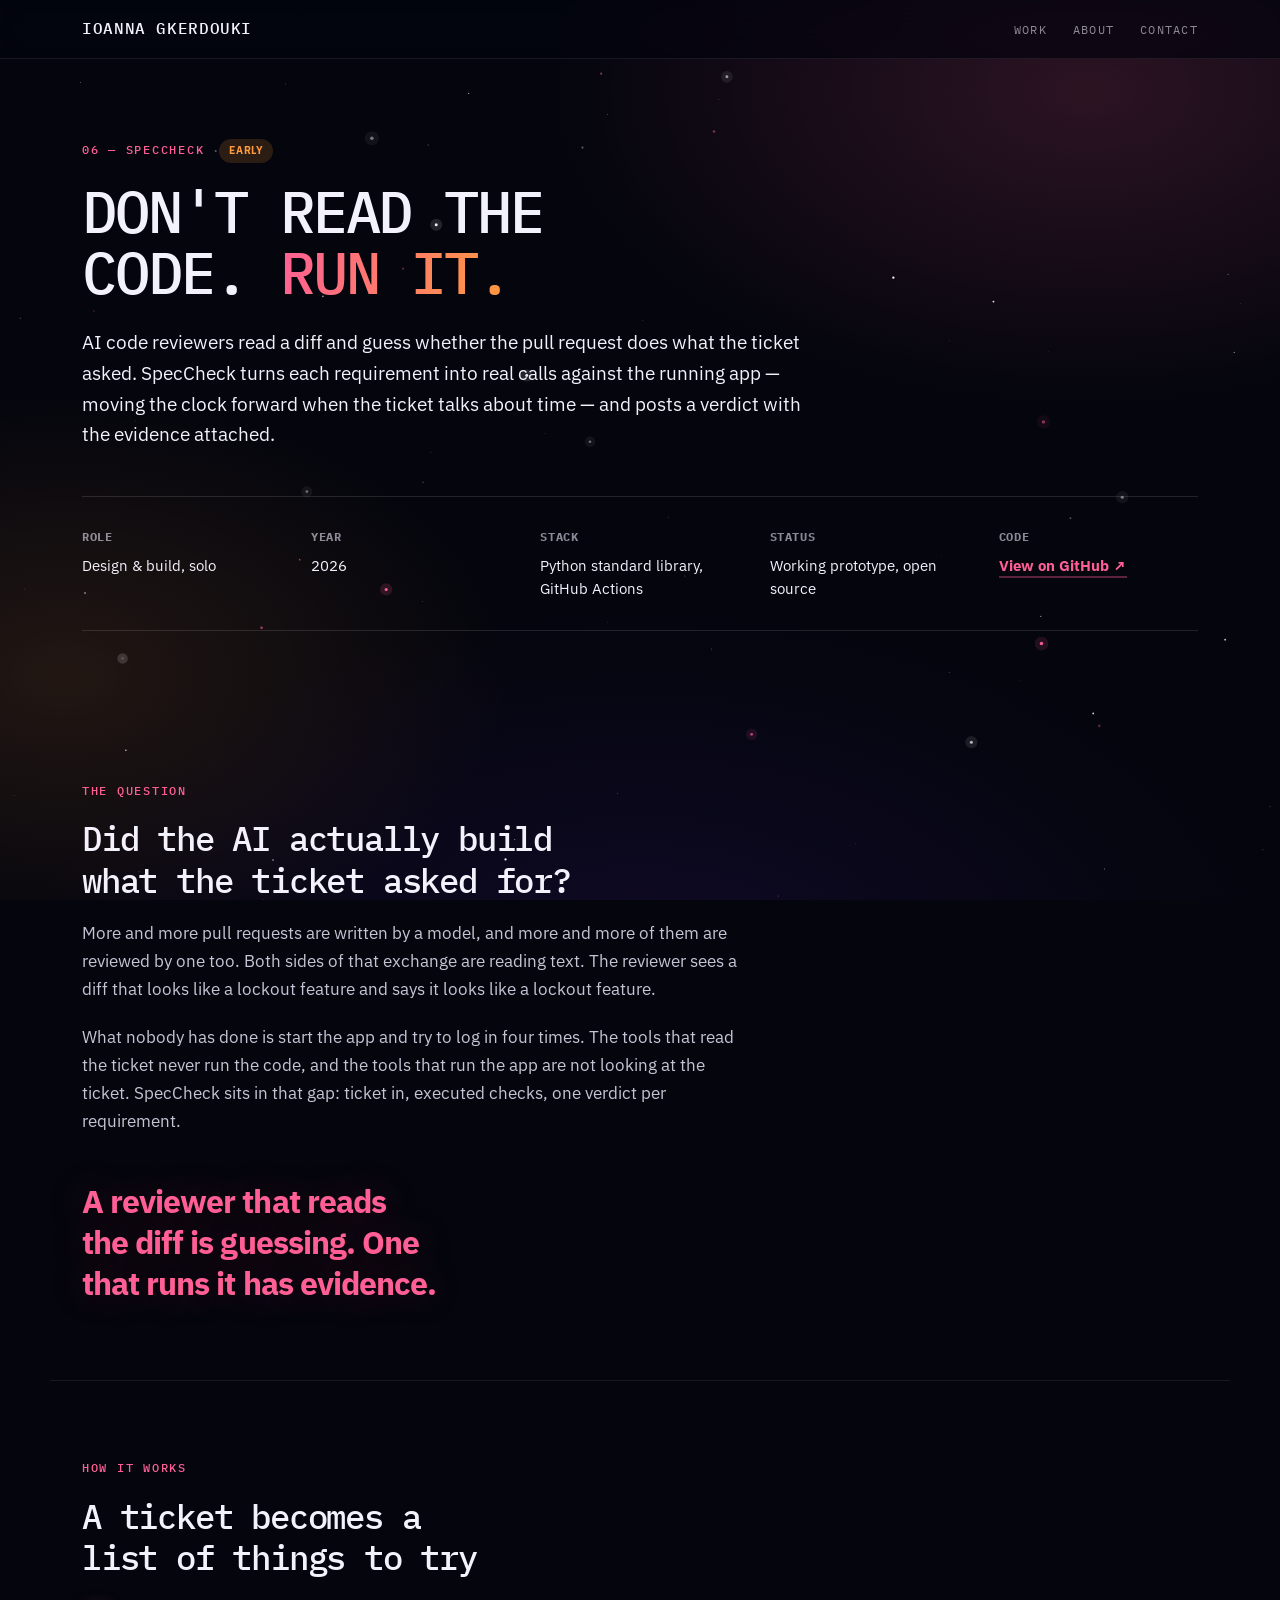
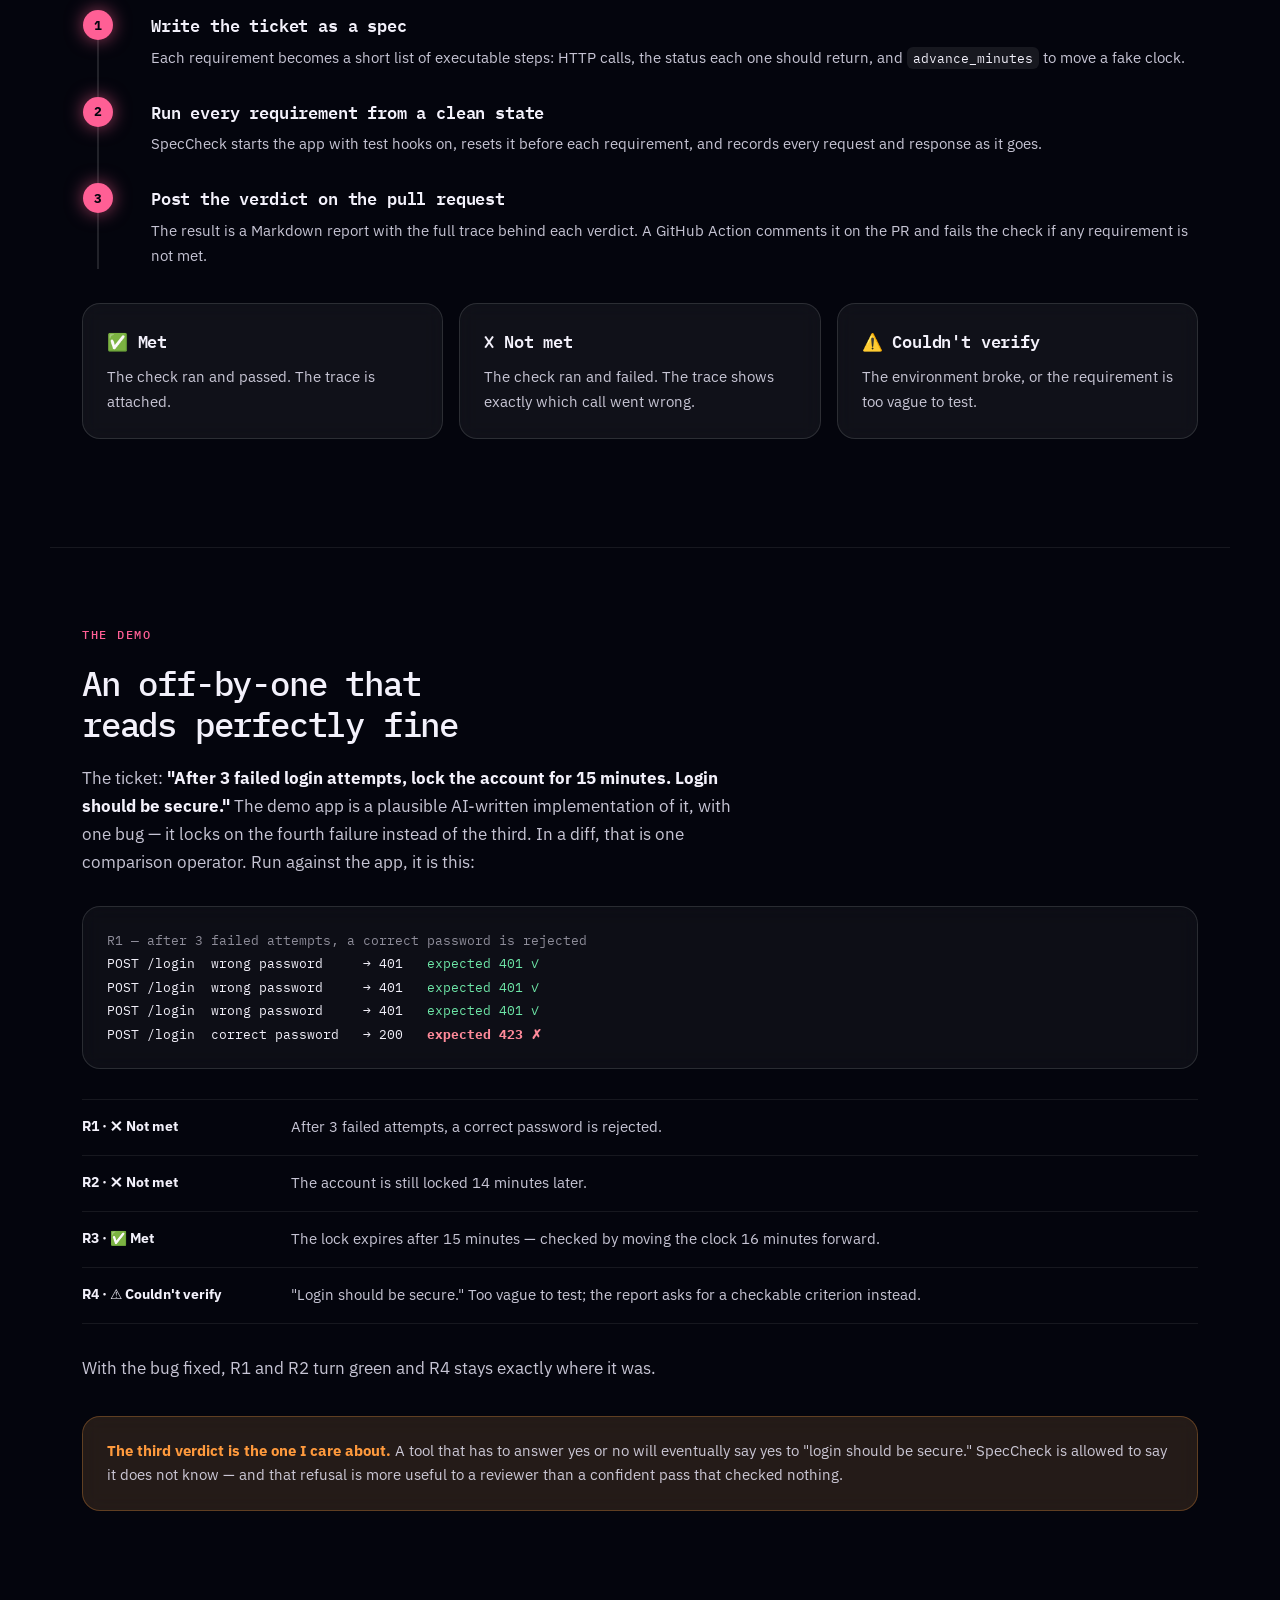
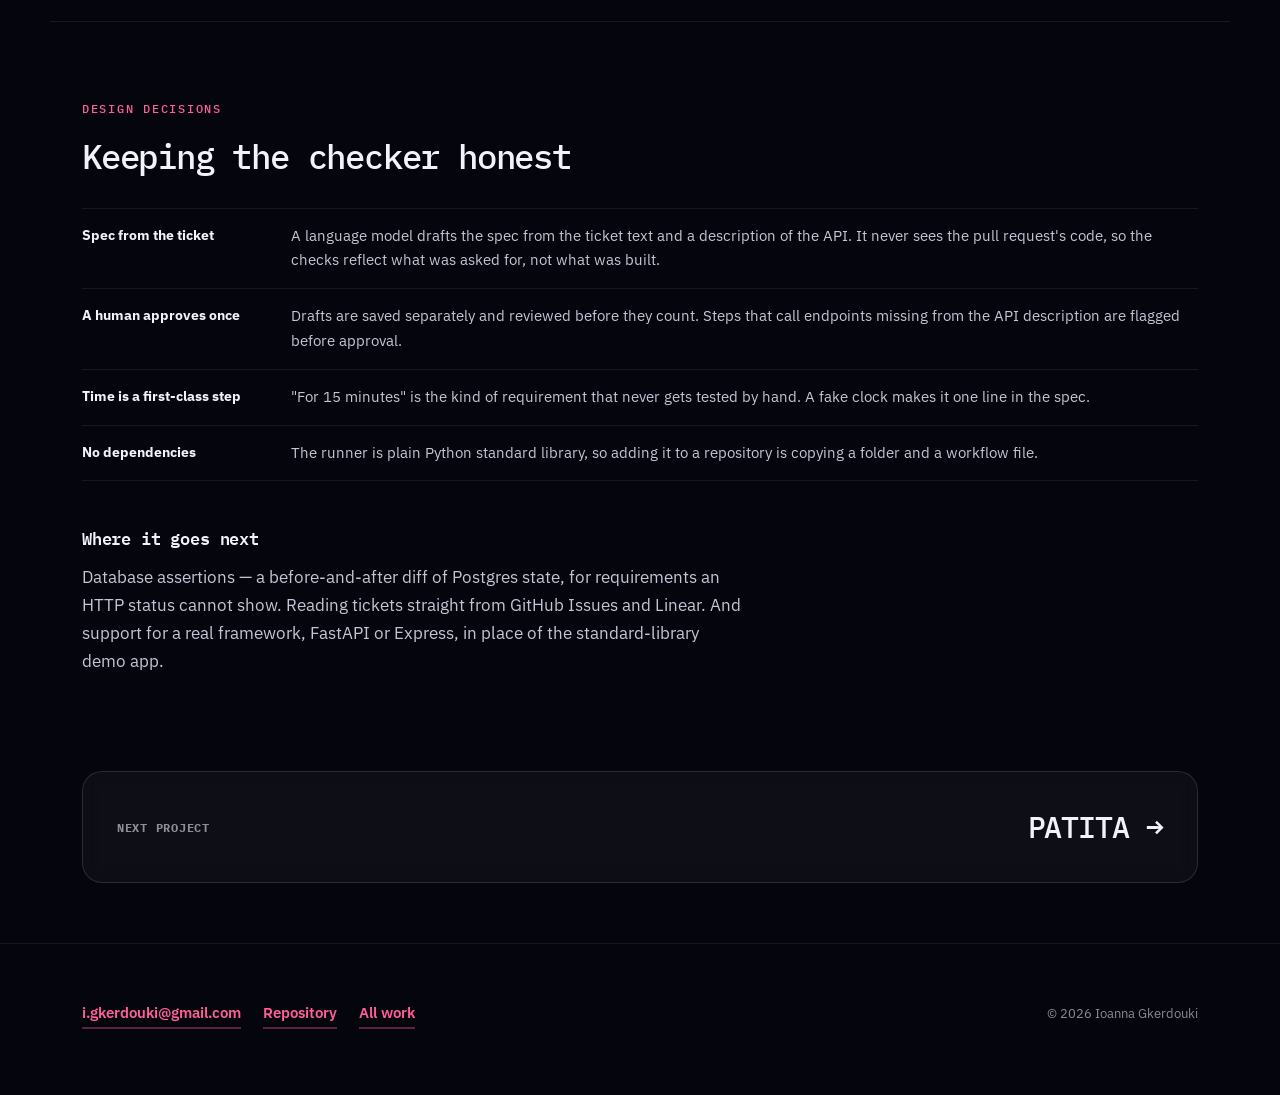
<file: work/speccheck.html>
<!doctype html>
<html lang="en">
<head>
<meta charset="utf-8">
<meta name="viewport" content="width=device-width, initial-scale=1">
<title>SpecCheck — Ioanna Gkerdouki</title>
<meta name="description" content="An open-source tool that checks whether a pull request does what the ticket asked — by running each requirement against the live app instead of reading the diff.">
<link rel="stylesheet" href="../styles.css">
<link rel="stylesheet" href="../space.css">
</head>
<body class="space" style="--accent:#ff5f95; --accent-2:#ff9a3d;">

<nav class="nav">
  <div class="nav-inner">
    <a class="nav-name" href="../index.html">Ioanna Gkerdouki</a>
    <div class="nav-links">
      <a href="../index.html">Work</a>
      <a href="../classic.html#about">About</a>
      <a href="../classic.html#contact">Contact</a>
    </div>
  </div>
</nav>

<header class="case-hero wrap">
  <span class="eyebrow">06 — SpecCheck <span class="badge badge-wip">Early</span></span>
  <h1 class="display">Don't read the code. <em>Run it.</em></h1>
  <p class="lead narrow">
    AI code reviewers read a diff and guess whether the pull request does what the ticket
    asked. SpecCheck turns each requirement into real calls against the running app —
    moving the clock forward when the ticket talks about time — and posts a verdict with
    the evidence attached.
  </p>

  <dl class="case-summary">
    <div>
      <dt>Role</dt>
      <dd>Design &amp; build, solo</dd>
    </div>
    <div>
      <dt>Year</dt>
      <dd>2026</dd>
    </div>
    <div>
      <dt>Stack</dt>
      <dd>Python standard library, GitHub Actions</dd>
    </div>
    <div>
      <dt>Status</dt>
      <dd>Working prototype, open source</dd>
    </div>
    <div>
      <dt>Code</dt>
      <dd><a href="https://github.com/Igkerdouki/speccheck">View on GitHub ↗</a></dd>
    </div>
  </dl>
</header>

<section class="wrap">
  <div class="narrow">
    <span class="eyebrow">The question</span>
    <h2>Did the AI actually build what the ticket asked for?</h2>
    <p>
      More and more pull requests are written by a model, and more and more of them are
      reviewed by one too. Both sides of that exchange are reading text. The reviewer sees
      a diff that looks like a lockout feature and says it looks like a lockout feature.
    </p>
    <p>
      What nobody has done is start the app and try to log in four times. The tools that
      read the ticket never run the code, and the tools that run the app are not looking
      at the ticket. SpecCheck sits in that gap: ticket in, executed checks, one verdict
      per requirement.
    </p>
  </div>

  <p class="pull">A reviewer that reads the diff is guessing. One that runs it has evidence.</p>
</section>

<section class="wrap">
  <div class="narrow">
    <span class="eyebrow">How it works</span>
    <h2>A ticket becomes a list of things to try</h2>
  </div>

  <div class="steps">
    <div class="step">
      <h3>Write the ticket as a spec</h3>
      <p>
        Each requirement becomes a short list of executable steps: HTTP calls, the status
        each one should return, and <code>advance_minutes</code> to move a fake clock.
      </p>
    </div>
    <div class="step">
      <h3>Run every requirement from a clean state</h3>
      <p>
        SpecCheck starts the app with test hooks on, resets it before each requirement,
        and records every request and response as it goes.
      </p>
    </div>
    <div class="step">
      <h3>Post the verdict on the pull request</h3>
      <p>
        The result is a Markdown report with the full trace behind each verdict. A GitHub
        Action comments it on the PR and fails the check if any requirement is not met.
      </p>
    </div>
  </div>

  <div class="cards">
    <div class="card">
      <h3>✅ Met</h3>
      <p>The check ran and passed. The trace is attached.</p>
    </div>
    <div class="card">
      <h3>❌ Not met</h3>
      <p>The check ran and failed. The trace shows exactly which call went wrong.</p>
    </div>
    <div class="card">
      <h3>⚠️ Couldn't verify</h3>
      <p>The environment broke, or the requirement is too vague to test.</p>
    </div>
  </div>
</section>

<section class="wrap">
  <div class="narrow">
    <span class="eyebrow">The demo</span>
    <h2>An off-by-one that reads perfectly fine</h2>
    <p>
      The ticket: <strong>"After 3 failed login attempts, lock the account for 15 minutes.
      Login should be secure."</strong> The demo app is a plausible AI-written
      implementation of it, with one bug — it locks on the fourth failure instead of the
      third. In a diff, that is one comparison operator. Run against the app, it is this:
    </p>
  </div>

  <div class="trace"><span class="dim">R1 — after 3 failed attempts, a correct password is rejected</span>
POST /login  wrong password     → 401   <span class="ok">expected 401 ✓</span>
POST /login  wrong password     → 401   <span class="ok">expected 401 ✓</span>
POST /login  wrong password     → 401   <span class="ok">expected 401 ✓</span>
POST /login  correct password   → 200   <span class="bad">expected 423 ✗</span></div>

  <div class="stack">
    <div class="stack-row">
      <div class="stack-k">R1 · ❌ Not met</div>
      <div class="stack-v">After 3 failed attempts, a correct password is rejected.</div>
    </div>
    <div class="stack-row">
      <div class="stack-k">R2 · ❌ Not met</div>
      <div class="stack-v">The account is still locked 14 minutes later.</div>
    </div>
    <div class="stack-row">
      <div class="stack-k">R3 · ✅ Met</div>
      <div class="stack-v">The lock expires after 15 minutes — checked by moving the clock 16 minutes forward.</div>
    </div>
    <div class="stack-row">
      <div class="stack-k">R4 · ⚠️ Couldn't verify</div>
      <div class="stack-v">"Login should be secure." Too vague to test; the report asks for a checkable criterion instead.</div>
    </div>
  </div>

  <div class="narrow">
    <p>
      With the bug fixed, R1 and R2 turn green and R4 stays exactly where it was.
    </p>
  </div>

  <div class="note">
    <p>
      <strong>The third verdict is the one I care about.</strong> A tool that has to answer
      yes or no will eventually say yes to "login should be secure." SpecCheck is allowed
      to say it does not know — and that refusal is more useful to a reviewer than a
      confident pass that checked nothing.
    </p>
  </div>
</section>

<section class="wrap">
  <div class="narrow">
    <span class="eyebrow">Design decisions</span>
    <h2>Keeping the checker honest</h2>
  </div>

  <div class="stack">
    <div class="stack-row">
      <div class="stack-k">Spec from the ticket</div>
      <div class="stack-v">A language model drafts the spec from the ticket text and a description of the API. It never sees the pull request's code, so the checks reflect what was asked for, not what was built.</div>
    </div>
    <div class="stack-row">
      <div class="stack-k">A human approves once</div>
      <div class="stack-v">Drafts are saved separately and reviewed before they count. Steps that call endpoints missing from the API description are flagged before approval.</div>
    </div>
    <div class="stack-row">
      <div class="stack-k">Time is a first-class step</div>
      <div class="stack-v">"For 15 minutes" is the kind of requirement that never gets tested by hand. A fake clock makes it one line in the spec.</div>
    </div>
    <div class="stack-row">
      <div class="stack-k">No dependencies</div>
      <div class="stack-v">The runner is plain Python standard library, so adding it to a repository is copying a folder and a workflow file.</div>
    </div>
  </div>

  <div class="narrow">
    <h3 style="margin-top:44px;">Where it goes next</h3>
    <p>
      Database assertions — a before-and-after diff of Postgres state, for requirements an
      HTTP status cannot show. Reading tickets straight from GitHub Issues and Linear. And
      support for a real framework, FastAPI or Express, in place of the standard-library
      demo app.
    </p>
  </div>
</section>

<div class="wrap">
  <a class="next" href="patita.html">
    <span class="next-l">Next project</span>
    <span class="next-t">Patita →</span>
  </a>
</div>

<footer>
  <div class="wrap foot-inner">
    <div class="foot-links">
      <a href="mailto:i.gkerdouki@gmail.com">i.gkerdouki@gmail.com</a>
      <a href="https://github.com/Igkerdouki/speccheck">Repository</a>
      <a href="../index.html">All work</a>
    </div>
    <div class="foot-note">© 2026 Ioanna Gkerdouki</div>
  </div>
</footer>

<script src="../space.js"></script>
<script src="../site.js"></script>
</body>
</html>
</file>
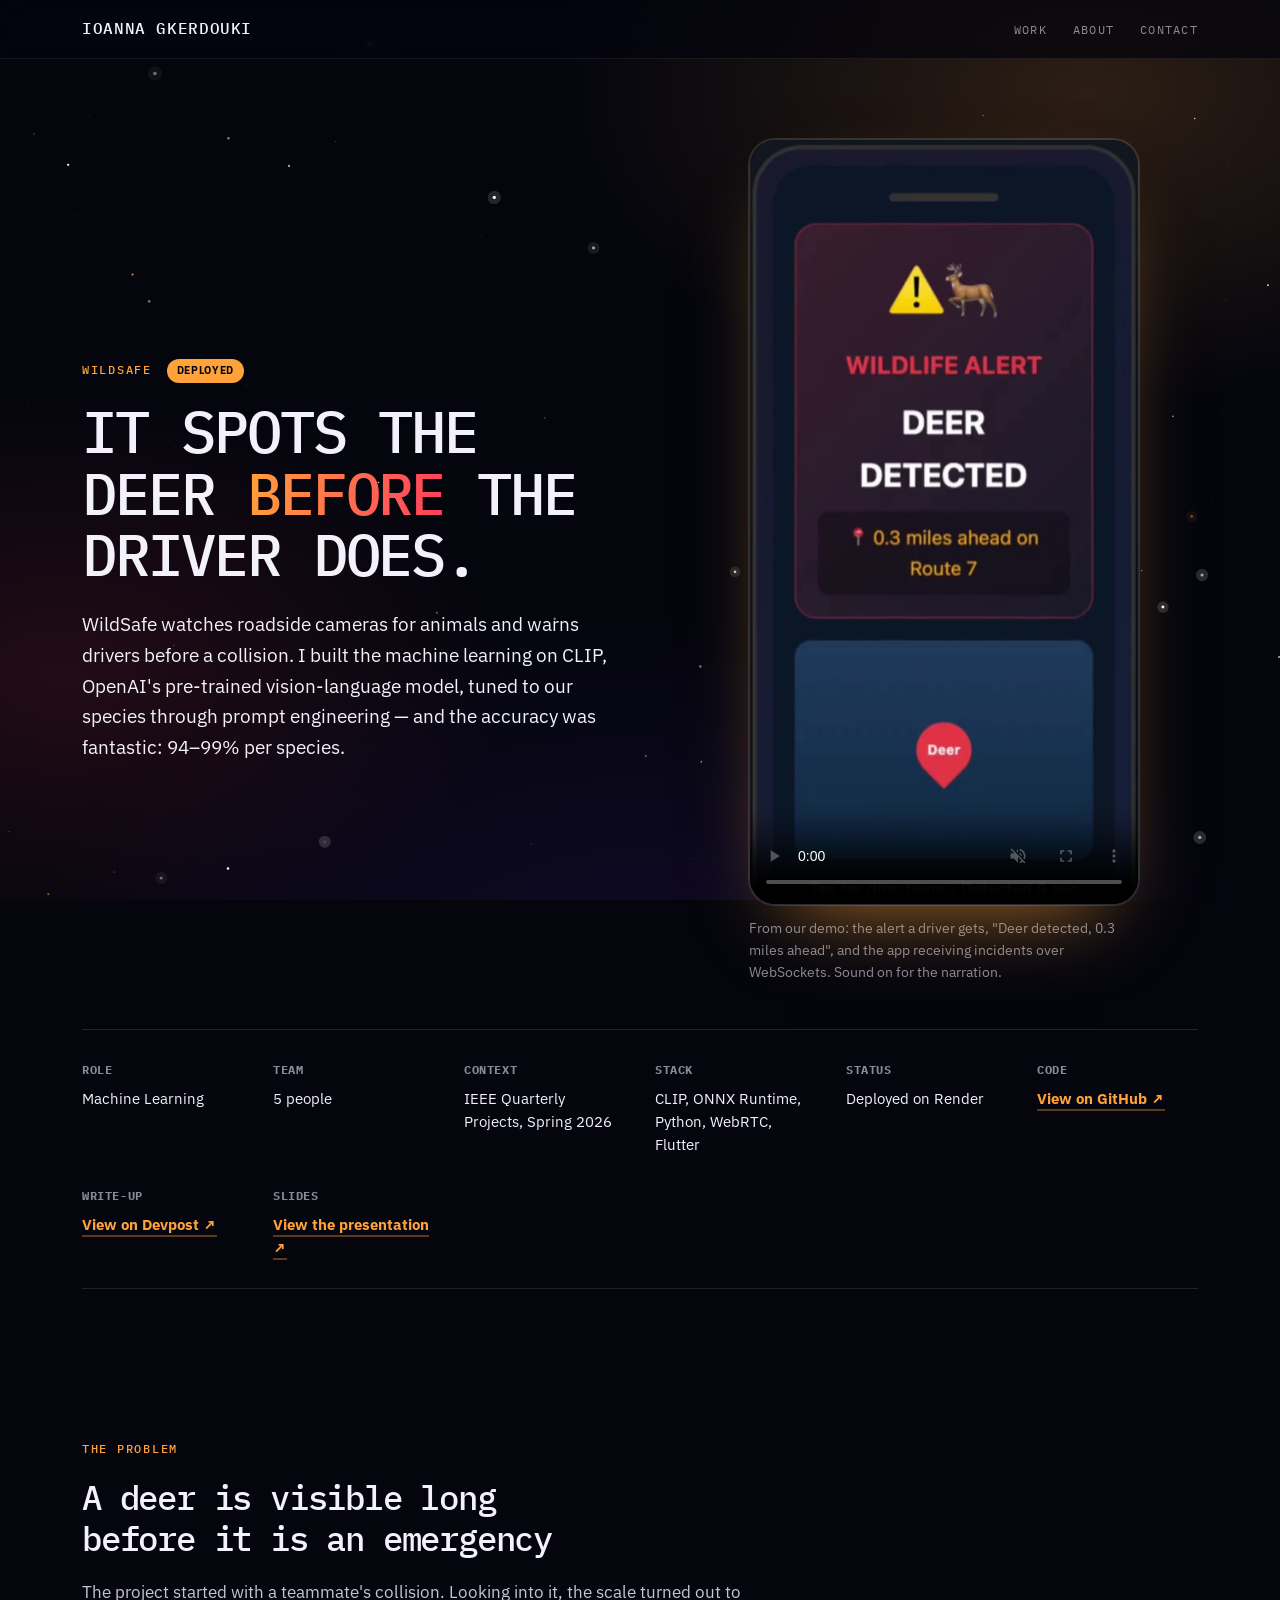
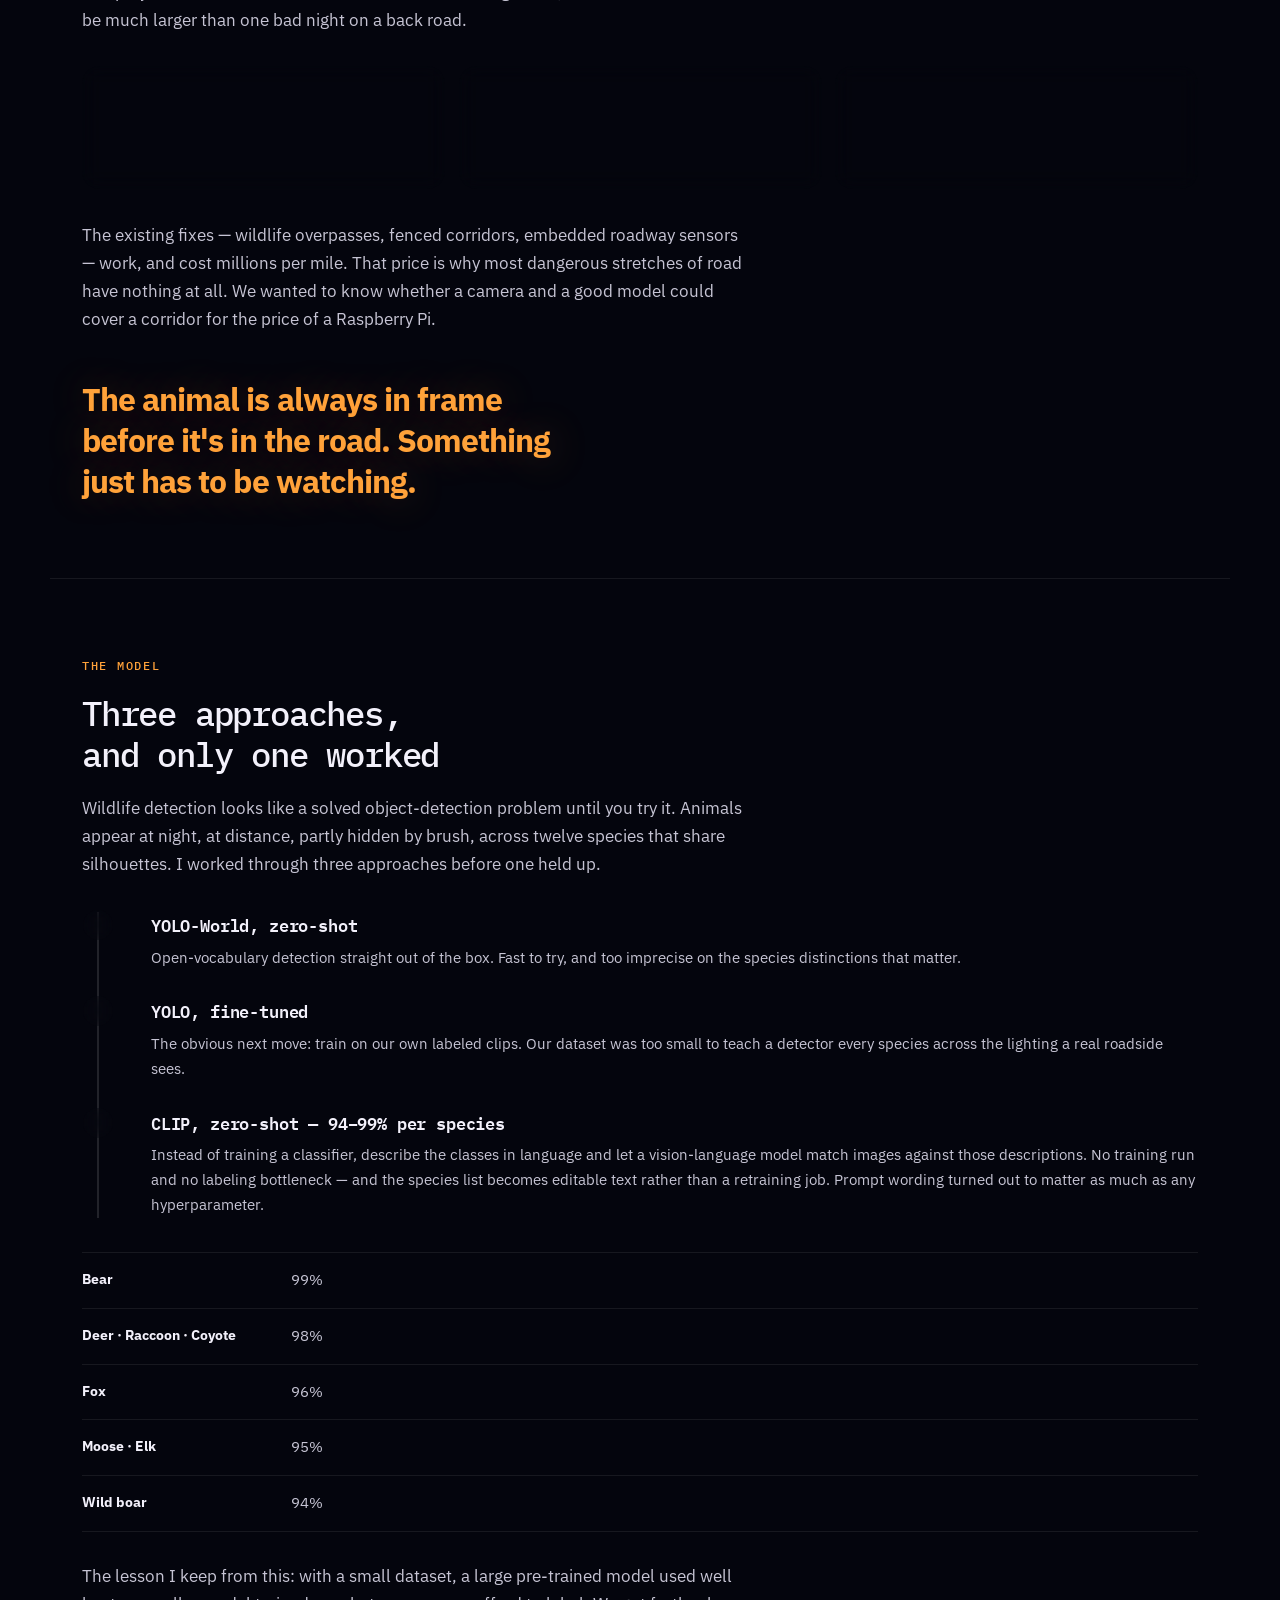
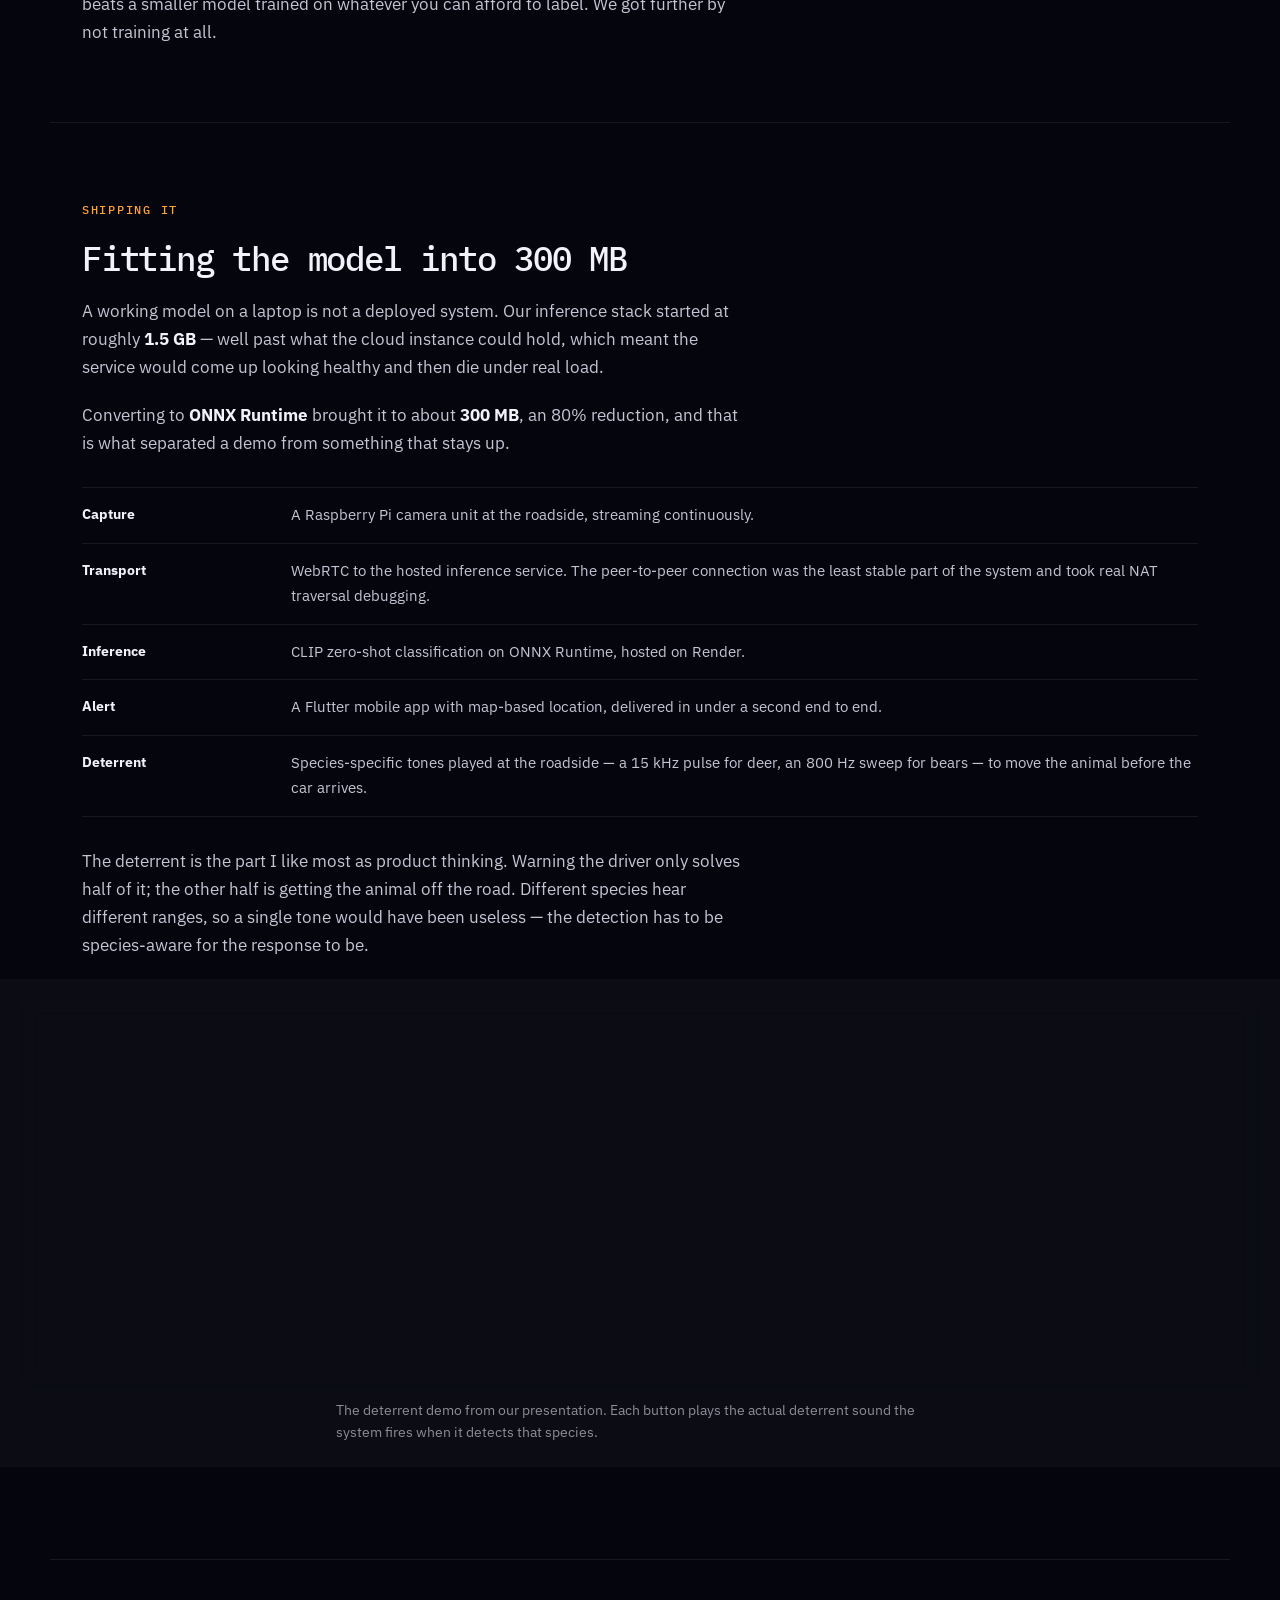
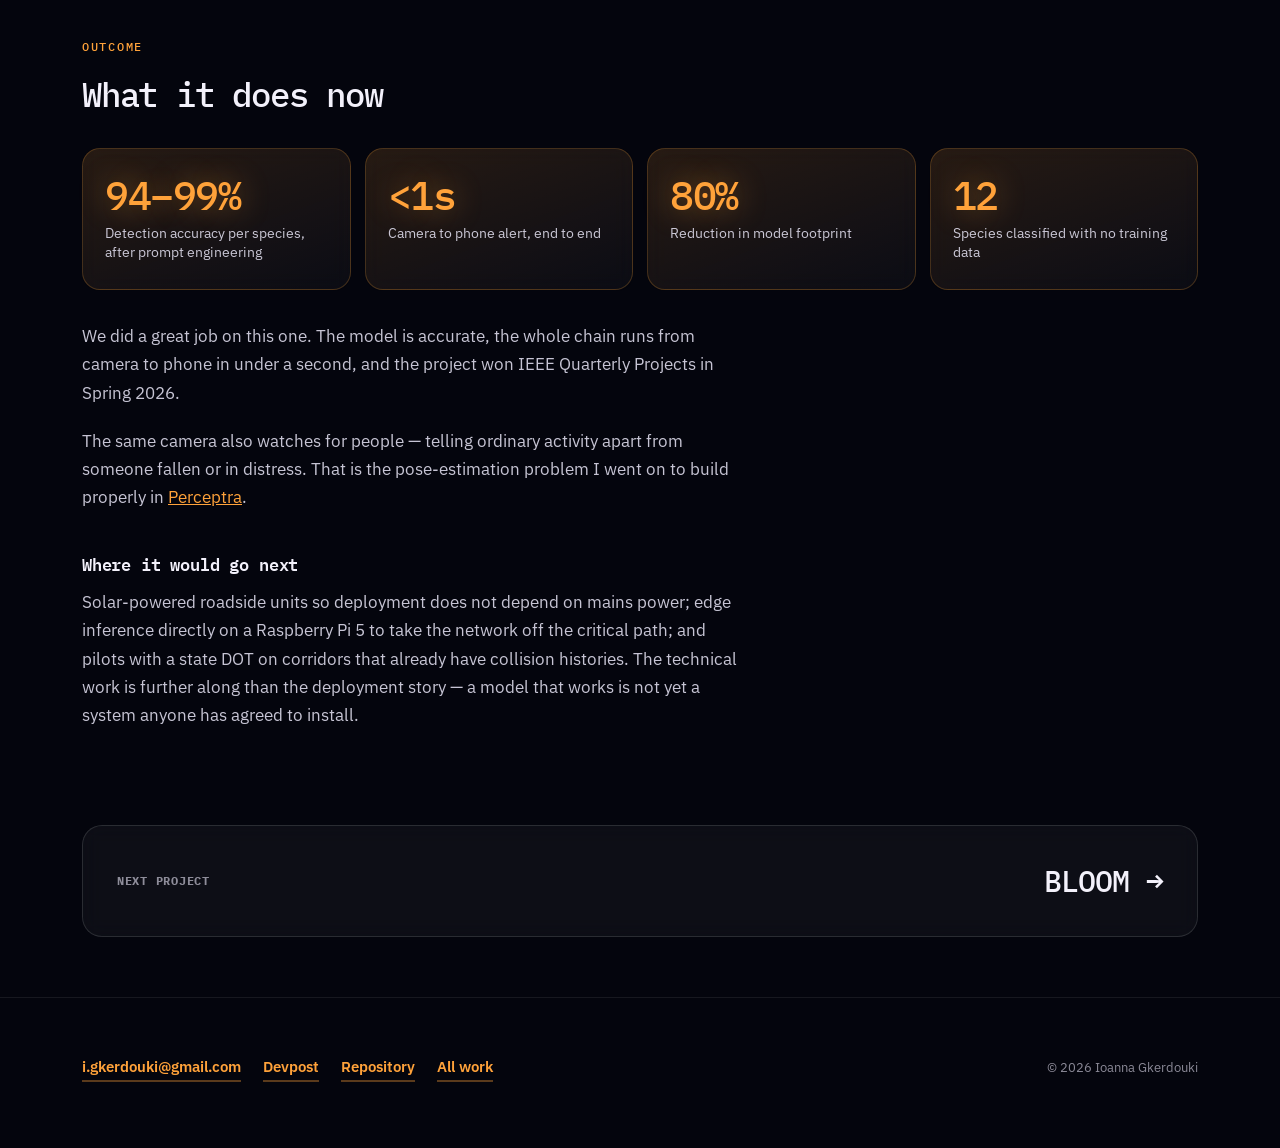
<file: work/wildsafe.html>
<!doctype html>
<html lang="en">
<head>
<meta charset="utf-8">
<meta name="viewport" content="width=device-width, initial-scale=1">
<title>WildSafe — Ioanna Gkerdouki</title>
<meta name="description" content="WildSafe: a wildlife detection system for road safety. A zero-shot CLIP model identifies species at 94–99% accuracy, warns drivers before a collision, and plays a species-specific deterrent sound.">
<link rel="stylesheet" href="../styles.css">
<link rel="stylesheet" href="../space.css">
</head>
<body class="space" style="--accent:#ffa23a; --accent-2:#ff3d5e;">

<nav class="nav">
  <div class="nav-inner">
    <a class="nav-name" href="../index.html">Ioanna Gkerdouki</a>
    <div class="nav-links">
      <a href="../index.html">Work</a>
      <a href="../classic.html#about">About</a>
      <a href="../classic.html#contact">Contact</a>
    </div>
  </div>
</nav>

<header class="case-hero wrap">
  <div class="case-split">
    <div class="case-copy">
      <span class="eyebrow">WildSafe <span class="badge badge-live">Deployed</span></span>
      <h1 class="display">It spots the deer <em>before</em> the driver does.</h1>
      <p class="lead narrow">
        WildSafe watches roadside cameras for animals and warns drivers before a
        collision. I built the machine learning on CLIP, OpenAI's pre-trained
        vision-language model, tuned to our species through prompt engineering — and the
        accuracy was fantastic: 94–99% per species.
      </p>
    </div>

    <figure class="phone-clip">
      <div class="figure-frame">
        <video src="../assets/wildsafe-demo.mp4" poster="../assets/wildsafe-demo.jpg" autoplay muted loop playsinline controls
               aria-label="Phone footage of the WildSafe demo: the hardware on a table beside a laptop, a phone screen showing 'Wildlife alert, deer detected, 0.3 miles ahead on Route 7', and the mobile app running next to a terminal while a teammate explains how alerts arrive."></video>
      </div>
      <figcaption>
        From our demo: the alert a driver gets, "Deer detected, 0.3 miles ahead", and the app receiving incidents over WebSockets. Sound on for the narration.</figcaption>
    </figure>
  </div>

  <dl class="case-summary">
    <div>
      <dt>Role</dt>
      <dd>Machine Learning</dd>
    </div>
    <div>
      <dt>Team</dt>
      <dd>5 people</dd>
    </div>
    <div>
      <dt>Context</dt>
      <dd>IEEE Quarterly Projects, Spring 2026</dd>
    </div>
    <div>
      <dt>Stack</dt>
      <dd>CLIP, ONNX Runtime, Python, WebRTC, Flutter</dd>
    </div>
    <div>
      <dt>Status</dt>
      <dd>Deployed on Render</dd>
    </div>
    <div>
      <dt>Code</dt>
      <dd><a href="https://github.com/Igkerdouki/wildsafe-ml-service">View on GitHub ↗</a></dd>
    </div>
    <div>
      <dt>Write-up</dt>
      <dd><a href="https://devpost.com/software/wildwatch-a-wildlife-detection-system-for-road-safety-3djoa9">View on Devpost ↗</a></dd>
    </div>
    <div>
      <dt>Slides</dt>
      <dd><a href="https://igkerdouki.github.io/wildsafe-ml-service/WildSafe_Presentation.html">View the presentation ↗</a></dd>
    </div>
  </dl>
</header>

<section class="wrap">
  <div class="narrow">
    <span class="eyebrow">The problem</span>
    <h2>A deer is visible long before it is an emergency</h2>
    <p>
      The project started with a teammate's collision. Looking into it, the scale turned
      out to be much larger than one bad night on a back road.
    </p>
  </div>

  <div class="metrics">
    <div class="metric">
      <div class="metric-n">1.9M</div>
      <div class="metric-l">Wildlife-vehicle collisions per year in the US</div>
    </div>
    <div class="metric">
      <div class="metric-n">200</div>
      <div class="metric-l">Deaths annually</div>
    </div>
    <div class="metric">
      <div class="metric-n">$8B</div>
      <div class="metric-l">In damages each year</div>
    </div>
  </div>

  <div class="narrow">
    <p>
      The existing fixes — wildlife overpasses, fenced corridors, embedded roadway sensors
      — work, and cost millions per mile. That price is why most dangerous stretches of
      road have nothing at all. We wanted to know whether a camera and a good model could
      cover a corridor for the price of a Raspberry Pi.
    </p>
  </div>

  <p class="pull">The animal is always in frame before it's in the road. Something just has to be watching.</p>
</section>

<section class="wrap">
  <div class="narrow">
    <span class="eyebrow">The model</span>
    <h2>Three approaches, and only one worked</h2>
    <p>
      Wildlife detection looks like a solved object-detection problem until you try it.
      Animals appear at night, at distance, partly hidden by brush, across twelve species
      that share silhouettes. I worked through three approaches before one held up.
    </p>
  </div>

  <div class="steps">
    <div class="step">
      <h3>YOLO-World, zero-shot</h3>
      <p>
        Open-vocabulary detection straight out of the box. Fast to try, and too imprecise
        on the species distinctions that matter.
      </p>
    </div>
    <div class="step">
      <h3>YOLO, fine-tuned</h3>
      <p>
        The obvious next move: train on our own labeled clips. Our dataset was too small
        to teach a detector every species across the lighting a real roadside sees.
      </p>
    </div>
    <div class="step">
      <h3>CLIP, zero-shot — 94–99% per species</h3>
      <p>
        Instead of training a classifier, describe the classes in language and let a
        vision-language model match images against those descriptions. No training run and
        no labeling bottleneck — and the species list becomes editable text rather than a
        retraining job. Prompt wording turned out to matter as much as any hyperparameter.
      </p>
    </div>
  </div>

  <div class="stack">
    <div class="stack-row"><div class="stack-k">Bear</div><div class="stack-v">99%</div></div>
    <div class="stack-row"><div class="stack-k">Deer · Raccoon · Coyote</div><div class="stack-v">98%</div></div>
    <div class="stack-row"><div class="stack-k">Fox</div><div class="stack-v">96%</div></div>
    <div class="stack-row"><div class="stack-k">Moose · Elk</div><div class="stack-v">95%</div></div>
    <div class="stack-row"><div class="stack-k">Wild boar</div><div class="stack-v">94%</div></div>
  </div>

  <div class="narrow">
    <p>
      The lesson I keep from this: with a small dataset, a large pre-trained model used
      well beats a smaller model trained on whatever you can afford to label. We got
      further by not training at all.
    </p>
  </div>
</section>

<section class="wrap">
  <div class="narrow">
    <span class="eyebrow">Shipping it</span>
    <h2>Fitting the model into 300 MB</h2>
    <p>
      A working model on a laptop is not a deployed system. Our inference stack started at
      roughly <strong>1.5 GB</strong> — well past what the cloud instance could hold, which
      meant the service would come up looking healthy and then die under real load.
    </p>
    <p>
      Converting to <strong>ONNX Runtime</strong> brought it to about <strong>300 MB</strong>,
      an 80% reduction, and that is what separated a demo from something that stays up.
    </p>
  </div>

  <div class="stack">
    <div class="stack-row">
      <div class="stack-k">Capture</div>
      <div class="stack-v">A Raspberry Pi camera unit at the roadside, streaming continuously.</div>
    </div>
    <div class="stack-row">
      <div class="stack-k">Transport</div>
      <div class="stack-v">WebRTC to the hosted inference service. The peer-to-peer connection was the least stable part of the system and took real NAT traversal debugging.</div>
    </div>
    <div class="stack-row">
      <div class="stack-k">Inference</div>
      <div class="stack-v">CLIP zero-shot classification on ONNX Runtime, hosted on Render.</div>
    </div>
    <div class="stack-row">
      <div class="stack-k">Alert</div>
      <div class="stack-v">A Flutter mobile app with map-based location, delivered in under a second end to end.</div>
    </div>
    <div class="stack-row">
      <div class="stack-k">Deterrent</div>
      <div class="stack-v">Species-specific tones played at the roadside — a 15 kHz pulse for deer, an 800 Hz sweep for bears — to move the animal before the car arrives.</div>
    </div>
  </div>

  <div class="narrow">
    <p>
      The deterrent is the part I like most as product thinking. Warning the driver only
      solves half of it; the other half is getting the animal off the road. Different
      species hear different ranges, so a single tone would have been useless — the
      detection has to be species-aware for the response to be.
    </p>
  </div>

  <figure>
    <div class="figure-frame">
      <video src="../assets/wildsafe-deterrent-demo.mp4" poster="../assets/wildsafe-deterrent-demo.jpg" autoplay muted loop playsinline controls
             aria-label="Screen recording of the interactive deterrent demo: buttons for Deer Deterrent (15 kHz pulse), Bear Deterrent (800 Hz sweep), Coyote Deterrent, Driver Alert and Stop Sound are clicked in turn, and a status line reads 'Playing: real ultrasonic deterrent from demo'."></video>
    </div>
    <figcaption>
      The deterrent demo from our presentation. Each button plays the actual deterrent
      sound the system fires when it detects that species.
    </figcaption>
  </figure>
</section>

<section class="wrap">
  <div class="narrow">
    <span class="eyebrow">Outcome</span>
    <h2>What it does now</h2>
  </div>

  <div class="metrics">
    <div class="metric">
      <div class="metric-n">94–99%</div>
      <div class="metric-l">Detection accuracy per species, after prompt engineering</div>
    </div>
    <div class="metric">
      <div class="metric-n">&lt;1s</div>
      <div class="metric-l">Camera to phone alert, end to end</div>
    </div>
    <div class="metric">
      <div class="metric-n">80%</div>
      <div class="metric-l">Reduction in model footprint</div>
    </div>
    <div class="metric">
      <div class="metric-n">12</div>
      <div class="metric-l">Species classified with no training data</div>
    </div>
  </div>

  <div class="narrow">
    <p>
      We did a great job on this one. The model is accurate, the whole chain runs from
      camera to phone in under a second, and the project won IEEE Quarterly Projects in
      Spring 2026.
    </p>
    <p>
      The same camera also watches for people — telling ordinary activity apart from
      someone fallen or in distress. That is the pose-estimation problem I went on to build
      properly in <a href="perceptra.html" style="color:var(--teal);">Perceptra</a>.
    </p>

    <h3 style="margin-top:40px;">Where it would go next</h3>
    <p>
      Solar-powered roadside units so deployment does not depend on mains power; edge
      inference directly on a Raspberry Pi 5 to take the network off the critical path;
      and pilots with a state DOT on corridors that already have collision histories. The
      technical work is further along than the deployment story — a model that works is not
      yet a system anyone has agreed to install.
    </p>
  </div>
</section>

<div class="wrap">
  <a class="next" href="bloom.html">
    <span class="next-l">Next project</span>
    <span class="next-t">Bloom →</span>
  </a>
</div>

<footer>
  <div class="wrap foot-inner">
    <div class="foot-links">
      <a href="mailto:i.gkerdouki@gmail.com">i.gkerdouki@gmail.com</a>
      <a href="https://devpost.com/software/wildwatch-a-wildlife-detection-system-for-road-safety-3djoa9">Devpost</a>
      <a href="https://github.com/Igkerdouki/wildsafe-ml-service">Repository</a>
      <a href="../index.html">All work</a>
    </div>
    <div class="foot-note">© 2026 Ioanna Gkerdouki</div>
  </div>
</footer>

<script src="../space.js"></script>
<script src="../site.js"></script>
</body>
</html>
</file>
<file: styles.css>
/* ---------------------------------------------------------
   Ioanna Gkerdouki — portfolio
   Warm paper ground, pastel project covers, rounded friendly type.
   --------------------------------------------------------- */

/* Typefaces, hosted with the site: Bricolage Grotesque for reading and headlines,
   Martian Mono for labels and code. Both are open-source (SIL OFL). */
@font-face {
  font-family: "Bricolage Grotesque"; font-style: normal; font-display: swap;
  font-weight: 200 800; font-stretch: 75% 100%;
  src: url("assets/fonts/bricolage-grotesque-latin.woff2") format("woff2");
  unicode-range: U+0000-00FF, U+0131, U+0152-0153, U+02BB-02BC, U+02C6, U+02DA, U+02DC, U+0304, U+0308, U+0329, U+2000-206F, U+20AC, U+2122, U+2191, U+2193, U+2212, U+2215, U+FEFF, U+FFFD;
}
@font-face {
  font-family: "Bricolage Grotesque"; font-style: normal; font-display: swap;
  font-weight: 200 800; font-stretch: 75% 100%;
  src: url("assets/fonts/bricolage-grotesque-latin-ext.woff2") format("woff2");
  unicode-range: U+0100-02BA, U+02BD-02C5, U+02C7-02CC, U+02CE-02D7, U+02DD-02FF, U+0304, U+0308, U+0329, U+1D00-1DBF, U+1E00-1E9F, U+1EF2-1EFF, U+2020, U+20A0-20AB, U+20AD-20C0, U+2113, U+2C60-2C7F, U+A720-A7FF;
}
@font-face {
  font-family: "Martian Mono"; font-style: normal; font-display: swap;
  font-weight: 100 800; font-stretch: 75% 112.5%;
  src: url("assets/fonts/martian-mono-latin.woff2") format("woff2");
  unicode-range: U+0000-00FF, U+0131, U+0152-0153, U+02BB-02BC, U+02C6, U+02DA, U+02DC, U+0304, U+0308, U+0329, U+2000-206F, U+20AC, U+2122, U+2191, U+2193, U+2212, U+2215, U+FEFF, U+FFFD;
}
@font-face {
  font-family: "Martian Mono"; font-style: normal; font-display: swap;
  font-weight: 100 800; font-stretch: 75% 112.5%;
  src: url("assets/fonts/martian-mono-latin-ext.woff2") format("woff2");
  unicode-range: U+0100-02BA, U+02BD-02C5, U+02C7-02CC, U+02CE-02D7, U+02DD-02FF, U+0304, U+0308, U+0329, U+1D00-1DBF, U+1E00-1E9F, U+1EF2-1EFF, U+2020, U+20A0-20AB, U+20AD-20C0, U+2113, U+2C60-2C7F, U+A720-A7FF;
}

:root {
  --bg:        #faf9f5;
  --bg-soft:   #f2f1ea;
  --card:      #ffffff;
  --line:      #e4e1d7;
  --line-soft: #edeae1;

  --text:      #20241f;
  --text-mid:  #5d6159;
  --text-dim:  #8d9187;

  /* project accents — also used as pastel cover tints */
  --green:  #3f8f5f;
  --violet: #6a5acd;
  --amber:  #d1803a;
  --teal:   #2f8b93;

  --round: "Bricolage Grotesque", "Avenir Next", system-ui, sans-serif;
  --sans:  "Bricolage Grotesque", -apple-system, "Helvetica Neue", system-ui, sans-serif;
  --mono:  "Martian Mono", ui-monospace, "SF Mono", Menlo, monospace;

  --measure: 66ch;
  --page:    1180px;
  --ease:    cubic-bezier(.22,.61,.36,1);
}

* { box-sizing: border-box; }

html { scroll-behavior: smooth; }

body {
  margin: 0;
  background: var(--bg);
  color: var(--text);
  font-family: var(--sans);
  font-size: 17px;
  line-height: 1.65;
  -webkit-font-smoothing: antialiased;
}

img { max-width: 100%; display: block; }
a { color: inherit; }

.wrap { max-width: var(--page); margin: 0 auto; padding-inline: 32px; }
.narrow { max-width: var(--measure); }

/* ---------- type ---------- */

h1, h2, h3 { margin: 0; font-family: var(--round); letter-spacing: -0.02em; font-stretch: 90%; }

.display {
  font-size: clamp(2.6rem, 6vw, 4.4rem);
  line-height: 1.08;
  font-weight: 700;
  letter-spacing: -0.035em;
  text-wrap: balance;
}

.display em { font-style: normal; color: var(--green); }

h2 {
  font-size: clamp(1.6rem, 2.8vw, 2.15rem);
  line-height: 1.2;
  font-weight: 700;
  margin-bottom: 18px;
  text-wrap: balance;
}

h3 { font-size: 1.05rem; font-weight: 700; margin-bottom: 10px; }

p { margin: 0 0 20px; color: var(--text-mid); }
p.lead { font-size: 1.2rem; line-height: 1.6; color: var(--text); }
p:last-child { margin-bottom: 0; }
strong { color: var(--text); font-weight: 700; }

code {
  font-family: var(--mono); font-size: 0.88em;
  background: var(--bg-soft);
  border-radius: 6px;
  padding: 2px 6px;
}

.eyebrow {
  display: block;
  font-family: var(--round);
  font-size: 0.78rem;
  font-weight: 700;
  letter-spacing: 0.08em;
  text-transform: uppercase;
  color: var(--green);
  margin: 0 0 18px;
}

/* ---------- nav ---------- */

.nav {
  position: sticky; top: 0; z-index: 50;
  background: rgba(250,249,245,.86);
  backdrop-filter: saturate(180%) blur(14px);
  border-bottom: 1px solid var(--line-soft);
}

.nav-inner {
  max-width: var(--page); margin: 0 auto;
  padding: 16px 32px;
  display: flex; align-items: center; justify-content: space-between; gap: 24px;
}

.nav-name {
  font-family: var(--round);
  font-weight: 700;
  font-size: 1.05rem;
  text-decoration: none;
  letter-spacing: -0.02em;
}

.nav-links { display: flex; gap: 26px; font-size: 0.92rem; font-family: var(--round); font-weight: 600; }

.nav-links a {
  text-decoration: none; color: var(--text-dim);
  transition: color .2s var(--ease);
}

.nav-links a:hover, .nav-links a[aria-current] { color: var(--green); }

/* ---------- hero ---------- */

.hero {
  display: grid;
  grid-template-columns: minmax(0, 1.12fr) minmax(0, .88fr);
  gap: 60px;
  align-items: center;
  padding-block: 92px 84px;
}

.hero .display {
  font-size: clamp(2.6rem, 5.1vw, 4rem);
  max-width: 14ch; margin-bottom: 26px;
}
.hero p.lead { max-width: 46ch; }

.hello {
  font-family: var(--round);
  font-size: 1.18rem; font-weight: 700;
  letter-spacing: -0.01em;
  color: var(--green);
  margin: 0 0 16px;
}

.wave {
  display: inline-block;
  transform-origin: 70% 75%;
  animation: wave 2.2s var(--ease) .9s 2;
}

@keyframes wave {
  0%, 60%, 100% { transform: rotate(0); }
  10%, 30%      { transform: rotate(16deg); }
  20%, 40%      { transform: rotate(-10deg); }
  50%           { transform: rotate(8deg); }
}

/* the highlighted word gets underlined once the headline has landed */
.hero .display em {
  background: linear-gradient(color-mix(in srgb, var(--green) 26%, transparent) 0 0)
              no-repeat 0 90% / 0% .16em;
  animation: underline .8s var(--ease) 1s forwards;
}

@keyframes underline { to { background-size: 100% .16em; } }

.hero-actions { display: flex; flex-wrap: wrap; gap: 10px; margin-top: 30px; }

.btn {
  display: inline-flex; align-items: center; gap: 7px;
  font-family: var(--round);
  font-size: 0.94rem; font-weight: 700;
  text-decoration: none;
  color: var(--text);
  background: var(--card);
  border: 1px solid var(--line);
  border-radius: 100px;
  padding: 11px 20px;
  transition: transform .25s var(--ease), border-color .25s var(--ease), background .25s var(--ease);
}

.btn:hover { transform: translateY(-2px); border-color: var(--green); }

.btn-primary { background: var(--green); border-color: var(--green); color: #fff; }
.btn-primary:hover { background: color-mix(in srgb, var(--green) 88%, #000); }

.hero-meta { display: flex; flex-wrap: wrap; gap: 9px; margin-top: 30px; }

/* ---------- questions panel ---------- */

.hero-side { padding-top: 58px; }

.wonder {
  --tint: var(--teal);
  position: relative;
  background: color-mix(in srgb, var(--tint) 9%, #fff);
  border: 1px solid color-mix(in srgb, var(--tint) 22%, #fff);
  border-radius: 28px;
  padding: 32px 34px 24px;
  box-shadow: 0 34px 60px -40px rgba(32,36,31,.5);
  transition: background-color .5s var(--ease), border-color .5s var(--ease);
}

.wonder-avatar {
  position: absolute; top: -62px; right: 30px;
  width: 132px; height: 132px;
  border-radius: 50%;
  border: 6px solid var(--bg);
  box-shadow: 0 14px 26px -16px rgba(32,36,31,.55);
}

.wonder-avatar.is-hop { animation: hop .5s var(--ease); }

@keyframes hop {
  40% { transform: translateY(-9px) rotate(-3deg); }
}

/* she looks toward the pointer: head tilts, eyes and pupils follow */
.avatar-head {
  transform-origin: 170px 210px;
  transform: rotate(calc(var(--lx, 0) * 4deg));
  transition: transform .18s var(--ease);
}

.avatar-eyes {
  transform: translate(calc(var(--lx, 0) * 5px), calc(var(--ly, 0) * 4px));
  transition: transform .14s var(--ease);
}

.avatar-pupil {
  transform: translate(calc(var(--lx, 0) * 3px), calc(var(--ly, 0) * 3px));
  transition: transform .14s var(--ease);
}

.avatar-eye {
  transform-box: fill-box; transform-origin: center;
  animation: blink 5.6s infinite;
}

@keyframes blink {
  0%, 95%, 100% { transform: scaleY(1); }
  97.5%         { transform: scaleY(.08); }
}

.wonder-label {
  font-family: var(--round);
  font-size: 0.78rem; font-weight: 700;
  letter-spacing: 0.08em; text-transform: uppercase;
  color: color-mix(in srgb, var(--tint) 85%, #000 10%);
  max-width: calc(100% - 150px);
  transition: color .5s var(--ease);
}

.wonder-count { display: block; margin-top: 3px; color: var(--text-dim); letter-spacing: 0.04em; }

.wonder-items { display: grid; margin-top: 30px; }

.wonder-q {
  font-size: clamp(1.4rem, 2.3vw, 1.78rem);
  line-height: 1.22;
  letter-spacing: -0.028em;
  color: color-mix(in srgb, var(--tint) 82%, #000 22%);
  margin: 0 0 13px;
}

.wonder-a { font-size: 0.98rem; line-height: 1.6; margin: 0 0 15px; }

.wonder-link {
  font-family: var(--round);
  font-size: 0.92rem; font-weight: 700;
  color: color-mix(in srgb, var(--tint) 90%, #000 10%);
  text-decoration: none;
  border-bottom: 2px solid color-mix(in srgb, var(--tint) 32%, transparent);
  padding-bottom: 1px;
  transition: border-color .2s var(--ease);
}

.wonder-link:hover { border-color: var(--tint); }

/* without script every question is listed; with it they share one slot */
.wonder:not(.is-live) .wonder-item + .wonder-item {
  margin-top: 26px; padding-top: 26px;
  border-top: 1px solid color-mix(in srgb, var(--tint) 20%, transparent);
}
.wonder:not(.is-live) .wonder-nav { display: none; }

.wonder.is-live .wonder-item {
  grid-area: 1 / 1;
  opacity: 0; visibility: hidden;
  transform: translateY(10px);
  transition: opacity .4s var(--ease), transform .4s var(--ease), visibility 0s .4s;
}

.wonder.is-live .wonder-item.is-on {
  opacity: 1; visibility: visible; transform: none;
  transition: opacity .45s var(--ease) .08s, transform .45s var(--ease) .08s, visibility 0s;
}

.wonder-nav {
  display: flex; align-items: center; justify-content: space-between; gap: 16px;
  margin-top: 26px; padding-top: 18px;
  border-top: 1px solid color-mix(in srgb, var(--tint) 20%, transparent);
}

.wonder-dots { display: flex; gap: 2px; }

.wonder-dot {
  width: 24px; height: 24px; padding: 0;
  border: 0; background: none; cursor: pointer;
  display: grid; place-items: center;
}

.wonder-dot::before {
  content: "";
  width: 9px; height: 9px; border-radius: 100px;
  background: color-mix(in srgb, var(--tint) 30%, #fff);
  transition: width .3s var(--ease), background .3s var(--ease);
}

.wonder-dot:hover::before { background: color-mix(in srgb, var(--tint) 60%, #fff); }
.wonder-dot[aria-current="true"]::before { width: 22px; background: var(--tint); }
.wonder-dot[aria-current="true"] { width: 34px; }

.wonder-next {
  font-family: var(--round);
  font-size: 0.86rem; font-weight: 700;
  color: #fff;
  background: var(--tint);
  border: 0; border-radius: 100px;
  padding: 9px 17px;
  cursor: pointer;
  white-space: nowrap;
  transition: background-color .5s var(--ease), transform .25s var(--ease);
}

.wonder-next:hover { transform: translateX(3px); }

/* ---------- repo list ---------- */

.repos {
  display: grid;
  grid-template-columns: repeat(auto-fit, minmax(300px, 1fr));
  gap: 14px;
  margin-top: 30px;
}

.repo {
  display: flex; flex-direction: column; gap: 8px;
  text-decoration: none;
  background: var(--card);
  border: 1px solid var(--line);
  border-radius: 18px;
  padding: 20px 22px 18px;
  transition: transform .3s var(--ease), border-color .3s var(--ease), box-shadow .3s var(--ease);
}

.repo:hover {
  transform: translateY(-4px);
  border-color: var(--green);
  box-shadow: 0 18px 30px -24px rgba(32,36,31,.5);
}

.repo-name { font-family: var(--mono); font-size: 0.92rem; font-weight: 600; color: var(--green); }
.repo-desc { font-size: 0.92rem; line-height: 1.5; color: var(--text-mid); }

.repo-lang {
  margin-top: auto; padding-top: 6px;
  font-family: var(--round);
  font-size: 0.76rem; font-weight: 700;
  letter-spacing: 0.04em;
  color: var(--text-dim);
}

.tag {
  font-family: var(--round);
  font-size: 0.8rem;
  font-weight: 600;
  color: var(--text-mid);
  background: var(--bg-soft);
  border-radius: 100px;
  padding: 6px 15px;
}

section { padding-block: 76px; }
section + section { border-top: 1px solid var(--line-soft); }

/* ---------- book shelf ---------- */

.shelf {
  display: grid;
  grid-template-columns: repeat(auto-fit, minmax(330px, 1fr));
  gap: 26px;
  margin-top: 40px;
}

.book {
  --tint: var(--green);
  --spine: color-mix(in srgb, var(--tint) 62%, #000 12%);

  position: relative;
  display: flex;
  flex-direction: column;
  text-decoration: none;
  min-height: 470px;

  /* squared at the spine, rounded at the fore edge — like a closed book */
  border-radius: 4px 20px 20px 4px;
  padding: 34px 44px 30px 52px;

  background:
    /* the spine board */
    linear-gradient(90deg, var(--spine) 0 22px, transparent 22px),
    /* the cover */
    linear-gradient(115deg,
      color-mix(in srgb, var(--tint) 17%, #fff) 0%,
      color-mix(in srgb, var(--tint) 10%, #fff) 55%,
      color-mix(in srgb, var(--tint) 15%, #fff) 100%);

  box-shadow:
    /* the block of pages, stacked and peeking past the cover */
    2px 2px 0 -1px color-mix(in srgb, var(--tint) 8%, #fff),
    4px 4px 0 -2px #f4f2ea,
    7px 6px 0 -3px #eae7dd,
    0 3px 4px rgba(32,36,31,.06);

  transition: transform .4s var(--ease), box-shadow .4s var(--ease);
}

/* the hinge crease where the cover meets the spine */
.book::before {
  content: "";
  position: absolute;
  top: 0; bottom: 0; left: 22px;
  width: 10px;
  background: linear-gradient(90deg, rgba(0,0,0,.16), rgba(0,0,0,0));
  pointer-events: none;
}

/* the fore edge — individual page ends */
.book::after {
  content: "";
  position: absolute;
  top: 14px; bottom: 14px; right: 0;
  width: 8px;
  border-radius: 0 4px 4px 0;
  background: repeating-linear-gradient(
    180deg,
    #fdfcf8 0 2px,
    color-mix(in srgb, var(--tint) 12%, #ddd9cd) 2px 3px
  );
  box-shadow: inset 1px 0 2px rgba(32,36,31,.18);
  pointer-events: none;
}

.book:hover {
  box-shadow:
    2px 2px 0 -1px color-mix(in srgb, var(--tint) 8%, #fff),
    4px 4px 0 -2px #f4f2ea,
    7px 6px 0 -3px #eae7dd,
    0 26px 44px -22px rgba(32,36,31,.42);
}

.book-tab, .book-status, .book-kicker, .book-title, .book-art, .book-foot { position: relative; z-index: 1; }

.book-kicker {
  display: flex; align-items: center; gap: 8px;
  font-family: var(--round);
  font-size: 0.78rem; font-weight: 700;
  letter-spacing: 0.02em;
  color: color-mix(in srgb, var(--tint) 78%, #000 10%);
  margin-bottom: 22px;
}

.book-kicker .dot {
  width: 16px; height: 16px; border-radius: 5px;
  background: var(--tint); flex: none;
}

.book-title {
  font-family: var(--round);
  font-size: 1.66rem;
  line-height: 1.26;
  font-weight: 700;
  letter-spacing: -0.025em;
  color: color-mix(in srgb, var(--tint) 82%, #000 22%);
  margin: 0;
  max-width: 20ch;
}

.book-title b { font-weight: 700; color: color-mix(in srgb, var(--tint) 100%, #000 6%); }

.book-art {
  margin: 26px 0 auto;
  display: flex; align-items: flex-end; gap: 12px;
  min-height: 128px;
}

.book-art img {
  width: 134px; height: 96px;
  object-fit: cover;
  border-radius: 10px;
  box-shadow: 0 6px 16px -8px rgba(32,36,31,.5);
}

.book-art img:nth-child(2) { transform: rotate(3deg) translateY(-6px); }

/* a real screenshot from the project, framed like a plate tipped into the cover */
.book-art.shot {
  display: block;
  min-height: 0;
  border-radius: 14px;
  overflow: hidden;
  background: #0b1220;
  box-shadow: 0 16px 30px -18px rgba(32,36,31,.6), 0 0 0 1px color-mix(in srgb, var(--tint) 30%, transparent);
}

.book-art.shot img {
  display: block;
  width: 100%; height: 178px;
  object-fit: cover; object-position: 50% 38%;
  border-radius: 0; box-shadow: none;
  transition: transform .6s var(--ease);
}

.book:hover .book-art.shot img { transform: scale(1.07); }

.book-trace {
  margin: 0; padding: 18px 18px;
  height: 178px;
  display: flex; flex-direction: column; justify-content: center; gap: 7px;
  font-family: var(--mono); font-size: 0.74rem; line-height: 1.3;
  color: #cbd5e1; white-space: pre; overflow: hidden;
}

.book-trace .ok  { color: #6ee7a8; font-weight: 400; }
.book-trace .bad { color: #ff8a9a; }
.book-trace span:last-child { color: #fff; }
.book-trace span { transition: transform .35s var(--ease); }
.book:hover .book-trace span:last-child { transform: translateX(6px); }
.book-art svg { display: block; }

.book-foot {
  font-family: var(--round);
  font-size: 0.82rem;
  font-weight: 600;
  color: color-mix(in srgb, var(--tint) 60%, #000 28%);
  line-height: 1.6;
  padding-top: 20px;
  margin-top: 24px;
  border-top: 1px solid color-mix(in srgb, var(--tint) 24%, transparent);
}

/* the "click to read" tab, like a bookmark */
.book-tab {
  position: absolute; top: 28px; right: 4px;
  z-index: 2;
  background: #f6c344;
  color: #4a3308;
  font-family: var(--round);
  font-size: 0.68rem; font-weight: 700;
  letter-spacing: 0.14em; text-transform: uppercase;
  writing-mode: vertical-rl;
  padding: 16px 8px 18px;
  border-radius: 4px;
  box-shadow: -2px 3px 8px -3px rgba(32,36,31,.5);
  transform: translateX(2px);
  transition: transform .35s var(--ease);
}

/* the ribbon slides out past the page edges when you reach for it */
.book:hover .book-tab { transform: translateX(14px); }

.book-status {
  position: absolute; top: 34px; right: 58px;
  font-family: var(--round);
  font-size: 0.68rem; font-weight: 700;
  letter-spacing: 0.05em;
  color: color-mix(in srgb, var(--tint) 80%, #000 15%);
  background: #fff;
  border-radius: 100px;
  padding: 4px 11px;
}

/* ---------- case study page ---------- */

.case-hero { padding-block: 80px 56px; }
.case-hero .display { max-width: 15ch; margin-bottom: 24px; }

.case-summary {
  display: grid;
  grid-template-columns: repeat(auto-fit, minmax(150px, 1fr));
  gap: 30px;
  padding: 30px 0;
  margin-top: 46px;
  border-top: 1px solid var(--line);
  border-bottom: 1px solid var(--line);
}

.case-summary dt {
  font-family: var(--round);
  font-size: 0.76rem; font-weight: 700;
  letter-spacing: 0.05em; text-transform: uppercase;
  color: var(--text-dim);
  margin-bottom: 7px;
}

.case-summary dd { margin: 0; font-size: 0.95rem; line-height: 1.5; color: var(--text); }

.case-summary dd a {
  font-family: var(--round); font-weight: 700;
  color: var(--green); text-decoration: none;
  border-bottom: 2px solid color-mix(in srgb, var(--green) 30%, transparent);
  padding-bottom: 1px;
  transition: border-color .2s var(--ease);
}

.case-summary dd a:hover { border-color: var(--green); }

/* a recorded run, shown as the tool printed it */
.trace {
  font-family: var(--mono);
  font-size: 0.84rem; line-height: 1.75;
  color: var(--text);
  background: var(--bg-soft);
  border-radius: 18px;
  padding: 22px 24px;
  margin: 30px 0;
  overflow-x: auto;
  white-space: pre;
}

.trace .ok  { color: #276a4b; }
.trace .bad { color: #b3404f; font-weight: 700; }
.trace .dim { color: var(--text-dim); }

/* ---------- case hero with a live demo beside it ---------- */

.case-split {
  display: grid;
  grid-template-columns: minmax(0, 1fr) minmax(0, .92fr);
  gap: 56px;
  align-items: center;
}

.case-split .display { font-size: clamp(2.5rem, 4.8vw, 3.8rem); }

/* a portrait phone recording, sized to stand beside a headline */
.phone-clip { margin: 0; width: min(100%, 390px); justify-self: center; }
.phone-clip .figure-frame { border-radius: 26px; box-shadow: 0 34px 60px -38px rgba(32,36,31,.55); }

/* styled after the app itself, so the page shows what it feels like to use */
.demo {
  --mint: #4fd39a;
  background: radial-gradient(120% 90% at 0% 0%, #12233a 0%, #0b1220 60%);
  color: #e6f4ec;
  border-radius: 28px;
  padding: 28px 28px 22px;
  box-shadow: 0 34px 60px -36px rgba(11,18,32,.75);
}

.demo-head { display: flex; align-items: center; gap: 13px; margin-bottom: 22px; }

.demo-logo {
  width: 44px; height: 44px; flex: none;
  display: grid; place-items: center;
  font-size: 1.35rem;
  background: var(--mint);
  border-radius: 13px;
}

.demo-head strong {
  display: block;
  font-family: var(--round); font-size: 0.74rem;
  letter-spacing: 0.1em; text-transform: uppercase;
  color: var(--mint);
}

.demo-head span { font-family: var(--round); font-weight: 700; font-size: 1.08rem; letter-spacing: -0.01em; }

.demo-bars {
  display: grid; grid-template-columns: repeat(11, 1fr);
  gap: 5px; align-items: end;
  height: 118px;
}

.demo-bar {
  height: 100%;
  display: flex; flex-direction: column; justify-content: flex-end; gap: 6px;
  padding: 0; border: 0; background: none; cursor: pointer;
  color: #7f978d;
  font-family: var(--round); font-size: 0.66rem; font-weight: 700;
}

.demo-bar i {
  display: block; height: var(--h);
  border-radius: 6px 6px 3px 3px;
  background: rgba(79,211,154,.22);
  transition: background .25s var(--ease), transform .25s var(--ease);
  transform-origin: bottom;
}

.demo-bar:hover i { background: rgba(79,211,154,.5); }
.demo-bar[aria-pressed="true"] { color: var(--mint); }
.demo-bar[aria-pressed="true"] i { background: var(--mint); transform: scaleY(1.06); }

.demo-range { width: 100%; margin: 14px 0 4px; accent-color: var(--mint); cursor: pointer; }

.demo-out { margin-top: 14px; padding-top: 18px; border-top: 1px solid rgba(230,244,236,.12); }

.demo-yield { display: flex; align-items: baseline; gap: 12px; flex-wrap: wrap; margin-bottom: 10px; }

.demo-yield b {
  font-family: var(--round);
  font-size: 2.9rem; line-height: 1; letter-spacing: -0.04em;
  color: var(--mint);
  font-variant-numeric: tabular-nums;
}

.demo-yield span { font-family: var(--round); font-weight: 600; color: #a9c2b7; }

.demo p { color: #c9dcd3; }
.demo-say { font-size: 1.02rem; line-height: 1.5; margin: 0 0 8px; }
.demo-say b { color: #fff; }
.demo-lesson { font-size: 0.9rem; line-height: 1.55; margin: 0; min-height: 4.6em; color: #9fb8ad; }

.demo .demo-note { font-size: 0.72rem; line-height: 1.5; color: #6f877d; margin: 14px 0 0; }

/* Perceptra's own look: a full-width dark console with its particle sphere
   turning behind the headline, dissolving into the page below */
.case-hero.perc-hero {
  position: relative;
  isolation: isolate;
  overflow: hidden;
  padding-block: 92px 118px;
  background:
    linear-gradient(rgba(148,163,184,.04) 1px, transparent 1px) 0 0 / 100% 48px,
    linear-gradient(90deg, rgba(148,163,184,.04) 1px, transparent 1px) 0 0 / 48px 100%,
    #060814;
}

.perc-hero .orb-canvas { position: absolute; inset: 0; width: 100%; height: 100%; z-index: -2; }

/* keeps the copy readable where the sphere passes behind it */
.perc-hero::before {
  content: "";
  position: absolute; inset: 0; z-index: -1;
  background: linear-gradient(90deg, #060814 0%, rgba(6,8,20,.82) 34%, rgba(6,8,20,0) 66%);
}

.perc-hero::after {
  content: "";
  position: absolute; left: 0; right: 0; bottom: 0; z-index: -1;
  height: 150px;
  background: linear-gradient(to bottom,
    rgba(250,249,245,0) 0%, rgba(250,249,245,.16) 34%,
    rgba(250,249,245,.62) 70%, var(--bg) 100%);
}

.perc-hero .eyebrow { color: #22d3ee; }
.perc-hero .display { color: #fff; max-width: 13ch; }
.perc-hero .display em { color: #22d3ee; }
.perc-hero p.lead { color: #cbd5e1; max-width: 50ch; }

.perc-note {
  margin: 34px 0 0;
  font-family: var(--mono);
  font-size: 0.7rem; letter-spacing: 0.12em; text-transform: uppercase;
  color: #64748b;
}

.perc-hero + .wrap .case-summary { margin-top: 0; border-top: 0; padding: 4px 0 26px; }
.perc-hero + .wrap + section { padding-top: 46px; }
.perc-hero .perc-note { margin-top: 26px; }

/* a screen recording presented as a window, on the project's own dark green */
.screen {
  margin: 38px 0 0;
  padding: 0;
}

.screen video, .screen img {
  display: block; width: 100%;
  border-radius: 0 0 20px 20px;
  background: #0b1d11;
}

.screen-bar {
  display: flex; align-items: center; gap: 7px;
  padding: 12px 16px;
  background: #0b1d11;
  border-radius: 20px 20px 0 0;
  border-bottom: 1px solid rgba(226,245,200,.1);
}

.screen-bar i { width: 11px; height: 11px; border-radius: 50%; background: rgba(226,245,200,.2); }
.screen-bar i:first-child { background: #c6f04b; }

.screen-bar span {
  margin-left: 10px;
  font-family: var(--mono); font-size: 0.74rem; letter-spacing: 0.04em;
  color: rgba(251,245,230,.6);
}

.screen video, .screen-bar { box-shadow: 0 40px 70px -46px rgba(11,29,17,.7); }

.geo-hero + .wrap + .geo-demo { padding-top: 46px; }

/* GeoSync: California's counties behind the headline, shaded by pesticide use */
.case-hero.geo-hero {
  position: relative;
  isolation: isolate;
  overflow: hidden;
  padding-block: 88px 124px;
  background: #eef3e8;
}

.geo-map { position: absolute; inset: 0; width: 100%; height: 100%; z-index: -2; }

.geo-hero::before {
  content: "";
  position: absolute; inset: 0; z-index: -1;
  background: linear-gradient(90deg, var(--bg) 0%, rgba(250,249,245,.93) 30%, rgba(250,249,245,0) 60%);
}

.geo-hero::after {
  content: "";
  position: absolute; left: 0; right: 0; bottom: 0; z-index: -1;
  height: 130px;
  background: linear-gradient(to bottom, rgba(250,249,245,0), var(--bg));
}

.geo-hero .display { max-width: 12ch; }
.geo-hero p.lead { max-width: 46ch; }

.geo-county { transition: filter .25s var(--ease); }
.geo-county.is-on { stroke: #20241f; stroke-width: 2; filter: brightness(1.04) saturate(1.15); }
.geo-pin, .geo-ring { pointer-events: none; }
.geo-hero.is-pinned .geo-dot { background: #20241f; }
.geo-scale .geo-label { font-size: 11px; }

.geo-ring { transform-box: fill-box; transform-origin: center; animation: geo-ring 2.4s var(--ease) infinite; }

@keyframes geo-ring {
  from { transform: scale(1);   opacity: .9; }
  to   { transform: scale(3.4); opacity: 0; }
}

.geo-label { font-family: var(--round); font-size: 13px; font-weight: 700; fill: #6b7466; }

.geo-mark rect { fill: #fff; stroke: #cddbbd; stroke-width: 1.5; transition: fill .3s var(--ease), stroke .3s var(--ease); }
.geo-mark circle { fill: #3f8f5f; transition: fill .3s var(--ease); }
.geo-mark text { font-family: var(--round); font-size: 14px; font-weight: 700; fill: #20241f; }
.geo-mark.is-hit rect { fill: #fbe9d6; stroke: #d1803a; }
.geo-mark.is-hit circle { fill: #c8621b; }

.geo-status {
  display: inline-flex; align-items: center; gap: 10px;
  margin: 30px 0 0;
  padding: 10px 18px 10px 14px;
  font-family: var(--round); font-size: 0.92rem; font-weight: 700;
  color: #276a4b;
  background: #fff;
  border: 1px solid var(--line);
  border-radius: 100px;
  transition: color .3s var(--ease), border-color .3s var(--ease);
}

.geo-dot { width: 10px; height: 10px; border-radius: 50%; background: var(--green); transition: background .3s var(--ease); }

.geo-hero.is-hit .geo-status { color: #a4531c; border-color: #e3b68c; }
.geo-hero.is-hit .geo-dot { background: #c8621b; animation: pulse 1.2s var(--ease) infinite; }

.geo-note { margin: 14px 0 0; font-size: 0.8rem; color: var(--text-dim); }

.geo-hero + .wrap .case-summary { margin-top: 0; border-top: 0; padding: 4px 0 26px; }

@media (max-width: 900px) {
  .case-hero.geo-hero { padding-block: 60px 0; }
  .geo-map { position: relative; display: block; z-index: 0; height: 440px; margin-top: 30px; }
  .geo-hero::before { display: none; }
}

@media (max-width: 980px) {
  .case-split { grid-template-columns: minmax(0, 1fr); gap: 36px; }
}

/* ---------- figures ---------- */

figure { margin: 40px 0; }

.figure-frame {
  background: var(--card);
  border: 1px solid var(--line);
  border-radius: 16px;
  overflow: hidden;
}

.figure-frame img, .figure-frame video { width: 100%; display: block; }

figcaption {
  font-size: 0.86rem;
  color: var(--text-dim);
  margin-top: 12px;
  line-height: 1.6;
  max-width: 76ch;
}

.figure-grid {
  display: grid;
  grid-template-columns: repeat(auto-fit, minmax(265px, 1fr));
  gap: 18px;
  margin: 36px 0 40px;
  align-items: start;
}

.figure-grid figure { margin: 0; }

.figure-pair {
  display: grid;
  grid-template-columns: repeat(auto-fit, minmax(min(100%, 430px), 1fr));
  gap: 22px;
  margin: 36px 0 0;
  align-items: start;
}

.figure-pair figure { margin: 0; }

.figure-arch .figure-frame { background: #fff; padding: 10px; }

/* ---------- cards ---------- */

.cards {
  display: grid;
  grid-template-columns: repeat(auto-fit, minmax(255px, 1fr));
  gap: 16px;
  margin: 32px 0;
}

.card {
  background: var(--card);
  border: 1px solid var(--line);
  border-radius: 18px;
  padding: 24px;
}

.card p { font-size: 0.93rem; margin: 0; }

.card .rule {
  font-family: var(--mono);
  font-size: 0.78rem;
  color: var(--teal);
  background: var(--bg-soft);
  border-radius: 10px;
  padding: 11px 13px;
  margin-top: 14px;
  line-height: 1.55;
  overflow-x: auto;
}

/* ---------- severity ---------- */

.severity { margin: 32px 0; display: flex; flex-direction: column; gap: 8px; }

.sev-row {
  display: grid;
  grid-template-columns: 44px 128px 1fr;
  gap: 18px; align-items: center;
  padding: 15px 20px;
  background: var(--card);
  border: 1px solid var(--line);
  border-radius: 14px;
  font-size: 0.93rem;
}

.sev-n { font-family: var(--round); font-weight: 700; font-size: 1.05rem; }
.sev-label { font-weight: 600; }
.sev-desc { color: var(--text-dim); font-size: 0.89rem; }

.sev-1 .sev-n { color: #8d9187; }
.sev-2 .sev-n { color: #c99a1e; }
.sev-3 .sev-n { color: var(--amber); }
.sev-4 .sev-n { color: #d0524b; }

/* ---------- metrics ---------- */

.metrics {
  display: grid;
  grid-template-columns: repeat(auto-fit, minmax(165px, 1fr));
  gap: 14px;
  margin: 32px 0;
}

.metric {
  background: color-mix(in srgb, var(--green) 10%, #fff);
  border-radius: 18px;
  padding: 26px 22px;
}

.metric-n {
  font-family: var(--round);
  font-size: 2.5rem; font-weight: 700; line-height: 1;
  letter-spacing: -0.035em;
  color: var(--green);
  margin-bottom: 9px;
}

.metric-l { font-size: 0.86rem; color: var(--text-mid); line-height: 1.45; }

/* ---------- stack rows ---------- */

.stack { margin: 30px 0; }

.stack-row {
  display: grid; grid-template-columns: 185px 1fr; gap: 24px;
  padding: 15px 0;
  border-bottom: 1px solid var(--line-soft);
  font-size: 0.94rem;
}

.stack-row:first-child { border-top: 1px solid var(--line-soft); }

.stack-k {
  font-family: var(--round); font-weight: 700;
  font-size: 0.86rem; color: var(--text);
}

.stack-v { color: var(--text-mid); }

/* ---------- steps ---------- */

.steps { counter-reset: s; margin: 34px 0; }

.step {
  counter-increment: s;
  position: relative;
  padding: 0 0 28px 52px;
  border-left: 2px solid var(--line);
  margin-left: 15px;
}

.step:last-child { border-left-color: transparent; padding-bottom: 0; }

.step::before {
  content: counter(s);
  position: absolute; left: -16px; top: -2px;
  width: 30px; height: 30px; border-radius: 50%;
  background: var(--green); color: #fff;
  font-family: var(--round); font-weight: 700; font-size: 0.8rem;
  display: grid; place-items: center;
}

.step h3 { margin-bottom: 6px; }
.step p { font-size: 0.94rem; margin: 0; }

/* ---------- pull quote ---------- */

.pull {
  font-family: var(--round);
  font-size: clamp(1.45rem, 2.7vw, 2rem);
  font-weight: 700;
  line-height: 1.28;
  letter-spacing: -0.03em;
  color: var(--green);
  margin: 46px 0;
  max-width: 26ch;
  text-wrap: balance;
}

/* ---------- note ---------- */

.note {
  background: color-mix(in srgb, var(--amber) 11%, #fff);
  border-radius: 18px;
  padding: 22px 24px;
  margin: 34px 0;
  font-size: 0.93rem;
}

.note strong { color: color-mix(in srgb, var(--amber) 85%, #000 15%); }

/* ---------- next / footer ---------- */

.next {
  display: flex; justify-content: space-between; align-items: center;
  gap: 22px; flex-wrap: wrap;
  margin: 20px 0 60px;
  padding: 30px 34px;
  background: var(--bg-soft);
  border-radius: 20px;
  text-decoration: none;
  transition: background .25s var(--ease);
}

.next:hover { background: color-mix(in srgb, var(--green) 12%, #fff); }

.next-l {
  font-family: var(--round); font-weight: 700;
  font-size: 0.78rem; letter-spacing: 0.06em; text-transform: uppercase;
  color: var(--text-dim);
}

.next-t { font-family: var(--round); font-weight: 700; font-size: 1.9rem; letter-spacing: -0.03em; }

footer { border-top: 1px solid var(--line-soft); padding: 56px 0 66px; }

.foot-inner {
  display: flex; justify-content: space-between; gap: 28px;
  flex-wrap: wrap; align-items: baseline;
}

.foot-links { display: flex; gap: 22px; font-size: 0.95rem; font-family: var(--round); font-weight: 600; }

.foot-links a {
  color: var(--green); text-decoration: none;
  border-bottom: 2px solid color-mix(in srgb, var(--green) 30%, transparent);
  padding-bottom: 1px;
  transition: border-color .2s var(--ease);
}

.foot-links a:hover { border-color: var(--green); }

.foot-note { font-size: 0.84rem; color: var(--text-dim); }

/* ---------- motion ---------- */

.will-reveal {
  opacity: 0;
  transform: translateY(20px);
  transition: opacity .75s var(--ease), transform .75s var(--ease);
}

.will-reveal.is-in { opacity: 1; transform: none; }

/* covers sit in a shared perspective so the tilt reads as depth */
.shelf { perspective: 1400px; }

.book {
  transform-style: preserve-3d;
  transform:
    perspective(1000px)
    rotateX(var(--rx, 0deg))
    rotateY(var(--ry, 0deg))
    translateY(0);
  transition: transform .35s var(--ease), box-shadow .35s var(--ease), opacity .75s var(--ease);
}

.book:hover {
  transform:
    perspective(1000px)
    rotateX(var(--rx, 0deg))
    rotateY(var(--ry, 0deg))
    translateY(-8px);
}

/* the art lifts a little further than the cover — parallax on hover */
.book-art { transition: transform .35s var(--ease); }
.book:hover .book-art { transform: translate3d(var(--mx, 0), var(--my, 0), 40px); }
.book:hover .book-title { transform: translateZ(20px); }
.book-title { transition: transform .35s var(--ease); }

/* the dot pulses on hover, like a live indicator */
.book:hover .book-kicker .dot { animation: pulse 1.6s var(--ease) infinite; }

@keyframes pulse {
  0%, 100% { transform: scale(1);   opacity: 1; }
  50%      { transform: scale(1.3); opacity: .65; }
}

/* hero arrives on load rather than on scroll */
.hero-copy > *, .hero-side { animation: rise .8s var(--ease) both; }
.hero-copy > *:nth-child(1) { animation-delay: .05s; }
.hero-copy > *:nth-child(2) { animation-delay: .14s; }
.hero-copy > *:nth-child(3) { animation-delay: .23s; }
.hero-copy > *:nth-child(4) { animation-delay: .32s; }
.hero-copy > *:nth-child(5) { animation-delay: .41s; }
.hero-side { animation-delay: .36s; }

@keyframes rise {
  from { opacity: 0; transform: translateY(22px); }
  to   { opacity: 1; transform: none; }
}

/* ---------- responsive + a11y ---------- */

@media (max-width: 980px) {
  .hero { grid-template-columns: minmax(0, 1fr); gap: 34px; }
  .hero .display { max-width: 16ch; }
}

@media (max-width: 860px) {
  .sev-row { grid-template-columns: 32px 1fr; gap: 10px; }
  .sev-desc { grid-column: 2; }
  .stack-row { grid-template-columns: 1fr; gap: 4px; }
  .hero { padding-block: 68px 56px; }
  .case-hero { padding-block: 60px 44px; }
  .case-hero.perc-hero { padding-block: 64px 110px; }
  .perc-hero::before { background: rgba(6,8,20,.62); }
  section { padding-block: 58px; }
  .wrap { padding-inline: 22px; }
  .nav-inner { padding: 14px 22px; }
  .nav-links { gap: 18px; }
}

@media (max-width: 620px) {
  .book { padding: 28px 26px 26px; min-height: 400px; }
  .book-title { font-size: 1.44rem; }
  .book-tab { transform: translateX(0); }
}

a:focus-visible, .book:focus-visible {
  outline: 3px solid var(--green);
  outline-offset: 3px;
  border-radius: 6px;
}

@media (max-width: 620px) {
  .wonder { padding: 28px 22px 20px; }
  .wonder-avatar { width: 104px; height: 104px; top: -50px; right: 18px; }
  .wonder-label { max-width: calc(100% - 112px); }
}

button:focus-visible, .demo-range:focus-visible {
  outline: 3px solid var(--green);
  outline-offset: 3px;
}

@media (prefers-reduced-motion: reduce) {
  * { transition: none !important; scroll-behavior: auto !important; }
  .wave, .avatar-eye, .wonder-avatar.is-hop, .geo-ring { animation: none; }
  .hero .display em { animation: none; background-size: 100% .16em; }
}

/* ---------- inline status badges (case study eyebrows) ---------- */

.badge {
  display: inline-block;
  font-family: var(--round);
  font-size: 0.68rem;
  font-weight: 700;
  letter-spacing: 0.06em;
  text-transform: uppercase;
  padding: 3px 10px;
  border-radius: 100px;
  vertical-align: middle;
  margin-left: 6px;
}

.badge-live { color: #276a4b; background: color-mix(in srgb, var(--green) 18%, #fff); }
.badge-wip  { color: #8a5320; background: color-mix(in srgb, var(--amber) 20%, #fff); }


/* ---------- the stage: selected work, shown large on a dark ground ---------- */
/* Each project is a scene. A viewfinder locks onto its footage and says what the system noticed. */

.stage {
  margin: 90px 14px 0;
  padding: 96px 0 70px;
  border-radius: 44px;
  color: #f3f1e8;
  /* the ground changes with each project on the way down: navy for Perceptra, green for
     GeoSync, aubergine for WildSafe, indigo for Bloom, wine for SpecCheck. site.js replaces
     --grounds with stops measured from where each scene actually sits. */
  --grounds: linear-gradient(180deg, #070c1c 0%, #070c1c 26%, #08150d 34%, #08150d 44%, #160e17 52%, #160e17 64%, #0c0d1f 72%, #0c0d1f 82%, #170a10 90%, #170a10 100%);
  background:
    linear-gradient(rgba(255,255,255,.028) 1px, transparent 1px) 0 0 / 100% 72px,
    linear-gradient(90deg, rgba(255,255,255,.028) 1px, transparent 1px) 0 0 / 72px 100%,
    var(--grounds);
}

.stage-inner { max-width: 1520px; margin: 0 auto; padding-inline: clamp(20px, 4vw, 64px); }

.stage-head .eyebrow { color: #5cc8d1; }
.stage-head h2 {
  margin: 14px 0 0;
  max-width: 16ch;
  font-size: clamp(2.3rem, 5.2vw, 4.6rem);
  line-height: 1.02;
  letter-spacing: -0.03em;
  color: #f3f1e8;
}
.stage-head h2 em {
  font-style: normal;
  /* one word, all five project colours */
  background: linear-gradient(90deg, #5cc8d1, #9fdc7a 30%, #f2a865 55%, #b3a6ff 78%, #f490a6);
  -webkit-background-clip: text; background-clip: text;
  color: transparent;
}

.scene {
  --tint: #9fdc7a;
  display: grid;
  grid-template-columns: minmax(0, 0.72fr) minmax(0, 2fr);
  gap: clamp(28px, 4vw, 72px);
  align-items: center;
  margin-top: clamp(80px, 11vw, 170px);
  color: inherit;
  text-decoration: none;
}
.scene:nth-of-type(even) { grid-template-columns: minmax(0, 2fr) minmax(0, 0.72fr); }
.scene:nth-of-type(even) .scene-text { order: 2; }

.scene-no {
  display: flex; align-items: center; gap: 12px;
  font-family: var(--mono); font-size: 0.78rem; letter-spacing: 0.14em;
  color: var(--tint);
}
.scene-status {
  padding: 3px 10px; border-radius: 100px;
  border: 1px solid color-mix(in srgb, var(--tint) 45%, transparent);
  letter-spacing: 0.06em; text-transform: uppercase; font-size: 0.68rem;
}
.scene-name {
  margin: 16px 0 0;
  font-family: var(--round);
  font-size: clamp(2.4rem, 4.4vw, 4.1rem);
  line-height: 1; letter-spacing: -0.035em;
  color: #fff;
}
.scene-line { margin: 20px 0 0; font-size: clamp(1.05rem, 1.35vw, 1.3rem); line-height: 1.5; color: rgba(243,241,232,.72); max-width: 30ch; }
.scene-line b { font-weight: 600; color: #fff; }
.scene-meta { margin: 22px 0 0; font-family: var(--mono); font-size: 0.76rem; line-height: 1.8; color: rgba(243,241,232,.45); }
.scene-cta {
  display: inline-flex; align-items: center; gap: 10px;
  margin-top: 26px; padding: 11px 20px;
  font-family: var(--round); font-weight: 700; font-size: 0.95rem;
  color: #08130c; background: var(--tint);
  border-radius: 100px;
  transition: transform .3s var(--ease), box-shadow .3s var(--ease);
}
.scene-cta i { font-style: normal; transition: transform .3s var(--ease); }
.scene:hover .scene-cta { transform: translateY(-2px); box-shadow: 0 14px 34px -14px var(--tint); }
.scene:hover .scene-cta i { transform: translateX(5px); }

/* the viewfinder */
.scene { position: relative; isolation: isolate; }
.scene-media { position: relative; display: flex; justify-content: center; }
/* a soft pool of the project's own colour behind its footage */
.scene-media::before {
  content: ""; position: absolute; inset: -22% -12%; z-index: -1; pointer-events: none;
  background: radial-gradient(closest-side, color-mix(in srgb, var(--tint) 17%, transparent), transparent 72%);
}
.vf { position: relative; width: 100%; }
.vf video, .vf-trace {
  display: block; width: 100%; height: auto;
  border-radius: 18px;
  background: #050b07;
  box-shadow: 0 0 0 1px rgba(255,255,255,.09), 0 60px 120px -50px color-mix(in srgb, var(--tint) 55%, transparent);
  transition: transform .6s var(--ease), box-shadow .6s var(--ease);
}
.scene:hover .vf video, .scene:hover .vf-trace {
  transform: scale(1.012);
  box-shadow: 0 0 0 1px color-mix(in srgb, var(--tint) 55%, transparent), 0 70px 130px -46px color-mix(in srgb, var(--tint) 70%, transparent);
}

.vf-c {
  position: absolute; width: 34px; height: 34px;
  border: 0 solid var(--tint);
  opacity: 0;
  transition: transform .9s cubic-bezier(.2,1.25,.3,1), opacity .5s var(--ease);
  pointer-events: none;
}
.vf-c.tl { top: -16px; left: -16px; border-width: 3px 0 0 3px; border-top-left-radius: 10px; transform: translate(-34px, -34px); }
.vf-c.tr { top: -16px; right: -16px; border-width: 3px 3px 0 0; border-top-right-radius: 10px; transform: translate(34px, -34px); }
.vf-c.bl { bottom: -16px; left: -16px; border-width: 0 0 3px 3px; border-bottom-left-radius: 10px; transform: translate(-34px, 34px); }
.vf-c.br { bottom: -16px; right: -16px; border-width: 0 3px 3px 0; border-bottom-right-radius: 10px; transform: translate(34px, 34px); }
.scene.is-live .vf-c { opacity: 1; transform: none; }

.vf-tag {
  position: absolute; left: 14px; bottom: 14px;
  display: inline-flex; align-items: center; gap: 10px;
  padding: 8px 14px 8px 12px;
  font-family: var(--mono); font-size: clamp(0.72rem, 0.95vw, 0.86rem);
  color: #fff;
  background: rgba(5,11,7,.82);
  border: 1px solid color-mix(in srgb, var(--tint) 60%, transparent);
  border-radius: 100px;
  backdrop-filter: blur(8px);
  opacity: 0; transform: translateY(8px);
  transition: opacity .5s var(--ease) .55s, transform .5s var(--ease) .55s;
}
.vf-tag b {
  display: inline-flex; align-items: center; gap: 7px;
  font-weight: 700; text-transform: uppercase; letter-spacing: 0.12em; font-size: 0.82em;
  color: var(--tint);
}
.vf-tag b::before { content: ""; width: 8px; height: 8px; border-radius: 50%; background: var(--tint); animation: pulse 1.4s var(--ease) infinite; }
.scene.is-live .vf-tag { opacity: 1; transform: none; }

/* screen recordings melt into the ground: no frame, edges feathered away */
.vf video:not([width="720"]) {
  border-radius: 0;
  box-shadow: none;
  -webkit-mask-image: linear-gradient(90deg, transparent, #000 5%, #000 95%, transparent), linear-gradient(180deg, transparent, #000 6%, #000 94%, transparent);
  -webkit-mask-composite: source-in;
  mask-image: linear-gradient(90deg, transparent, #000 5%, #000 95%, transparent), linear-gradient(180deg, transparent, #000 6%, #000 94%, transparent);
  mask-composite: intersect;
}
.scene:hover .vf video:not([width="720"]) { box-shadow: none; }
.vf-trace { background: transparent; box-shadow: none; }
.scene:hover .vf-trace { box-shadow: none; }

/* a phone recording keeps its own shape */
.vf:has(video[width="720"]) { width: auto; }
/* the phone recording has white margins baked in at the sides; crop them away */
.vf video[width="720"] { width: auto; max-height: min(78vh, 720px); aspect-ratio: 590 / 1142; object-fit: cover; border-radius: 34px; }

.vf-trace {
  margin: 0; padding: clamp(22px, 3.4vw, 54px);
  font-family: var(--mono); font-size: clamp(0.82rem, 1.5vw, 1.35rem); line-height: 2;
  color: rgba(243,241,232,.78);
  white-space: pre; overflow-x: auto;
  padding-bottom: clamp(64px, 6vw, 96px);
}
.vf-trace span { display: block; opacity: 0; transform: translateX(-10px); transition: opacity .45s var(--ease), transform .45s var(--ease); }
.vf-trace span:first-child { color: rgba(243,241,232,.45); }
.scene.is-live .vf-trace span { opacity: 1; transform: none; }
.scene.is-live .vf-trace span:nth-child(2) { transition-delay: .25s; }
.scene.is-live .vf-trace span:nth-child(3) { transition-delay: .5s; }
.scene.is-live .vf-trace span:nth-child(4) { transition-delay: .75s; }
.scene.is-live .vf-trace span:nth-child(5) { transition-delay: 1.1s; }
.scene.is-live .vf-trace span:nth-child(6) { transition-delay: 1.6s; }
.vf-trace .ok { color: #7be3a6; font-weight: 400; }
.vf-trace .bad { color: #ff8fa3; }
.vf-trace .verdict { margin-top: .6em; color: #fff; }

.stage + section { padding-top: 96px; }

@media (max-width: 900px) {
  .stage { margin-inline: 0; border-radius: 28px; padding-block: 64px 48px; }
  .scene, .scene:nth-of-type(even) { grid-template-columns: minmax(0, 1fr); }
  .scene:nth-of-type(even) .scene-text { order: 0; }
  .vf-c { width: 22px; height: 22px; }
  .vf-c.tl, .vf-c.tr { top: -9px; } .vf-c.bl, .vf-c.br { bottom: -9px; }
  .vf-c.tl, .vf-c.bl { left: -9px; } .vf-c.tr, .vf-c.br { right: -9px; }
  .vf-tag { position: static; margin-top: 14px; border-radius: 14px; }
}

@media (prefers-reduced-motion: reduce) {
  .vf-c, .vf-tag, .vf-trace span { opacity: 1; transform: none; transition: none; }
  .vf-tag b::before { animation: none; }
}

/* ---------- case studies: recordings shown larger than the text column ---------- */
.wrap > .screen,
.wrap > figure:has(> .figure-frame > video),
.wrap > .figure-pair {
  width: min(1440px, calc(100vw - 40px));
  margin-inline: calc((100% - min(1440px, calc(100vw - 40px))) / 2);
}
.wrap > .screen figcaption,
.wrap > figure:has(> .figure-frame > video) figcaption { margin-inline: auto; }


/* ---------- type, tuned for the two hosted faces ---------- */
/* Headlines run narrow and heavy; labels in Martian Mono run narrow and a touch smaller,
   because it is wider and taller than a system monospace. */
.display, .stage-head h2, .scene-name { font-stretch: 86%; font-weight: 700; letter-spacing: -0.028em; }
.eyebrow, .scene-no, .scene-meta, .vf-tag, .vf-trace, .screen-bar span, code, pre, kbd, .repo-name { font-stretch: 82%; }
.scene-no { font-size: 0.72rem; }
.scene-meta { font-size: 0.7rem; }
.vf-tag { font-size: clamp(0.66rem, 0.86vw, 0.78rem); }
.vf-trace { font-size: clamp(0.74rem, 1.32vw, 1.2rem); }


/* ---------- hero: one line that says what I am looking for ---------- */
.hero-open {
  display: inline-flex; align-items: flex-start; gap: 10px;
  margin: 26px 0 0; padding: 10px 16px;
  font-size: 0.92rem; font-weight: 600; line-height: 1.45;
  color: #276a4b;
  background: #fff; border: 1px solid var(--line); border-radius: 14px;
}
.hero-open-dot { flex: none; width: 9px; height: 9px; margin-top: 0.42em; border-radius: 50%; background: var(--green); animation: pulse 1.8s var(--ease) infinite; }
@media (prefers-reduced-motion: reduce) { .hero-open-dot { animation: none; } }
</file>
<file: space.css>
/* Space theme for the case studies: the galaxy homepage's night sky, carried
   onto every project page. Loaded after styles.css; each page sets --accent
   (and --accent-2) on <body> to its project's colours. */

@import url('https://fonts.googleapis.com/css2?family=IBM+Plex+Mono:wght@400;500;600&family=IBM+Plex+Sans:wght@300;400;500;600&display=swap');

body.space {
  --bg:        #04050d;
  --bg-soft:   rgba(255, 255, 255, .045);
  --card:      rgba(255, 255, 255, .05);
  --line:      rgba(255, 255, 255, .12);
  --line-soft: rgba(255, 255, 255, .08);
  --text:      #f3f1fb;
  --text-mid:  rgba(236, 233, 250, .84);
  --text-dim:  rgba(236, 233, 250, .58);

  /* every accent in styles.css becomes this project's colour */
  --green:  var(--accent);
  --teal:   var(--accent);
  --violet: var(--accent);
  --amber:  var(--accent-2, var(--accent));

  --round: 'IBM Plex Sans', -apple-system, system-ui, sans-serif;
  --sans:  'IBM Plex Sans', -apple-system, system-ui, sans-serif;
  --mono:  'IBM Plex Mono', ui-monospace, Menlo, monospace;

  background: var(--bg);
  color: var(--text);
  font-weight: 400;
}

/* the sky: stars drawn by space.js, plus soft nebula light in the project's colours */
.space-sky { position: fixed; inset: 0; z-index: -2; pointer-events: none; }
body.space::before {
  content: ""; position: fixed; inset: 0; z-index: -3; pointer-events: none;
  background:
    radial-gradient(60% 50% at 85% 10%, color-mix(in srgb, var(--accent) 16%, transparent), transparent 70%),
    radial-gradient(50% 45% at 5% 75%, color-mix(in srgb, var(--accent-2, var(--accent)) 12%, transparent), transparent 70%),
    radial-gradient(70% 60% at 50% 110%, rgba(90, 40, 200, .14), transparent 70%),
    #04050d;
}

/* ---------- type ---------- */
body.space h1, body.space h2, body.space h3, body.space .display, body.space .nav-name, body.space .next-t {
  font-family: 'IBM Plex Mono', ui-monospace, monospace;
  letter-spacing: -.035em;
}
body.space .display { font-weight: 500; text-transform: uppercase; font-size: clamp(2.2rem, 4.6vw, 3.8rem); line-height: 1.04; }
body.space h2 { font-weight: 500; }
body.space h3 { font-weight: 600; letter-spacing: -.01em; }
body.space .display em, body.space h2 em {
  background: linear-gradient(100deg, var(--accent), var(--accent-2, var(--accent)));
  -webkit-background-clip: text; background-clip: text; color: transparent;
}
body.space .eyebrow { font-family: 'IBM Plex Mono', monospace; font-weight: 500; letter-spacing: .14em; color: var(--accent); }
body.space p, body.space li { color: var(--text-mid); }
body.space p.lead, body.space strong { color: var(--text); }
body.space a { color: inherit; }
body.space code { background: rgba(255,255,255,.08); color: var(--text); }

/* ---------- top bar ---------- */
body.space .nav { background: rgba(4, 5, 13, .72); border-bottom-color: var(--line-soft); }
body.space .nav-name { text-transform: uppercase; font-weight: 500; font-size: .98rem; letter-spacing: .04em; }
body.space .nav-links { font-family: 'IBM Plex Mono', monospace; font-weight: 400; text-transform: uppercase; font-size: .78rem; letter-spacing: .1em; }
body.space .nav-links a { color: var(--text-dim); }
body.space .nav-links a:hover { color: var(--accent); }

/* ---------- glass instead of white ---------- */
body.space .card,
body.space .metric,
body.space .note,
body.space .next,
body.space .trace,
body.space .step::before,
body.space .figure-frame,
body.space .repo,
body.space .btn {
  -webkit-backdrop-filter: blur(10px); backdrop-filter: blur(10px);
}
body.space .card { background: var(--card); border: 1px solid var(--line); box-shadow: none; }
body.space .card:hover { border-color: color-mix(in srgb, var(--accent) 50%, transparent); }
body.space .metric { background: linear-gradient(160deg, color-mix(in srgb, var(--accent) 14%, transparent), rgba(255,255,255,.03)); border: 1px solid color-mix(in srgb, var(--accent) 22%, transparent); }
body.space .metric-n { color: var(--accent); font-family: 'IBM Plex Mono', monospace; font-weight: 500; text-shadow: 0 0 30px color-mix(in srgb, var(--accent) 45%, transparent); }
body.space .note { background: color-mix(in srgb, var(--accent-2, var(--accent)) 10%, rgba(255,255,255,.03)); border: 1px solid color-mix(in srgb, var(--accent-2, var(--accent)) 28%, transparent); }
body.space .note strong { color: var(--accent-2, var(--accent)); }
body.space .pull { color: var(--accent); text-shadow: 0 0 40px color-mix(in srgb, var(--accent) 30%, transparent); }
body.space .step { border-left-color: var(--line); }
body.space .step::before { background: var(--accent); color: #05060f; box-shadow: 0 0 18px color-mix(in srgb, var(--accent) 60%, transparent); }
body.space .stack-row, body.space .stack-row:first-child { border-color: var(--line-soft); }
body.space .stack-k { color: var(--text); }
body.space .case-summary { border-color: var(--line); }
body.space .case-summary dt { font-family: 'IBM Plex Mono', monospace; color: var(--text-dim); }
body.space .case-summary dd a, body.space .foot-links a { color: var(--accent); border-bottom-color: color-mix(in srgb, var(--accent) 35%, transparent); }
body.space .trace { background: rgba(255,255,255,.04); border: 1px solid var(--line); }
body.space .trace .ok { color: #6ee7a8; }
body.space .trace .bad { color: #ff8a9a; }
body.space section + section { border-top-color: var(--line-soft); }

/* screenshots and videos sit in glowing frames; diagrams keep a light card so they stay readable */
body.space .figure-frame { background: rgba(255,255,255,.03); border: 1px solid var(--line); box-shadow: 0 30px 60px -40px color-mix(in srgb, var(--accent) 60%, transparent); }
body.space .figure-arch .figure-frame { background: #f5f3ee; }
body.space figcaption { color: var(--text-dim); }
body.space .screen-bar { background: rgba(255,255,255,.06); }
body.space .phone-clip .figure-frame { box-shadow: 0 0 0 1px var(--line), 0 40px 80px -40px color-mix(in srgb, var(--accent) 70%, transparent); }

/* badges */
body.space .badge-live { color: #05060f; background: var(--accent); }
body.space .badge-wip { color: var(--accent-2, var(--accent)); background: color-mix(in srgb, var(--accent-2, var(--accent)) 16%, transparent); }

/* next project + footer */
body.space .next { background: rgba(255,255,255,.04); border: 1px solid var(--line); transition: background .3s, border-color .3s, box-shadow .3s; }
body.space .next:hover { background: color-mix(in srgb, var(--accent) 10%, transparent); border-color: color-mix(in srgb, var(--accent) 45%, transparent); box-shadow: 0 0 50px -20px var(--accent); }
body.space .next-l { color: var(--text-dim); font-family: 'IBM Plex Mono', monospace; }
body.space .next-t { text-transform: uppercase; font-weight: 500; }
body.space footer { border-top-color: var(--line-soft); }
body.space .foot-note { color: var(--text-dim); }

/* ---------- page heroes that were drawn for a light page ---------- */
/* Perceptra already has a dark hero: fade it into the night instead of into cream */
body.space .perc-hero::after { background: linear-gradient(to bottom, rgba(4,5,13,0), var(--bg)); }
/* GeoSync's map, turned to a night map with the colours kept */
body.space .geo-hero { background: transparent; }
body.space .geo-map { filter: invert(.9) hue-rotate(180deg) saturate(1.4) brightness(.95); }
body.space .geo-hero::before { background: linear-gradient(90deg, var(--bg) 0%, rgba(4,5,13,.88) 30%, rgba(4,5,13,0) 62%); }
body.space .geo-hero::after { background: linear-gradient(to bottom, rgba(4,5,13,0), var(--bg)); }
body.space .geo-status { background: rgba(4,5,13,.7); border-color: var(--line); color: var(--accent); }
body.space .geo-note { color: var(--text-dim); }
/* Bloom's "try it" card already lives on a dark panel: give it the project glow */
body.space .demo { box-shadow: 0 0 0 1px var(--line), 0 40px 90px -40px color-mix(in srgb, var(--accent) 65%, transparent); }
/* Patita keeps its own toy-box colours inside, but loses the cream around it */
body.space .pat { background: transparent; }
body.space .pat-hero { background: radial-gradient(60% 70% at 80% 30%, rgba(201,162,255,.22), transparent 70%), radial-gradient(50% 60% at 10% 90%, rgba(255,127,182,.18), transparent 70%); }

/* gentle reveal as each block arrives */
@media (prefers-reduced-motion: no-preference) {
  body.space .will-reveal { filter: blur(6px); transition: opacity .8s var(--ease), transform .8s var(--ease), filter .8s var(--ease); }
  body.space .will-reveal.is-in { filter: none; }
}

/* Patita keeps its bouncy toy-box lettering */
body.space .pat h1, body.space .pat h2, body.space .pat h3 { font-family: 'Fredoka', ui-rounded, system-ui, sans-serif; letter-spacing: -.01em; text-transform: none; }
body.space .pat-words { font-weight: 700; }
</file>
